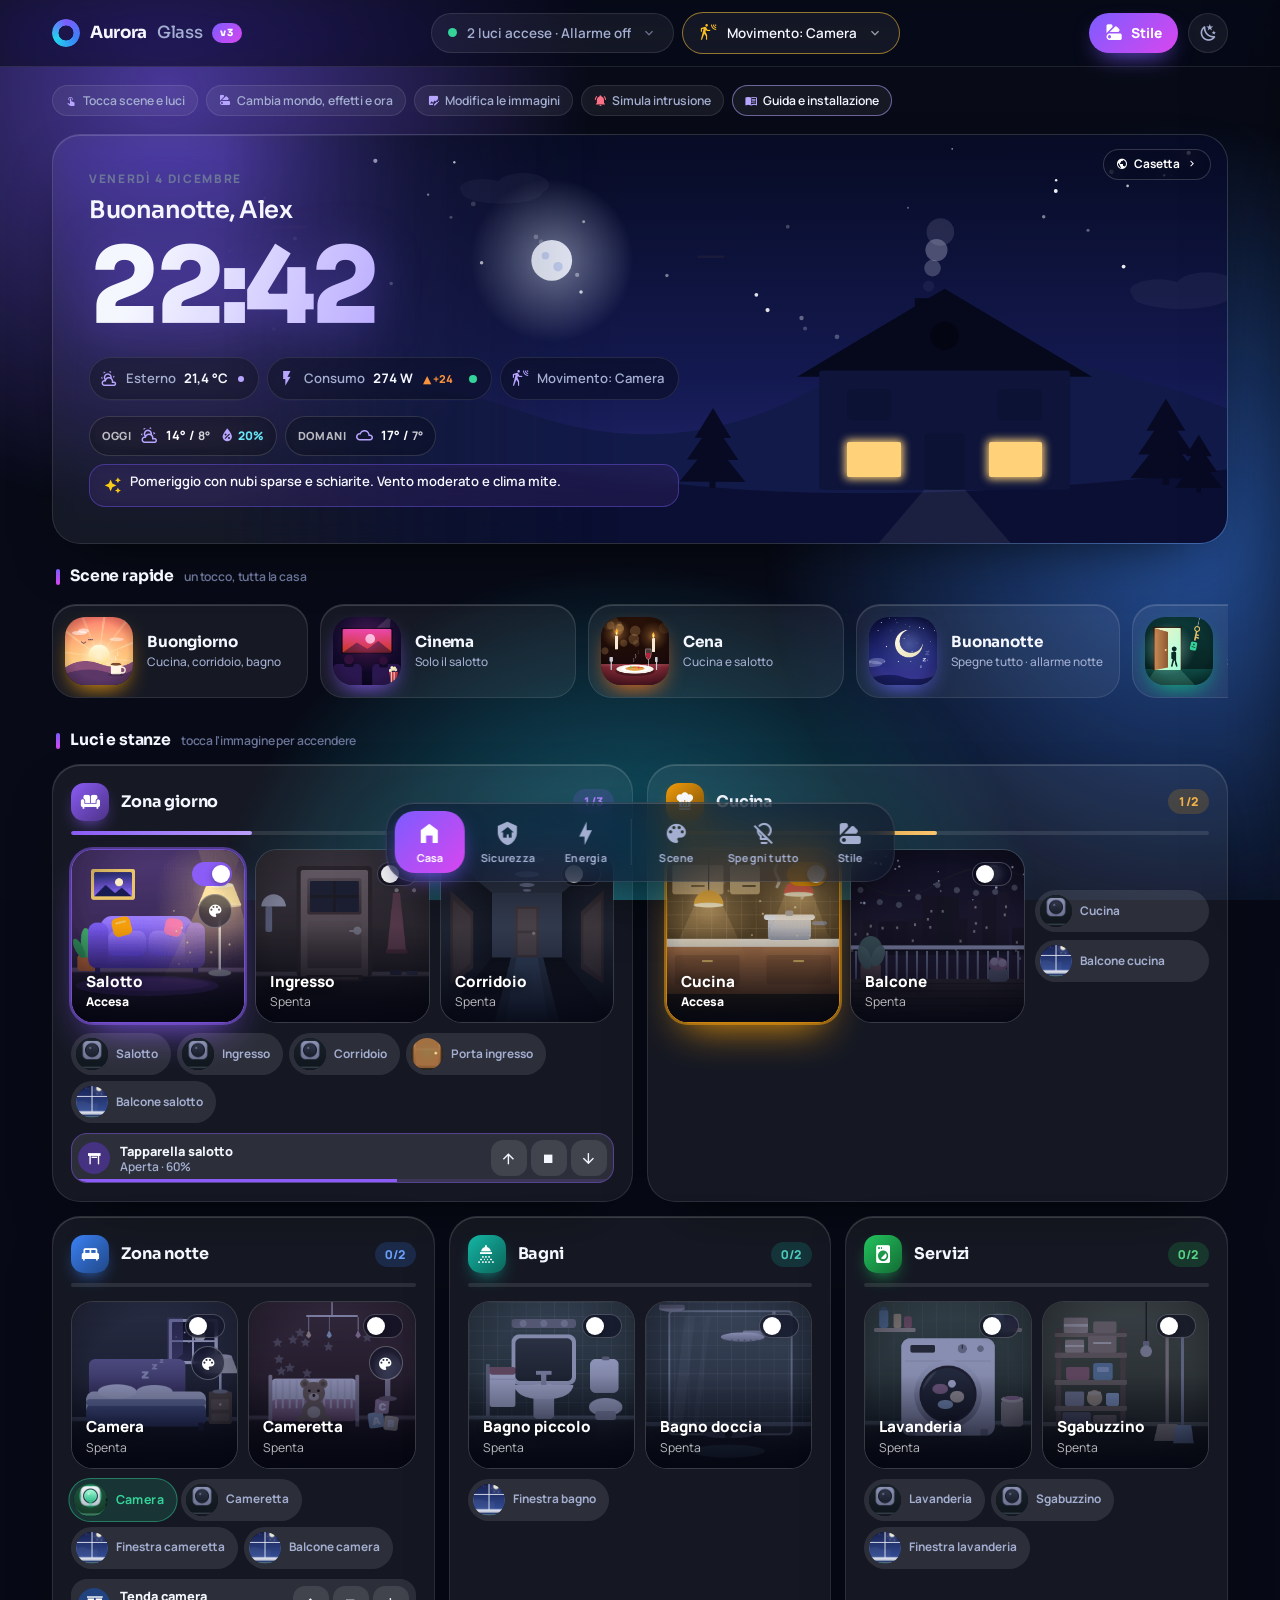
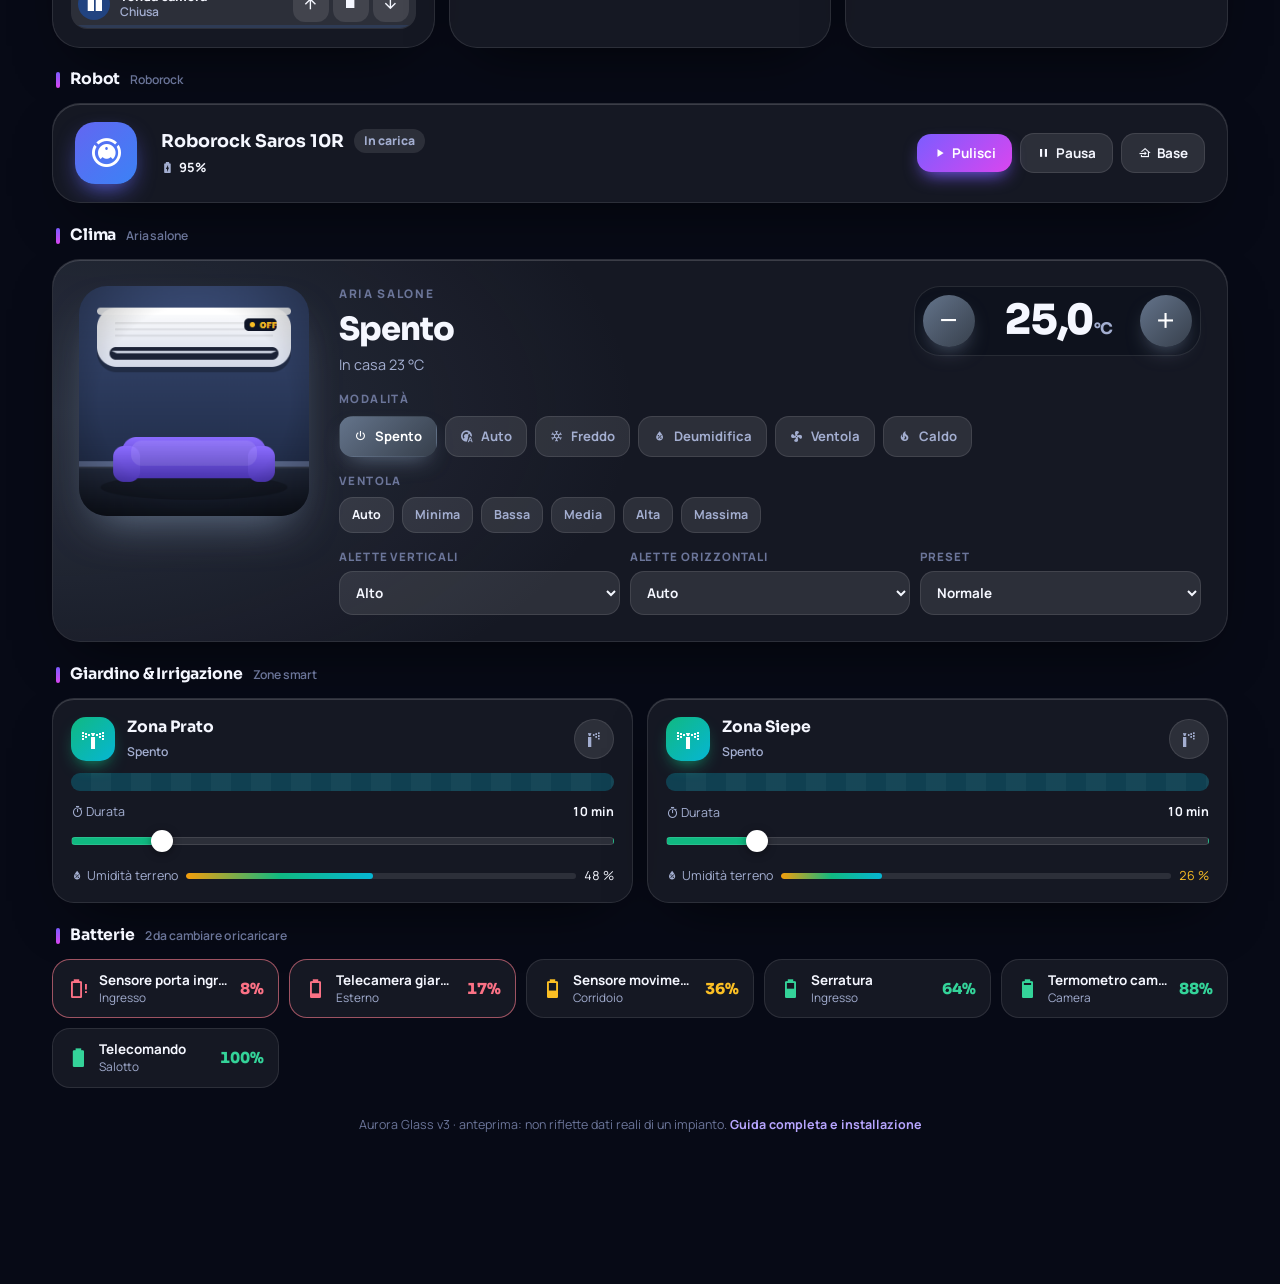
<file: src/index.html>
<!doctype html>
<html lang="it" data-theme="dark" data-alarm="off" data-btn="img">
<head>
<meta charset="utf-8">
<meta name="viewport" content="width=device-width, initial-scale=1, viewport-fit=cover">
<title>Aurora Glass v3</title>
<meta name="description" content="Aurora Glass v3: 10 mondi animati, effetti meteo, pulsanti fatti di immagini e GIF che puoi cambiare.">
<link rel="stylesheet" href="assets/fonts/fonts.css">
<link rel="stylesheet" href="assets/fonts/mdi.css">
<style>
/* ==========================================================================
   AURORA GLASS v3 — "Cielo vivo"
   I colori di tutta l'interfaccia vengono dalla palette dell'ora del giorno
   (js/mondi-base.js). I token sono registrati con @property per scivolare.
   ========================================================================== */
@property --b1 { syntax: '<color>'; inherits: true; initial-value: #7C5CFF; }
@property --b2 { syntax: '<color>'; inherits: true; initial-value: #3B82F6; }
@property --b3 { syntax: '<color>'; inherits: true; initial-value: #22D3EE; }
@property --a1 { syntax: '<color>'; inherits: true; initial-value: #7C5CFF; }
@property --a2 { syntax: '<color>'; inherits: true; initial-value: #D946EF; }
@property --win { syntax: '<color>'; inherits: true; initial-value: #FFD27A; }

:root {
  --ease: cubic-bezier(.16, 1, .3, 1);
  --spring: cubic-bezier(.34, 1.56, .64, 1);
  --font-display: 'Sora', 'Manrope', system-ui, sans-serif;
  --font-ui: 'Manrope', system-ui, -apple-system, 'Segoe UI', sans-serif;
  --ok: #34D399; --warn: #FBBF24; --danger: #FB7185;
  --b1: #7C5CFF; --b2: #3B82F6; --b3: #22D3EE; --a1: #7C5CFF; --a2: #D946EF; --win: #FFD27A;
  transition: --b1 1.6s ease, --b2 1.6s ease, --b3 1.6s ease, --a1 1.6s ease, --a2 1.6s ease, --win 1.6s ease;
  color-scheme: dark;
  --bg: #070A16;
  --surface: rgba(255,255,255,.06);
  --surface-2: rgba(255,255,255,.10);
  --surface-solid: #12172D;
  --border: rgba(255,255,255,.10);
  --hi: rgba(255,255,255,.16);
  --text: #F5F7FF; --dim: #A3AED0; --faint: #6B7599;
  --acc-text: color-mix(in srgb, var(--b1) 55%, #fff);
  --blob-o: .55;
  --shadow: 0 24px 60px -26px rgba(0,0,0,.75);
}
:root[data-theme="light"] {
  color-scheme: light;
  --bg: #EDF0FA;
  --surface: rgba(255,255,255,.68); --surface-2: rgba(20,25,60,.07); --surface-solid: #FFFFFF;
  --border: rgba(20,25,60,.10); --hi: rgba(255,255,255,.95);
  --text: #141838; --dim: #55608A; --faint: #8E97B8;
  --acc-text: color-mix(in srgb, var(--a1) 85%, #000);
  --blob-o: .38;
  --shadow: 0 24px 50px -28px rgba(30,40,90,.38);
  --ok: #059669; --warn: #B45309; --danger: #E11D48;
}
:root[data-alarm="alarm"] { --b1: #F43F5E !important; --b2: #EF4444 !important; --b3: #FB923C !important; --a1: #E11D48 !important; --a2: #F97316 !important; }

* { box-sizing: border-box; }
html { scroll-behavior: smooth; }
body { margin: 0; min-height: 100vh; background: var(--bg); color: var(--text); font-family: var(--font-ui); font-size: 16px; line-height: 1.4; -webkit-font-smoothing: antialiased; overflow-x: hidden; }
button { font: inherit; color: inherit; }
.shell { position: relative; isolation: isolate; min-height: var(--shell-min, 100vh); color: var(--text); font-family: var(--font-ui); font-size: 16px; line-height: 1.4; -webkit-font-smoothing: antialiased; }
.scroll { position: var(--sp, static); inset: 0; overflow: var(--so, visible); scroll-behavior: smooth; }
i.mdi { font-style: normal; }
img { -webkit-user-drag: none; user-select: none; }
[hidden] { display: none !important; }
:focus-visible { outline: 2px solid var(--acc-text); outline-offset: 3px; border-radius: 12px; }

/* ---------- sfondo vivo ---------- */
.bg { position: var(--lp, fixed); inset: 0; z-index: -3; overflow: hidden; background: var(--bg); }
.bg i { position: absolute; width: 74vmax; height: 74vmax; border-radius: 50%; opacity: var(--blob-o); will-change: transform; }
.bg .o1 { left: -24vmax; top: -30vmax; background: radial-gradient(circle, var(--b1), transparent 64%); animation: drift1 30s ease-in-out infinite alternate; }
.bg .o2 { right: -30vmax; top: 8vh; background: radial-gradient(circle, var(--b2), transparent 64%); animation: drift2 38s ease-in-out infinite alternate; }
.bg .o3 { left: 12vw; bottom: -44vmax; background: radial-gradient(circle, var(--b3), transparent 64%); animation: drift3 44s ease-in-out infinite alternate; }
@keyframes drift1 { to { transform: translate(14vw, 12vh) scale(1.15); } }
@keyframes drift2 { to { transform: translate(-16vw, 14vh) scale(.9); } }
@keyframes drift3 { to { transform: translate(18vw, -10vh) scale(1.2); } }
.grain { position: var(--lp, fixed); inset: 0; z-index: -1; pointer-events: none; opacity: .08; mix-blend-mode: overlay; background-image: url("data:image/svg+xml;utf8,<svg xmlns='http://www.w3.org/2000/svg' width='160' height='160'><filter id='n'><feTurbulence type='fractalNoise' baseFrequency='.9' numOctaves='2' stitchTiles='stitch'/></filter><rect width='100%' height='100%' filter='url(%23n)'/></svg>"); }
.fx-page { position: var(--lp, fixed); inset: 0; width: 100%; height: 100%; z-index: -2; pointer-events: none; }
:root[data-theme="light"] .fx-page { filter: drop-shadow(0 0 1.5px rgba(30,50,110,.55)); }
.vignette { position: var(--lp, fixed); inset: 0; z-index: 40; pointer-events: none; background: rgba(214,228,255, calc(var(--flash, 0) * .28)); box-shadow: inset 0 0 0 0 transparent; }
:root[data-alarm="alarm"] .vignette { animation: vig 1.1s ease-in-out infinite; }
@keyframes vig { 0%, 100% { box-shadow: inset 0 0 120px 10px rgba(244,63,94,.0); } 50% { box-shadow: inset 0 0 160px 24px rgba(244,63,94,.38); } }

/* ---------- barra superiore ---------- */
.wrap { width: min(1240px, 100%); margin: 0 auto; padding: 0 clamp(14px, 3vw, 32px); }
.topbar { position: sticky; top: 0; z-index: 30; background: color-mix(in srgb, var(--bg) 58%, transparent); backdrop-filter: blur(16px) saturate(1.5); -webkit-backdrop-filter: blur(16px) saturate(1.5); border-bottom: 1px solid var(--border); }
.topbar .wrap { display: flex; align-items: center; gap: 12px; height: 66px; }
.brand { display: flex; align-items: center; gap: 10px; font-family: var(--font-display); font-weight: 700; letter-spacing: -.02em; font-size: 1.05rem; white-space: nowrap; }
.brand em { font-style: normal; font-weight: 500; color: var(--dim); }
.logo { width: 28px; height: 28px; border-radius: 50%; background: conic-gradient(from 0deg, var(--b1), var(--b2), var(--b3), var(--b1)); -webkit-mask: radial-gradient(farthest-side, transparent 52%, #000 55%); mask: radial-gradient(farthest-side, transparent 52%, #000 55%); animation: spin 7s linear infinite; }
@keyframes spin { to { transform: rotate(360deg); } }
.ver { font-size: .62rem; font-weight: 800; letter-spacing: .08em; color: #fff; padding: 3px 8px; border-radius: 99px; background: linear-gradient(135deg, var(--a1), var(--a2)); }
.status { margin: 0 auto; display: flex; align-items: center; gap: 10px; padding: 8px 16px; border-radius: 99px; background: var(--surface); border: 1px solid var(--border); font-size: .84rem; font-weight: 600; color: var(--dim); min-width: 0; }
.status span#status-text { overflow: hidden; text-overflow: ellipsis; white-space: nowrap; }
/* luci accese e movimento: due pulsanti che aprono una finestra con l'elenco */
.status-row { margin: 0 auto; display: flex; align-items: center; gap: 8px; min-width: 0; }
.status-row .status { margin: 0; cursor: pointer; font: inherit; font-size: .84rem; font-weight: 600; color: var(--dim); transition: color .2s, border-color .2s, background .2s, transform .35s var(--spring); }
.status-row .status:hover { color: var(--text); border-color: var(--acc-text); transform: translateY(-1px); }
.status-row .status[aria-expanded="true"] { color: var(--text); border-color: var(--acc-text); background: var(--surface-2); }
.status-row .status span { overflow: hidden; text-overflow: ellipsis; white-space: nowrap; }
.status .st-ico { display: none; font-size: 1.1rem; color: var(--acc-text); }
.status .st-chev { flex: none; font-size: 1rem; opacity: .6; transition: transform .3s var(--ease); }
.status[aria-expanded="true"] .st-chev { transform: rotate(180deg); }
.status .st-count { display: none; min-width: 20px; height: 20px; padding: 0 6px; border-radius: 99px; place-items: center; font-size: .75rem; font-weight: 800; color: #fff; background: linear-gradient(135deg, var(--a1), var(--a2)); }
.st-motion .st-ico { display: inline-flex; }
.st-motion.st-on { border-color: color-mix(in srgb, var(--warn) 50%, var(--border)); color: var(--text); }
.st-motion.st-on .st-ico { color: var(--warn); animation: wiggle 2.4s ease-in-out infinite; }
.st-motion.st-on .st-count { background: var(--warn); color: #1b1300; }
.st-pop { position: absolute; top: calc(100% + 8px); left: 12px; z-index: 45; width: min(380px, calc(100% - 24px)); max-height: min(70vh, 540px); overflow: auto; padding: 14px; border-radius: 24px; background: color-mix(in srgb, var(--surface-solid) 94%, transparent); border: 1px solid var(--border); box-shadow: var(--shadow), inset 0 1px 0 var(--hi); backdrop-filter: blur(18px) saturate(1.4); -webkit-backdrop-filter: blur(18px) saturate(1.4); animation: rise .35s var(--ease) both; }
.st-pop-head { display: flex; align-items: flex-start; justify-content: space-between; gap: 10px; margin: 2px 2px 12px 4px; }
.st-pop-head h3 { margin: 0; font-family: var(--font-display); font-size: 1rem; letter-spacing: -.01em; }
.st-pop-head small { display: block; margin-top: 2px; color: var(--dim); font-size: .78rem; font-weight: 600; }
.st-pop-head .icon-btn { width: 34px; height: 34px; font-size: 1rem; flex: none; }
.st-list { display: grid; gap: 8px; }
.st-item { display: flex; align-items: center; gap: 12px; width: 100%; padding: 8px 8px 8px 8px; border-radius: 18px; border: 1px solid var(--border); background: var(--surface); color: var(--text); font: inherit; text-align: left; cursor: pointer; transition: transform .35s var(--spring), border-color .2s, background .2s, opacity .3s ease; animation: rise .4s var(--ease) both; animation-delay: calc(var(--i, 0) * 45ms); }
.st-item:hover { transform: translateX(3px); border-color: var(--acc-text); }
.st-still .st-item { animation: none; }
.st-item.going { opacity: 0; transform: translateX(28px) scale(.96); pointer-events: none; }
.st-thumb { flex: none; width: 46px; height: 46px; border-radius: 14px; object-fit: cover; box-shadow: 0 8px 18px -10px rgba(0,0,0,.7); }
.st-txt { min-width: 0; flex: 1; }
.st-txt b { display: block; font-size: .9rem; font-weight: 700; overflow: hidden; text-overflow: ellipsis; white-space: nowrap; }
.st-txt small { display: block; margin-top: 1px; color: var(--dim); font-size: .76rem; font-weight: 600; }
.st-act { flex: none; width: 38px; height: 38px; border-radius: 50%; display: grid; place-items: center; font-size: 1.2rem; color: #fff; background: linear-gradient(135deg, var(--a1), var(--a2)); box-shadow: 0 8px 18px -8px var(--a1); transition: transform .3s var(--spring); }
.st-item:hover .st-act { transform: scale(1.1) rotate(-12deg); }
.st-mdot { flex: none; width: 12px; height: 12px; margin: 0 8px 0 6px; border-radius: 50%; background: var(--faint); }
.st-item.on { border-color: color-mix(in srgb, var(--warn) 55%, var(--border)); background: color-mix(in srgb, var(--warn) 12%, var(--surface)); }
.st-item.on .st-mdot { background: var(--warn); animation: st-ping 1.4s ease-out infinite; }
@keyframes st-ping { 0% { box-shadow: 0 0 0 0 color-mix(in srgb, var(--warn) 65%, transparent); } 100% { box-shadow: 0 0 0 10px transparent; } }
.st-item.na { opacity: .6; }
.st-item .st-go { flex: none; color: var(--faint); font-size: 1.1rem; }
.st-empty { display: grid; place-items: center; gap: 6px; padding: 18px 10px; text-align: center; color: var(--dim); font-size: .86rem; font-weight: 600; }
.st-empty i { font-size: 1.8rem; color: var(--acc-text); }
.st-foot { display: flex; flex-wrap: wrap; gap: 8px; margin-top: 12px; }
.st-foot:empty { display: none; }
.st-foot .btn { flex: 1 1 auto; }
.status .dot { width: 9px; height: 9px; border-radius: 50%; background: var(--ok); flex: none; animation: ping2 2.4s ease-in-out infinite; }
:root[data-alarm="armed"] .status .dot { background: var(--warn); }
:root[data-alarm="alarm"] .status .dot { background: var(--danger); animation-duration: 1s; }
@keyframes ping2 { 0% { transform: scale(1); opacity: 1; } 50% { transform: scale(1.35); opacity: .65; } 100% { transform: scale(1); opacity: 1; } }
.top-actions { display: flex; align-items: center; gap: 10px; }

.style-btn { position: relative; display: inline-flex; align-items: center; gap: 8px; padding: 0 16px; height: 40px; border: 0; border-radius: 99px; cursor: pointer; font-weight: 800; font-size: .86rem; color: #fff; background: linear-gradient(135deg, var(--a1), var(--a2)); box-shadow: 0 10px 24px -10px var(--a1); transition: transform .4s var(--spring); overflow: hidden; }
.style-btn i { font-size: 1.15rem; animation: wiggle 3.2s ease-in-out infinite; }
@keyframes wiggle { 0%, 80%, 100% { transform: rotate(0); } 86% { transform: rotate(-16deg) scale(1.15); } 93% { transform: rotate(14deg) scale(1.15); } }
.style-btn::after { content: ""; position: absolute; inset: 0; background: linear-gradient(105deg, transparent 38%, rgba(255,255,255,.35) 50%, transparent 62%); transform: translateX(-130%); animation: shine 4.5s ease-in-out infinite; }
@keyframes shine { 0%, 55% { transform: translateX(-130%); } 80%, 100% { transform: translateX(130%); } }
.style-btn:hover { transform: translateY(-2px) scale(1.04); }
.style-btn:active { transform: scale(.95); }

.phase { display: flex; align-items: center; gap: 10px; padding: 6px 12px 6px 10px; border-radius: 99px; background: var(--surface); border: 1px solid var(--border); font-size: .78rem; font-weight: 700; color: var(--dim); }
.phase i { font-size: 1.15rem; color: var(--acc-text); }
.phase output { min-width: 3.4em; text-align: right; font-variant-numeric: tabular-nums; color: var(--text); }
input.ph[type=range] { -webkit-appearance: none; appearance: none; width: 100%; height: 6px; border-radius: 99px; outline-offset: 6px; background: linear-gradient(90deg, #1b1f4d, #e0678c 28%, #74bffb 45%, #74bffb 62%, #ea580c 78%, #1b1f4d); }
input.ph[type=range]::-webkit-slider-thumb { -webkit-appearance: none; width: 18px; height: 18px; border-radius: 50%; background: #fff; border: 3px solid var(--a1); box-shadow: 0 2px 8px rgba(0,0,0,.4); cursor: grab; transition: transform .2s var(--spring); }
input.ph[type=range]::-webkit-slider-thumb:hover { transform: scale(1.2); }
input.ph[type=range]::-moz-range-thumb { width: 14px; height: 14px; border-radius: 50%; background: #fff; border: 3px solid var(--a1); cursor: grab; }
.icon-btn { width: 40px; height: 40px; border-radius: 50%; display: grid; place-items: center; cursor: pointer; font-size: 1.2rem; background: var(--surface); border: 1px solid var(--border); color: var(--dim); transition: transform .4s var(--spring), color .2s, border-color .2s; }
.icon-btn:hover { color: var(--text); border-color: var(--acc-text); transform: rotate(18deg) scale(1.08); }
.icon-btn:active { transform: scale(.9); }

/* ---------- hints ---------- */
.hints { display: flex; flex-wrap: wrap; align-items: center; gap: 8px; padding-top: 18px; }
.hint { font-size: .76rem; font-weight: 600; color: var(--dim); padding: 6px 12px; border-radius: 99px; background: var(--surface); border: 1px solid var(--border); display: inline-flex; align-items: center; gap: 6px; }
.hint i { color: var(--acc-text); }
.hint.guide { color: var(--text); text-decoration: none; border-color: color-mix(in srgb, var(--acc-text) 55%, transparent); }
.hint.guide:hover { background: color-mix(in srgb, var(--acc-text) 16%, var(--surface)); }
footer.note a { color: var(--acc-text); font-weight: 700; text-decoration: none; }
button.hint { cursor: pointer; transition: transform .3s var(--spring), border-color .2s, color .2s; }
button.hint:hover { color: var(--text); border-color: var(--acc-text); transform: translateY(-2px); }
button.hint.danger:hover { border-color: var(--danger); }
button.hint.danger i { color: var(--danger); }

/* ---------- card ---------- */
main { display: flex; flex-direction: column; gap: 22px; padding: 18px 0 150px; }
.card { position: relative; border-radius: 28px; background: var(--surface); border: 1px solid var(--border); box-shadow: var(--shadow), inset 0 1px 0 var(--hi); backdrop-filter: blur(14px) saturate(1.3); -webkit-backdrop-filter: blur(14px) saturate(1.3); }
@keyframes rise { from { opacity: 0; transform: translateY(18px) scale(.985); } to { opacity: 1; transform: none; } }
.enter > * { animation: rise .7s var(--ease) both; animation-delay: calc(var(--i, 0) * 70ms); }
.sec-title { display: flex; align-items: center; gap: 10px; margin: 0 0 12px 4px; font-family: var(--font-display); font-weight: 700; font-size: .98rem; letter-spacing: -.01em; }
.sec-title small { font-family: var(--font-ui); font-weight: 600; color: var(--faint); font-size: .76rem; }
.sec-title::before { content: ""; width: 4px; height: 16px; border-radius: 4px; background: linear-gradient(var(--a1), var(--a2)); }

/* ---------- hero con il mondo animato ---------- */
.hero { overflow: hidden; min-height: 290px; display: flex; }
.hero-art { position: absolute; right: 0; bottom: 0; height: 100%; aspect-ratio: 640 / 260; z-index: 0;
  -webkit-mask-image: linear-gradient(90deg, transparent 0%, rgba(0,0,0,.7) 20%, #000 40%); mask-image: linear-gradient(90deg, transparent 0%, rgba(0,0,0,.7) 20%, #000 40%); }
.hero-art img { position: absolute; inset: 0; width: 100%; height: 100%; display: block; opacity: 0; transition: opacity 1.1s ease; }
.hero-art img.show { opacity: 1; }
.wglow { position: absolute; border-radius: 2px; background: var(--win); box-shadow: 0 0 9px 2px var(--win); opacity: 0; transition: opacity .6s ease; pointer-events: none; }
.wglow.on { opacity: 1; }
.fx-hero { position: absolute; inset: 0; width: 100%; height: 100%; z-index: 1; pointer-events: none; }
.hero-body { position: relative; z-index: 2; padding: clamp(22px, 3vw, 36px); display: flex; flex-direction: column; justify-content: center; gap: 4px; }
.hero-tag { position: absolute; z-index: 3; right: 16px; top: 14px; display: inline-flex; align-items: center; gap: 6px; padding: 6px 12px; border-radius: 99px; font-size: .74rem; font-weight: 700; color: #fff; background: rgba(8,10,30,.45); backdrop-filter: blur(8px); border: 1px solid rgba(255,255,255,.18); cursor: pointer; transition: transform .35s var(--spring), background .2s; }
.hero-tag:hover { transform: translateY(-2px); background: rgba(8,10,30,.62); }
.eyebrow { margin: 0; font-size: .74rem; font-weight: 800; letter-spacing: .14em; text-transform: uppercase; color: var(--faint); }
.greet { margin: 2px 0 0; font-family: var(--font-display); font-weight: 600; font-size: clamp(1.1rem, 2.2vw, 1.5rem); letter-spacing: -.02em; }
.clock { font-family: var(--font-display); font-weight: 800; line-height: 1; letter-spacing: -.05em; font-variant-numeric: tabular-nums; font-size: clamp(3.6rem, 9vw, 6.6rem); margin: 4px 0 8px; background: linear-gradient(110deg, var(--text) 10%, var(--acc-text) 55%, var(--a2) 100%); -webkit-background-clip: text; background-clip: text; color: transparent; -webkit-text-fill-color: transparent; filter: drop-shadow(0 6px 24px color-mix(in srgb, var(--a1) 35%, transparent)); }
/* 3.9.1 · i due punti restano fermi: il lampeggio non si vedeva in Chrome (il testo con la sfumatura ignora l'opacità dei figli)
   e teneva un'animazione sempre accesa dentro l'orologio con l'ombra. Le cifre cambiano una volta al minuto (aurora-app.js) */
.clock .colon { display: inline; }
.hero-chips { display: flex; flex-wrap: wrap; gap: 8px; margin-top: 4px; }
.chip { display: inline-flex; align-items: center; gap: 8px; padding: 8px 14px 8px 10px; border-radius: 99px; font-size: .82rem; font-weight: 600; color: var(--dim); background: color-mix(in srgb, var(--bg) 45%, transparent); border: 1px solid var(--border); backdrop-filter: blur(8px); }
.chip i { font-size: 1.1rem; color: var(--acc-text); }
.chip b { color: var(--text); font-weight: 700; }
.chip i.bolt { animation: zap 2.6s ease-in-out infinite; }
@keyframes zap { 0%, 100% { transform: scale(1); } 8% { transform: scale(1.3) rotate(-8deg); } 16% { transform: scale(1); } }

/* ---------- scene rapide (immagini o icone) ---------- */
.scenes { display: flex; overflow-x: auto; scroll-snap-type: x mandatory; gap: 12px; padding: 4px 2px 10px; scrollbar-width: thin; -webkit-overflow-scrolling: touch; }
.scenes::-webkit-scrollbar { height: 6px; }
.scenes::-webkit-scrollbar-track { background: transparent; }
.scenes::-webkit-scrollbar-thumb { background: var(--surface-2); border-radius: 99px; }
.scene { --s1: #fff; --s2: #fff; position: relative; overflow: hidden; display: flex; align-items: center; gap: 14px; min-height: 92px; min-width: clamp(210px, 20vw, 260px); flex: 0 0 auto; scroll-snap-align: start; padding: 12px 16px 12px 12px; border-radius: 24px; background: var(--surface); border: 1px solid var(--border); color: var(--text); text-align: left; cursor: pointer; box-shadow: inset 0 1px 0 var(--hi); transition: transform .45s var(--spring), border-color .25s, box-shadow .4s, background .4s; -webkit-tap-highlight-color: transparent; }
.scene::after { content: ""; position: absolute; inset: 0; pointer-events: none; background: linear-gradient(105deg, transparent 38%, rgba(255,255,255,.2) 50%, transparent 62%); transform: translateX(-130%); transition: transform .9s var(--ease); }
.scene:hover { transform: translateY(-4px); border-color: color-mix(in srgb, var(--s1) 60%, transparent); box-shadow: 0 20px 44px -20px var(--s1), inset 0 1px 0 var(--hi); }
.scene:hover::after { transform: translateX(130%); }
.scene:active { transform: scale(.95); transition-duration: .12s; }
.scene .s-img { flex: none; width: 68px; height: 68px; border-radius: 20px; object-fit: cover; box-shadow: 0 10px 22px -8px var(--s1); transition: transform .6s var(--spring); }
.scene .s-ico { display: none; flex: none; width: 48px; height: 48px; border-radius: 16px; place-items: center; font-size: 1.55rem; color: #fff; background: linear-gradient(135deg, var(--s1), var(--s2)); box-shadow: 0 10px 22px -8px var(--s1); }
.scene:hover .s-img { transform: scale(1.08) rotate(-3deg); }
.scene b { display: block; font-family: var(--font-display); font-size: .95rem; font-weight: 700; letter-spacing: -.01em; }
.scene small { display: block; color: var(--dim); font-size: .74rem; font-weight: 500; margin-top: 2px; }
.scene.active { background: linear-gradient(135deg, color-mix(in srgb, var(--s1) 34%, transparent), color-mix(in srgb, var(--s2) 24%, transparent)); border-color: color-mix(in srgb, var(--s1) 70%, transparent); box-shadow: 0 18px 40px -22px var(--s1), inset 0 1px 0 var(--hi); }
.spark { position: var(--lp, fixed); width: 7px; height: 7px; border-radius: 50%; pointer-events: none; z-index: 70; }

/* ---------- stanze e luci (immagini) ---------- */
.rooms { display: grid; grid-template-columns: repeat(6, minmax(0, 1fr)); gap: 14px; }
.room { --room: #8B5CF6; padding: 18px; display: flex; flex-direction: column; gap: 14px; overflow: hidden; }
.room.w3 { grid-column: span 3; } .room.w2 { grid-column: span 2; }
.room-head { display: flex; align-items: center; gap: 12px; position: relative; }
.r-ico { width: 38px; height: 38px; border-radius: 13px; display: grid; place-items: center; font-size: 1.3rem; color: #fff; background: linear-gradient(135deg, var(--room), color-mix(in srgb, var(--room) 55%, #000)); box-shadow: 0 8px 18px -8px var(--room); }
.room-head h3 { margin: 0; font-family: var(--font-display); font-size: 1rem; font-weight: 700; letter-spacing: -.01em; }
.room-head .count { margin-left: auto; font-size: .76rem; font-weight: 800; padding: 4px 10px; border-radius: 99px; background: color-mix(in srgb, var(--room) 18%, transparent); color: color-mix(in srgb, var(--room) 75%, var(--text)); font-variant-numeric: tabular-nums; }
.bar { height: 4px; border-radius: 4px; background: var(--surface-2); overflow: hidden; margin-top: -4px; }
.bar i { display: block; height: 100%; width: 0; border-radius: 4px; background: linear-gradient(90deg, var(--room), color-mix(in srgb, var(--room) 60%, #fff)); transition: width .7s var(--ease); }
.room-body { display: grid; gap: 10px; align-content: start; }
.w3 .room-body { grid-template-columns: repeat(3, minmax(0, 1fr)); }
.w2 .room-body { grid-template-columns: repeat(2, minmax(0, 1fr)); }

.orb { position: relative; overflow: hidden; aspect-ratio: 1 / 1; padding: 0; border-radius: 22px; text-align: left; cursor: pointer; background: var(--surface); border: 1px solid var(--border); color: #fff; transition: transform .45s var(--spring), border-color .45s, box-shadow .45s; -webkit-tap-highlight-color: transparent; }
.orb .o-img { position: absolute; inset: 0; width: 100%; height: 100%; object-fit: cover; transition: transform .7s var(--ease); }
.orb:hover { transform: translateY(-3px); border-color: color-mix(in srgb, var(--room) 60%, var(--border)); }
.orb:hover .o-img { transform: scale(1.06); }
.orb:active { transform: scale(.94); transition-duration: .1s; }
.orb.pop { animation: pop .55s var(--spring); }
@keyframes pop { 0% { transform: scale(1); } 35% { transform: scale(.92); } 70% { transform: scale(1.05); } 100% { transform: scale(1); } }
.o-shade { position: absolute; inset: auto 0 0 0; height: 56%; background: linear-gradient(to top, rgba(4,6,18,.86), transparent); pointer-events: none; }
/* livello di luminosità: barretta in fondo al pulsante, solo per le luci regolabili accese */
.orb .o-lvl { position: absolute; left: 0; bottom: 0; height: 4px; width: var(--lvl, 0%); background: linear-gradient(90deg, var(--room), color-mix(in srgb, var(--room) 55%, #fff)); box-shadow: 0 0 10px var(--room); opacity: 0; transition: width .5s var(--ease), opacity .3s; z-index: 3; pointer-events: none; }
.orb.lvl .o-lvl { opacity: 1; }
.o-ico { display: none; position: relative; width: 46px; height: 46px; border-radius: 15px; place-items: center; font-size: 1.6rem; background: var(--surface-2); color: var(--dim); transition: background .4s, color .4s; }
.o-txt { position: absolute; left: 14px; right: 14px; bottom: 12px; display: flex; flex-direction: column; z-index: 2; }
.o-name { font-weight: 800; font-size: .95rem; text-shadow: 0 1px 6px rgba(0,0,0,.5); }
.o-state { font-size: .76rem; color: rgba(255,255,255,.72); margin-top: 1px; }
.orb .sw { position: absolute; top: 12px; right: 12px; width: 40px; height: 24px; border-radius: 99px; background: rgba(8,10,30,.55); border: 1px solid rgba(255,255,255,.22); backdrop-filter: blur(6px); transition: background .35s; z-index: 2; }
.orb .sw::after { content: ""; position: absolute; top: 2px; left: 3px; width: 18px; height: 18px; border-radius: 50%; background: #fff; box-shadow: 0 2px 6px rgba(0,0,0,.35); transition: transform .5s var(--spring); }
.orb[aria-pressed="true"] { border-color: color-mix(in srgb, var(--room) 80%, transparent); box-shadow: 0 0 0 2px color-mix(in srgb, var(--room) 50%, transparent), 0 20px 40px -18px var(--room); }
.orb[aria-pressed="true"] .o-state { color: #fff; font-weight: 800; }
.orb[aria-pressed="true"] .sw { background: var(--room); border-color: transparent; }
.orb[aria-pressed="true"] .sw::after { transform: translateX(16px); }

.sensors { display: flex; flex-wrap: wrap; gap: 6px; }
.tsens .t-ph { width: 32px; height: 32px; border-radius: 50%; display: grid; place-items: center; flex: none; color: #fff; font-size: 1rem; background: color-mix(in srgb, #22C55E 40%, #0b1020); }
.tsens[data-lvl="cold"] .t-ph { background: color-mix(in srgb, #38BDF8 50%, #0b1020); }
.tsens[data-lvl="warm"] .t-ph { background: color-mix(in srgb, #F97316 55%, #0b1020); }
.tsens .t-ph i { display: inline-block; margin: 0; font-size: 1rem; }
.tsens b { color: var(--text); font-weight: 800; font-variant-numeric: tabular-nums; }
.room.nolights .count, .room.nolights .bar { display: none; }
/* 3.9.0 · tapparelle e tende: una riga per tapparella con nome, stato, tasti su / stop / giù e la posizione in basso */
.covers { grid-column: 1 / -1; display: grid; gap: 6px; }
.cv-row { position: relative; display: flex; align-items: center; gap: 8px; padding: 6px; border-radius: 16px; background: var(--surface-2); border: 1px solid transparent; overflow: hidden; transition: border-color .3s; }
.cv-row.is-open { border-color: color-mix(in srgb, var(--room) 45%, transparent); }
.cv-main { flex: 1 1 auto; min-width: 0; display: flex; align-items: center; gap: 10px; padding: 0; border: 0; background: none; color: inherit; font: inherit; text-align: left; cursor: pointer; }
.cv-ic { width: 32px; height: 32px; border-radius: 50%; display: grid; place-items: center; flex: none; color: #fff; font-size: 1.05rem; background: color-mix(in srgb, var(--room) 45%, #0b1020); }
.cv-ic i { margin: 0; }
.cv-txt { display: grid; min-width: 0; line-height: 1.25; }
.cv-txt b { font-size: .8rem; font-weight: 800; color: var(--text); white-space: nowrap; overflow: hidden; text-overflow: ellipsis; }
.cv-txt small { font-size: .75rem; font-weight: 600; color: var(--dim); font-variant-numeric: tabular-nums; }
.cv-row.na .cv-txt small { color: var(--warn); }
.cv-btns { display: flex; gap: 4px; flex: none; }
.cv-b { width: 36px; height: 36px; border-radius: 12px; display: grid; place-items: center; padding: 0; border: 1px solid transparent; background: var(--surface-2); color: var(--text); font-size: 1.05rem; cursor: pointer; transition: background .2s, color .2s; }
.cv-b:hover:not(:disabled) { background: color-mix(in srgb, var(--room) 35%, transparent); }
.cv-b.on { background: var(--room); color: #fff; }
.cv-b:disabled { opacity: .4; cursor: default; }
.cv-b i { margin: 0; }
.cv-b[hidden], .cv-bar[hidden] { display: none; }
.cv-bar { position: absolute; left: 0; right: 0; bottom: 0; height: 3px; background: color-mix(in srgb, var(--room) 15%, transparent); }
.cv-bar i { display: block; height: 100%; width: 0; background: var(--room); transition: width .3s; }
@media (prefers-reduced-motion: no-preference) {
  .cv-row[data-moving="up"] .cv-ic, .cv-row[data-moving="down"] .cv-ic { animation: cvMove 1.2s ease-in-out infinite; }
}
@keyframes cvMove { 50% { opacity: .55; } }
.rooms.auto { display: flex; flex-wrap: wrap; }
.rooms.auto .room { flex: var(--n, 2) 1 calc(var(--n, 2) * 170px); min-width: min(100%, 290px); }
.rooms.auto .room-body { grid-template-columns: repeat(var(--n, 2), minmax(0, 1fr)); }
.rooms.auto .sensors.strip { grid-column: 1 / -1; }
.rooms { grid-auto-flow: row dense; }
.w3 .sensors.strip, .w2 .sensors.strip { grid-column: 1 / -1; }
.sens { display: inline-flex; align-items: center; gap: 8px; padding: 4px 12px 4px 4px; border-radius: 99px; font-size: .74rem; font-weight: 700; color: var(--dim); background: var(--surface-2); border: 1px solid transparent; transition: background .3s, color .3s, border-color .3s, transform .35s var(--spring); position: relative; }
.sens .s-ph { position: relative; width: 32px; height: 32px; border-radius: 50%; overflow: hidden; flex: none; background: #0b1020; }
.sens .s-ph img { position: absolute; inset: 0; width: 100%; height: 100%; object-fit: cover; transform: scale(1.75); }
.sens > i { display: none; font-size: .95rem; margin-left: 6px; }
.sens.active { color: var(--ok); background: color-mix(in srgb, var(--ok) 15%, transparent); border-color: color-mix(in srgb, var(--ok) 45%, transparent); transform: scale(1.05); }
.sens-cell { display: flex; flex-direction: column; gap: 8px; justify-content: center; }

/* ---------- sicurezza ---------- */
.alert { display: flex; align-items: center; gap: 14px; padding: 14px 18px; border-radius: 22px; color: #fff; font-weight: 700; background: linear-gradient(100deg, #E11D48, #F97316); box-shadow: 0 16px 40px -14px #E11D48; animation: rise .5s var(--spring) both; }
.alert i { font-size: 1.6rem; animation: shake .7s ease-in-out infinite; }
@keyframes shake { 0%, 100% { transform: rotate(0); } 25% { transform: rotate(-12deg); } 75% { transform: rotate(12deg); } }
.alert span { flex: 1; }
.alert button { border: 0; border-radius: 14px; padding: 10px 16px; font-weight: 800; cursor: pointer; background: #fff; color: #BE123C; transition: transform .3s var(--spring); }
.alert button:hover { transform: scale(1.06); }
.alarm { --al: var(--ok); display: grid; grid-template-columns: auto 1fr auto; align-items: center; gap: clamp(18px, 3vw, 34px); padding: clamp(20px, 3vw, 30px); overflow: hidden; transition: border-color .6s; }
.alarm[data-state="armed"] { --al: var(--warn); }
.alarm[data-state="alarm"] { --al: var(--danger); border-color: color-mix(in srgb, var(--danger) 70%, transparent); }
.alarm::before { content: ""; position: absolute; inset: 0; pointer-events: none; background: radial-gradient(90% 140% at 0% 50%, color-mix(in srgb, var(--al) 26%, transparent), transparent 62%); transition: background .6s; }
.shield { position: relative; width: 132px; height: 132px; border-radius: 30px; overflow: hidden; box-shadow: 0 18px 40px -14px var(--al); cursor: default; }
.shield img { width: 100%; height: 100%; object-fit: cover; display: block; }
.alarm-txt { position: relative; min-width: 0; }
.alarm-txt .eyebrow { color: var(--dim); }
.alarm-txt h2 { margin: 4px 0 6px; font-family: var(--font-display); font-weight: 800; font-size: clamp(1.5rem, 3.4vw, 2.3rem); letter-spacing: -.03em; }
.alarm-txt p.d { margin: 0; color: var(--dim); font-size: .92rem; max-width: 46ch; }
.seg { position: relative; display: flex; padding: 5px; border-radius: 20px; background: color-mix(in srgb, var(--bg) 40%, transparent); border: 1px solid var(--border); }
.seg-pill { position: absolute; top: 5px; bottom: 5px; left: 5px; width: 90px; border-radius: 15px; background: linear-gradient(135deg, var(--al), color-mix(in srgb, var(--al) 55%, #000)); box-shadow: 0 8px 20px -8px var(--al); transition: transform .55s var(--spring), width .55s var(--spring), opacity .3s, background .5s; }
.seg button { position: relative; z-index: 1; border: 0; background: transparent; padding: 14px 20px; border-radius: 15px; font-weight: 700; font-size: .88rem; color: var(--dim); cursor: pointer; transition: color .25s; white-space: nowrap; }
.seg button[aria-pressed="true"] { color: #fff; }
.seg button:not([aria-pressed="true"]):hover { color: var(--text); }
.grid2 { display: grid; grid-template-columns: 1fr 1fr; gap: 14px; }
.grid2:has(> .panel[hidden]) { grid-template-columns: 1fr; }
.panel { padding: 20px; }
.panel h3 { margin: 0 0 4px; font-family: var(--font-display); font-size: 1rem; font-weight: 700; display: flex; align-items: center; gap: 8px; }
.panel .sub { margin: 0 0 14px; color: var(--dim); font-size: .82rem; }
.tiles { display: grid; grid-template-columns: repeat(auto-fill, minmax(104px, 1fr)); gap: 10px; }
.stile { position: relative; overflow: hidden; display: flex; flex-direction: column; border: 1px solid var(--border); border-radius: 20px; padding: 0; background: var(--surface-2); color: var(--text); cursor: pointer; text-align: left; transition: transform .4s var(--spring), border-color .3s, box-shadow .3s; }
.stile .st-img { width: 100%; aspect-ratio: 1 / 1; object-fit: cover; display: block; }
.stile .st-ico { display: none; margin: 10px 0 0 10px; font-size: 1.5rem; color: var(--dim); }
.stile .st-txt { padding: 8px 10px 10px; display: flex; flex-direction: column; }
.stile .st-name { font-weight: 800; font-size: .8rem; }
.stile .st-state { font-size: .7rem; color: var(--dim); font-weight: 600; }
.stile:hover { transform: translateY(-3px); }
.stile.active, .stile.open { border-color: color-mix(in srgb, var(--ok) 60%, transparent); box-shadow: 0 14px 30px -16px var(--ok); }
.stile.active .st-state { color: var(--ok); }
.stile.open { border-color: color-mix(in srgb, var(--warn) 65%, transparent); box-shadow: 0 14px 30px -16px var(--warn); }
.stile.open .st-state { color: var(--warn); }
.cams { display: grid; grid-template-columns: repeat(2, minmax(0, 1fr)); gap: 14px; }
.cam { min-width: 0; }
.cam { padding: 14px; display: flex; flex-direction: column; gap: 10px; }
.cam h4 { margin: 2px 4px 0; font-family: var(--font-display); font-size: .92rem; font-weight: 700; }
.feed { position: relative; overflow: hidden; border-radius: 20px; aspect-ratio: 16 / 8.5; background: repeating-linear-gradient(0deg, rgba(255,255,255,.04) 0 1px, transparent 1px 4px), radial-gradient(120% 90% at 30% 20%, color-mix(in srgb, var(--b1) 60%, #10142e), transparent 70%), linear-gradient(135deg, #141a3a, color-mix(in srgb, var(--b3) 40%, #0b0f24)); }
.feed::before { content: ""; position: absolute; inset: -20% -60%; background: linear-gradient(115deg, transparent 42%, rgba(255,255,255,.14) 50%, transparent 58%); animation: sweep 6s ease-in-out infinite; }
@keyframes sweep { 0%, 100% { transform: translateX(-40%); } 50% { transform: translateX(40%); } }
.live { position: absolute; top: 12px; left: 12px; display: flex; align-items: center; gap: 7px; padding: 4px 10px; border-radius: 99px; background: rgba(0,0,0,.4); color: #fff; font-size: .66rem; font-weight: 800; letter-spacing: .08em; }
.live::before { content: ""; width: 7px; height: 7px; border-radius: 50%; background: #FF4D6A; animation: ping2 1.4s ease-in-out infinite; }
.stamp { position: absolute; right: 12px; bottom: 10px; color: rgba(255,255,255,.8); font-size: .7rem; font-weight: 700; font-variant-numeric: tabular-nums; text-shadow: 0 1px 4px rgba(0,0,0,.6); }

/* ---------- telecamere: faretto e sirena ---------- */
.cam-actions { display: flex; align-items: center; gap: 8px; margin-top: 6px; }
.cam-act-btn { flex: 1; min-width: 0; display: inline-flex; align-items: center; justify-content: center; gap: 6px; padding: 8px 12px; border-radius: 14px; font-size: .78rem; font-weight: 700; border: 1px solid var(--border); background: var(--surface-2); color: var(--dim); cursor: pointer; transition: all .25s var(--spring); }
.cam-act-btn:hover { color: var(--text); border-color: var(--acc-text); transform: translateY(-1px); }
.cam-act-btn.active { background: color-mix(in srgb, var(--warn) 22%, var(--surface-2)); border-color: var(--warn); color: var(--warn); }
.cam-act-btn.siren-btn.active { background: color-mix(in srgb, var(--danger) 25%, var(--surface-2)); border-color: var(--danger); color: #fff; animation: shake .7s ease-in-out infinite; }

/* ---------- modalità icone MDI (senza foto) ---------- */
:root[data-btn="icon"] .scene .s-img, :root[data-btn="icon"] .orb .o-img, :root[data-btn="icon"] .o-shade,
.orb.icon-only .o-img, .orb.icon-only .o-shade { display: none !important; }
:root[data-btn="icon"] .scene .s-ico, :root[data-btn="icon"] .orb .o-ico,
.orb.icon-only .o-ico { display: grid !important; }
:root[data-btn="icon"] .orb, .orb.icon-only {
  display: flex !important; flex-direction: column !important; justify-content: space-between !important;
  padding: 16px !important; aspect-ratio: 1 / 1 !important;
  background: radial-gradient(120% 120% at 50% 20%, color-mix(in srgb, var(--room) 14%, var(--surface)), var(--surface)) !important;
}
:root[data-btn="icon"] .orb .o-ico, .orb.icon-only .o-ico {
  width: 52px; height: 52px; border-radius: 18px; font-size: 2rem;
  background: var(--surface-2); color: var(--dim);
  transition: all .4s var(--spring);
}
:root[data-btn="icon"] .orb[aria-pressed="true"] .o-ico, .orb.icon-only[aria-pressed="true"] .o-ico {
  background: linear-gradient(135deg, var(--room), color-mix(in srgb, var(--room) 60%, #000));
  color: #fff;
  box-shadow: 0 0 24px -2px var(--room), 0 10px 20px -6px var(--room);
  transform: scale(1.06);
}
:root[data-btn="icon"] .orb .o-txt, .orb.icon-only .o-txt { position: static !important; }
:root[data-btn="icon"] .orb .o-name, .orb.icon-only .o-name { text-shadow: none !important; }
:root[data-btn="icon"] .orb .o-state, .orb.icon-only .o-state { color: var(--dim) !important; }
:root[data-btn="icon"] .orb[aria-pressed="true"] .o-state, .orb.icon-only[aria-pressed="true"] .o-state { color: color-mix(in srgb, var(--room) 70%, var(--text)) !important; }

/* ---------- modalità compatta (solo icone) ---------- */
:root[data-btn="compact"] .scene .s-img, :root[data-btn="compact"] .orb .o-img, :root[data-btn="compact"] .o-shade, :root[data-btn="compact"] .sens .s-ph, :root[data-btn="compact"] .stile .st-img { display: none; }
:root[data-btn="compact"] .scene .s-ico, :root[data-btn="compact"] .o-ico, :root[data-btn="compact"] .stile .st-ico { display: grid; }
:root[data-btn="compact"] .sens > i { display: inline-block; }
:root[data-btn="compact"] .sens { padding: 6px 12px; }
:root[data-btn="compact"] .orb { aspect-ratio: auto; min-height: 112px; padding: 14px; display: flex; flex-direction: column; justify-content: space-between; color: var(--text); }
:root[data-btn="compact"] .o-txt { position: static; }
:root[data-btn="compact"] .o-name { text-shadow: none; }
:root[data-btn="compact"] .o-state { color: var(--dim); }
:root[data-btn="compact"] .orb[aria-pressed="true"] { background: linear-gradient(160deg, color-mix(in srgb, var(--room) 26%, transparent), color-mix(in srgb, var(--room) 6%, transparent)); }
:root[data-btn="compact"] .orb[aria-pressed="true"] .o-ico { background: var(--room); color: #fff; }
:root[data-btn="compact"] .orb[aria-pressed="true"] .o-state { color: color-mix(in srgb, var(--room) 70%, var(--text)); }

/* ---------- dock ---------- */
.dock { position: var(--lp, fixed); left: 50%; bottom: max(18px, env(safe-area-inset-bottom)); transform: translateX(-50%); z-index: 35; display: flex; align-items: flex-end; gap: 6px; padding: 8px; border-radius: 28px; background: color-mix(in srgb, var(--surface-solid) 62%, transparent); border: 1px solid var(--border); backdrop-filter: blur(22px) saturate(1.6); -webkit-backdrop-filter: blur(22px) saturate(1.6); box-shadow: 0 24px 60px -16px rgba(0,0,0,.6), inset 0 1px 0 var(--hi); }
.dock button { position: relative; display: flex; flex-direction: column; align-items: center; gap: 3px; min-width: 70px; padding: 10px 10px 8px; border: 0; border-radius: 20px; background: transparent; color: var(--dim); cursor: pointer; transform-origin: bottom center; transition: transform .4s var(--spring), color .2s, background .3s; -webkit-tap-highlight-color: transparent; }
.dock button i { font-size: 1.6rem; line-height: 1; }
.dock button span { font-size: .68rem; font-weight: 700; letter-spacing: .02em; white-space: nowrap; }
.dock button:hover { transform: translateY(-8px) scale(1.18); color: var(--text); }
.dock button:hover + button, .dock button:has(+ button:hover) { transform: translateY(-3px) scale(1.07); }
.dock button:active { transform: translateY(-2px) scale(.95); transition-duration: .1s; }
.dock button[aria-current="page"] { color: #fff; background: linear-gradient(135deg, var(--a1), var(--a2)); box-shadow: 0 10px 24px -8px var(--a1); }
.dock .sep { width: 1px; align-self: stretch; margin: 8px 4px; background: var(--border); }
.toast { position: var(--lp, fixed); left: 50%; bottom: 128px; z-index: 80; transform: translate(-50%, 24px) scale(.96); opacity: 0; pointer-events: none; display: flex; align-items: center; gap: 10px; padding: 12px 18px; border-radius: 99px; font-weight: 700; font-size: .88rem; background: var(--surface-solid); border: 1px solid var(--border); box-shadow: 0 18px 40px -12px rgba(0,0,0,.55); transition: transform .5s var(--spring), opacity .3s; max-width: calc(100vw - 28px); }
.toast.show { transform: translate(-50%, 0) scale(1); opacity: 1; }
.toast i { font-size: 1.25rem; color: var(--ok); }
footer.note { text-align: center; color: var(--faint); font-size: .78rem; padding: 6px 0 0; }

/* ---------- pannello Stile ---------- */
.scrim { position: var(--lp, fixed); inset: 0; z-index: 50; background: rgba(4,6,18,.5); backdrop-filter: blur(3px); opacity: 0; pointer-events: none; transition: opacity .4s ease; }
.scrim.open { opacity: 1; pointer-events: auto; }
.drawer { position: var(--lp, fixed); top: 0; right: 0; bottom: 0; z-index: 55; width: min(430px, 100vw); display: flex; flex-direction: column; background: color-mix(in srgb, var(--surface-solid) 86%, transparent); backdrop-filter: blur(26px) saturate(1.5); -webkit-backdrop-filter: blur(26px) saturate(1.5); border-left: 1px solid var(--border); box-shadow: -30px 0 80px -30px rgba(0,0,0,.6); transform: translateX(104%); transition: transform .6s var(--ease); }
.drawer.open { transform: none; }
.dr-head { display: flex; align-items: center; gap: 12px; padding: 18px 20px 12px; }
.dr-head h2 { margin: 0; font-family: var(--font-display); font-size: 1.15rem; font-weight: 800; letter-spacing: -.02em; flex: 1; }
.dr-body { flex: 1; overflow-y: auto; padding: 4px 20px 26px; display: flex; flex-direction: column; gap: 22px; }
.dr-sec h3 { margin: 0 0 10px; font-family: var(--font-display); font-size: .85rem; letter-spacing: .02em; display: flex; align-items: center; gap: 8px; }
.dr-sec h3 small { font-family: var(--font-ui); font-weight: 600; color: var(--faint); }
.worlds { display: grid; grid-template-columns: 1fr 1fr; gap: 10px; }
.wcard { position: relative; overflow: hidden; padding: 0; border: 2px solid transparent; border-radius: 18px; background: var(--surface-2); cursor: pointer; text-align: left; transition: transform .4s var(--spring), border-color .3s, box-shadow .3s; }
.wcard img { display: block; width: 100%; aspect-ratio: 640 / 260; object-fit: cover; }
.wcard span { position: absolute; left: 0; right: 0; bottom: 0; padding: 18px 10px 8px; font-weight: 800; font-size: .8rem; color: #fff; background: linear-gradient(to top, rgba(4,6,18,.8), transparent); display: flex; align-items: center; gap: 6px; }
.wcard:hover { transform: translateY(-3px) scale(1.02); }
.wcard.sel { border-color: var(--acc-text); box-shadow: 0 12px 30px -12px var(--a1); }
.wcard.sel::after { content: "\2713"; font-weight: 900; position: absolute; top: 8px; right: 8px; width: 24px; height: 24px; display: grid; place-items: center; border-radius: 50%; background: linear-gradient(135deg, var(--a1), var(--a2)); color: #fff; font-size: 1rem; }
.fxgrid { display: grid; grid-template-columns: repeat(3, 1fr); gap: 8px; }
.fxchip { display: flex; flex-direction: column; align-items: center; gap: 4px; padding: 12px 6px 10px; border: 1px solid var(--border); border-radius: 16px; background: var(--surface-2); color: var(--dim); font-size: .72rem; font-weight: 700; cursor: pointer; text-align: center; transition: transform .35s var(--spring), border-color .25s, background .25s, color .25s; }
.fxchip i { font-size: 1.5rem; }
.fxchip:hover { transform: translateY(-2px); color: var(--text); }
.fxchip.sel { color: #fff; background: linear-gradient(135deg, var(--a1), var(--a2)); border-color: transparent; box-shadow: 0 10px 22px -10px var(--a1); }
.row { display: flex; align-items: center; gap: 12px; padding: 10px 12px; border-radius: 16px; background: var(--surface-2); font-size: .84rem; font-weight: 700; }
.row small { display: block; font-weight: 500; color: var(--dim); font-size: .72rem; }
.row .grow { flex: 1; }
.toggle { position: relative; width: 44px; height: 26px; border-radius: 99px; border: 0; background: rgba(120,130,170,.35); cursor: pointer; flex: none; transition: background .3s; }
.toggle::after { content: ""; position: absolute; top: 3px; left: 3px; width: 20px; height: 20px; border-radius: 50%; background: #fff; box-shadow: 0 2px 6px rgba(0,0,0,.35); transition: transform .45s var(--spring); }
.toggle[aria-pressed="true"] { background: linear-gradient(135deg, var(--a1), var(--a2)); }
.toggle[aria-pressed="true"]::after { transform: translateX(18px); }
.segm { display: flex; padding: 4px; border-radius: 14px; background: var(--surface-2); gap: 2px; }
.segm button { flex: 1; border: 0; background: transparent; padding: 9px 10px; border-radius: 11px; font-weight: 700; font-size: .8rem; color: var(--dim); cursor: pointer; transition: background .3s, color .3s; }
.segm button[aria-pressed="true"] { color: #fff; background: linear-gradient(135deg, var(--a1), var(--a2)); }
.btn { display: inline-flex; align-items: center; justify-content: center; gap: 8px; border: 0; border-radius: 14px; padding: 12px 16px; font-weight: 800; font-size: .86rem; cursor: pointer; color: #fff; background: linear-gradient(135deg, var(--a1), var(--a2)); transition: transform .35s var(--spring); }
.btn:hover { transform: translateY(-2px); } .btn:active { transform: scale(.96); }
.btn.ghost { color: var(--text); background: var(--surface-2); border: 1px solid var(--border); }
.btn.wide { width: 100%; }

/* ---------- modalità modifica + editor immagini ---------- */
.edit-banner { position: sticky; top: 66px; z-index: 29; }
.edit-banner .wrap { padding-top: 10px; }
.edit-banner .in { display: flex; align-items: center; gap: 12px; padding: 10px 14px; border-radius: 18px; font-weight: 700; font-size: .86rem; color: #fff; background: linear-gradient(100deg, var(--a1), var(--a2)); box-shadow: 0 14px 30px -14px var(--a1); animation: rise .5s var(--spring) both; }
.edit-banner .in i { font-size: 1.3rem; }
.edit-banner .in span { flex: 1; }
.edit-banner .in button { border: 0; border-radius: 12px; padding: 8px 14px; font-weight: 800; cursor: pointer; background: #fff; color: #1b1740; }
.edit-badge { display: none; position: absolute; top: 8px; left: 8px; width: 28px; height: 28px; border-radius: 50%; place-items: center; font-size: .95rem; color: #fff; z-index: 6; background: linear-gradient(135deg, var(--a1), var(--a2)); box-shadow: 0 6px 14px -4px var(--a1); animation: pulse-b 1.6s ease-in-out infinite; pointer-events: none; }
@keyframes pulse-b { 50% { transform: scale(1.14); } }
:root[data-edit="1"] [data-img] { outline: 2px dashed color-mix(in srgb, var(--acc-text) 80%, transparent); outline-offset: 2px; cursor: copy !important; }
:root[data-edit="1"] .edit-badge { display: grid; }
:root[data-edit="1"] .sens .edit-badge { top: -6px; left: -6px; width: 20px; height: 20px; font-size: .7rem; }
:root[data-edit="1"] .shield { cursor: copy; }
.modal { position: var(--lp, fixed); inset: 0; z-index: 90; display: grid; place-items: center; padding: 16px; background: rgba(4,6,18,.6); backdrop-filter: blur(6px); opacity: 0; pointer-events: none; transition: opacity .35s; }
.modal.open { opacity: 1; pointer-events: auto; }
.mcard { width: min(820px, 100%); max-height: calc(100vh - 32px); overflow: auto; border-radius: 28px; background: color-mix(in srgb, var(--surface-solid) 94%, transparent); border: 1px solid var(--border); box-shadow: 0 40px 100px -30px rgba(0,0,0,.7); padding: 22px; display: flex; flex-direction: column; gap: 18px; transform: translateY(24px) scale(.97); transition: transform .5s var(--spring); }
.modal.open .mcard { transform: none; }
.mhead { display: flex; align-items: center; gap: 12px; }
.mhead h2 { margin: 0; font-family: var(--font-display); font-size: 1.1rem; font-weight: 800; flex: 1; letter-spacing: -.02em; }
.mhead small { display: block; font-family: var(--font-ui); font-weight: 600; color: var(--dim); font-size: .78rem; margin-top: 2px; }
.slots { display: grid; grid-template-columns: 1fr 1fr; gap: 14px; }
.slots.one { grid-template-columns: minmax(0, 260px); justify-content: center; }
.slot { display: flex; flex-direction: column; gap: 8px; }
.slot h4 { margin: 0; font-size: .78rem; letter-spacing: .1em; text-transform: uppercase; color: var(--faint); font-weight: 800; }
.drop { position: relative; aspect-ratio: 1 / 1; max-height: 230px; width: 100%; border-radius: 22px; overflow: hidden; border: 2px dashed var(--border); background: var(--surface-2); display: grid; place-items: center; cursor: pointer; transition: border-color .25s, transform .3s var(--spring); }
.drop:hover, .drop.over { border-color: var(--acc-text); transform: scale(1.02); }
.drop img { position: absolute; inset: 0; width: 100%; height: 100%; object-fit: cover; }
.drop .hintt { position: absolute; left: 0; right: 0; bottom: 0; padding: 22px 10px 10px; text-align: center; font-size: .74rem; font-weight: 700; color: #fff; background: linear-gradient(to top, rgba(4,6,18,.82), transparent); }
.drop input { display: none; }
.libtabs { display: flex; gap: 6px; flex-wrap: wrap; }
.libtabs button { border: 1px solid var(--border); background: var(--surface-2); color: var(--dim); border-radius: 99px; padding: 6px 14px; font-weight: 700; font-size: .78rem; cursor: pointer; }
.libtabs button[aria-pressed="true"] { color: #fff; background: linear-gradient(135deg, var(--a1), var(--a2)); border-color: transparent; }
.lib { display: grid; grid-template-columns: repeat(auto-fill, minmax(84px, 1fr)); gap: 8px; }
.lib button { padding: 0; border: 2px solid transparent; border-radius: 16px; overflow: hidden; background: var(--surface-2); cursor: pointer; transition: transform .3s var(--spring), border-color .25s; position: relative; }
.lib button:hover { transform: scale(1.06); border-color: var(--acc-text); }
.lib img { display: block; width: 100%; aspect-ratio: 1 / 1; object-fit: cover; }
.lib span { position: absolute; left: 0; right: 0; bottom: 0; padding: 12px 4px 4px; font-size: .62rem; font-weight: 800; color: #fff; text-align: center; background: linear-gradient(to top, rgba(4,6,18,.8), transparent); }
.mfoot { display: flex; gap: 10px; justify-content: space-between; flex-wrap: wrap; }
.note-sm { font-size: .76rem; color: var(--dim); margin: 0; }

/* ---------- dati reali (Home Assistant) ---------- */
:root[data-live] [data-demo] { display: none !important; }
.sens.na, .stile.na, .orb.na { opacity: .5; }
.sens.na .s-ph, .stile.na .st-img { filter: grayscale(1); }
.drow { display: flex; align-items: center; gap: 12px; padding: 10px 14px; border-radius: 16px; background: var(--surface-2); }
.drow i { font-size: 1.3rem; color: var(--acc-text); }
.drow output { min-width: 3.2em; text-align: right; font-weight: 800; font-variant-numeric: tabular-nums; font-size: .86rem; }
.code-in { width: 100%; padding: 14px 16px; border-radius: 16px; border: 1px solid var(--border); background: var(--surface-2); color: var(--text); font: inherit; font-size: 1.4rem; letter-spacing: .4em; text-align: center; }
.cam .feed-live { border-radius: 20px; overflow: hidden; background: #0b0f24; min-height: 120px; }
.cam .feed-live > * { display: block; }
.cam .feed-live ha-card { border-radius: 0; box-shadow: none; }
.cam-na { display: grid; place-items: center; align-content: center; gap: 8px; aspect-ratio: 16 / 8.5; color: var(--dim); font-weight: 700; font-size: .82rem; text-align: center; cursor: pointer; background: linear-gradient(135deg, color-mix(in srgb, var(--b1) 22%, #0b0f24), #0b0f24); }
.cam-na i { font-size: 2.2rem; color: var(--acc-text); }

/* ---------- indicatore "in tempo reale" ---------- */
.livedot { display: inline-block; width: 8px; height: 8px; border-radius: 50%; margin-left: 8px; vertical-align: middle; background: #34D399; box-shadow: 0 0 0 0 rgba(52,211,153,.7); animation: livep 1.8s ease-out infinite; flex: none; }
.eyebrow .livedot { margin: 0 8px 0 0; }
@keyframes livep { 0% { box-shadow: 0 0 0 0 rgba(52,211,153,.7); } 70%, 100% { box-shadow: 0 0 0 9px rgba(52,211,153,0); } }
.pdelta { font-size: .68rem; font-weight: 800; margin-left: 2px; opacity: 0; transition: opacity .5s; font-variant-numeric: tabular-nums; }
.pdelta.up { color: #FB923C; opacity: 1; } .pdelta.dn { color: #34D399; opacity: 1; }
#power-val, #en-num { font-variant-numeric: tabular-nums; }
#en-age { font-weight: 700; letter-spacing: 0; text-transform: none; color: var(--faint); }

/* ---------- energia ---------- */
.en-top { display: grid; grid-template-columns: minmax(0, 1fr) minmax(0, 1.25fr); gap: 14px; }
.en-hero { --lc: #34D399; display: flex; align-items: center; gap: 18px; padding: 22px; overflow: hidden; }
.en-hero[data-lvl="mid"] { --lc: #FBBF24; } .en-hero[data-lvl="high"] { --lc: #FB923C; } .en-hero[data-lvl="crit"] { --lc: #F43F5E; } .en-hero.na { opacity: .6; }
.en-hero::before { content: ""; position: absolute; inset: 0; pointer-events: none; background: radial-gradient(70% 120% at 0% 50%, color-mix(in srgb, var(--lc) 22%, transparent), transparent 62%); transition: background .8s; }
.en-gauge { position: relative; flex: none; width: 210px; height: 190px; }
.gsvg { width: 100%; height: 100%; display: block; overflow: visible; }
.g-track { fill: none; stroke: var(--surface-2); stroke-width: 15; stroke-linecap: round; }
.g-val { fill: none; stroke: url(#engrad); stroke-width: 15; stroke-linecap: round; transition: stroke-dasharray 1s var(--ease); }
.g-glow { opacity: .55; }
.g-center { position: absolute; inset: 0; display: flex; flex-direction: column; align-items: center; justify-content: center; padding-bottom: 6px; pointer-events: none; }
.g-num { font-family: var(--font-display); font-weight: 800; font-size: 2.9rem; letter-spacing: -.05em; line-height: 1; font-variant-numeric: tabular-nums; }
.g-unit { font-weight: 800; font-size: .95rem; color: var(--dim); margin-top: 2px; letter-spacing: .06em; }
.en-side { position: relative; min-width: 0; display: flex; flex-direction: column; gap: 4px; }
.en-side h3 { margin: 2px 0 2px; font-family: var(--font-display); font-weight: 800; font-size: clamp(1.25rem, 2.4vw, 1.7rem); letter-spacing: -.03em; color: var(--lc); }
.en-side p.d { margin: 0; color: var(--dim); font-size: .88rem; }
.en-chips { display: flex; flex-wrap: wrap; gap: 6px; margin-top: 10px; }
.echip { display: inline-flex; align-items: center; gap: 6px; padding: 6px 11px; border-radius: 99px; font-size: .74rem; font-weight: 700; color: var(--dim); background: var(--surface-2); }
.echip b { color: var(--text); font-weight: 800; font-variant-numeric: tabular-nums; }
.echip i { font-size: 1rem; color: var(--acc-text); }
.en-chart { padding: 18px 20px 16px; display: flex; flex-direction: column; gap: 8px; }
.en-chart-head { display: flex; align-items: center; justify-content: space-between; gap: 12px; flex-wrap: wrap; }
.en-chart-head h3 { margin: 0; font-family: var(--font-display); font-size: 1rem; font-weight: 700; }
.en-chart-head h3 small { font-family: var(--font-ui); font-weight: 600; color: var(--faint); font-size: .76rem; margin-left: 6px; }
.rchips { display: inline-flex; padding: 3px; border-radius: 12px; background: var(--surface-2); gap: 2px; }
.rchips button { border: 0; background: transparent; color: var(--dim); padding: 6px 12px; border-radius: 9px; font-weight: 700; font-size: .76rem; cursor: pointer; transition: background .25s, color .25s; }
.rchips button[aria-pressed="true"] { color: #fff; background: linear-gradient(135deg, var(--a1), var(--a2)); }
.en-plot { position: relative; height: 170px; }
.en-plot svg { width: 100%; height: 100%; display: block; overflow: visible; }
.en-plot .area { fill: url(#enarea); } .en-plot .line { fill: none; stroke: var(--acc-text); stroke-width: 2.4; vector-effect: non-scaling-stroke; stroke-linejoin: round; }
.en-plot .base { stroke: var(--faint); stroke-width: 1; stroke-dasharray: 4 5; vector-effect: non-scaling-stroke; opacity: .7; }
.en-plot .grid { stroke: var(--border); stroke-width: 1; vector-effect: non-scaling-stroke; }
.en-plot .cursor { stroke: var(--text); stroke-width: 1; opacity: .55; vector-effect: non-scaling-stroke; }
.en-tip { position: absolute; top: 4px; transform: translateX(-50%); padding: 5px 9px; border-radius: 10px; font-size: .72rem; font-weight: 800; white-space: nowrap; pointer-events: none; background: var(--surface-solid); border: 1px solid var(--border); box-shadow: 0 8px 20px -8px rgba(0,0,0,.5); }
.en-empty { position: absolute; inset: 0; display: grid; place-items: center; color: var(--faint); font-weight: 700; font-size: .84rem; }
.en-axis { display: flex; justify-content: space-between; font-size: .68rem; color: var(--faint); font-weight: 700; font-variant-numeric: tabular-nums; }
.en-stats { display: flex; flex-wrap: wrap; gap: 6px; }
.kpis { display: grid; grid-template-columns: repeat(5, minmax(0, 1fr)); gap: 12px; }
.kpi { padding: 16px 16px 14px; display: flex; flex-direction: column; gap: 4px; position: relative; overflow: hidden; }
.kpi .k-l { display: flex; align-items: center; gap: 7px; font-size: .72rem; font-weight: 800; letter-spacing: .1em; text-transform: uppercase; color: var(--faint); }
.kpi .k-l i { color: var(--acc-text); font-size: 1.05rem; }
.kpi .k-v { font-family: var(--font-display); font-weight: 800; font-size: 1.7rem; letter-spacing: -.04em; font-variant-numeric: tabular-nums; line-height: 1.1; }
.kpi .k-v small { font-family: var(--font-ui); font-size: .8rem; font-weight: 700; color: var(--dim); letter-spacing: 0; margin-left: 3px; }
.kpi .k-c { font-weight: 800; font-size: .9rem; color: var(--acc-text); font-variant-numeric: tabular-nums; }
.kpi .k-s { font-size: .72rem; color: var(--dim); font-weight: 600; }
.kpi.na { opacity: .55; }
.en-days { padding: 18px 20px 16px; }
.days { display: grid; grid-template-columns: repeat(14, minmax(0, 1fr)); gap: 6px; align-items: end; height: 150px; margin-top: 10px; }
.day { display: flex; flex-direction: column; align-items: center; justify-content: flex-end; gap: 6px; height: 100%; min-width: 0; }
.day .bar2 { width: 100%; max-width: 34px; min-height: 3px; border-radius: 8px 8px 4px 4px; background: linear-gradient(to top, var(--a1), var(--a2)); opacity: .8; transition: height .9s var(--ease); position: relative; }
.day.today .bar2 { opacity: 1; box-shadow: 0 0 18px -2px var(--a1); }
.day .d-v { font-size: .66rem; font-weight: 800; font-variant-numeric: tabular-nums; color: var(--dim); }
.day .d-l { font-size: .64rem; font-weight: 700; color: var(--faint); }
.share { display: flex; height: 14px; border-radius: 99px; overflow: hidden; background: var(--surface-2); margin: 0 2px 8px; }
.share i { display: block; height: 100%; transition: width .9s var(--ease); }
.share-legend { display: flex; flex-wrap: wrap; gap: 6px 14px; margin: 0 2px 12px; font-size: .74rem; font-weight: 700; color: var(--dim); }
.share-legend span::before { content: ""; display: inline-block; width: 9px; height: 9px; border-radius: 3px; background: var(--c); margin-right: 6px; }
.apps { display: grid; grid-template-columns: repeat(auto-fill, minmax(150px, 1fr)); gap: 10px; }
.app { --c: #8B5CF6; position: relative; display: flex; flex-direction: column; gap: 3px; padding: 14px; border-radius: 22px; background: var(--surface); border: 1px solid var(--border); box-shadow: inset 0 1px 0 var(--hi); transition: border-color .4s, box-shadow .4s, transform .4s var(--spring); cursor: pointer; text-align: left; color: var(--text); }
.app:hover { transform: translateY(-3px); }
.app .a-ico { position: relative; width: 48px; height: 48px; border-radius: 16px; display: grid; place-items: center; font-size: 1.6rem; color: var(--dim); background: var(--surface-2); margin-bottom: 6px; transition: background .4s, color .4s; }
.app .a-name { font-weight: 800; font-size: .88rem; }
.app .a-w { font-family: var(--font-display); font-weight: 800; font-size: 1.3rem; letter-spacing: -.03em; font-variant-numeric: tabular-nums; }
.app .a-e { font-size: .72rem; color: var(--dim); font-weight: 600; }

/* ---------- tariffa (€/kWh) ---------- */
.price-bar { display: flex; align-items: center; gap: 14px; padding: 14px 18px; width: 100%; text-align: left; color: var(--text); font: inherit; cursor: pointer; transition: transform .35s var(--spring), border-color .25s; }
.price-bar:hover { transform: translateY(-2px); border-color: var(--acc-text); }
.price-bar .pb-ico { width: 46px; height: 46px; border-radius: 15px; display: grid; place-items: center; font-size: 1.55rem; color: #fff; flex: none; background: linear-gradient(135deg, var(--a1), var(--a2)); }
.price-bar.unset .pb-ico { background: linear-gradient(135deg, #F59E0B, #F43F5E); }
.price-bar .pb-txt { flex: 1; min-width: 0; display: flex; flex-direction: column; gap: 2px; }
.price-bar .pb-txt b { font-family: var(--font-display); font-weight: 800; font-size: 1.04rem; letter-spacing: -.02em; font-variant-numeric: tabular-nums; }
.price-bar .pb-txt small { color: var(--dim); font-size: .76rem; font-weight: 600; line-height: 1.3; }
.price-bar .pb-cta { display: inline-flex; align-items: center; gap: 6px; padding: 9px 15px; border-radius: 99px; font-weight: 800; font-size: .8rem; flex: none; background: var(--surface-2); color: var(--acc-text); }
.kpis { cursor: pointer; }
.echip.cost { cursor: pointer; }
.pr-field { display: flex; align-items: center; gap: 8px; }
.pr-field .icon-btn { flex: none; }
.pr-box { flex: 1; min-width: 0; display: flex; align-items: baseline; justify-content: center; gap: 6px; padding: 10px 12px; border-radius: 18px; border: 1px solid var(--border); background: var(--surface-2); }
.pr-box:focus-within { border-color: var(--acc-text); }
.pr-box input { width: 4.6em; min-width: 0; border: 0; outline: 0; background: transparent; color: var(--text); font-family: var(--font-display); font-weight: 800; font-size: 1.9rem; letter-spacing: -.04em; text-align: right; font-variant-numeric: tabular-nums; -moz-appearance: textfield; }
.pr-box input::-webkit-outer-spin-button, .pr-box input::-webkit-inner-spin-button { -webkit-appearance: none; margin: 0; }
.pr-box span { font-weight: 800; color: var(--dim); font-size: .8rem; white-space: nowrap; }
.pr-pre { display: flex; flex-wrap: wrap; gap: 6px; justify-content: center; }
.pr-pre button, .linkb { border: 1px solid var(--border); background: var(--surface-2); color: var(--dim); border-radius: 99px; padding: 6px 13px; font: inherit; font-weight: 800; font-size: .78rem; cursor: pointer; font-variant-numeric: tabular-nums; transition: transform .3s var(--spring), color .2s, border-color .2s; }
.pr-pre button:hover, .linkb:hover { color: var(--text); border-color: var(--acc-text); transform: translateY(-2px); }
.pr-pre button[aria-pressed="true"] { color: #fff; border-color: transparent; background: linear-gradient(135deg, var(--a1), var(--a2)); }
.linkb { padding: 4px 11px; font-size: .74rem; margin-left: 6px; color: var(--acc-text); }
.pr-hint { margin: 0; padding: 10px 14px; border-radius: 14px; font-size: .8rem; font-weight: 600; color: var(--dim); background: var(--surface-2); }
.pr-hint b { color: var(--text); }
.pr-calc { border-radius: 16px; background: var(--surface-2); padding: 12px 14px; }
.pr-calc summary { cursor: pointer; font-weight: 800; font-size: .84rem; display: flex; align-items: center; gap: 8px; list-style: none; }
.pr-calc summary::-webkit-details-marker { display: none; }
.pr-calc summary i { color: var(--acc-text); font-size: 1.2rem; }
.pr-calc-in { display: grid; grid-template-columns: 1fr 1fr; gap: 10px; margin-top: 12px; }
.pr-calc-in label { display: flex; flex-direction: column; gap: 5px; font-size: .72rem; font-weight: 700; color: var(--dim); }
.pr-calc-in label span { display: flex; align-items: center; gap: 6px; padding: 8px 10px; border-radius: 12px; border: 1px solid var(--border); background: var(--surface); color: var(--dim); font-weight: 800; }
.pr-calc-in input { width: 100%; min-width: 0; border: 0; outline: 0; background: transparent; color: var(--text); font: inherit; font-weight: 800; font-size: 1rem; font-variant-numeric: tabular-nums; }
.pr-calc-out { margin: 10px 0 4px; font-size: .86rem; font-weight: 700; color: var(--dim); min-height: 1.2em; }
.pr-calc-out b { color: var(--text); font-size: 1rem; }
.app.run { border-color: color-mix(in srgb, var(--c) 60%, transparent); box-shadow: 0 16px 34px -18px var(--c); }
.app.run .a-ico { color: #fff; background: linear-gradient(135deg, var(--c), color-mix(in srgb, var(--c) 55%, #000)); animation: halo2 2.2s ease-out infinite; }
@keyframes halo2 { 0% { box-shadow: 0 0 0 0 color-mix(in srgb, var(--c) 60%, transparent); } 70%, 100% { box-shadow: 0 0 0 12px transparent; } }
.app.na { opacity: .5; }
.app .a-m { font-size: .72rem; color: var(--dim); font-weight: 600; margin-top: 1px; }
.app .a-maint-badge { margin-top: 6px; padding: 4px 8px; border-radius: 99px; font-size: .68rem; font-weight: 800; display: inline-flex; align-items: center; gap: 4px; background: var(--surface-2); color: var(--dim); border: 1px solid var(--border); transition: all .3s; }
.app .a-maint-badge.warn { background: color-mix(in srgb, var(--warn) 20%, transparent); border-color: var(--warn); color: var(--warn); }
.app.run .a-ico i { animation: spin 4s linear infinite; }

/* ---------- meteo dinamico e AI forecast ---------- */
.hero-weather-box { margin-top: 12px; display: flex; flex-direction: column; gap: 8px; width: 100%; }
.w-forecast-row { display: flex; align-items: center; gap: 8px; flex-wrap: wrap; }
.w-fc-chip { display: inline-flex; align-items: center; gap: 8px; padding: 6px 12px; border-radius: 99px; background: rgba(0,0,0,.32); border: 1px solid rgba(255,255,255,.14); backdrop-filter: blur(8px); font-size: .8rem; font-weight: 700; color: #fff; }
.w-fc-chip .w-tag { font-size: .7rem; font-weight: 800; text-transform: uppercase; letter-spacing: .06em; opacity: .7; }
.w-fc-chip i { font-size: 1.15rem; color: var(--acc-text); }
.w-fc-chip .w-pop { color: #67E8F9; font-size: .74rem; font-weight: 800; display: inline-flex; align-items: center; gap: 2px; }
.w-ai-summary { display: flex; align-items: flex-start; gap: 8px; padding: 8px 14px; border-radius: 16px; background: color-mix(in srgb, var(--b1) 18%, rgba(0,0,0,.4)); border: 1px solid color-mix(in srgb, var(--b1) 40%, transparent); backdrop-filter: blur(10px); font-size: .82rem; font-weight: 600; line-height: 1.35; color: var(--text); }
.w-ai-summary i { font-size: 1.1rem; color: #FACC15; flex: none; margin-top: 1px; }

.w-fc-chip { cursor: pointer; }
.w-fc-chip small { font-size: .74rem; opacity: .8; }

/* ---------- stazione meteo (Ecowitt / Netatmo / fulmini) ---------- */
.ws-grid { display: grid; grid-template-columns: repeat(auto-fill, minmax(138px, 1fr)); gap: 10px; }
.ws-card { display: flex; flex-direction: column; gap: 4px; padding: 12px 14px; border-radius: 16px; background: var(--surface-2); border: 1px solid var(--border); text-align: left; color: inherit; font: inherit; cursor: pointer; transition: border-color .25s, transform .3s var(--spring); }
.ws-card:hover { border-color: var(--acc-text); transform: translateY(-2px); }
.ws-card.na { opacity: .55; }
.ws-card .ws-lbl { display: flex; align-items: center; gap: 6px; font-size: .74rem; font-weight: 700; color: var(--dim); }
.ws-card .ws-lbl i { font-size: 1rem; color: var(--acc-text); }
.ws-card .ws-val { font-family: var(--font-display); font-size: 1.3rem; font-weight: 800; color: var(--text); font-variant-numeric: tabular-nums; }
.ws-card .ws-val small { font-size: .78rem; font-weight: 700; color: var(--dim); margin-left: 2px; }
.ws-card .ws-val small.ws-x { display: block; margin: 2px 0 0; font-family: inherit; }
.ws-card.lightning-alert { background: color-mix(in srgb, var(--danger) 16%, var(--surface-2)); border-color: var(--danger); }
.ws-card.lightning-alert .ws-val { color: var(--danger); }
.ws-sec { grid-column: 1 / -1; margin: 6px 2px -2px; font-size: .74rem; font-weight: 800; letter-spacing: .06em; text-transform: uppercase; color: var(--faint); }
#chip-temp[data-ws="1"]::after { content: ""; width: 6px; height: 6px; border-radius: 50%; background: var(--acc-text); margin-left: 2px; }

/* ---------- robot aspirapolvere e tagliaerba ---------- */
.vacuum-card { display: grid; grid-template-columns: auto minmax(0, 1fr) auto; grid-template-areas: "ico info act"; align-items: center; gap: 14px clamp(14px, 2.5vw, 24px); padding: 18px 22px; overflow: hidden; position: relative; }
.vac-icon-wrap { grid-area: ico; position: relative; width: 62px; height: 62px; flex: none; }
.vac-ico { width: 100%; height: 100%; border-radius: 20px; display: grid; place-items: center; font-size: 2.2rem; color: #fff; background: linear-gradient(135deg, #6366F1, #3B82F6); box-shadow: 0 10px 24px -8px #6366F1; }
.vac-pulse { display: none; }
#vacuum-wrap.is-cleaning .vac-ico i { animation: vac-wobble 2.4s ease-in-out infinite; display: inline-grid; }
#vacuum-wrap.is-cleaning .vac-pulse { display: block; position: absolute; inset: -4px; border-radius: 24px; border: 2px solid #6366F1; animation: st-ping 1.6s ease-out infinite; pointer-events: none; }
@keyframes vac-wobble { 0%, 100% { transform: translateX(-3px) rotate(-6deg); } 50% { transform: translateX(3px) rotate(6deg); } }
.vac-info { grid-area: info; min-width: 0; display: flex; flex-direction: column; gap: 4px; }
.vac-top { display: flex; align-items: center; gap: 6px 10px; flex-wrap: wrap; min-width: 0; }
.vac-top h3 { margin: 0; min-width: 0; max-width: 100%; overflow: hidden; text-overflow: ellipsis; white-space: nowrap; font-family: var(--font-display); font-size: 1.1rem; font-weight: 700; }
.vac-badge { font-size: .76rem; font-weight: 800; padding: 3px 10px; border-radius: 99px; background: var(--surface-2); color: var(--dim); white-space: nowrap; }
#vacuum-wrap.is-cleaning .vac-badge { background: color-mix(in srgb, var(--ok) 20%, transparent); color: var(--ok); }
.vac-stats { display: flex; align-items: center; gap: 8px; flex-wrap: wrap; margin-top: 2px; }
.vchip { display: inline-flex; align-items: center; gap: 5px; font-size: .8rem; font-weight: 700; color: var(--dim); }
.vchip b { color: var(--text); }
.vchip.low, .vchip.low b { color: var(--danger); }
.vac-actions { grid-area: act; display: flex; align-items: center; gap: 8px; flex-wrap: wrap; justify-content: flex-end; }
.vbtn { display: inline-flex; align-items: center; justify-content: center; gap: 6px; padding: 10px 16px; border-radius: 14px; border: 1px solid var(--border); background: var(--surface-2); color: var(--text); font-weight: 700; font-size: .84rem; cursor: pointer; transition: all .25s var(--spring); white-space: nowrap; }
.vbtn:hover { transform: translateY(-2px); border-color: var(--acc-text); }
.vbtn.play { background: linear-gradient(135deg, var(--a1), var(--a2)); color: #fff; border: 0; box-shadow: 0 8px 18px -6px var(--a1); }
/* schermi stretti: i comandi vanno sotto, su tutta la larghezza (prima il nome finiva sopra i pulsanti) */
@media (max-width: 860px) {
  .vacuum-card { grid-template-columns: auto minmax(0, 1fr); grid-template-areas: "ico info" "act act"; padding: 16px; }
  .vac-actions { justify-content: stretch; }
  .vac-actions .vbtn { flex: 1 1 0; min-width: 0; padding: 10px 8px; }
}

/* ---------- giardino & irrigazione ---------- */
.garden-grid { display: grid; grid-template-columns: repeat(auto-fit, minmax(260px, 1fr)); gap: 14px; }
.garden-card { position: relative; overflow: hidden; padding: 18px; border-radius: 22px; display: flex; flex-direction: column; gap: 12px; }
.g-header { display: flex; align-items: center; gap: 12px; }
.g-ico { width: 44px; height: 44px; border-radius: 15px; display: grid; place-items: center; font-size: 1.5rem; color: #fff; background: linear-gradient(135deg, #10B981, #06B6D4); box-shadow: 0 8px 18px -8px #10B981; flex: none; }
.g-title { flex: 1; min-width: 0; }
.g-title h4 { margin: 0; font-family: var(--font-display); font-size: .98rem; font-weight: 700; }
.g-state { font-size: .76rem; font-weight: 600; color: var(--dim); }
.g-toggle-btn { width: 40px; height: 40px; border-radius: 50%; border: 1px solid var(--border); background: var(--surface-2); color: var(--dim); display: grid; place-items: center; font-size: 1.25rem; cursor: pointer; transition: all .3s var(--spring); }
.g-toggle-btn:hover { transform: scale(1.08); border-color: var(--acc-text); }
.garden-card[data-active="true"] .g-toggle-btn { background: #06B6D4; color: #fff; border-color: transparent; box-shadow: 0 0 16px #06B6D4; }
.g-water-flow { position: relative; height: 18px; border-radius: 99px; overflow: hidden; background: rgba(6,182,212,.15); }
.flow-wave { position: absolute; inset: 0; background: repeating-linear-gradient(90deg, #06B6D4 0 20px, #22D3EE 20px 40px); opacity: .7; animation: flowWave 2s linear infinite; }
@keyframes flowWave { 0% { transform: translateX(0); } 100% { transform: translateX(-40px); } }
.g-footer { display: flex; flex-direction: column; gap: 4px; }
.g-moisture { display: flex; align-items: center; gap: 8px; font-size: .78rem; }
.gm-lbl { color: var(--dim); display: flex; align-items: center; gap: 4px; }
.gm-val { color: var(--text); font-variant-numeric: tabular-nums; }
.gm-bar { flex: 1; height: 6px; border-radius: 99px; background: var(--surface-2); overflow: hidden; }
.gm-bar i { display: block; height: 100%; border-radius: 99px; background: linear-gradient(90deg, #F59E0B, #10B981, #06B6D4); transition: width .6s var(--ease); }
.g-water-flow { opacity: .35; transition: opacity .4s; }
.garden-card[data-active="true"] .g-water-flow { opacity: 1; }
.garden-card:not([data-active="true"]) .flow-wave { animation-play-state: paused; }
.g-timer { display: flex; flex-direction: column; gap: 6px; }
.g-timer-top { display: flex; align-items: center; justify-content: space-between; gap: 8px; font-size: .78rem; color: var(--dim); }
.g-timer-top b { color: var(--text); font-variant-numeric: tabular-nums; }
.g-left { font-variant-numeric: tabular-nums; }
.g-range, .lc-range { -webkit-appearance: none; appearance: none; width: 100%; height: 28px; background: transparent; cursor: pointer; margin: 0; }
.g-range::-webkit-slider-runnable-track, .lc-range::-webkit-slider-runnable-track { height: 8px; border-radius: 99px; background: linear-gradient(90deg, #10B981 var(--p, 30%), var(--surface-2) var(--p, 30%)); border: 1px solid var(--border); }
.g-range::-moz-range-track, .lc-range::-moz-range-track { height: 8px; border-radius: 99px; background: linear-gradient(90deg, #10B981 var(--p, 30%), var(--surface-2) var(--p, 30%)); border: 1px solid var(--border); }
.g-range::-webkit-slider-thumb, .lc-range::-webkit-slider-thumb { -webkit-appearance: none; width: 22px; height: 22px; margin-top: -8px; border-radius: 50%; background: #fff; border: 0; box-shadow: 0 2px 8px rgba(0,0,0,.4); }
.g-range::-moz-range-thumb, .lc-range::-moz-range-thumb { width: 22px; height: 22px; border-radius: 50%; background: #fff; border: 0; box-shadow: 0 2px 8px rgba(0,0,0,.4); }
.g-range:disabled { opacity: .5; cursor: default; }
.lc-range::-webkit-slider-runnable-track { background: linear-gradient(90deg, var(--a1) var(--p, 60%), var(--surface-2) var(--p, 60%)); }
.lc-range::-moz-range-track { background: linear-gradient(90deg, var(--a1) var(--p, 60%), var(--surface-2) var(--p, 60%)); }

/* ---------- batterie dei dispositivi ---------- */
.bat-grid { display: grid; grid-template-columns: repeat(auto-fill, minmax(min(100%, 210px), 1fr)); gap: 10px; }
.bat { --bc: var(--ok); display: flex; align-items: center; gap: 10px; padding: 11px 14px; border-radius: 18px; border: 1px solid var(--border); background: var(--surface); backdrop-filter: blur(14px); -webkit-backdrop-filter: blur(14px); color: var(--text); font: inherit; text-align: left; cursor: pointer; min-width: 0; transition: transform .3s var(--spring), border-color .25s; }
.bat:hover { transform: translateY(-2px); border-color: color-mix(in srgb, var(--bc) 60%, var(--border)); }
.bat[data-lvl="mid"] { --bc: var(--warn); }
.bat[data-lvl="low"] { --bc: var(--danger); border-color: color-mix(in srgb, var(--danger) 55%, var(--border)); }
.bat[data-lvl="na"] { --bc: #64748B; opacity: .7; }
.bat > i { font-size: 1.4rem; color: var(--bc); flex: none; }
.bat-t { flex: 1; min-width: 0; display: flex; flex-direction: column; }
.bat-t b { font-size: .84rem; overflow: hidden; text-overflow: ellipsis; white-space: nowrap; }
.bat-t small { font-size: .74rem; color: var(--dim); overflow: hidden; text-overflow: ellipsis; white-space: nowrap; }
.bat-v { font-family: var(--font-display); font-weight: 800; font-size: .95rem; color: var(--bc); font-variant-numeric: tabular-nums; }
.bat-more { margin-top: 10px; width: 100%; }

/* ---------- colori ed effetti delle luci RGB ---------- */
.orb .o-col { position: absolute; right: 12px; top: 44px; z-index: 4; width: 34px; height: 34px; border-radius: 50%; display: grid; place-items: center; font-size: 1.05rem; color: #fff; background: rgba(8,10,30,.55); border: 1px solid rgba(255,255,255,.28); backdrop-filter: blur(6px); -webkit-backdrop-filter: blur(6px); box-shadow: inset 0 0 0 3px var(--lc, transparent); cursor: pointer; transition: transform .3s var(--spring); }
.orb .o-col:hover { transform: scale(1.1); }
.orb .o-col:focus-visible { outline: 2px solid #fff; outline-offset: 2px; }
.lc-sec { display: flex; flex-direction: column; gap: 10px; }
.lc-sec h5 { margin: 0; font-size: .78rem; font-weight: 800; letter-spacing: .05em; text-transform: uppercase; color: var(--dim); display: flex; justify-content: space-between; }
.lc-sec h5 b { color: var(--text); letter-spacing: 0; }
.lc-sw { display: grid; grid-template-columns: repeat(auto-fill, minmax(42px, 1fr)); gap: 10px; }
.lc-sw button { aspect-ratio: 1; border-radius: 50%; border: 2px solid rgba(255,255,255,.25); background: var(--c); cursor: pointer; box-shadow: 0 6px 16px -6px var(--c); transition: transform .3s var(--spring); }
.lc-sw button:hover { transform: scale(1.1); }
.lc-sw button[aria-pressed="true"] { border-color: #fff; box-shadow: 0 0 0 3px color-mix(in srgb, var(--c) 60%, transparent), 0 6px 16px -6px var(--c); }
.lc-white { grid-template-columns: repeat(auto-fill, minmax(70px, 1fr)); }
.lc-white button { aspect-ratio: auto; border-radius: 14px; padding: 10px 6px; font: inherit; font-size: .76rem; font-weight: 800; color: #1E293B; }
.lc-pick { display: inline-flex; align-items: center; gap: 10px; font-size: .82rem; font-weight: 700; color: var(--dim); cursor: pointer; }
.lc-pick input { width: 42px; height: 32px; border: 0; padding: 0; background: none; cursor: pointer; }
.lc-fx { display: flex; flex-wrap: wrap; gap: 8px; max-height: 190px; overflow: auto; }
.lc-fx button { border: 1px solid var(--border); background: var(--surface-2); color: var(--text); border-radius: 99px; padding: 8px 14px; font: inherit; font-size: .8rem; font-weight: 700; cursor: pointer; }
.lc-fx button[aria-pressed="true"] { color: #fff; border-color: transparent; background: linear-gradient(135deg, var(--a1), var(--a2)); }

/* ---------- altre centrali e modalità delle telecamere ---------- */
.ax-list { display: flex; flex-direction: column; gap: 10px; margin-top: 10px; }
.ax-row { --al: var(--ok); display: flex; align-items: center; gap: 12px; flex-wrap: wrap; padding: 10px 12px; border-radius: 18px; background: var(--surface-2); border: 1px solid var(--border); }
.ax-row[data-s="armed"] { --al: var(--warn); }
.ax-row[data-s="alarm"] { --al: var(--danger); border-color: var(--danger); }
.ax-row[data-s="na"] { --al: #64748B; }
.ax-ico { width: 38px; height: 38px; border-radius: 13px; display: grid; place-items: center; font-size: 1.25rem; color: #fff; background: var(--al); flex: none; }
.ax-t { flex: 1 1 140px; min-width: 0; display: flex; flex-direction: column; }
.ax-t b { font-size: .88rem; overflow: hidden; text-overflow: ellipsis; white-space: nowrap; }
.ax-t small { font-size: .76rem; color: var(--dim); }
.ax-modes { display: flex; gap: 6px; flex-wrap: wrap; }
.ax-modes button { border: 1px solid var(--border); background: var(--surface); color: var(--dim); border-radius: 12px; padding: 8px 12px; font: inherit; font-size: .78rem; font-weight: 800; cursor: pointer; white-space: nowrap; }
.ax-modes button[aria-pressed="true"] { color: #fff; border-color: transparent; background: linear-gradient(135deg, var(--al), color-mix(in srgb, var(--al) 55%, #000)); }

/* ---------- telecamere: batteria e foto ---------- */
.cam-bat { display: inline-flex; align-items: center; gap: 3px; font-size: .76rem; font-weight: 800; color: var(--dim); white-space: nowrap; }
.cam-bat.low { color: var(--danger); }
.cam-bat i { font-size: 1rem; }

/* ---------- server e gruppo di continuità (UPS NUT) ---------- */
.infra-grid { display: grid; grid-template-columns: repeat(auto-fit, minmax(280px, 1fr)); gap: 14px; margin-top: 10px; }
.infra-card { padding: 18px; display: flex; flex-direction: column; gap: 12px; }
.inf-head { display: flex; align-items: center; gap: 12px; }
.inf-ico { width: 42px; height: 42px; border-radius: 14px; display: grid; place-items: center; font-size: 1.4rem; color: #fff; background: linear-gradient(135deg, #3B82F6, #1D4ED8); box-shadow: 0 8px 18px -8px #3B82F6; flex: none; }
.inf-ico.ups-ico { background: linear-gradient(135deg, #10B981, #059669); box-shadow: 0 8px 18px -8px #10B981; }
.inf-head h4 { margin: 0; font-family: var(--font-display); font-size: .98rem; font-weight: 700; }
.inf-head small { color: var(--dim); font-size: .76rem; }
.ups-batt-badge { margin-left: auto; font-family: var(--font-display); font-size: 1.1rem; font-weight: 800; color: var(--ok); }
.inf-gauges { display: grid; grid-template-columns: repeat(3, 1fr); gap: 10px; }
.inf-g-item { display: flex; flex-direction: column; gap: 4px; }
.ig-label { font-size: .7rem; font-weight: 700; color: var(--faint); }
.ig-val { font-size: .92rem; font-weight: 800; }
.ig-bar { height: 5px; border-radius: 99px; background: var(--surface-2); overflow: hidden; }
.ig-bar i { display: block; height: 100%; border-radius: 99px; background: var(--acc-text); transition: width .6s ease; }
.inf-stats { display: grid; grid-template-columns: repeat(3, 1fr); gap: 8px; }
.ups-stat { display: flex; flex-direction: column; gap: 2px; }
.us-lbl { font-size: .7rem; font-weight: 700; color: var(--faint); }
.us-val { font-size: .95rem; font-weight: 800; color: var(--text); }
.ups-bar-wrap { height: 6px; border-radius: 99px; background: var(--surface-2); overflow: hidden; margin-top: 4px; }
.ups-bar { height: 100%; border-radius: 99px; background: linear-gradient(90deg, #10B981, #34D399); transition: width .6s ease; }

/* ---------- clima: cronotermostato ---------- */
.clima[data-style="thermostat"] .cl-art { display: grid; place-items: center; background: radial-gradient(circle at 50% 40%, rgba(255,255,255,.08), rgba(0,0,0,.6)); }
.thermo-dial { position: relative; width: 180px; height: 180px; border-radius: 50%; border: 4px solid var(--border); display: flex; flex-direction: column; align-items: center; justify-content: center; background: radial-gradient(circle, color-mix(in srgb, var(--cl) 22%, #12172D), #0A0D1A); box-shadow: 0 0 32px -6px var(--cl), inset 0 2px 8px rgba(255,255,255,.2); transition: all .5s var(--spring); }
.thermo-flame { font-size: 2.2rem; color: #FB923C; filter: drop-shadow(0 0 8px #FB923C); }
.thermo-temp { font-family: var(--font-display); font-size: 1.85rem; font-weight: 800; margin-top: 2px; }
.thermo-label { font-size: .7rem; font-weight: 700; text-transform: uppercase; letter-spacing: .08em; color: var(--dim); }


/* ---------- clima ---------- */
.clima { --cl: #64748B; display: grid; grid-template-columns: auto 1fr; gap: clamp(16px, 3vw, 30px); padding: clamp(18px, 2.4vw, 26px); overflow: hidden; transition: border-color .5s; }
.clima::before { content: ""; position: absolute; inset: 0; pointer-events: none; background: radial-gradient(80% 140% at 0% 40%, color-mix(in srgb, var(--cl) 26%, transparent), transparent 62%); transition: background .6s; }
.clima:not([data-mode="off"]) { border-color: color-mix(in srgb, var(--cl) 45%, var(--border)); }
.clima.na { opacity: .6; }
.cl-art { position: relative; width: 230px; aspect-ratio: 1 / 1; border-radius: 28px; overflow: hidden; box-shadow: 0 22px 44px -18px var(--cl); align-self: start; }
.cl-art img { width: 100%; height: 100%; object-fit: cover; display: block; }
.cl-main { position: relative; display: flex; flex-direction: column; gap: 16px; min-width: 0; }
.cl-top { display: flex; align-items: flex-start; justify-content: space-between; gap: 18px; flex-wrap: wrap; }
.cl-top h3 { margin: 4px 0 4px; font-family: var(--font-display); font-weight: 800; font-size: clamp(1.4rem, 3vw, 2rem); letter-spacing: -.03em; }
.cl-top p.d { margin: 0; color: var(--dim); font-size: .9rem; }
.tctl { display: flex; align-items: center; gap: 12px; padding: 8px; border-radius: 26px; background: color-mix(in srgb, var(--bg) 40%, transparent); border: 1px solid var(--border); }
.tbig { font-family: var(--font-display); font-weight: 800; font-size: 2.6rem; letter-spacing: -.04em; line-height: 1; min-width: 4.4ch; text-align: center; font-variant-numeric: tabular-nums; }
.tbig small { font-size: 1rem; font-weight: 700; color: var(--dim); margin-left: 2px; }
.rbtn { width: 52px; height: 52px; border: 0; border-radius: 50%; display: grid; place-items: center; cursor: pointer; font-size: 1.6rem; color: #fff; background: linear-gradient(135deg, var(--cl), color-mix(in srgb, var(--cl) 55%, #000)); box-shadow: 0 10px 22px -10px var(--cl); transition: transform .35s var(--spring), opacity .25s; }
.rbtn:hover { transform: scale(1.1); } .rbtn:active { transform: scale(.88); transition-duration: .08s; }
.rbtn:disabled { opacity: .4; cursor: default; }
.cl-sec h5 { margin: 0 0 8px; font-size: .72rem; letter-spacing: .12em; text-transform: uppercase; color: var(--faint); font-weight: 800; }
.cchips { display: flex; flex-wrap: wrap; gap: 8px; }
.cchip { --cl: #64748B; display: inline-flex; align-items: center; gap: 8px; padding: 10px 14px; border-radius: 14px; border: 1px solid var(--border); background: var(--surface-2); color: var(--dim); font-weight: 700; font-size: .82rem; cursor: pointer; transition: transform .35s var(--spring), background .3s, color .3s, box-shadow .3s; }
.cchip.sm { padding: 8px 12px; font-size: .78rem; }
.cchip:hover { transform: translateY(-2px); color: var(--text); }
.cchip[aria-pressed="true"] { color: #fff; border-color: transparent; background: linear-gradient(135deg, var(--cl), color-mix(in srgb, var(--cl) 55%, #000)); box-shadow: 0 10px 22px -10px var(--cl); }
.clima[data-mode="off"] .cchip.sm[aria-pressed="true"] { background: var(--surface-2); color: var(--text); box-shadow: none; border-color: var(--border); }
.cl-sel { display: grid; grid-template-columns: repeat(3, minmax(0, 1fr)); gap: 10px; }
.cl-sel label { display: flex; flex-direction: column; gap: 6px; font-size: .72rem; font-weight: 800; letter-spacing: .08em; text-transform: uppercase; color: var(--faint); }
.cl-sel select { width: 100%; padding: 11px 12px; border-radius: 14px; border: 1px solid var(--border); background: var(--surface-2); color: var(--text); font: inherit; font-size: .84rem; font-weight: 700; letter-spacing: 0; text-transform: none; cursor: pointer; }
.cl-sel select option { background: var(--surface-solid); color: var(--text); }
.cam-head { display: flex; align-items: center; flex-wrap: wrap; gap: 6px 8px; margin: 2px 2px 0; }
.cam-head h4 { margin: 0; flex: 1 1 auto; min-width: 0; font-family: var(--font-display); font-size: .92rem; font-weight: 700; }
.cl-hint { margin: 10px 0 0; padding: 9px 13px; border-radius: 14px; max-width: 48ch; font-size: .8rem; font-weight: 700; line-height: 1.35; color: var(--warn); background: color-mix(in srgb, var(--warn) 15%, transparent); border: 1px solid color-mix(in srgb, var(--warn) 35%, transparent); }
/* più climatizzatori: una riga per scegliere quale comandare */
.cl-pick { display: flex; gap: 8px; overflow-x: auto; padding: 2px 2px 12px; scrollbar-width: none; }
.cl-pick[hidden] { display: none; }
.cl-pk { --cl: #64748B; flex: none; display: flex; align-items: center; gap: 10px; padding: 9px 16px 9px 12px; border-radius: 18px; border: 1px solid var(--border); background: var(--surface); color: var(--text); cursor: pointer; text-align: left; transition: border-color .25s, background .25s, transform .35s var(--spring); }
.cl-pk:hover { transform: translateY(-1px); }
.cl-pk[aria-selected="true"] { border-color: color-mix(in srgb, var(--cl) 75%, transparent); background: color-mix(in srgb, var(--cl) 18%, var(--surface)); }
.cl-pk-dot { width: 10px; height: 10px; border-radius: 50%; flex: none; background: var(--cl); box-shadow: 0 0 0 4px color-mix(in srgb, var(--cl) 22%, transparent); }
.cl-pk-t b { display: block; font-size: .84rem; font-weight: 800; }
.cl-pk-t small { display: block; font-size: .75rem; font-weight: 600; color: var(--dim); }
/* «Modifica» accanto ai titoli: solo per gli amministratori dentro Home Assistant */
.home-edit { display: none !important; }
:root[data-homeedit="1"] .hint.home-edit, :root[data-homeedit="1"] .sec-edit { display: inline-flex !important; }
:root[data-homeedit="1"] .dr-sec.home-edit { display: block !important; }
.sec-edit { margin-left: auto; align-items: center; gap: 6px; padding: 6px 12px; border-radius: 99px; border: 1px solid var(--border); background: var(--surface); color: var(--dim); font-family: var(--font-ui); font-size: .76rem; font-weight: 700; letter-spacing: 0; cursor: pointer; transition: color .2s, border-color .2s; }
.sec-edit:hover { color: var(--text); border-color: var(--acc-text); }
.sec-edit i { color: var(--acc-text); }
.cam-off { font-size: .64rem; font-weight: 800; letter-spacing: .08em; text-transform: uppercase; color: #fff; background: #E11D48; padding: 3px 8px; border-radius: 99px; }
.cam-meta { font-size: .68rem; color: var(--faint); font-weight: 700; min-width: 0; white-space: nowrap; overflow: hidden; text-overflow: ellipsis; }
.cbtn { display: inline-flex; align-items: center; gap: 6px; border: 1px solid var(--border); background: var(--surface-2); color: var(--text); border-radius: 12px; padding: 7px 10px; font-weight: 800; font-size: .74rem; cursor: pointer; transition: transform .3s var(--spring), background .25s; }
.cbtn:hover { transform: translateY(-2px); }
.cbtn.go { color: #fff; border-color: transparent; background: linear-gradient(135deg, #F43F5E, #F97316); }
.cbtn.go.on { background: linear-gradient(135deg, #64748B, #334155); }
.feed-live { position: relative; }
.cam-img { width: 100%; aspect-ratio: 16 / 9; object-fit: cover; display: block; cursor: pointer; }
.live-box { background: #000; }

/* ---------- responsive ---------- */
@media (max-width: 1020px) {
  .en-top { grid-template-columns: 1fr; }
  .kpis { grid-template-columns: repeat(3, minmax(0, 1fr)); }
  .clima { grid-template-columns: 1fr; }
  .cl-art { width: min(260px, 100%); }
  .cl-sel { grid-template-columns: 1fr 1fr; }
  .scenes { grid-template-columns: repeat(3, minmax(0, 1fr)); }
  .rooms { grid-template-columns: repeat(2, minmax(0, 1fr)); }
  .room.w3, .room.w2 { grid-column: span 1; }
  .room.w3 { grid-column: span 2; }
  .alarm { grid-template-columns: auto 1fr; }
  .alarm .seg { grid-column: 1 / -1; }
}
@media (max-width: 720px) {
  .status-row { margin: 0 0 0 auto; gap: 6px; }
  .status-row .status { padding: 7px 9px; gap: 6px; }
  .status-row #status-text, .status-row #st-motion-text, .status .st-chev { display: none; }
  .status .st-ico, .status .st-count { display: inline-grid; }
  .st-pop { left: 12px !important; right: 12px; width: auto; }
  .top-actions { margin-left: 0; }
  .style-btn span, .ver { display: none; }
  .style-btn { padding: 0 12px; }
  .topbar .wrap { gap: 8px; }
  .scenes { grid-template-columns: repeat(2, minmax(0, 1fr)); }
  .scene { flex-direction: column; align-items: flex-start; gap: 10px; }
  .rooms { grid-template-columns: 1fr; }
  .room.w3 { grid-column: span 1; }
  .w3 .room-body, .rooms.auto .room-body { grid-template-columns: repeat(2, minmax(0, 1fr)); }
  .grid2 { grid-template-columns: 1fr; }
  .cams { grid-template-columns: minmax(0, 1fr); }
  .cam-meta { order: 10; flex-basis: 100%; }
  .hero { min-height: 410px; }
  .hero-art { height: auto; width: 100%; -webkit-mask-image: linear-gradient(180deg, transparent 0%, #000 42%); mask-image: linear-gradient(180deg, transparent 0%, #000 42%); }
  .hero-body { padding-bottom: 190px; }
  .hero-tag { top: auto; bottom: 12px; }
  .dock { width: max-content; max-width: calc(100% - 16px); gap: 2px; padding: 6px; }
  .dock button { min-width: 0; flex: 1 1 auto; padding: 9px 5px 7px; }
  .dock button span { font-size: .6rem; }
  .dock .sep { margin: 8px 1px; }
  .seg { width: 100%; } .seg button { flex: 1; padding: 14px 6px; }
  .brand em { display: none; }
  .kpis { grid-template-columns: repeat(2, minmax(0, 1fr)); }
  .en-hero { flex-direction: column; align-items: flex-start; }
  .days { gap: 3px; } .day .d-v { display: none; }
  .slots { grid-template-columns: 1fr 1fr; }
  .shield { width: 104px; height: 104px; }
}
/* 3.9.1 · telefoni: meno lavoro per la scheda video. Su schermi densi a 120 Hz le sfocature una dentro l'altra, la grana
   in sovrimpressione e le macchie di colore sempre in moto obbligavano a rifare tutte le sfocature a ogni fotogramma.
   Le schede restano di vetro; spariscono solo le sfocature doppie (elementi piccoli dentro una scheda già sfocata, con uno
   sfondo un po' più pieno al loro posto), la grana e il moto lentissimo delle macchie (i colori seguono sempre l'ora). */
@media (max-width: 720px) {
  .orb .sw, .orb .o-col, .chip, .w-fc-chip, .hero-tag, .w-ai-summary { -webkit-backdrop-filter: none; backdrop-filter: none; }
  .orb .sw, .orb .o-col { background: rgba(8,10,30,.7); }
  .chip { background: color-mix(in srgb, var(--bg) 62%, transparent); }
  .w-fc-chip { background: rgba(0,0,0,.45); }
  .hero-tag { background: rgba(8,10,30,.6); }
  .w-ai-summary { background: color-mix(in srgb, var(--b1) 18%, rgba(0,0,0,.55)); }
  .grain { display: none; }
  .bg .o1, .bg .o2, .bg .o3 { animation: none; }
  .bg i { will-change: auto; }
}
/* ---- Stanze e dispositivi (stanze-dispositivi.js) ---- */
.btn:disabled { opacity: .45; cursor: default; transform: none; }
.mcard.hb { position: relative; width: min(940px, 100%); height: min(900px, calc(100vh - 32px)); height: min(900px, calc(100dvh - 32px)); max-height: none; overflow: hidden; gap: 14px; }
.libtabs button i { margin-right: 6px; }
.hb-body { flex: 1; min-height: 0; overflow: auto; display: flex; flex-direction: column; gap: 12px; padding: 2px 6px 10px 2px; margin-right: -6px; scrollbar-width: thin; }
.hb-ib { width: 34px; height: 34px; border-radius: 50%; border: 1px solid var(--border); background: var(--surface); color: var(--dim); display: grid; place-items: center; cursor: pointer; font-size: 1rem; flex: none; transition: color .2s, border-color .2s, background .2s; }
.hb-ib:hover:not(:disabled) { color: var(--text); border-color: var(--acc-text); }
.hb-ib:disabled { opacity: .35; cursor: default; }
.hb-ib.del.sure { color: #fff; background: var(--danger); border-color: transparent; }
.hr { border-radius: 20px; background: var(--surface-2); border: 1px solid var(--border); transition: border-color .3s; }
.hr.open { border-color: color-mix(in srgb, var(--acc-text) 50%, var(--border)); }
.hr.haswarn:not(.open) { border-color: color-mix(in srgb, var(--warn) 45%, var(--border)); }
.hr-head { display: flex; align-items: center; gap: 12px; padding: 10px 12px; cursor: pointer; border-radius: 20px; }
.hr-head:focus-visible { outline: 2px solid var(--acc-text); outline-offset: 2px; }
.hr-img { width: 52px; height: 52px; border-radius: 14px; object-fit: cover; flex: none; }
.hr-t { flex: 1; min-width: 0; }
.hr-t b { display: block; font-family: var(--font-display); font-size: .95rem; overflow: hidden; text-overflow: ellipsis; white-space: nowrap; }
.hr-t small { display: block; color: var(--dim); font-size: .76rem; font-weight: 600; }
.hr-t .w { color: var(--warn); font-weight: 800; }
.hr-act { display: flex; gap: 4px; }
.hr-chev { color: var(--faint); font-size: 1.2rem; transition: transform .3s var(--ease); }
.hr.open .hr-chev { transform: rotate(180deg); }
.hr-body { padding: 4px 14px 16px; display: flex; flex-direction: column; gap: 16px; }
.hr-act2 { display: none; flex-wrap: wrap; gap: 6px; }
.hf-add:disabled { opacity: .4; cursor: default; }
.hf-add.sure { color: #fff; background: var(--danger); border-color: transparent; }
.hf-lab { display: flex; flex-direction: column; gap: 6px; font-size: .78rem; font-weight: 800; color: var(--dim); }
.hf-lab small { font-weight: 600; color: var(--faint); }
.hf-in { padding: 11px 14px; border-radius: 14px; border: 1px solid var(--border); background: var(--surface); color: var(--text); font: inherit; font-size: .95rem; font-weight: 700; }
.hf-in:focus { outline: 2px solid var(--acc-text); outline-offset: 1px; }
.hf-imgs { display: grid; grid-template-columns: repeat(auto-fill, minmax(72px, 1fr)); gap: 8px; }
.hf-imgs button { padding: 0; border: 2px solid transparent; border-radius: 14px; overflow: hidden; background: var(--surface); cursor: pointer; position: relative; transition: transform .3s var(--spring), border-color .2s; }
.hf-imgs button:hover { transform: scale(1.04); }
.hf-imgs button[aria-checked="true"] { border-color: var(--acc-text); box-shadow: 0 0 0 3px color-mix(in srgb, var(--acc-text) 25%, transparent); }
.hf-imgs img { display: block; width: 100%; aspect-ratio: 1 / 1; object-fit: cover; }
.hf-imgs span { position: absolute; left: 0; right: 0; bottom: 0; padding: 12px 4px 4px; font-size: .75rem; font-weight: 800; color: #fff; text-align: center; background: linear-gradient(to top, rgba(4,6,18,.85), transparent); }
.hf-group h4 { margin: 0 0 8px; display: flex; align-items: center; gap: 8px; flex-wrap: wrap; font-size: .84rem; font-weight: 800; }
.hf-group h4 i { color: var(--acc-text); }
.hf-group h4 small { font-weight: 600; color: var(--faint); font-size: .75rem; }
.hf-chips { display: flex; flex-wrap: wrap; gap: 6px; }
.hf-chip { display: inline-flex; align-items: center; gap: 8px; max-width: 100%; padding: 4px 4px 4px 12px; border-radius: 99px; background: var(--surface); border: 1px solid var(--border); font-size: .8rem; font-weight: 700; }
.hf-cn { overflow: hidden; text-overflow: ellipsis; white-space: nowrap; }
.hf-dot { width: 8px; height: 8px; border-radius: 50%; flex: none; background: var(--faint); }
.hf-chip.on .hf-dot { background: var(--ok); }
.hf-chip.na { opacity: .65; }
.hf-chip.na .hf-dot { background: var(--warn); }
.hf-chip.warn { border-color: color-mix(in srgb, var(--warn) 60%, transparent); background: color-mix(in srgb, var(--warn) 12%, var(--surface)); }
.hf-chip.warn > i { color: var(--warn); }
.hf-x { width: 28px; height: 28px; border-radius: 50%; border: 0; background: var(--surface-2); color: var(--dim); display: grid; place-items: center; cursor: pointer; flex: none; transition: background .2s, color .2s; }
.hf-x:hover { color: #fff; background: var(--danger); }
.hf-add { display: inline-flex; align-items: center; gap: 6px; padding: 7px 14px; border-radius: 99px; border: 1px dashed color-mix(in srgb, var(--acc-text) 60%, transparent); background: transparent; color: var(--acc-text); font-weight: 800; font-size: .8rem; cursor: pointer; }
.hf-add:hover { background: color-mix(in srgb, var(--acc-text) 12%, transparent); }
.hf-add.ghost { border-style: solid; border-color: var(--border); color: var(--dim); }
.hf-one { display: flex; align-items: center; gap: 8px; flex-wrap: wrap; }
.hf-ent { flex: 1 1 220px; min-width: 0; padding: 10px 14px; border-radius: 14px; background: var(--surface); border: 1px solid var(--border); }
.hf-ent b { display: block; font-size: .88rem; }
.hf-ent small, .hf-rt small, .hk-t small { display: block; font-size: .75rem; color: var(--dim); overflow-wrap: anywhere; }
.hf-ent.empty b { color: var(--dim); }
.hf-ent.na { opacity: .65; }
.hf-list { display: flex; flex-direction: column; gap: 8px; }
.hf-row { display: flex; align-items: center; gap: 12px; padding: 10px 12px; border-radius: 18px; background: var(--surface-2); border: 1px solid var(--border); }
.hf-ri { width: 40px; height: 40px; border-radius: 12px; display: grid; place-items: center; flex: none; background: var(--surface); color: var(--acc-text); font-size: 1.2rem; }
.hf-rt { flex: 1; min-width: 0; }
.hf-rt b { display: block; font-size: .9rem; }
.hf-ra { display: flex; gap: 4px; }
.tags { display: flex; flex-wrap: wrap; gap: 4px; margin-top: 5px; }
.tag { font-style: normal; font-size: .75rem; font-weight: 700; padding: 2px 8px; border-radius: 99px; background: var(--surface); color: var(--dim); border: 1px solid var(--border); white-space: nowrap; }
.tag.warn { color: var(--warn); }
.tag.acc { color: var(--acc-text); }
.hf-wide { width: 100%; }
.hf-warn { margin: 0; display: flex; gap: 8px; align-items: flex-start; padding: 10px 12px; border-radius: 14px; background: color-mix(in srgb, var(--warn) 12%, transparent); border: 1px solid color-mix(in srgb, var(--warn) 40%, transparent); font-size: .8rem; font-weight: 600; line-height: 1.45; }
.hf-warn i { color: var(--warn); font-size: 1.1rem; }
.hf-empty { margin: 0; padding: 14px; text-align: center; color: var(--dim); font-size: .8rem; }
/* scelta delle entità: si apre sopra alla finestra */
.hk { position: absolute; inset: 0; z-index: 3; display: flex; flex-direction: column; gap: 12px; padding: 22px; border-radius: inherit; background: var(--surface-solid); animation: rise .3s var(--ease) both; }
.hk[hidden] { display: none; }
.hk-search { display: flex; align-items: center; gap: 8px; padding: 0 14px; border-radius: 14px; border: 1px solid var(--border); background: var(--surface-2); }
.hk-search:focus-within { border-color: var(--acc-text); }
.hk-search i { color: var(--dim); }
.hk-search input { flex: 1; min-width: 0; border: 0; background: transparent; color: var(--text); font: inherit; font-size: .95rem; padding: 12px 0; outline: none; }
.hk-list { flex: 1; min-height: 0; overflow: auto; display: flex; flex-direction: column; gap: 4px; scrollbar-width: thin; }
.hk-row { display: flex; align-items: center; gap: 12px; width: 100%; padding: 10px 12px; border-radius: 14px; border: 1px solid transparent; background: transparent; color: var(--text); text-align: left; cursor: pointer; }
.hk-row:hover { background: var(--surface-2); }
.hk-row.on { background: color-mix(in srgb, var(--acc-text) 14%, transparent); border-color: color-mix(in srgb, var(--acc-text) 45%, transparent); }
.hk-row.na { opacity: .7; }
.hk-ck { width: 24px; height: 24px; border-radius: 50%; border: 2px solid var(--border); display: grid; place-items: center; flex: none; color: transparent; font-size: .9rem; }
.hk-row.on .hk-ck { background: linear-gradient(135deg, var(--a1), var(--a2)); border-color: transparent; color: #fff; }
.hk-t { flex: 1; min-width: 0; }
.hk-t b { display: block; font-size: .88rem; }
.hk-w { color: var(--warn); }
@media (max-width: 560px) {
  .mcard.hb, .hk { padding: 16px; }
  .hr-head { gap: 10px; padding: 8px; }
  .hr-img { width: 44px; height: 44px; }
  .hr-act { display: none; }
  .hr-act2 { display: flex; }
  .hr-body { padding: 4px 10px 14px; }
}
@media (prefers-reduced-motion: reduce) {
  *, *::before, *::after { animation-duration: .001ms !important; animation-iteration-count: 1 !important; transition-duration: .001ms !important; scroll-behavior: auto !important; }
}
</style>
</head>
<body>
<div class="shell" id="shell">

<div class="bg" aria-hidden="true"><i class="o1"></i><i class="o2"></i><i class="o3"></i></div>
<canvas class="fx-page" id="fx-page" aria-hidden="true"></canvas>
<div class="grain" aria-hidden="true"></div>
<div class="vignette" aria-hidden="true"></div>

<div class="scroll" id="scroll">
<header class="topbar">
  <div class="wrap">
    <div class="brand"><span class="logo" aria-hidden="true"></span>Aurora <em>Glass</em><span class="ver">v3</span></div>
    <div class="status-row">
      <button type="button" class="status" id="status" aria-haspopup="dialog" aria-expanded="false" aria-controls="st-pop"><span class="dot"></span><i class="mdi mdi-lightbulb-on-outline st-ico"></i><span id="status-text" aria-live="polite">…</span><b class="st-count" id="st-lcount">0</b><i class="mdi mdi-chevron-down st-chev"></i></button>
      <button type="button" class="status st-motion" id="st-motion" aria-haspopup="dialog" aria-expanded="false" aria-controls="st-pop"><i class="mdi mdi-motion-sensor st-ico"></i><span id="st-motion-text">Nessun movimento</span><b class="st-count" id="st-mcount">0</b><i class="mdi mdi-chevron-down st-chev"></i></button>
    </div>
    <div class="top-actions">
      <button class="style-btn" id="style-btn" type="button" aria-haspopup="dialog" aria-controls="drawer"><i class="mdi mdi-palette-swatch-variant"></i><span>Stile</span></button>
      <button class="icon-btn" id="theme-btn" type="button" aria-label="Cambia tema chiaro/scuro"><i class="mdi mdi-weather-night" id="theme-ico"></i></button>
    </div>
  </div>
  <div class="st-pop" id="st-pop" role="dialog" aria-labelledby="st-pop-title" hidden>
    <div class="st-pop-head"><div><h3 id="st-pop-title"></h3><small id="st-pop-sub"></small></div><button class="icon-btn" id="st-pop-close" type="button" aria-label="Chiudi"><i class="mdi mdi-close"></i></button></div>
    <div class="st-list" id="st-list"></div>
    <div class="st-foot" id="st-foot"></div>
  </div>
</header>

<div class="edit-banner" id="edit-banner" hidden>
  <div class="wrap"><div class="in"><i class="mdi mdi-image-edit"></i><span>Modalità modifica: tocca un pulsante per cambiargli immagine o GIF</span><button type="button" id="edit-done">Fine</button></div></div>
</div>

<div class="wrap">
  <div class="hints">
    <span class="hint"><i class="mdi mdi-gesture-tap"></i>Tocca scene e luci</span>
    <button class="hint" id="hint-style" type="button"><i class="mdi mdi-palette-swatch-variant"></i>Cambia mondo, effetti e ora</button>
    <button class="hint" id="hint-edit" type="button"><i class="mdi mdi-image-edit"></i>Modifica le immagini</button>
    <button class="hint home-edit" type="button" data-home="rooms"><i class="mdi mdi-home-edit-outline"></i>Stanze e dispositivi</button>
    <button class="hint danger" id="sim-alarm" type="button" data-demo><i class="mdi mdi-bell-ring"></i>Simula intrusione</button>
    <a class="hint guide" href="/progetti/aurora-glass-v3?utm_source=demo&amp;utm_medium=referral&amp;utm_campaign=aurora-glass&amp;utm_content=hint" data-demo><i class="mdi mdi-book-open-variant"></i>Guida e installazione</a>
  </div>

  <main id="main">
    <!-- ===================== VISTA CASA ===================== -->
    <section id="view-home" class="enter" aria-label="Casa" style="display:flex;flex-direction:column;gap:22px">
      <article class="card hero" id="hero" style="--i:0">
        <div class="hero-art" id="hero-art" aria-hidden="true">
          <img id="art-a" alt="" draggable="false"><img id="art-b" alt="" draggable="false">
          <div id="win-layer"></div>
        </div>
        <canvas class="fx-hero" id="fx-hero" aria-hidden="true"></canvas>
        <button class="hero-tag" id="hero-tag" type="button"><i class="mdi mdi-earth"></i><span id="hero-tag-text">Casetta</span><i class="mdi mdi-chevron-right"></i></button>
        <div class="hero-body">
          <p class="eyebrow" id="date-text">Lunedì 12 ottobre</p>
          <h1 class="greet" id="greet">Buonasera, Alex</h1>
          <div class="clock" id="clock" aria-live="off"><span id="clock-h">21</span><span class="colon">:</span><span id="clock-m">00</span></div>
          <div class="hero-chips">
            <span class="chip" id="chip-temp" role="button" tabindex="0" title="Apri dettagli stazione meteo" style="cursor:pointer"><i class="mdi mdi-weather-partly-cloudy" id="temp-ico"></i>Esterno <b id="temp-val">21,4 °C</b></span>
            <span class="chip" id="chip-power" role="button" tabindex="0" title="Apri i consumi" style="cursor:pointer"><i class="mdi mdi-flash bolt"></i>Consumo <b id="power-val">612 W</b><span class="pdelta" id="power-delta"></span><span class="livedot" title="Aggiornamento in tempo reale"></span></span>
            <span class="chip"><i class="mdi mdi-motion-sensor"></i><span id="hero-motion">Casa tranquilla</span></span>
          </div>
          <!-- Previsioni dinamiche e frase AI -->
          <div class="hero-weather-box" id="hero-weather-box" hidden>
            <div class="w-forecast-row" id="w-forecast-row">
              <div class="w-fc-chip" id="w-fc-today">
                <span class="w-tag">Oggi</span>
                <i class="mdi mdi-weather-partly-cloudy" id="w-fc-today-ico"></i>
                <span class="w-temp"><b id="w-fc-today-max">--</b> / <small id="w-fc-today-min">--</small></span>
                <span class="w-pop" id="w-fc-today-pop" hidden><i class="mdi mdi-water-percent"></i><span id="w-fc-today-pop-val">--%</span></span>
              </div>
              <div class="w-fc-chip" id="w-fc-tomorrow">
                <span class="w-tag">Domani</span>
                <i class="mdi mdi-weather-partly-cloudy" id="w-fc-tomorrow-ico"></i>
                <span class="w-temp"><b id="w-fc-tomorrow-max">--</b> / <small id="w-fc-tomorrow-min">--</small></span>
                <span class="w-pop" id="w-fc-tomorrow-pop" hidden><i class="mdi mdi-water-percent"></i><span id="w-fc-tomorrow-pop-val">--%</span></span>
              </div>
            </div>
            <div class="w-ai-summary" id="w-ai-summary" hidden>
              <i class="mdi mdi-creation"></i>
              <span id="w-ai-text">Previsione meteo del giorno…</span>
            </div>
          </div>
        </div>
      </article>

      <div style="--i:1">
        <h2 class="sec-title">Scene rapide <small>un tocco, tutta la casa</small><button class="sec-edit home-edit" type="button" data-home="scenes"><i class="mdi mdi-pencil"></i>Modifica</button></h2>
        <div class="scenes" id="scenes"></div>
      </div>

      <div style="--i:2">
        <h2 class="sec-title">Luci e stanze <small id="rooms-hint">tocca l'immagine per accendere</small><button class="sec-edit home-edit" type="button" data-home="rooms"><i class="mdi mdi-pencil"></i>Modifica</button></h2>
        <div class="rooms" id="rooms"></div>
      </div>

      <!-- Robot Aspirapolvere (Roborock Saros) -->
      <div style="--i:2.5" id="vacuum-wrap" hidden>
        <h2 class="sec-title">Robot <small id="vac-model">Roborock</small></h2>
        <div class="cl-pick" id="vac-pick" role="tablist" aria-label="Robot" hidden></div>
        <article class="card vacuum-card" id="vacuum-card">
          <div class="vac-icon-wrap" id="vac-icon-wrap">
            <span class="vac-ico"><i class="mdi mdi-robot-vacuum"></i></span>
            <span class="vac-pulse"></span>
          </div>
          <div class="vac-info">
            <div class="vac-top">
              <h3 id="vac-name">Roborock Saros</h3>
              <span class="vac-badge" id="vac-status">In carica</span>
            </div>
            <div class="vac-stats">
              <span class="vchip" id="vac-batt-chip"><i class="mdi mdi-battery-charging-100" id="vac-batt-ico"></i><b id="vac-batt-val">100%</b></span>
              <span class="vchip" id="vac-time-chip" hidden><i class="mdi mdi-timer-outline"></i><span id="vac-time-val">--</span></span>
            </div>
          </div>
          <div class="vac-actions" role="group" aria-label="Comandi robot">
            <button class="vbtn play" id="vac-act-play" type="button" title="Avvia o riprendi pulizia"><i class="mdi mdi-play"></i><span>Pulisci</span></button>
            <button class="vbtn" id="vac-act-pause" type="button" title="Metti in pausa"><i class="mdi mdi-pause"></i><span>Pausa</span></button>
            <button class="vbtn" id="vac-act-dock" type="button" title="Torna alla base di ricarica"><i class="mdi mdi-home-import-outline"></i><span>Base</span></button>
          </div>
        </article>
      </div>

      <div style="--i:3" id="clima-wrap">
        <h2 class="sec-title">Clima <small id="cl-sub">Aria salone</small><button class="sec-edit home-edit" type="button" data-home="climate"><i class="mdi mdi-pencil"></i>Modifica</button></h2>
        <div class="cl-pick" id="cl-pick" role="tablist" aria-label="Climatizzatori" hidden></div>
        <article class="card clima" id="clima" data-mode="off">
          <div class="cl-art" id="cl-art" data-img="clima_off" data-label="Immagine del climatizzatore">
            <img alt="" draggable="false">
            <div class="thermo-dial" id="thermo-dial" hidden>
              <i class="mdi mdi-fire thermo-flame" id="thermo-flame"></i>
              <span class="thermo-temp" id="thermo-temp">21,0°</span>
              <span class="thermo-label" id="thermo-lbl">Termostato</span>
            </div>
            <span class="edit-badge"><i class="mdi mdi-pencil"></i></span>
          </div>
          <div class="cl-main">
            <div class="cl-top">
              <div>
                <p class="eyebrow" id="cl-name">Aria salone</p>
                <h3 id="cl-status">Spento</h3>
                <p class="d" id="cl-cur">In casa 23 °C</p>
                <p class="cl-hint" id="cl-hint" hidden></p>
              </div>
              <div class="tctl" role="group" aria-label="Temperatura desiderata">
                <button class="rbtn" id="cl-minus" type="button" aria-label="Abbassa"><i class="mdi mdi-minus"></i></button>
                <div class="tbig"><span id="cl-tgt">25,0</span><small>°C</small></div>
                <button class="rbtn" id="cl-plus" type="button" aria-label="Alza"><i class="mdi mdi-plus"></i></button>
              </div>
            </div>
            <div class="cl-sec"><h5>Modalità</h5><div class="cchips" id="cl-modes"></div></div>
            <div class="cl-sec" id="cl-fan-sec"><h5>Ventola</h5><div class="cchips" id="cl-fans"></div></div>
            <div class="cl-sel">
              <label>Alette verticali<select id="cl-swing"></select></label>
              <label>Alette orizzontali<select id="cl-hswing"></select></label>
              <label>Preset<select id="cl-preset"></select></label>
            </div>
          </div>
        </article>
      </div>

      <!-- Giardino & Irrigazione a Zone -->
      <div style="--i:3.5" id="garden-wrap" hidden>
        <h2 class="sec-title">Giardino & Irrigazione <small id="garden-sub">Zone smart</small></h2>
        <div class="garden-grid" id="garden-zones"></div>
      </div>

      <!-- Batterie dei dispositivi (trovate da sole: sensori con classe «battery») -->
      <div style="--i:4" id="bat-wrap" hidden>
        <h2 class="sec-title">Batterie <small id="bat-sub">dalla più scarica</small></h2>
        <div class="bat-grid" id="bat-grid"></div>
        <button class="btn ghost bat-more" id="bat-more" type="button" hidden><i class="mdi mdi-chevron-down"></i><span>Mostra tutte</span></button>
      </div>
    </section>

    <!-- ===================== VISTA SICUREZZA ===================== -->
    <section id="view-sic" class="enter" aria-label="Sicurezza" hidden style="display:flex;flex-direction:column;gap:14px">
      <div class="alert" id="alert" role="alert" hidden>
        <i class="mdi mdi-alarm-light"></i><span>ALLARME — movimento rilevato in Ingresso</span><button type="button" id="alert-off">Disattiva</button>
      </div>

      <article class="card alarm" id="alarm" data-state="off" style="--i:1">
        <div class="shield" id="shield" data-img="allarme_off" data-label="Immagine dello stato allarme"><img id="alarm-img" alt="" draggable="false"><span class="edit-badge"><i class="mdi mdi-pencil"></i></span></div>
        <div class="alarm-txt">
          <p class="eyebrow">Centrale allarme</p>
          <h2 id="alarm-title">Disattivato</h2>
          <p class="d" id="alarm-desc">Casa libera.</p>
        </div>
        <div class="seg" id="seg" role="group" aria-label="Modalità allarme">
          <span class="seg-pill" id="seg-pill"></span>
          <button type="button" data-mode="disarmed" aria-pressed="true">Disattiva</button>
          <button type="button" data-mode="armed_night" aria-pressed="false">Notte</button>
          <button type="button" data-mode="armed_away" aria-pressed="false">Fuori casa</button>
        </div>
      </article>

      <div class="grid2" style="--i:2">
        <article class="card panel">
          <h3><i class="mdi mdi-motion-sensor" style="color:var(--acc-text)"></i>Movimento<button class="sec-edit home-edit" type="button" data-home="rooms"><i class="mdi mdi-pencil"></i>Modifica</button></h3>
          <p class="sub" id="last-motion">Nessun movimento recente</p>
          <div class="tiles" id="motion-tiles"></div>
        </article>
        <article class="card panel">
          <h3><i class="mdi mdi-door-closed-lock" style="color:var(--acc-text)"></i>Porte, finestre e cancello<button class="sec-edit home-edit" type="button" data-home="rooms"><i class="mdi mdi-pencil"></i>Modifica</button></h3>
          <p class="sub" id="open-sub">Tutto chiuso</p>
          <div class="tiles" id="open-tiles"></div>
        </article>
      </div>

      <!-- altre centrali: modalità delle telecamere (Arlo, Blink, Ring…) o una seconda centrale -->
      <article class="card panel alarms-x" id="alarms-x" style="--i:2.5" hidden>
        <h3><i class="mdi mdi-cctv" style="color:var(--acc-text)"></i>Modalità telecamere e altre centrali<button class="sec-edit home-edit" type="button" data-home="security"><i class="mdi mdi-pencil"></i>Modifica</button></h3>
        <div class="ax-list" id="ax-list"></div>
      </article>

      <div class="cams" id="cams" style="--i:3">
        <article class="card cam"><h4>Ingresso</h4><div class="feed"><span class="live">LIVE</span><span class="stamp" data-stamp>--:--:--</span></div></article>
        <article class="card cam"><h4>Giardino</h4><div class="feed"><span class="live">LIVE</span><span class="stamp" data-stamp>--:--:--</span></div></article>
      </div>
    </section>

    <!-- ===================== VISTA ENERGIA ===================== -->
    <section id="view-en" class="enter" aria-label="Energia" hidden style="display:flex;flex-direction:column;gap:14px">
      <div class="en-top" style="--i:0">
        <article class="card en-hero" id="en-hero" data-lvl="low">
          <div class="en-gauge">
            <svg viewBox="0 0 220 200" class="gsvg" aria-hidden="true">
              <defs>
                <linearGradient id="engrad" x1="0" y1="1" x2="1" y2="0"><stop offset="0" stop-color="#34D399"/><stop offset=".55" stop-color="#FBBF24"/><stop offset="1" stop-color="#F43F5E"/></linearGradient>
                <filter id="engl" x="-30%" y="-30%" width="160%" height="160%"><feGaussianBlur stdDeviation="6"/></filter>
              </defs>
              <path class="g-track" d="M 46.4 153.6 A 80 80 0 1 1 173.6 153.6" pathLength="100"/>
              <path class="g-val g-glow" id="en-glow" d="M 46.4 153.6 A 80 80 0 1 1 173.6 153.6" pathLength="100" stroke-dasharray="0 100" filter="url(#engl)"/>
              <path class="g-val" id="en-arc" d="M 46.4 153.6 A 80 80 0 1 1 173.6 153.6" pathLength="100" stroke-dasharray="0 100"/>
            </svg>
            <div class="g-center"><span class="g-num" id="en-num">0</span><span class="g-unit" id="en-unit">W</span></div>
          </div>
          <div class="en-side">
            <p class="eyebrow" id="en-eyebrow"><span class="livedot"></span>Potenza adesso <span id="en-age"></span></p>
            <h3 id="en-title">Consumo basso</h3>
            <p class="d" id="en-sub">Misura generale della casa</p>
            <div class="en-chips" id="en-chips"></div>
          </div>
        </article>
        <article class="card en-chart">
          <div class="en-chart-head">
            <h3>Andamento</h3>
            <div class="rchips" id="en-range" role="group" aria-label="Periodo">
              <button type="button" data-r="3h" aria-pressed="false">3 ore</button><button type="button" data-r="24h" aria-pressed="true">24 ore</button><button type="button" data-r="7g" aria-pressed="false">7 giorni</button>
            </div>
          </div>
          <div class="en-plot" id="en-plot"><svg viewBox="0 0 600 170" preserveAspectRatio="none" id="en-svg" aria-hidden="true"></svg><div class="en-tip" id="en-tip" hidden></div><div class="en-empty" id="en-empty" hidden>Storico non disponibile</div></div>
          <div class="en-axis" id="en-axis"></div>
          <div class="en-stats" id="en-stats"></div>
        </article>
      </div>
      <button type="button" class="card price-bar" id="en-price" style="--i:1" aria-label="Imposta la tariffa dell'energia">
        <span class="pb-ico"><i class="mdi mdi-currency-eur"></i></span>
        <span class="pb-txt"><b id="pb-main">Tariffa</b><small id="pb-sub"></small></span>
        <span class="pb-cta"><i class="mdi mdi-pencil"></i><span id="pb-cta">Imposta</span></span>
      </button>
      <div class="kpis" id="en-kpis" style="--i:1" title="Tocca per cambiare la tariffa"></div>
      <article class="card en-days" style="--i:2">
        <div class="en-chart-head"><h3><span id="en-days-t">Consumo giornaliero</span> <small>ultimi 14 giorni</small></h3>
          <div class="rchips" id="en-dunit" role="group" aria-label="Unità"><button type="button" data-u="kwh" aria-pressed="true">kWh</button><button type="button" data-u="eur" aria-pressed="false">€</button></div></div>
        <div class="days" id="en-days"></div>
        <div class="en-stats" id="en-days-sum" style="margin-top:12px"></div>
      </article>
      <div style="--i:3">
        <h2 class="sec-title">Elettrodomestici <small>consumo adesso e oggi</small><button class="sec-edit home-edit" type="button" data-home="energy"><i class="mdi mdi-pencil"></i>Modifica</button></h2>
        <div class="share" id="en-share"></div>
        <div class="apps" id="en-apps"></div>
      </div>
      <!-- Infrastruttura & Gruppo di Continuità (Server HA OS / UPS NUT) -->
      <div style="--i:3.5" id="infra-wrap" hidden>
        <h2 class="sec-title">Infrastruttura & Gruppo di Continuità <small id="infra-sub">Server · UPS</small></h2>
        <div class="infra-grid">
          <article class="card infra-card" id="infra-server">
            <div class="inf-head">
              <span class="inf-ico"><i class="mdi mdi-server"></i></span>
              <div>
                <h4 id="srv-name">Home Assistant OS</h4>
                <small id="srv-uptime">Uptime: --</small>
              </div>
            </div>
            <div class="inf-gauges">
              <div class="inf-g-item">
                <span class="ig-label">CPU</span>
                <b class="ig-val" id="srv-cpu">-- %</b>
                <div class="ig-bar"><i id="srv-cpu-bar" style="width:0%"></i></div>
              </div>
              <div class="inf-g-item">
                <span class="ig-label">RAM</span>
                <b class="ig-val" id="srv-ram">-- %</b>
                <div class="ig-bar"><i id="srv-ram-bar" style="width:0%"></i></div>
              </div>
              <div class="inf-g-item">
                <span class="ig-label">Temp</span>
                <b class="ig-val" id="srv-temp">-- °C</b>
                <div class="ig-bar"><i id="srv-temp-bar" style="width:0%"></i></div>
              </div>
            </div>
          </article>
          <article class="card infra-card" id="infra-ups">
            <div class="inf-head">
              <span class="inf-ico ups-ico"><i class="mdi mdi-battery-charging" id="ups-status-ico"></i></span>
              <div>
                <h4 id="ups-name">UPS NUT</h4>
                <small id="ups-status-txt">Alimentazione da rete</small>
              </div>
              <span class="ups-batt-badge" id="ups-batt-val">100%</span>
            </div>
            <div class="inf-stats">
              <div class="ups-stat"><span class="us-lbl">Autonomia</span><b class="us-val" id="ups-runtime">-- min</b></div>
              <div class="ups-stat"><span class="us-lbl">Carico W</span><b class="us-val" id="ups-load">-- W</b></div>
              <div class="ups-stat"><span class="us-lbl">Tensione</span><b class="us-val" id="ups-volt">-- V</b></div>
            </div>
            <div class="ups-bar-wrap"><div class="ups-bar" id="ups-bar" style="width:100%"></div></div>
          </article>
        </div>
      </div>
    </section>

    <footer class="note">Aurora Glass v3 · anteprima: non riflette dati reali di un impianto. <a href="/progetti/aurora-glass-v3?utm_source=demo&amp;utm_medium=referral&amp;utm_campaign=aurora-glass&amp;utm_content=footer" data-demo>Guida completa e installazione</a></footer>
  </main>
</div>

</div><!-- /scroll -->

<nav class="dock" aria-label="Navigazione">
  <button type="button" data-view="home" aria-current="page"><i class="mdi mdi-home-variant"></i><span>Casa</span></button>
  <button type="button" data-view="sic"><i class="mdi mdi-shield-home"></i><span>Sicurezza</span></button>
  <button type="button" data-view="en"><i class="mdi mdi-lightning-bolt"></i><span>Energia</span></button>
  <span class="sep" aria-hidden="true"></span>
  <button type="button" id="dock-scenes"><i class="mdi mdi-palette"></i><span>Scene</span></button>
  <button type="button" id="dock-off"><i class="mdi mdi-lightbulb-off-outline"></i><span>Spegni tutto</span></button>
  <button type="button" id="dock-style"><i class="mdi mdi-palette-swatch-variant"></i><span>Stile</span></button>
</nav>
<div class="toast" id="toast" role="status" aria-live="polite"><i class="mdi mdi-check-circle"></i><span id="toast-text"></span></div>

<!-- ===================== PANNELLO STILE ===================== -->
<div class="scrim" id="scrim"></div>
<aside class="drawer" id="drawer" role="dialog" aria-modal="true" aria-labelledby="dr-title" aria-hidden="true">
  <div class="dr-head"><h2 id="dr-title">Personalizza lo stile</h2><button class="icon-btn" id="dr-close" type="button" aria-label="Chiudi"><i class="mdi mdi-close"></i></button></div>
  <div class="dr-body">
    <section class="dr-sec"><h3><i class="mdi mdi-earth"></i>Mondo <small>10 paesaggi animati, tutti con alba, giorno, tramonto e notte</small></h3><div class="worlds" id="worlds"></div></section>
    <section class="dr-sec"><h3><i class="mdi mdi-clock-outline"></i>Ora del giorno <small>simula cielo e colori</small></h3>
      <div class="drow"><i class="mdi mdi-weather-sunset" id="phase-icon"></i><input class="ph" type="range" id="phase-range" min="0" max="24" step="0.25" value="21" aria-label="Simula l'ora del giorno"><output id="phase-out">21:00</output></div>
      <button class="btn ghost wide" id="phase-real" type="button" style="margin-top:8px"><i class="mdi mdi-clock-check-outline"></i>Usa l'ora reale</button>
    </section>
    <section class="dr-sec"><h3><i class="mdi mdi-weather-partly-rainy"></i>Meteo ed effetti <small>si sovrappongono a qualsiasi mondo</small></h3>
      <div class="fxgrid" id="fxgrid"></div>
      <div class="row" style="margin-top:10px"><span class="grow">Anche sullo sfondo della pagina<small>Particelle dietro a tutte le card</small></span><button class="toggle" id="fx-page-toggle" type="button" aria-pressed="false" aria-label="Effetto su tutta la pagina"></button></div>
    </section>
    <section class="dr-sec"><h3><i class="mdi mdi-shuffle-variant"></i>Sorpresa</h3>
      <div class="row"><span class="grow">Cambia mondo ogni 30 secondi<small>Una playlist di paesaggi</small></span><button class="toggle" id="cycle-toggle" type="button" aria-pressed="false" aria-label="Cambia mondo automaticamente"></button></div>
    </section>
    <section class="dr-sec"><h3><i class="mdi mdi-gesture-tap-button"></i>Pulsanti</h3>
      <div class="segm" id="btn-style"><button type="button" data-v="img" aria-pressed="true">Immagini e GIF</button><button type="button" data-v="icon" aria-pressed="false">Icone MDI</button><button type="button" data-v="compact" aria-pressed="false">Compatti</button></div>
      <button class="btn wide" id="edit-start" type="button" style="margin-top:10px"><i class="mdi mdi-image-edit"></i>Modifica le immagini dei pulsanti</button>
    </section>
    <section class="dr-sec"><h3><i class="mdi mdi-thermostat"></i>Stile Clima & Riscaldamento</h3>
      <div class="segm" id="clima-style"><button type="button" data-v="split" aria-pressed="true">Split AC</button><button type="button" data-v="thermostat" aria-pressed="false">Cronotermostato</button></div>
    </section>
    <section class="dr-sec"><h3><i class="mdi mdi-robot-vacuum"></i>Modello Robot</h3>
      <div class="segm" id="robot-style"><button type="button" data-v="roborock" aria-pressed="true">Roborock</button><button type="button" data-v="dreame" aria-pressed="false">Dreame</button><button type="button" data-v="roomba" aria-pressed="false">Roomba</button><button type="button" data-v="mower" aria-pressed="false">Tagliaerba</button></div>
    </section>
    <section class="dr-sec home-edit"><h3><i class="mdi mdi-home-edit-outline"></i>Casa <small>stanze, luci, sensori, clima ed energia</small></h3>
      <button class="btn wide" type="button" data-home="rooms"><i class="mdi mdi-home-edit-outline"></i>Stanze e dispositivi</button>
    </section>
    <section class="dr-sec"><button class="btn ghost wide" id="reset-all" type="button"><i class="mdi mdi-restore"></i>Ripristina tutto</button></section>
  </div>
</aside>

<!-- ===================== EDITOR IMMAGINI ===================== -->
<div class="modal" id="editor" role="dialog" aria-modal="true" aria-labelledby="ed-title" aria-hidden="true">
  <div class="mcard">
    <div class="mhead"><h2><span id="ed-title">Modifica immagine</span><small id="ed-sub"></small></h2><button class="icon-btn" id="ed-close" type="button" aria-label="Chiudi"><i class="mdi mdi-close"></i></button></div>
    <div class="slots" id="ed-slots"></div>
    <div>
      <div class="libtabs" id="lib-tabs" role="group" aria-label="Libreria"></div>
      <div class="lib" id="lib" style="margin-top:10px"></div>
    </div>
    <p class="note-sm">Puoi anche trascinare un file (PNG, JPG, GIF animata, WebP) sopra un riquadro. Le immagini scelte restano salvate in questo browser.</p>
    <div class="mfoot"><button class="btn ghost" id="ed-reset" type="button"><i class="mdi mdi-restore"></i>Ripristina originale</button><button class="btn" id="ed-done" type="button"><i class="mdi mdi-check"></i>Fatto</button></div>
  </div>
</div>

<div class="modal" id="codebox" role="dialog" aria-modal="true" aria-labelledby="code-title" aria-hidden="true">
  <div class="mcard" style="width:min(360px,100%)">
    <div class="mhead"><h2><span id="code-title">Inserisci il codice</span><small id="code-sub"></small></h2></div>
    <input class="code-in" id="code-in" type="password" inputmode="numeric" autocomplete="off" aria-label="Codice allarme">
    <div class="mfoot"><button class="btn ghost" id="code-cancel" type="button">Annulla</button><button class="btn" id="code-ok" type="button">Conferma</button></div>
  </div>
</div>
<!-- Stazione meteo (Ecowitt, Netatmo…): temperatura e umidità fuori e dentro, vento, pioggia, UV, pressione, fulmini -->
<div class="modal" id="wsbox" role="dialog" aria-modal="true" aria-labelledby="ws-title" aria-hidden="true">
  <div class="mcard" style="width:min(560px,100%)">
    <div class="mhead"><h2><span id="ws-title">Stazione Meteo</span><small id="ws-sub">tocca un valore per lo storico</small></h2><button class="icon-btn" id="ws-close" type="button" aria-label="Chiudi"><i class="mdi mdi-close"></i></button></div>
    <div class="ws-grid" id="ws-grid"></div>
  </div>
</div>
<!-- Colori ed effetti di una luce RGB -->
<div class="modal" id="colorbox" role="dialog" aria-modal="true" aria-labelledby="lc-title" aria-hidden="true">
  <div class="mcard" style="width:min(460px,100%)">
    <div class="mhead"><h2><span id="lc-title">Colori ed effetti</span><small id="lc-sub"></small></h2><button class="icon-btn" id="lc-close" type="button" aria-label="Chiudi"><i class="mdi mdi-close"></i></button></div>
    <div class="lc-sec" id="lc-colors-sec"><h5>Colore</h5><div class="lc-sw" id="lc-colors"></div><label class="lc-pick"><input type="color" id="lc-custom" value="#ff8a3d"><span>Scegli un altro colore</span></label></div>
    <div class="lc-sec" id="lc-temps-sec"><h5>Bianco</h5><div class="lc-sw lc-white" id="lc-temps"></div></div>
    <div class="lc-sec" id="lc-bri-sec"><h5>Luminosità <b id="lc-bri-val">--</b></h5><input class="lc-range" type="range" id="lc-bri" min="1" max="100" step="1" value="60" aria-label="Luminosità"></div>
    <div class="lc-sec" id="lc-fx-sec"><h5>Effetti</h5><div class="lc-fx" id="lc-fx"></div></div>
    <div class="mfoot"><button class="btn ghost" id="lc-more" type="button"><i class="mdi mdi-tune-variant"></i>Altre impostazioni</button><button class="btn" id="lc-done" type="button"><i class="mdi mdi-check"></i>Fatto</button></div>
  </div>
</div>
<div class="modal" id="pricebox" role="dialog" aria-modal="true" aria-labelledby="pr-title" aria-hidden="true">
  <div class="mcard" style="width:min(440px,100%)">
    <div class="mhead"><h2><span id="pr-title">Costo dell'energia</span><small>Quanto paghi un kWh in bolletta</small></h2><button class="icon-btn" id="pr-close" type="button" aria-label="Chiudi"><i class="mdi mdi-close"></i></button></div>
    <div class="pr-field">
      <button class="icon-btn" id="pr-minus" type="button" aria-label="Diminuisci"><i class="mdi mdi-minus"></i></button>
      <label class="pr-box"><input id="pr-in" type="number" inputmode="decimal" step="0.001" min="0" max="5" aria-label="Prezzo in euro per kWh"><span>€ / kWh</span></label>
      <button class="icon-btn" id="pr-plus" type="button" aria-label="Aumenta"><i class="mdi mdi-plus"></i></button>
    </div>
    <div class="pr-pre" id="pr-pre"></div>
    <p class="pr-hint" id="pr-hint" hidden></p>
    <details class="pr-calc" id="pr-calc">
      <summary><i class="mdi mdi-calculator-variant"></i>Non lo so: calcolalo dalla bolletta</summary>
      <div class="pr-calc-in">
        <label>Totale da pagare<span><input id="pr-bill" type="number" inputmode="decimal" step="0.01" min="0" placeholder="es. 84,50"> €</span></label>
        <label>kWh consumati<span><input id="pr-kwh" type="number" inputmode="decimal" step="1" min="0" placeholder="es. 210"> kWh</span></label>
      </div>
      <p class="pr-calc-out" id="pr-calc-out"></p>
      <p class="note-sm">Dividere il totale per i kWh include anche quota fissa, trasporto e imposte: è il costo reale di ogni kWh che consumi.</p>
    </details>
    <p class="note-sm" id="pr-where"></p>
    <div class="mfoot"><button class="btn ghost" id="pr-cancel" type="button">Annulla</button><button class="btn" id="pr-ok" type="button"><i class="mdi mdi-check"></i>Salva tariffa</button></div>
  </div>
</div>
<!-- ===================== STANZE E DISPOSITIVI (solo amministratori, dentro Home Assistant) ===================== -->
<div class="modal" id="homebox" role="dialog" aria-modal="true" aria-labelledby="hb-title" aria-hidden="true">
  <div class="mcard hb">
    <div class="mhead"><h2><span id="hb-title">Stanze e dispositivi</span><small>Cosa mostra la plancia: vale su tutti i tablet e i telefoni</small></h2><button class="icon-btn" id="hb-close" type="button" aria-label="Chiudi"><i class="mdi mdi-close"></i></button></div>
    <div class="libtabs" id="hb-tabs" role="tablist" aria-label="Sezioni"></div>
    <div class="hb-body" id="hb-body"></div>
    <div class="mfoot"><button class="btn ghost" id="hb-cancel" type="button">Annulla</button><button class="btn" id="hb-save" type="button" disabled><i class="mdi mdi-content-save-outline"></i>Salva</button></div>
    <div class="hk" id="hb-pick" hidden>
      <div class="mhead"><h2><span id="hk-title">Scegli</span><small id="hk-sub"></small></h2><button class="icon-btn" id="hk-close" type="button" aria-label="Chiudi"><i class="mdi mdi-close"></i></button></div>
      <label class="hk-search"><i class="mdi mdi-magnify"></i><input id="hk-q" type="search" autocomplete="off" placeholder="Cerca per nome, stanza o entità" aria-label="Cerca per nome, stanza o entità"></label>
      <div class="hk-list" id="hk-list" role="listbox" aria-labelledby="hk-title"></div>
      <div class="mfoot"><span class="note-sm" id="hk-count"></span><button class="btn" id="hk-done" type="button"><i class="mdi mdi-check"></i>Fatto</button></div>
    </div>
  </div>
</div>
</div><!-- /shell -->

<script src="js/disegno.js"></script>
<script src="js/mondi-base.js"></script>
<script src="js/mondi-a.js"></script>
<script src="js/mondi-b.js"></script>
<script src="js/effetti.js"></script>
<script src="js/lingua.js"></script>
<script src="js/pacchetti.js"></script>
<script src="js/stanze-dispositivi.js"></script>
<script src="js/aurora-app.js"></script>
<script>
  window.AURORA = new AuroraApp({ root: document, host: document.documentElement, layer: document.getElementById("shell"), scroll: window, assets: "assets/btn/", live: false, lang: new URLSearchParams(location.search).get("lang") || "it" });
</script>
</body>
</html>
</file>
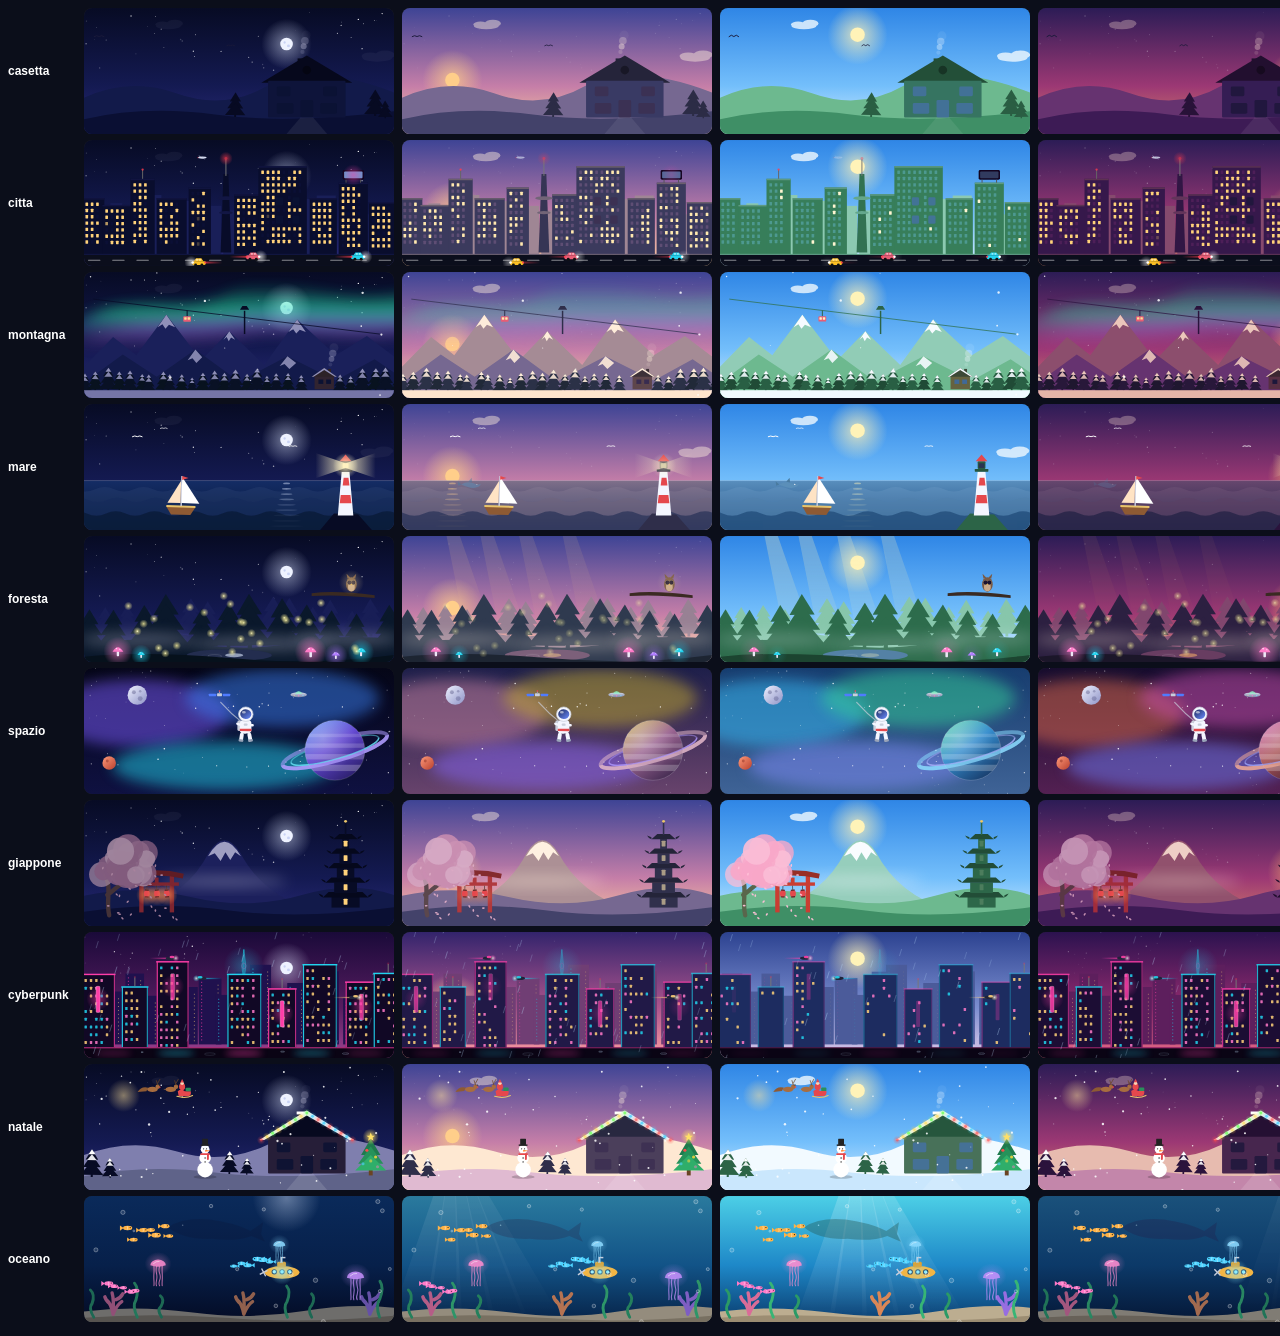
<file: src/tools/galleria-mondi.html>
<!doctype html><html><head><meta charset="utf-8"><title>mondi</title>
<style>body{margin:0;background:#0b0e1a;color:#9aa;font:12px sans-serif;padding:8px;width:1340px}
.row{display:flex;gap:8px;margin-bottom:6px;align-items:center}.row b{width:110px;color:#fff}
.row img{width:310px;height:126px;border-radius:8px;background:#222}
.err{color:#f66}</style></head><body>
<script src="../js/disegno.js"></script><script src="../js/mondi-base.js"></script>
<script src="../js/mondi-a.js"></script><script src="../js/mondi-b.js" onerror="void 0"></script>
<script>
var q=new URLSearchParams(location.search), hours=(q.get('h')||'3,7,12,19').split(',').map(Number), only=q.get('w');
Object.keys(AMB.W).forEach(function(id){
  if(only&&only.split(',').indexOf(id)<0) return;
  var row=document.createElement('div'); row.className='row'; row.innerHTML='<b>'+id+'</b>';
  hours.forEach(function(h){
    var s; try{ s=AMB.svg(id,h);}catch(e){ row.innerHTML+='<span class="err">'+id+' '+h+' JS '+e.message+'</span>'; console.error(id,e); return; }
    var doc=new DOMParser().parseFromString(s,'image/svg+xml'), pe=doc.querySelector('parsererror');
    if(pe){ row.innerHTML+='<span class="err">XML ERR '+h+': '+pe.textContent.slice(0,200)+'</span>'; console.error(id,h,pe.textContent.slice(0,300)); }
    var img=new Image(); img.src=AMB.dataURL(id,h); row.appendChild(img);
  });
  document.body.appendChild(row);
});
</script></body></html>
</file>
<file: src/assets/fonts/fonts.css>
/* Manrope e Sora (Google Fonts, licenza OFL) ospitati in locale */
@font-face {
  font-family: 'Manrope';
  font-style: normal;
  font-weight: 400;
  font-display: swap;
  src: url(manrope-latin-ext-400.woff2) format('woff2');
  unicode-range: U+0100-02BA, U+02BD-02C5, U+02C7-02CC, U+02CE-02D7, U+02DD-02FF, U+0304, U+0308, U+0329, U+1D00-1DBF, U+1E00-1E9F, U+1EF2-1EFF, U+2020, U+20A0-20AB, U+20AD-20C4, U+2113, U+2C60-2C7F, U+A720-A7FF;
}
@font-face {
  font-family: 'Manrope';
  font-style: normal;
  font-weight: 400;
  font-display: swap;
  src: url(manrope-latin-400.woff2) format('woff2');
  unicode-range: U+0000-00FF, U+0131, U+0152-0153, U+02BB-02BC, U+02C6, U+02DA, U+02DC, U+0304, U+0308, U+0329, U+2000-206F, U+20AC, U+2122, U+2191, U+2193, U+2212, U+2215, U+FEFF, U+FFFD;
}
@font-face {
  font-family: 'Manrope';
  font-style: normal;
  font-weight: 500;
  font-display: swap;
  src: url(manrope-latin-ext-400.woff2) format('woff2');
  unicode-range: U+0100-02BA, U+02BD-02C5, U+02C7-02CC, U+02CE-02D7, U+02DD-02FF, U+0304, U+0308, U+0329, U+1D00-1DBF, U+1E00-1E9F, U+1EF2-1EFF, U+2020, U+20A0-20AB, U+20AD-20C4, U+2113, U+2C60-2C7F, U+A720-A7FF;
}
@font-face {
  font-family: 'Manrope';
  font-style: normal;
  font-weight: 500;
  font-display: swap;
  src: url(manrope-latin-400.woff2) format('woff2');
  unicode-range: U+0000-00FF, U+0131, U+0152-0153, U+02BB-02BC, U+02C6, U+02DA, U+02DC, U+0304, U+0308, U+0329, U+2000-206F, U+20AC, U+2122, U+2191, U+2193, U+2212, U+2215, U+FEFF, U+FFFD;
}
@font-face {
  font-family: 'Manrope';
  font-style: normal;
  font-weight: 600;
  font-display: swap;
  src: url(manrope-latin-ext-400.woff2) format('woff2');
  unicode-range: U+0100-02BA, U+02BD-02C5, U+02C7-02CC, U+02CE-02D7, U+02DD-02FF, U+0304, U+0308, U+0329, U+1D00-1DBF, U+1E00-1E9F, U+1EF2-1EFF, U+2020, U+20A0-20AB, U+20AD-20C4, U+2113, U+2C60-2C7F, U+A720-A7FF;
}
@font-face {
  font-family: 'Manrope';
  font-style: normal;
  font-weight: 600;
  font-display: swap;
  src: url(manrope-latin-400.woff2) format('woff2');
  unicode-range: U+0000-00FF, U+0131, U+0152-0153, U+02BB-02BC, U+02C6, U+02DA, U+02DC, U+0304, U+0308, U+0329, U+2000-206F, U+20AC, U+2122, U+2191, U+2193, U+2212, U+2215, U+FEFF, U+FFFD;
}
@font-face {
  font-family: 'Manrope';
  font-style: normal;
  font-weight: 700;
  font-display: swap;
  src: url(manrope-latin-ext-400.woff2) format('woff2');
  unicode-range: U+0100-02BA, U+02BD-02C5, U+02C7-02CC, U+02CE-02D7, U+02DD-02FF, U+0304, U+0308, U+0329, U+1D00-1DBF, U+1E00-1E9F, U+1EF2-1EFF, U+2020, U+20A0-20AB, U+20AD-20C4, U+2113, U+2C60-2C7F, U+A720-A7FF;
}
@font-face {
  font-family: 'Manrope';
  font-style: normal;
  font-weight: 700;
  font-display: swap;
  src: url(manrope-latin-400.woff2) format('woff2');
  unicode-range: U+0000-00FF, U+0131, U+0152-0153, U+02BB-02BC, U+02C6, U+02DA, U+02DC, U+0304, U+0308, U+0329, U+2000-206F, U+20AC, U+2122, U+2191, U+2193, U+2212, U+2215, U+FEFF, U+FFFD;
}
@font-face {
  font-family: 'Manrope';
  font-style: normal;
  font-weight: 800;
  font-display: swap;
  src: url(manrope-latin-ext-400.woff2) format('woff2');
  unicode-range: U+0100-02BA, U+02BD-02C5, U+02C7-02CC, U+02CE-02D7, U+02DD-02FF, U+0304, U+0308, U+0329, U+1D00-1DBF, U+1E00-1E9F, U+1EF2-1EFF, U+2020, U+20A0-20AB, U+20AD-20C4, U+2113, U+2C60-2C7F, U+A720-A7FF;
}
@font-face {
  font-family: 'Manrope';
  font-style: normal;
  font-weight: 800;
  font-display: swap;
  src: url(manrope-latin-400.woff2) format('woff2');
  unicode-range: U+0000-00FF, U+0131, U+0152-0153, U+02BB-02BC, U+02C6, U+02DA, U+02DC, U+0304, U+0308, U+0329, U+2000-206F, U+20AC, U+2122, U+2191, U+2193, U+2212, U+2215, U+FEFF, U+FFFD;
}
@font-face {
  font-family: 'Sora';
  font-style: normal;
  font-weight: 500;
  font-display: swap;
  src: url(sora-latin-ext-500.woff2) format('woff2');
  unicode-range: U+0100-02BA, U+02BD-02C5, U+02C7-02CC, U+02CE-02D7, U+02DD-02FF, U+0304, U+0308, U+0329, U+1D00-1DBF, U+1E00-1E9F, U+1EF2-1EFF, U+2020, U+20A0-20AB, U+20AD-20C4, U+2113, U+2C60-2C7F, U+A720-A7FF;
}
@font-face {
  font-family: 'Sora';
  font-style: normal;
  font-weight: 500;
  font-display: swap;
  src: url(sora-latin-500.woff2) format('woff2');
  unicode-range: U+0000-00FF, U+0131, U+0152-0153, U+02BB-02BC, U+02C6, U+02DA, U+02DC, U+0304, U+0308, U+0329, U+2000-206F, U+20AC, U+2122, U+2191, U+2193, U+2212, U+2215, U+FEFF, U+FFFD;
}
@font-face {
  font-family: 'Sora';
  font-style: normal;
  font-weight: 600;
  font-display: swap;
  src: url(sora-latin-ext-500.woff2) format('woff2');
  unicode-range: U+0100-02BA, U+02BD-02C5, U+02C7-02CC, U+02CE-02D7, U+02DD-02FF, U+0304, U+0308, U+0329, U+1D00-1DBF, U+1E00-1E9F, U+1EF2-1EFF, U+2020, U+20A0-20AB, U+20AD-20C4, U+2113, U+2C60-2C7F, U+A720-A7FF;
}
@font-face {
  font-family: 'Sora';
  font-style: normal;
  font-weight: 600;
  font-display: swap;
  src: url(sora-latin-500.woff2) format('woff2');
  unicode-range: U+0000-00FF, U+0131, U+0152-0153, U+02BB-02BC, U+02C6, U+02DA, U+02DC, U+0304, U+0308, U+0329, U+2000-206F, U+20AC, U+2122, U+2191, U+2193, U+2212, U+2215, U+FEFF, U+FFFD;
}
@font-face {
  font-family: 'Sora';
  font-style: normal;
  font-weight: 700;
  font-display: swap;
  src: url(sora-latin-ext-500.woff2) format('woff2');
  unicode-range: U+0100-02BA, U+02BD-02C5, U+02C7-02CC, U+02CE-02D7, U+02DD-02FF, U+0304, U+0308, U+0329, U+1D00-1DBF, U+1E00-1E9F, U+1EF2-1EFF, U+2020, U+20A0-20AB, U+20AD-20C4, U+2113, U+2C60-2C7F, U+A720-A7FF;
}
@font-face {
  font-family: 'Sora';
  font-style: normal;
  font-weight: 700;
  font-display: swap;
  src: url(sora-latin-500.woff2) format('woff2');
  unicode-range: U+0000-00FF, U+0131, U+0152-0153, U+02BB-02BC, U+02C6, U+02DA, U+02DC, U+0304, U+0308, U+0329, U+2000-206F, U+20AC, U+2122, U+2191, U+2193, U+2212, U+2215, U+FEFF, U+FFFD;
}
@font-face {
  font-family: 'Sora';
  font-style: normal;
  font-weight: 800;
  font-display: swap;
  src: url(sora-latin-ext-500.woff2) format('woff2');
  unicode-range: U+0100-02BA, U+02BD-02C5, U+02C7-02CC, U+02CE-02D7, U+02DD-02FF, U+0304, U+0308, U+0329, U+1D00-1DBF, U+1E00-1E9F, U+1EF2-1EFF, U+2020, U+20A0-20AB, U+20AD-20C4, U+2113, U+2C60-2C7F, U+A720-A7FF;
}
@font-face {
  font-family: 'Sora';
  font-style: normal;
  font-weight: 800;
  font-display: swap;
  src: url(sora-latin-500.woff2) format('woff2');
  unicode-range: U+0000-00FF, U+0131, U+0152-0153, U+02BB-02BC, U+02C6, U+02DA, U+02DC, U+0304, U+0308, U+0329, U+2000-206F, U+20AC, U+2122, U+2191, U+2193, U+2212, U+2215, U+FEFF, U+FFFD;
}
</file>
<file: src/assets/fonts/mdi.css>
/* Material Design Icons 7.4.47 (Apache 2.0) ospitato in locale */
@font-face{font-family:"Material Design Icons";src:url(materialdesignicons-webfont.woff2) format("woff2");font-weight:400;font-style:normal;font-display:swap}.mdi:before,.mdi-set{display:inline-block;font:normal normal normal 24px/1 "Material Design Icons";font-size:inherit;text-rendering:auto;line-height:inherit;-webkit-font-smoothing:antialiased;-moz-osx-font-smoothing:grayscale}.mdi-ab-testing::before{content:"\F01C9"}.mdi-abacus::before{content:"\F16E0"}.mdi-abjad-arabic::before{content:"\F1328"}.mdi-abjad-hebrew::before{content:"\F1329"}.mdi-abugida-devanagari::before{content:"\F132A"}.mdi-abugida-thai::before{content:"\F132B"}.mdi-access-point::before{content:"\F0003"}.mdi-access-point-check::before{content:"\F1538"}.mdi-access-point-minus::before{content:"\F1539"}.mdi-access-point-network::before{content:"\F0002"}.mdi-access-point-network-off::before{content:"\F0BE1"}.mdi-access-point-off::before{content:"\F1511"}.mdi-access-point-plus::before{content:"\F153A"}.mdi-access-point-remove::before{content:"\F153B"}.mdi-account::before{content:"\F0004"}.mdi-account-alert::before{content:"\F0005"}.mdi-account-alert-outline::before{content:"\F0B50"}.mdi-account-arrow-down::before{content:"\F1868"}.mdi-account-arrow-down-outline::before{content:"\F1869"}.mdi-account-arrow-left::before{content:"\F0B51"}.mdi-account-arrow-left-outline::before{content:"\F0B52"}.mdi-account-arrow-right::before{content:"\F0B53"}.mdi-account-arrow-right-outline::before{content:"\F0B54"}.mdi-account-arrow-up::before{content:"\F1867"}.mdi-account-arrow-up-outline::before{content:"\F186A"}.mdi-account-badge::before{content:"\F1B0A"}.mdi-account-badge-outline::before{content:"\F1B0B"}.mdi-account-box::before{content:"\F0006"}.mdi-account-box-edit-outline::before{content:"\F1CC8"}.mdi-account-box-minus-outline::before{content:"\F1CC9"}.mdi-account-box-multiple::before{content:"\F0934"}.mdi-account-box-multiple-outline::before{content:"\F100A"}.mdi-account-box-outline::before{content:"\F0007"}.mdi-account-box-plus-outline::before{content:"\F1CCA"}.mdi-account-cancel::before{content:"\F12DF"}.mdi-account-cancel-outline::before{content:"\F12E0"}.mdi-account-card::before{content:"\F1BA4"}.mdi-account-card-outline::before{content:"\F1BA5"}.mdi-account-cash::before{content:"\F1097"}.mdi-account-cash-outline::before{content:"\F1098"}.mdi-account-check::before{content:"\F0008"}.mdi-account-check-outline::before{content:"\F0BE2"}.mdi-account-child::before{content:"\F0A89"}.mdi-account-child-circle::before{content:"\F0A8A"}.mdi-account-child-outline::before{content:"\F10C8"}.mdi-account-circle::before{content:"\F0009"}.mdi-account-circle-outline::before{content:"\F0B55"}.mdi-account-clock::before{content:"\F0B56"}.mdi-account-clock-outline::before{content:"\F0B57"}.mdi-account-cog::before{content:"\F1370"}.mdi-account-cog-outline::before{content:"\F1371"}.mdi-account-convert::before{content:"\F000A"}.mdi-account-convert-outline::before{content:"\F1301"}.mdi-account-cowboy-hat::before{content:"\F0E9B"}.mdi-account-cowboy-hat-outline::before{content:"\F17F3"}.mdi-account-credit-card::before{content:"\F1BA6"}.mdi-account-credit-card-outline::before{content:"\F1BA7"}.mdi-account-details::before{content:"\F0631"}.mdi-account-details-outline::before{content:"\F1372"}.mdi-account-edit::before{content:"\F06BC"}.mdi-account-edit-outline::before{content:"\F0FFB"}.mdi-account-eye::before{content:"\F0420"}.mdi-account-eye-outline::before{content:"\F127B"}.mdi-account-file::before{content:"\F1CA7"}.mdi-account-file-outline::before{content:"\F1CA8"}.mdi-account-file-text::before{content:"\F1CA9"}.mdi-account-file-text-outline::before{content:"\F1CAA"}.mdi-account-filter::before{content:"\F0936"}.mdi-account-filter-outline::before{content:"\F0F9D"}.mdi-account-group::before{content:"\F0849"}.mdi-account-group-outline::before{content:"\F0B58"}.mdi-account-hard-hat::before{content:"\F05B5"}.mdi-account-hard-hat-outline::before{content:"\F1A1F"}.mdi-account-heart::before{content:"\F0899"}.mdi-account-heart-outline::before{content:"\F0BE3"}.mdi-account-injury::before{content:"\F1815"}.mdi-account-injury-outline::before{content:"\F1816"}.mdi-account-key::before{content:"\F000B"}.mdi-account-key-outline::before{content:"\F0BE4"}.mdi-account-lock::before{content:"\F115E"}.mdi-account-lock-open::before{content:"\F1960"}.mdi-account-lock-open-outline::before{content:"\F1961"}.mdi-account-lock-outline::before{content:"\F115F"}.mdi-account-minus::before{content:"\F000D"}.mdi-account-minus-outline::before{content:"\F0AEC"}.mdi-account-multiple::before{content:"\F000E"}.mdi-account-multiple-check::before{content:"\F08C5"}.mdi-account-multiple-check-outline::before{content:"\F11FE"}.mdi-account-multiple-minus::before{content:"\F05D3"}.mdi-account-multiple-minus-outline::before{content:"\F0BE5"}.mdi-account-multiple-outline::before{content:"\F000F"}.mdi-account-multiple-plus::before{content:"\F0010"}.mdi-account-multiple-plus-outline::before{content:"\F0800"}.mdi-account-multiple-remove::before{content:"\F120A"}.mdi-account-multiple-remove-outline::before{content:"\F120B"}.mdi-account-music::before{content:"\F0803"}.mdi-account-music-outline::before{content:"\F0CE9"}.mdi-account-network::before{content:"\F0011"}.mdi-account-network-off::before{content:"\F1AF1"}.mdi-account-network-off-outline::before{content:"\F1AF2"}.mdi-account-network-outline::before{content:"\F0BE6"}.mdi-account-off::before{content:"\F0012"}.mdi-account-off-outline::before{content:"\F0BE7"}.mdi-account-outline::before{content:"\F0013"}.mdi-account-plus::before{content:"\F0014"}.mdi-account-plus-outline::before{content:"\F0801"}.mdi-account-question::before{content:"\F0B59"}.mdi-account-question-outline::before{content:"\F0B5A"}.mdi-account-reactivate::before{content:"\F152B"}.mdi-account-reactivate-outline::before{content:"\F152C"}.mdi-account-remove::before{content:"\F0015"}.mdi-account-remove-outline::before{content:"\F0AED"}.mdi-account-school::before{content:"\F1A20"}.mdi-account-school-outline::before{content:"\F1A21"}.mdi-account-search::before{content:"\F0016"}.mdi-account-search-outline::before{content:"\F0935"}.mdi-account-settings::before{content:"\F0630"}.mdi-account-settings-outline::before{content:"\F10C9"}.mdi-account-star::before{content:"\F0017"}.mdi-account-star-outline::before{content:"\F0BE8"}.mdi-account-supervisor::before{content:"\F0A8B"}.mdi-account-supervisor-circle::before{content:"\F0A8C"}.mdi-account-supervisor-circle-outline::before{content:"\F14EC"}.mdi-account-supervisor-outline::before{content:"\F112D"}.mdi-account-switch::before{content:"\F0019"}.mdi-account-switch-outline::before{content:"\F04CB"}.mdi-account-sync::before{content:"\F191B"}.mdi-account-sync-outline::before{content:"\F191C"}.mdi-account-tag::before{content:"\F1C1B"}.mdi-account-tag-outline::before{content:"\F1C1C"}.mdi-account-tie::before{content:"\F0CE3"}.mdi-account-tie-hat::before{content:"\F1898"}.mdi-account-tie-hat-outline::before{content:"\F1899"}.mdi-account-tie-outline::before{content:"\F10CA"}.mdi-account-tie-voice::before{content:"\F1308"}.mdi-account-tie-voice-off::before{content:"\F130A"}.mdi-account-tie-voice-off-outline::before{content:"\F130B"}.mdi-account-tie-voice-outline::before{content:"\F1309"}.mdi-account-tie-woman::before{content:"\F1A8C"}.mdi-account-voice::before{content:"\F05CB"}.mdi-account-voice-off::before{content:"\F0ED4"}.mdi-account-wrench::before{content:"\F189A"}.mdi-account-wrench-outline::before{content:"\F189B"}.mdi-adjust::before{content:"\F001A"}.mdi-advertisements::before{content:"\F192A"}.mdi-advertisements-off::before{content:"\F192B"}.mdi-air-conditioner::before{content:"\F001B"}.mdi-air-filter::before{content:"\F0D43"}.mdi-air-horn::before{content:"\F0DAC"}.mdi-air-humidifier::before{content:"\F1099"}.mdi-air-humidifier-off::before{content:"\F1466"}.mdi-air-purifier::before{content:"\F0D44"}.mdi-air-purifier-off::before{content:"\F1B57"}.mdi-airbag::before{content:"\F0BE9"}.mdi-airballoon::before{content:"\F001C"}.mdi-airballoon-outline::before{content:"\F100B"}.mdi-airplane::before{content:"\F001D"}.mdi-airplane-alert::before{content:"\F187A"}.mdi-airplane-check::before{content:"\F187B"}.mdi-airplane-clock::before{content:"\F187C"}.mdi-airplane-cog::before{content:"\F187D"}.mdi-airplane-edit::before{content:"\F187E"}.mdi-airplane-landing::before{content:"\F05D4"}.mdi-airplane-marker::before{content:"\F187F"}.mdi-airplane-minus::before{content:"\F1880"}.mdi-airplane-off::before{content:"\F001E"}.mdi-airplane-plus::before{content:"\F1881"}.mdi-airplane-remove::before{content:"\F1882"}.mdi-airplane-search::before{content:"\F1883"}.mdi-airplane-settings::before{content:"\F1884"}.mdi-airplane-takeoff::before{content:"\F05D5"}.mdi-airport::before{content:"\F084B"}.mdi-alarm::before{content:"\F0020"}.mdi-alarm-bell::before{content:"\F078E"}.mdi-alarm-check::before{content:"\F0021"}.mdi-alarm-light::before{content:"\F078F"}.mdi-alarm-light-off::before{content:"\F171E"}.mdi-alarm-light-off-outline::before{content:"\F171F"}.mdi-alarm-light-outline::before{content:"\F0BEA"}.mdi-alarm-multiple::before{content:"\F0022"}.mdi-alarm-note::before{content:"\F0E71"}.mdi-alarm-note-off::before{content:"\F0E72"}.mdi-alarm-off::before{content:"\F0023"}.mdi-alarm-panel::before{content:"\F15C4"}.mdi-alarm-panel-outline::before{content:"\F15C5"}.mdi-alarm-plus::before{content:"\F0024"}.mdi-alarm-snooze::before{content:"\F068E"}.mdi-album::before{content:"\F0025"}.mdi-alert::before{content:"\F0026"}.mdi-alert-box::before{content:"\F0027"}.mdi-alert-box-outline::before{content:"\F0CE4"}.mdi-alert-circle::before{content:"\F0028"}.mdi-alert-circle-check::before{content:"\F11ED"}.mdi-alert-circle-check-outline::before{content:"\F11EE"}.mdi-alert-circle-outline::before{content:"\F05D6"}.mdi-alert-decagram::before{content:"\F06BD"}.mdi-alert-decagram-outline::before{content:"\F0CE5"}.mdi-alert-minus::before{content:"\F14BB"}.mdi-alert-minus-outline::before{content:"\F14BE"}.mdi-alert-octagon::before{content:"\F0029"}.mdi-alert-octagon-outline::before{content:"\F0CE6"}.mdi-alert-octagram::before{content:"\F0767"}.mdi-alert-octagram-outline::before{content:"\F0CE7"}.mdi-alert-outline::before{content:"\F002A"}.mdi-alert-plus::before{content:"\F14BA"}.mdi-alert-plus-outline::before{content:"\F14BD"}.mdi-alert-remove::before{content:"\F14BC"}.mdi-alert-remove-outline::before{content:"\F14BF"}.mdi-alert-rhombus::before{content:"\F11CE"}.mdi-alert-rhombus-outline::before{content:"\F11CF"}.mdi-alien::before{content:"\F089A"}.mdi-alien-outline::before{content:"\F10CB"}.mdi-align-horizontal-center::before{content:"\F11C3"}.mdi-align-horizontal-distribute::before{content:"\F1962"}.mdi-align-horizontal-left::before{content:"\F11C2"}.mdi-align-horizontal-right::before{content:"\F11C4"}.mdi-align-vertical-bottom::before{content:"\F11C5"}.mdi-align-vertical-center::before{content:"\F11C6"}.mdi-align-vertical-distribute::before{content:"\F1963"}.mdi-align-vertical-top::before{content:"\F11C7"}.mdi-all-inclusive::before{content:"\F06BE"}.mdi-all-inclusive-box::before{content:"\F188D"}.mdi-all-inclusive-box-outline::before{content:"\F188E"}.mdi-allergy::before{content:"\F1258"}.mdi-alpha::before{content:"\F002B"}.mdi-alpha-a::before{content:"\F0AEE"}.mdi-alpha-a-box::before{content:"\F0B08"}.mdi-alpha-a-box-outline::before{content:"\F0BEB"}.mdi-alpha-a-circle::before{content:"\F0BEC"}.mdi-alpha-a-circle-outline::before{content:"\F0BED"}.mdi-alpha-b::before{content:"\F0AEF"}.mdi-alpha-b-box::before{content:"\F0B09"}.mdi-alpha-b-box-outline::before{content:"\F0BEE"}.mdi-alpha-b-circle::before{content:"\F0BEF"}.mdi-alpha-b-circle-outline::before{content:"\F0BF0"}.mdi-alpha-c::before{content:"\F0AF0"}.mdi-alpha-c-box::before{content:"\F0B0A"}.mdi-alpha-c-box-outline::before{content:"\F0BF1"}.mdi-alpha-c-circle::before{content:"\F0BF2"}.mdi-alpha-c-circle-outline::before{content:"\F0BF3"}.mdi-alpha-d::before{content:"\F0AF1"}.mdi-alpha-d-box::before{content:"\F0B0B"}.mdi-alpha-d-box-outline::before{content:"\F0BF4"}.mdi-alpha-d-circle::before{content:"\F0BF5"}.mdi-alpha-d-circle-outline::before{content:"\F0BF6"}.mdi-alpha-e::before{content:"\F0AF2"}.mdi-alpha-e-box::before{content:"\F0B0C"}.mdi-alpha-e-box-outline::before{content:"\F0BF7"}.mdi-alpha-e-circle::before{content:"\F0BF8"}.mdi-alpha-e-circle-outline::before{content:"\F0BF9"}.mdi-alpha-f::before{content:"\F0AF3"}.mdi-alpha-f-box::before{content:"\F0B0D"}.mdi-alpha-f-box-outline::before{content:"\F0BFA"}.mdi-alpha-f-circle::before{content:"\F0BFB"}.mdi-alpha-f-circle-outline::before{content:"\F0BFC"}.mdi-alpha-g::before{content:"\F0AF4"}.mdi-alpha-g-box::before{content:"\F0B0E"}.mdi-alpha-g-box-outline::before{content:"\F0BFD"}.mdi-alpha-g-circle::before{content:"\F0BFE"}.mdi-alpha-g-circle-outline::before{content:"\F0BFF"}.mdi-alpha-h::before{content:"\F0AF5"}.mdi-alpha-h-box::before{content:"\F0B0F"}.mdi-alpha-h-box-outline::before{content:"\F0C00"}.mdi-alpha-h-circle::before{content:"\F0C01"}.mdi-alpha-h-circle-outline::before{content:"\F0C02"}.mdi-alpha-i::before{content:"\F0AF6"}.mdi-alpha-i-box::before{content:"\F0B10"}.mdi-alpha-i-box-outline::before{content:"\F0C03"}.mdi-alpha-i-circle::before{content:"\F0C04"}.mdi-alpha-i-circle-outline::before{content:"\F0C05"}.mdi-alpha-j::before{content:"\F0AF7"}.mdi-alpha-j-box::before{content:"\F0B11"}.mdi-alpha-j-box-outline::before{content:"\F0C06"}.mdi-alpha-j-circle::before{content:"\F0C07"}.mdi-alpha-j-circle-outline::before{content:"\F0C08"}.mdi-alpha-k::before{content:"\F0AF8"}.mdi-alpha-k-box::before{content:"\F0B12"}.mdi-alpha-k-box-outline::before{content:"\F0C09"}.mdi-alpha-k-circle::before{content:"\F0C0A"}.mdi-alpha-k-circle-outline::before{content:"\F0C0B"}.mdi-alpha-l::before{content:"\F0AF9"}.mdi-alpha-l-box::before{content:"\F0B13"}.mdi-alpha-l-box-outline::before{content:"\F0C0C"}.mdi-alpha-l-circle::before{content:"\F0C0D"}.mdi-alpha-l-circle-outline::before{content:"\F0C0E"}.mdi-alpha-m::before{content:"\F0AFA"}.mdi-alpha-m-box::before{content:"\F0B14"}.mdi-alpha-m-box-outline::before{content:"\F0C0F"}.mdi-alpha-m-circle::before{content:"\F0C10"}.mdi-alpha-m-circle-outline::before{content:"\F0C11"}.mdi-alpha-n::before{content:"\F0AFB"}.mdi-alpha-n-box::before{content:"\F0B15"}.mdi-alpha-n-box-outline::before{content:"\F0C12"}.mdi-alpha-n-circle::before{content:"\F0C13"}.mdi-alpha-n-circle-outline::before{content:"\F0C14"}.mdi-alpha-o::before{content:"\F0AFC"}.mdi-alpha-o-box::before{content:"\F0B16"}.mdi-alpha-o-box-outline::before{content:"\F0C15"}.mdi-alpha-o-circle::before{content:"\F0C16"}.mdi-alpha-o-circle-outline::before{content:"\F0C17"}.mdi-alpha-p::before{content:"\F0AFD"}.mdi-alpha-p-box::before{content:"\F0B17"}.mdi-alpha-p-box-outline::before{content:"\F0C18"}.mdi-alpha-p-circle::before{content:"\F0C19"}.mdi-alpha-p-circle-outline::before{content:"\F0C1A"}.mdi-alpha-q::before{content:"\F0AFE"}.mdi-alpha-q-box::before{content:"\F0B18"}.mdi-alpha-q-box-outline::before{content:"\F0C1B"}.mdi-alpha-q-circle::before{content:"\F0C1C"}.mdi-alpha-q-circle-outline::before{content:"\F0C1D"}.mdi-alpha-r::before{content:"\F0AFF"}.mdi-alpha-r-box::before{content:"\F0B19"}.mdi-alpha-r-box-outline::before{content:"\F0C1E"}.mdi-alpha-r-circle::before{content:"\F0C1F"}.mdi-alpha-r-circle-outline::before{content:"\F0C20"}.mdi-alpha-s::before{content:"\F0B00"}.mdi-alpha-s-box::before{content:"\F0B1A"}.mdi-alpha-s-box-outline::before{content:"\F0C21"}.mdi-alpha-s-circle::before{content:"\F0C22"}.mdi-alpha-s-circle-outline::before{content:"\F0C23"}.mdi-alpha-t::before{content:"\F0B01"}.mdi-alpha-t-box::before{content:"\F0B1B"}.mdi-alpha-t-box-outline::before{content:"\F0C24"}.mdi-alpha-t-circle::before{content:"\F0C25"}.mdi-alpha-t-circle-outline::before{content:"\F0C26"}.mdi-alpha-u::before{content:"\F0B02"}.mdi-alpha-u-box::before{content:"\F0B1C"}.mdi-alpha-u-box-outline::before{content:"\F0C27"}.mdi-alpha-u-circle::before{content:"\F0C28"}.mdi-alpha-u-circle-outline::before{content:"\F0C29"}.mdi-alpha-v::before{content:"\F0B03"}.mdi-alpha-v-box::before{content:"\F0B1D"}.mdi-alpha-v-box-outline::before{content:"\F0C2A"}.mdi-alpha-v-circle::before{content:"\F0C2B"}.mdi-alpha-v-circle-outline::before{content:"\F0C2C"}.mdi-alpha-w::before{content:"\F0B04"}.mdi-alpha-w-box::before{content:"\F0B1E"}.mdi-alpha-w-box-outline::before{content:"\F0C2D"}.mdi-alpha-w-circle::before{content:"\F0C2E"}.mdi-alpha-w-circle-outline::before{content:"\F0C2F"}.mdi-alpha-x::before{content:"\F0B05"}.mdi-alpha-x-box::before{content:"\F0B1F"}.mdi-alpha-x-box-outline::before{content:"\F0C30"}.mdi-alpha-x-circle::before{content:"\F0C31"}.mdi-alpha-x-circle-outline::before{content:"\F0C32"}.mdi-alpha-y::before{content:"\F0B06"}.mdi-alpha-y-box::before{content:"\F0B20"}.mdi-alpha-y-box-outline::before{content:"\F0C33"}.mdi-alpha-y-circle::before{content:"\F0C34"}.mdi-alpha-y-circle-outline::before{content:"\F0C35"}.mdi-alpha-z::before{content:"\F0B07"}.mdi-alpha-z-box::before{content:"\F0B21"}.mdi-alpha-z-box-outline::before{content:"\F0C36"}.mdi-alpha-z-circle::before{content:"\F0C37"}.mdi-alpha-z-circle-outline::before{content:"\F0C38"}.mdi-alphabet-aurebesh::before{content:"\F132C"}.mdi-alphabet-cyrillic::before{content:"\F132D"}.mdi-alphabet-greek::before{content:"\F132E"}.mdi-alphabet-latin::before{content:"\F132F"}.mdi-alphabet-piqad::before{content:"\F1330"}.mdi-alphabet-tengwar::before{content:"\F1337"}.mdi-alphabetical::before{content:"\F002C"}.mdi-alphabetical-off::before{content:"\F100C"}.mdi-alphabetical-variant::before{content:"\F100D"}.mdi-alphabetical-variant-off::before{content:"\F100E"}.mdi-altimeter::before{content:"\F05D7"}.mdi-ambulance::before{content:"\F002F"}.mdi-ammunition::before{content:"\F0CE8"}.mdi-ampersand::before{content:"\F0A8D"}.mdi-amplifier::before{content:"\F0030"}.mdi-amplifier-off::before{content:"\F11B5"}.mdi-anchor::before{content:"\F0031"}.mdi-android::before{content:"\F0032"}.mdi-android-studio::before{content:"\F0034"}.mdi-angle-acute::before{content:"\F0937"}.mdi-angle-obtuse::before{content:"\F0938"}.mdi-angle-right::before{content:"\F0939"}.mdi-angular::before{content:"\F06B2"}.mdi-angularjs::before{content:"\F06BF"}.mdi-animation::before{content:"\F05D8"}.mdi-animation-outline::before{content:"\F0A8F"}.mdi-animation-play::before{content:"\F093A"}.mdi-animation-play-outline::before{content:"\F0A90"}.mdi-ansible::before{content:"\F109A"}.mdi-antenna::before{content:"\F1119"}.mdi-anvil::before{content:"\F089B"}.mdi-apache-kafka::before{content:"\F100F"}.mdi-api::before{content:"\F109B"}.mdi-api-off::before{content:"\F1257"}.mdi-apple::before{content:"\F0035"}.mdi-apple-finder::before{content:"\F0036"}.mdi-apple-icloud::before{content:"\F0038"}.mdi-apple-ios::before{content:"\F0037"}.mdi-apple-keyboard-caps::before{content:"\F0632"}.mdi-apple-keyboard-command::before{content:"\F0633"}.mdi-apple-keyboard-control::before{content:"\F0634"}.mdi-apple-keyboard-option::before{content:"\F0635"}.mdi-apple-keyboard-shift::before{content:"\F0636"}.mdi-apple-safari::before{content:"\F0039"}.mdi-application::before{content:"\F08C6"}.mdi-application-array::before{content:"\F10F5"}.mdi-application-array-outline::before{content:"\F10F6"}.mdi-application-braces::before{content:"\F10F7"}.mdi-application-braces-outline::before{content:"\F10F8"}.mdi-application-brackets::before{content:"\F0C8B"}.mdi-application-brackets-outline::before{content:"\F0C8C"}.mdi-application-cog::before{content:"\F0675"}.mdi-application-cog-outline::before{content:"\F1577"}.mdi-application-edit::before{content:"\F00AE"}.mdi-application-edit-outline::before{content:"\F0619"}.mdi-application-export::before{content:"\F0DAD"}.mdi-application-import::before{content:"\F0DAE"}.mdi-application-outline::before{content:"\F0614"}.mdi-application-parentheses::before{content:"\F10F9"}.mdi-application-parentheses-outline::before{content:"\F10FA"}.mdi-application-settings::before{content:"\F0B60"}.mdi-application-settings-outline::before{content:"\F1555"}.mdi-application-variable::before{content:"\F10FB"}.mdi-application-variable-outline::before{content:"\F10FC"}.mdi-approximately-equal::before{content:"\F0F9E"}.mdi-approximately-equal-box::before{content:"\F0F9F"}.mdi-apps::before{content:"\F003B"}.mdi-apps-box::before{content:"\F0D46"}.mdi-arch::before{content:"\F08C7"}.mdi-archive::before{content:"\F003C"}.mdi-archive-alert::before{content:"\F14FD"}.mdi-archive-alert-outline::before{content:"\F14FE"}.mdi-archive-arrow-down::before{content:"\F1259"}.mdi-archive-arrow-down-outline::before{content:"\F125A"}.mdi-archive-arrow-up::before{content:"\F125B"}.mdi-archive-arrow-up-outline::before{content:"\F125C"}.mdi-archive-cancel::before{content:"\F174B"}.mdi-archive-cancel-outline::before{content:"\F174C"}.mdi-archive-check::before{content:"\F174D"}.mdi-archive-check-outline::before{content:"\F174E"}.mdi-archive-clock::before{content:"\F174F"}.mdi-archive-clock-outline::before{content:"\F1750"}.mdi-archive-cog::before{content:"\F1751"}.mdi-archive-cog-outline::before{content:"\F1752"}.mdi-archive-edit::before{content:"\F1753"}.mdi-archive-edit-outline::before{content:"\F1754"}.mdi-archive-eye::before{content:"\F1755"}.mdi-archive-eye-outline::before{content:"\F1756"}.mdi-archive-lock::before{content:"\F1757"}.mdi-archive-lock-open::before{content:"\F1758"}.mdi-archive-lock-open-outline::before{content:"\F1759"}.mdi-archive-lock-outline::before{content:"\F175A"}.mdi-archive-marker::before{content:"\F175B"}.mdi-archive-marker-outline::before{content:"\F175C"}.mdi-archive-minus::before{content:"\F175D"}.mdi-archive-minus-outline::before{content:"\F175E"}.mdi-archive-music::before{content:"\F175F"}.mdi-archive-music-outline::before{content:"\F1760"}.mdi-archive-off::before{content:"\F1761"}.mdi-archive-off-outline::before{content:"\F1762"}.mdi-archive-outline::before{content:"\F120E"}.mdi-archive-plus::before{content:"\F1763"}.mdi-archive-plus-outline::before{content:"\F1764"}.mdi-archive-refresh::before{content:"\F1765"}.mdi-archive-refresh-outline::before{content:"\F1766"}.mdi-archive-remove::before{content:"\F1767"}.mdi-archive-remove-outline::before{content:"\F1768"}.mdi-archive-search::before{content:"\F1769"}.mdi-archive-search-outline::before{content:"\F176A"}.mdi-archive-settings::before{content:"\F176B"}.mdi-archive-settings-outline::before{content:"\F176C"}.mdi-archive-star::before{content:"\F176D"}.mdi-archive-star-outline::before{content:"\F176E"}.mdi-archive-sync::before{content:"\F176F"}.mdi-archive-sync-outline::before{content:"\F1770"}.mdi-arm-flex::before{content:"\F0FD7"}.mdi-arm-flex-outline::before{content:"\F0FD6"}.mdi-arrange-bring-forward::before{content:"\F003D"}.mdi-arrange-bring-to-front::before{content:"\F003E"}.mdi-arrange-send-backward::before{content:"\F003F"}.mdi-arrange-send-to-back::before{content:"\F0040"}.mdi-arrow-all::before{content:"\F0041"}.mdi-arrow-bottom-left::before{content:"\F0042"}.mdi-arrow-bottom-left-bold-box::before{content:"\F1964"}.mdi-arrow-bottom-left-bold-box-outline::before{content:"\F1965"}.mdi-arrow-bottom-left-bold-outline::before{content:"\F09B7"}.mdi-arrow-bottom-left-thick::before{content:"\F09B8"}.mdi-arrow-bottom-left-thin::before{content:"\F19B6"}.mdi-arrow-bottom-left-thin-circle-outline::before{content:"\F1596"}.mdi-arrow-bottom-right::before{content:"\F0043"}.mdi-arrow-bottom-right-bold-box::before{content:"\F1966"}.mdi-arrow-bottom-right-bold-box-outline::before{content:"\F1967"}.mdi-arrow-bottom-right-bold-outline::before{content:"\F09B9"}.mdi-arrow-bottom-right-thick::before{content:"\F09BA"}.mdi-arrow-bottom-right-thin::before{content:"\F19B7"}.mdi-arrow-bottom-right-thin-circle-outline::before{content:"\F1595"}.mdi-arrow-collapse::before{content:"\F0615"}.mdi-arrow-collapse-all::before{content:"\F0044"}.mdi-arrow-collapse-down::before{content:"\F0792"}.mdi-arrow-collapse-horizontal::before{content:"\F084C"}.mdi-arrow-collapse-left::before{content:"\F0793"}.mdi-arrow-collapse-right::before{content:"\F0794"}.mdi-arrow-collapse-up::before{content:"\F0795"}.mdi-arrow-collapse-vertical::before{content:"\F084D"}.mdi-arrow-decision::before{content:"\F09BB"}.mdi-arrow-decision-auto::before{content:"\F09BC"}.mdi-arrow-decision-auto-outline::before{content:"\F09BD"}.mdi-arrow-decision-outline::before{content:"\F09BE"}.mdi-arrow-down::before{content:"\F0045"}.mdi-arrow-down-bold::before{content:"\F072E"}.mdi-arrow-down-bold-box::before{content:"\F072F"}.mdi-arrow-down-bold-box-outline::before{content:"\F0730"}.mdi-arrow-down-bold-circle::before{content:"\F0047"}.mdi-arrow-down-bold-circle-outline::before{content:"\F0048"}.mdi-arrow-down-bold-hexagon-outline::before{content:"\F0049"}.mdi-arrow-down-bold-outline::before{content:"\F09BF"}.mdi-arrow-down-box::before{content:"\F06C0"}.mdi-arrow-down-circle::before{content:"\F0CDB"}.mdi-arrow-down-circle-outline::before{content:"\F0CDC"}.mdi-arrow-down-drop-circle::before{content:"\F004A"}.mdi-arrow-down-drop-circle-outline::before{content:"\F004B"}.mdi-arrow-down-left::before{content:"\F17A1"}.mdi-arrow-down-left-bold::before{content:"\F17A2"}.mdi-arrow-down-right::before{content:"\F17A3"}.mdi-arrow-down-right-bold::before{content:"\F17A4"}.mdi-arrow-down-thick::before{content:"\F0046"}.mdi-arrow-down-thin::before{content:"\F19B3"}.mdi-arrow-down-thin-circle-outline::before{content:"\F1599"}.mdi-arrow-expand::before{content:"\F0616"}.mdi-arrow-expand-all::before{content:"\F004C"}.mdi-arrow-expand-down::before{content:"\F0796"}.mdi-arrow-expand-horizontal::before{content:"\F084E"}.mdi-arrow-expand-left::before{content:"\F0797"}.mdi-arrow-expand-right::before{content:"\F0798"}.mdi-arrow-expand-up::before{content:"\F0799"}.mdi-arrow-expand-vertical::before{content:"\F084F"}.mdi-arrow-horizontal-lock::before{content:"\F115B"}.mdi-arrow-left::before{content:"\F004D"}.mdi-arrow-left-bold::before{content:"\F0731"}.mdi-arrow-left-bold-box::before{content:"\F0732"}.mdi-arrow-left-bold-box-outline::before{content:"\F0733"}.mdi-arrow-left-bold-circle::before{content:"\F004F"}.mdi-arrow-left-bold-circle-outline::before{content:"\F0050"}.mdi-arrow-left-bold-hexagon-outline::before{content:"\F0051"}.mdi-arrow-left-bold-outline::before{content:"\F09C0"}.mdi-arrow-left-bottom::before{content:"\F17A5"}.mdi-arrow-left-bottom-bold::before{content:"\F17A6"}.mdi-arrow-left-box::before{content:"\F06C1"}.mdi-arrow-left-circle::before{content:"\F0CDD"}.mdi-arrow-left-circle-outline::before{content:"\F0CDE"}.mdi-arrow-left-drop-circle::before{content:"\F0052"}.mdi-arrow-left-drop-circle-outline::before{content:"\F0053"}.mdi-arrow-left-right::before{content:"\F0E73"}.mdi-arrow-left-right-bold::before{content:"\F0E74"}.mdi-arrow-left-right-bold-outline::before{content:"\F09C1"}.mdi-arrow-left-thick::before{content:"\F004E"}.mdi-arrow-left-thin::before{content:"\F19B1"}.mdi-arrow-left-thin-circle-outline::before{content:"\F159A"}.mdi-arrow-left-top::before{content:"\F17A7"}.mdi-arrow-left-top-bold::before{content:"\F17A8"}.mdi-arrow-oscillating::before{content:"\F1C91"}.mdi-arrow-oscillating-off::before{content:"\F1C92"}.mdi-arrow-projectile::before{content:"\F1840"}.mdi-arrow-projectile-multiple::before{content:"\F183F"}.mdi-arrow-right::before{content:"\F0054"}.mdi-arrow-right-bold::before{content:"\F0734"}.mdi-arrow-right-bold-box::before{content:"\F0735"}.mdi-arrow-right-bold-box-outline::before{content:"\F0736"}.mdi-arrow-right-bold-circle::before{content:"\F0056"}.mdi-arrow-right-bold-circle-outline::before{content:"\F0057"}.mdi-arrow-right-bold-hexagon-outline::before{content:"\F0058"}.mdi-arrow-right-bold-outline::before{content:"\F09C2"}.mdi-arrow-right-bottom::before{content:"\F17A9"}.mdi-arrow-right-bottom-bold::before{content:"\F17AA"}.mdi-arrow-right-box::before{content:"\F06C2"}.mdi-arrow-right-circle::before{content:"\F0CDF"}.mdi-arrow-right-circle-outline::before{content:"\F0CE0"}.mdi-arrow-right-drop-circle::before{content:"\F0059"}.mdi-arrow-right-drop-circle-outline::before{content:"\F005A"}.mdi-arrow-right-thick::before{content:"\F0055"}.mdi-arrow-right-thin::before{content:"\F19B0"}.mdi-arrow-right-thin-circle-outline::before{content:"\F1598"}.mdi-arrow-right-top::before{content:"\F17AB"}.mdi-arrow-right-top-bold::before{content:"\F17AC"}.mdi-arrow-split-horizontal::before{content:"\F093B"}.mdi-arrow-split-vertical::before{content:"\F093C"}.mdi-arrow-top-left::before{content:"\F005B"}.mdi-arrow-top-left-bold-box::before{content:"\F1968"}.mdi-arrow-top-left-bold-box-outline::before{content:"\F1969"}.mdi-arrow-top-left-bold-outline::before{content:"\F09C3"}.mdi-arrow-top-left-bottom-right::before{content:"\F0E75"}.mdi-arrow-top-left-bottom-right-bold::before{content:"\F0E76"}.mdi-arrow-top-left-thick::before{content:"\F09C4"}.mdi-arrow-top-left-thin::before{content:"\F19B5"}.mdi-arrow-top-left-thin-circle-outline::before{content:"\F1593"}.mdi-arrow-top-right::before{content:"\F005C"}.mdi-arrow-top-right-bold-box::before{content:"\F196A"}.mdi-arrow-top-right-bold-box-outline::before{content:"\F196B"}.mdi-arrow-top-right-bold-outline::before{content:"\F09C5"}.mdi-arrow-top-right-bottom-left::before{content:"\F0E77"}.mdi-arrow-top-right-bottom-left-bold::before{content:"\F0E78"}.mdi-arrow-top-right-thick::before{content:"\F09C6"}.mdi-arrow-top-right-thin::before{content:"\F19B4"}.mdi-arrow-top-right-thin-circle-outline::before{content:"\F1594"}.mdi-arrow-u-down-left::before{content:"\F17AD"}.mdi-arrow-u-down-left-bold::before{content:"\F17AE"}.mdi-arrow-u-down-right::before{content:"\F17AF"}.mdi-arrow-u-down-right-bold::before{content:"\F17B0"}.mdi-arrow-u-left-bottom::before{content:"\F17B1"}.mdi-arrow-u-left-bottom-bold::before{content:"\F17B2"}.mdi-arrow-u-left-top::before{content:"\F17B3"}.mdi-arrow-u-left-top-bold::before{content:"\F17B4"}.mdi-arrow-u-right-bottom::before{content:"\F17B5"}.mdi-arrow-u-right-bottom-bold::before{content:"\F17B6"}.mdi-arrow-u-right-top::before{content:"\F17B7"}.mdi-arrow-u-right-top-bold::before{content:"\F17B8"}.mdi-arrow-u-up-left::before{content:"\F17B9"}.mdi-arrow-u-up-left-bold::before{content:"\F17BA"}.mdi-arrow-u-up-right::before{content:"\F17BB"}.mdi-arrow-u-up-right-bold::before{content:"\F17BC"}.mdi-arrow-up::before{content:"\F005D"}.mdi-arrow-up-bold::before{content:"\F0737"}.mdi-arrow-up-bold-box::before{content:"\F0738"}.mdi-arrow-up-bold-box-outline::before{content:"\F0739"}.mdi-arrow-up-bold-circle::before{content:"\F005F"}.mdi-arrow-up-bold-circle-outline::before{content:"\F0060"}.mdi-arrow-up-bold-hexagon-outline::before{content:"\F0061"}.mdi-arrow-up-bold-outline::before{content:"\F09C7"}.mdi-arrow-up-box::before{content:"\F06C3"}.mdi-arrow-up-circle::before{content:"\F0CE1"}.mdi-arrow-up-circle-outline::before{content:"\F0CE2"}.mdi-arrow-up-down::before{content:"\F0E79"}.mdi-arrow-up-down-bold::before{content:"\F0E7A"}.mdi-arrow-up-down-bold-outline::before{content:"\F09C8"}.mdi-arrow-up-drop-circle::before{content:"\F0062"}.mdi-arrow-up-drop-circle-outline::before{content:"\F0063"}.mdi-arrow-up-left::before{content:"\F17BD"}.mdi-arrow-up-left-bold::before{content:"\F17BE"}.mdi-arrow-up-right::before{content:"\F17BF"}.mdi-arrow-up-right-bold::before{content:"\F17C0"}.mdi-arrow-up-thick::before{content:"\F005E"}.mdi-arrow-up-thin::before{content:"\F19B2"}.mdi-arrow-up-thin-circle-outline::before{content:"\F1597"}.mdi-arrow-vertical-lock::before{content:"\F115C"}.mdi-artboard::before{content:"\F1B9A"}.mdi-artstation::before{content:"\F0B5B"}.mdi-aspect-ratio::before{content:"\F0A24"}.mdi-assistant::before{content:"\F0064"}.mdi-asterisk::before{content:"\F06C4"}.mdi-asterisk-circle-outline::before{content:"\F1A27"}.mdi-at::before{content:"\F0065"}.mdi-atlassian::before{content:"\F0804"}.mdi-atm::before{content:"\F0D47"}.mdi-atom::before{content:"\F0768"}.mdi-atom-variant::before{content:"\F0E7B"}.mdi-attachment::before{content:"\F0066"}.mdi-attachment-check::before{content:"\F1AC1"}.mdi-attachment-lock::before{content:"\F19C4"}.mdi-attachment-minus::before{content:"\F1AC2"}.mdi-attachment-off::before{content:"\F1AC3"}.mdi-attachment-plus::before{content:"\F1AC4"}.mdi-attachment-remove::before{content:"\F1AC5"}.mdi-atv::before{content:"\F1B70"}.mdi-audio-input-rca::before{content:"\F186B"}.mdi-audio-input-stereo-minijack::before{content:"\F186C"}.mdi-audio-input-xlr::before{content:"\F186D"}.mdi-audio-video::before{content:"\F093D"}.mdi-audio-video-off::before{content:"\F11B6"}.mdi-augmented-reality::before{content:"\F0850"}.mdi-aurora::before{content:"\F1BB9"}.mdi-auto-download::before{content:"\F137E"}.mdi-auto-fix::before{content:"\F0068"}.mdi-auto-mode::before{content:"\F1C20"}.mdi-auto-upload::before{content:"\F0069"}.mdi-autorenew::before{content:"\F006A"}.mdi-autorenew-off::before{content:"\F19E7"}.mdi-av-timer::before{content:"\F006B"}.mdi-awning::before{content:"\F1B87"}.mdi-awning-outline::before{content:"\F1B88"}.mdi-aws::before{content:"\F0E0F"}.mdi-axe::before{content:"\F08C8"}.mdi-axe-battle::before{content:"\F1842"}.mdi-axis::before{content:"\F0D48"}.mdi-axis-arrow::before{content:"\F0D49"}.mdi-axis-arrow-info::before{content:"\F140E"}.mdi-axis-arrow-lock::before{content:"\F0D4A"}.mdi-axis-lock::before{content:"\F0D4B"}.mdi-axis-x-arrow::before{content:"\F0D4C"}.mdi-axis-x-arrow-lock::before{content:"\F0D4D"}.mdi-axis-x-rotate-clockwise::before{content:"\F0D4E"}.mdi-axis-x-rotate-counterclockwise::before{content:"\F0D4F"}.mdi-axis-x-y-arrow-lock::before{content:"\F0D50"}.mdi-axis-y-arrow::before{content:"\F0D51"}.mdi-axis-y-arrow-lock::before{content:"\F0D52"}.mdi-axis-y-rotate-clockwise::before{content:"\F0D53"}.mdi-axis-y-rotate-counterclockwise::before{content:"\F0D54"}.mdi-axis-z-arrow::before{content:"\F0D55"}.mdi-axis-z-arrow-lock::before{content:"\F0D56"}.mdi-axis-z-rotate-clockwise::before{content:"\F0D57"}.mdi-axis-z-rotate-counterclockwise::before{content:"\F0D58"}.mdi-babel::before{content:"\F0A25"}.mdi-baby::before{content:"\F006C"}.mdi-baby-bottle::before{content:"\F0F39"}.mdi-baby-bottle-outline::before{content:"\F0F3A"}.mdi-baby-buggy::before{content:"\F13E0"}.mdi-baby-buggy-off::before{content:"\F1AF3"}.mdi-baby-carriage::before{content:"\F068F"}.mdi-baby-carriage-off::before{content:"\F0FA0"}.mdi-baby-face::before{content:"\F0E7C"}.mdi-baby-face-outline::before{content:"\F0E7D"}.mdi-backburger::before{content:"\F006D"}.mdi-backspace::before{content:"\F006E"}.mdi-backspace-outline::before{content:"\F0B5C"}.mdi-backspace-reverse::before{content:"\F0E7E"}.mdi-backspace-reverse-outline::before{content:"\F0E7F"}.mdi-backup-restore::before{content:"\F006F"}.mdi-bacteria::before{content:"\F0ED5"}.mdi-bacteria-outline::before{content:"\F0ED6"}.mdi-badge-account::before{content:"\F0DA7"}.mdi-badge-account-alert::before{content:"\F0DA8"}.mdi-badge-account-alert-outline::before{content:"\F0DA9"}.mdi-badge-account-horizontal::before{content:"\F0E0D"}.mdi-badge-account-horizontal-outline::before{content:"\F0E0E"}.mdi-badge-account-outline::before{content:"\F0DAA"}.mdi-badminton::before{content:"\F0851"}.mdi-bag-carry-on::before{content:"\F0F3B"}.mdi-bag-carry-on-check::before{content:"\F0D65"}.mdi-bag-carry-on-off::before{content:"\F0F3C"}.mdi-bag-checked::before{content:"\F0F3D"}.mdi-bag-personal::before{content:"\F0E10"}.mdi-bag-personal-off::before{content:"\F0E11"}.mdi-bag-personal-off-outline::before{content:"\F0E12"}.mdi-bag-personal-outline::before{content:"\F0E13"}.mdi-bag-personal-plus::before{content:"\F1CA4"}.mdi-bag-personal-plus-outline::before{content:"\F1CA5"}.mdi-bag-personal-tag::before{content:"\F1B0C"}.mdi-bag-personal-tag-outline::before{content:"\F1B0D"}.mdi-bag-suitcase::before{content:"\F158B"}.mdi-bag-suitcase-off::before{content:"\F158D"}.mdi-bag-suitcase-off-outline::before{content:"\F158E"}.mdi-bag-suitcase-outline::before{content:"\F158C"}.mdi-baguette::before{content:"\F0F3E"}.mdi-balcony::before{content:"\F1817"}.mdi-balloon::before{content:"\F0A26"}.mdi-ballot::before{content:"\F09C9"}.mdi-ballot-outline::before{content:"\F09CA"}.mdi-ballot-recount::before{content:"\F0C39"}.mdi-ballot-recount-outline::before{content:"\F0C3A"}.mdi-bandage::before{content:"\F0DAF"}.mdi-bank::before{content:"\F0070"}.mdi-bank-check::before{content:"\F1655"}.mdi-bank-circle::before{content:"\F1C03"}.mdi-bank-circle-outline::before{content:"\F1C04"}.mdi-bank-minus::before{content:"\F0DB0"}.mdi-bank-off::before{content:"\F1656"}.mdi-bank-off-outline::before{content:"\F1657"}.mdi-bank-outline::before{content:"\F0E80"}.mdi-bank-plus::before{content:"\F0DB1"}.mdi-bank-remove::before{content:"\F0DB2"}.mdi-bank-transfer::before{content:"\F0A27"}.mdi-bank-transfer-in::before{content:"\F0A28"}.mdi-bank-transfer-out::before{content:"\F0A29"}.mdi-barcode::before{content:"\F0071"}.mdi-barcode-off::before{content:"\F1236"}.mdi-barcode-scan::before{content:"\F0072"}.mdi-barley::before{content:"\F0073"}.mdi-barley-off::before{content:"\F0B5D"}.mdi-barn::before{content:"\F0B5E"}.mdi-barrel::before{content:"\F0074"}.mdi-barrel-outline::before{content:"\F1A28"}.mdi-baseball::before{content:"\F0852"}.mdi-baseball-bat::before{content:"\F0853"}.mdi-baseball-diamond::before{content:"\F15EC"}.mdi-baseball-diamond-outline::before{content:"\F15ED"}.mdi-baseball-outline::before{content:"\F1C5A"}.mdi-bash::before{content:"\F1183"}.mdi-basket::before{content:"\F0076"}.mdi-basket-check::before{content:"\F18E5"}.mdi-basket-check-outline::before{content:"\F18E6"}.mdi-basket-fill::before{content:"\F0077"}.mdi-basket-minus::before{content:"\F1523"}.mdi-basket-minus-outline::before{content:"\F1524"}.mdi-basket-off::before{content:"\F1525"}.mdi-basket-off-outline::before{content:"\F1526"}.mdi-basket-outline::before{content:"\F1181"}.mdi-basket-plus::before{content:"\F1527"}.mdi-basket-plus-outline::before{content:"\F1528"}.mdi-basket-remove::before{content:"\F1529"}.mdi-basket-remove-outline::before{content:"\F152A"}.mdi-basket-unfill::before{content:"\F0078"}.mdi-basketball::before{content:"\F0806"}.mdi-basketball-hoop::before{content:"\F0C3B"}.mdi-basketball-hoop-outline::before{content:"\F0C3C"}.mdi-bat::before{content:"\F0B5F"}.mdi-bathtub::before{content:"\F1818"}.mdi-bathtub-outline::before{content:"\F1819"}.mdi-battery::before{content:"\F0079"}.mdi-battery-10::before{content:"\F007A"}.mdi-battery-10-bluetooth::before{content:"\F093E"}.mdi-battery-20::before{content:"\F007B"}.mdi-battery-20-bluetooth::before{content:"\F093F"}.mdi-battery-30::before{content:"\F007C"}.mdi-battery-30-bluetooth::before{content:"\F0940"}.mdi-battery-40::before{content:"\F007D"}.mdi-battery-40-bluetooth::before{content:"\F0941"}.mdi-battery-50::before{content:"\F007E"}.mdi-battery-50-bluetooth::before{content:"\F0942"}.mdi-battery-60::before{content:"\F007F"}.mdi-battery-60-bluetooth::before{content:"\F0943"}.mdi-battery-70::before{content:"\F0080"}.mdi-battery-70-bluetooth::before{content:"\F0944"}.mdi-battery-80::before{content:"\F0081"}.mdi-battery-80-bluetooth::before{content:"\F0945"}.mdi-battery-90::before{content:"\F0082"}.mdi-battery-90-bluetooth::before{content:"\F0946"}.mdi-battery-alert::before{content:"\F0083"}.mdi-battery-alert-bluetooth::before{content:"\F0947"}.mdi-battery-alert-variant::before{content:"\F10CC"}.mdi-battery-alert-variant-outline::before{content:"\F10CD"}.mdi-battery-arrow-down::before{content:"\F17DE"}.mdi-battery-arrow-down-outline::before{content:"\F17DF"}.mdi-battery-arrow-up::before{content:"\F17E0"}.mdi-battery-arrow-up-outline::before{content:"\F17E1"}.mdi-battery-bluetooth::before{content:"\F0948"}.mdi-battery-bluetooth-variant::before{content:"\F0949"}.mdi-battery-charging::before{content:"\F0084"}.mdi-battery-charging-10::before{content:"\F089C"}.mdi-battery-charging-100::before{content:"\F0085"}.mdi-battery-charging-20::before{content:"\F0086"}.mdi-battery-charging-30::before{content:"\F0087"}.mdi-battery-charging-40::before{content:"\F0088"}.mdi-battery-charging-50::before{content:"\F089D"}.mdi-battery-charging-60::before{content:"\F0089"}.mdi-battery-charging-70::before{content:"\F089E"}.mdi-battery-charging-80::before{content:"\F008A"}.mdi-battery-charging-90::before{content:"\F008B"}.mdi-battery-charging-high::before{content:"\F12A6"}.mdi-battery-charging-low::before{content:"\F12A4"}.mdi-battery-charging-medium::before{content:"\F12A5"}.mdi-battery-charging-outline::before{content:"\F089F"}.mdi-battery-charging-wireless::before{content:"\F0807"}.mdi-battery-charging-wireless-10::before{content:"\F0808"}.mdi-battery-charging-wireless-20::before{content:"\F0809"}.mdi-battery-charging-wireless-30::before{content:"\F080A"}.mdi-battery-charging-wireless-40::before{content:"\F080B"}.mdi-battery-charging-wireless-50::before{content:"\F080C"}.mdi-battery-charging-wireless-60::before{content:"\F080D"}.mdi-battery-charging-wireless-70::before{content:"\F080E"}.mdi-battery-charging-wireless-80::before{content:"\F080F"}.mdi-battery-charging-wireless-90::before{content:"\F0810"}.mdi-battery-charging-wireless-alert::before{content:"\F0811"}.mdi-battery-charging-wireless-outline::before{content:"\F0812"}.mdi-battery-check::before{content:"\F17E2"}.mdi-battery-check-outline::before{content:"\F17E3"}.mdi-battery-clock::before{content:"\F19E5"}.mdi-battery-clock-outline::before{content:"\F19E6"}.mdi-battery-heart::before{content:"\F120F"}.mdi-battery-heart-outline::before{content:"\F1210"}.mdi-battery-heart-variant::before{content:"\F1211"}.mdi-battery-high::before{content:"\F12A3"}.mdi-battery-lock::before{content:"\F179C"}.mdi-battery-lock-open::before{content:"\F179D"}.mdi-battery-low::before{content:"\F12A1"}.mdi-battery-medium::before{content:"\F12A2"}.mdi-battery-minus::before{content:"\F17E4"}.mdi-battery-minus-outline::before{content:"\F17E5"}.mdi-battery-minus-variant::before{content:"\F008C"}.mdi-battery-negative::before{content:"\F008D"}.mdi-battery-off::before{content:"\F125D"}.mdi-battery-off-outline::before{content:"\F125E"}.mdi-battery-outline::before{content:"\F008E"}.mdi-battery-plus::before{content:"\F17E6"}.mdi-battery-plus-outline::before{content:"\F17E7"}.mdi-battery-plus-variant::before{content:"\F008F"}.mdi-battery-positive::before{content:"\F0090"}.mdi-battery-remove::before{content:"\F17E8"}.mdi-battery-remove-outline::before{content:"\F17E9"}.mdi-battery-sync::before{content:"\F1834"}.mdi-battery-sync-outline::before{content:"\F1835"}.mdi-battery-unknown::before{content:"\F0091"}.mdi-battery-unknown-bluetooth::before{content:"\F094A"}.mdi-beach::before{content:"\F0092"}.mdi-beaker::before{content:"\F0CEA"}.mdi-beaker-alert::before{content:"\F1229"}.mdi-beaker-alert-outline::before{content:"\F122A"}.mdi-beaker-check::before{content:"\F122B"}.mdi-beaker-check-outline::before{content:"\F122C"}.mdi-beaker-minus::before{content:"\F122D"}.mdi-beaker-minus-outline::before{content:"\F122E"}.mdi-beaker-outline::before{content:"\F0690"}.mdi-beaker-plus::before{content:"\F122F"}.mdi-beaker-plus-outline::before{content:"\F1230"}.mdi-beaker-question::before{content:"\F1231"}.mdi-beaker-question-outline::before{content:"\F1232"}.mdi-beaker-remove::before{content:"\F1233"}.mdi-beaker-remove-outline::before{content:"\F1234"}.mdi-bed::before{content:"\F02E3"}.mdi-bed-clock::before{content:"\F1B94"}.mdi-bed-double::before{content:"\F0FD4"}.mdi-bed-double-outline::before{content:"\F0FD3"}.mdi-bed-empty::before{content:"\F08A0"}.mdi-bed-king::before{content:"\F0FD2"}.mdi-bed-king-outline::before{content:"\F0FD1"}.mdi-bed-outline::before{content:"\F0099"}.mdi-bed-queen::before{content:"\F0FD0"}.mdi-bed-queen-outline::before{content:"\F0FDB"}.mdi-bed-single::before{content:"\F106D"}.mdi-bed-single-outline::before{content:"\F106E"}.mdi-bee::before{content:"\F0FA1"}.mdi-bee-flower::before{content:"\F0FA2"}.mdi-beehive-off-outline::before{content:"\F13ED"}.mdi-beehive-outline::before{content:"\F10CE"}.mdi-beekeeper::before{content:"\F14E2"}.mdi-beer::before{content:"\F0098"}.mdi-beer-outline::before{content:"\F130C"}.mdi-bell::before{content:"\F009A"}.mdi-bell-alert::before{content:"\F0D59"}.mdi-bell-alert-outline::before{content:"\F0E81"}.mdi-bell-badge::before{content:"\F116B"}.mdi-bell-badge-outline::before{content:"\F0178"}.mdi-bell-cancel::before{content:"\F13E7"}.mdi-bell-cancel-outline::before{content:"\F13E8"}.mdi-bell-check::before{content:"\F11E5"}.mdi-bell-check-outline::before{content:"\F11E6"}.mdi-bell-circle::before{content:"\F0D5A"}.mdi-bell-circle-outline::before{content:"\F0D5B"}.mdi-bell-cog::before{content:"\F1A29"}.mdi-bell-cog-outline::before{content:"\F1A2A"}.mdi-bell-minus::before{content:"\F13E9"}.mdi-bell-minus-outline::before{content:"\F13EA"}.mdi-bell-off::before{content:"\F009B"}.mdi-bell-off-outline::before{content:"\F0A91"}.mdi-bell-outline::before{content:"\F009C"}.mdi-bell-plus::before{content:"\F009D"}.mdi-bell-plus-outline::before{content:"\F0A92"}.mdi-bell-remove::before{content:"\F13EB"}.mdi-bell-remove-outline::before{content:"\F13EC"}.mdi-bell-ring::before{content:"\F009E"}.mdi-bell-ring-outline::before{content:"\F009F"}.mdi-bell-sleep::before{content:"\F00A0"}.mdi-bell-sleep-outline::before{content:"\F0A93"}.mdi-bench::before{content:"\F1C21"}.mdi-bench-back::before{content:"\F1C22"}.mdi-beta::before{content:"\F00A1"}.mdi-betamax::before{content:"\F09CB"}.mdi-biathlon::before{content:"\F0E14"}.mdi-bicycle::before{content:"\F109C"}.mdi-bicycle-basket::before{content:"\F1235"}.mdi-bicycle-cargo::before{content:"\F189C"}.mdi-bicycle-electric::before{content:"\F15B4"}.mdi-bicycle-penny-farthing::before{content:"\F15E9"}.mdi-bike::before{content:"\F00A3"}.mdi-bike-fast::before{content:"\F111F"}.mdi-bike-pedal::before{content:"\F1C23"}.mdi-bike-pedal-clipless::before{content:"\F1C24"}.mdi-bike-pedal-mountain::before{content:"\F1C25"}.mdi-billboard::before{content:"\F1010"}.mdi-billiards::before{content:"\F0B61"}.mdi-billiards-rack::before{content:"\F0B62"}.mdi-binoculars::before{content:"\F00A5"}.mdi-bio::before{content:"\F00A6"}.mdi-biohazard::before{content:"\F00A7"}.mdi-bird::before{content:"\F15C6"}.mdi-bitbucket::before{content:"\F00A8"}.mdi-bitcoin::before{content:"\F0813"}.mdi-black-mesa::before{content:"\F00A9"}.mdi-blender::before{content:"\F0CEB"}.mdi-blender-outline::before{content:"\F181A"}.mdi-blender-software::before{content:"\F00AB"}.mdi-blinds::before{content:"\F00AC"}.mdi-blinds-horizontal::before{content:"\F1A2B"}.mdi-blinds-horizontal-closed::before{content:"\F1A2C"}.mdi-blinds-open::before{content:"\F1011"}.mdi-blinds-vertical::before{content:"\F1A2D"}.mdi-blinds-vertical-closed::before{content:"\F1A2E"}.mdi-block-helper::before{content:"\F00AD"}.mdi-blood-bag::before{content:"\F0CEC"}.mdi-bluetooth::before{content:"\F00AF"}.mdi-bluetooth-audio::before{content:"\F00B0"}.mdi-bluetooth-connect::before{content:"\F00B1"}.mdi-bluetooth-off::before{content:"\F00B2"}.mdi-bluetooth-settings::before{content:"\F00B3"}.mdi-bluetooth-transfer::before{content:"\F00B4"}.mdi-blur::before{content:"\F00B5"}.mdi-blur-linear::before{content:"\F00B6"}.mdi-blur-off::before{content:"\F00B7"}.mdi-blur-radial::before{content:"\F00B8"}.mdi-bolt::before{content:"\F0DB3"}.mdi-bomb::before{content:"\F0691"}.mdi-bomb-off::before{content:"\F06C5"}.mdi-bone::before{content:"\F00B9"}.mdi-bone-off::before{content:"\F19E0"}.mdi-book::before{content:"\F00BA"}.mdi-book-account::before{content:"\F13AD"}.mdi-book-account-outline::before{content:"\F13AE"}.mdi-book-alert::before{content:"\F167C"}.mdi-book-alert-outline::before{content:"\F167D"}.mdi-book-alphabet::before{content:"\F061D"}.mdi-book-arrow-down::before{content:"\F167E"}.mdi-book-arrow-down-outline::before{content:"\F167F"}.mdi-book-arrow-left::before{content:"\F1680"}.mdi-book-arrow-left-outline::before{content:"\F1681"}.mdi-book-arrow-right::before{content:"\F1682"}.mdi-book-arrow-right-outline::before{content:"\F1683"}.mdi-book-arrow-up::before{content:"\F1684"}.mdi-book-arrow-up-outline::before{content:"\F1685"}.mdi-book-cancel::before{content:"\F1686"}.mdi-book-cancel-outline::before{content:"\F1687"}.mdi-book-check::before{content:"\F14F3"}.mdi-book-check-outline::before{content:"\F14F4"}.mdi-book-clock::before{content:"\F1688"}.mdi-book-clock-outline::before{content:"\F1689"}.mdi-book-cog::before{content:"\F168A"}.mdi-book-cog-outline::before{content:"\F168B"}.mdi-book-cross::before{content:"\F00A2"}.mdi-book-edit::before{content:"\F168C"}.mdi-book-edit-outline::before{content:"\F168D"}.mdi-book-education::before{content:"\F16C9"}.mdi-book-education-outline::before{content:"\F16CA"}.mdi-book-heart::before{content:"\F1A1D"}.mdi-book-heart-outline::before{content:"\F1A1E"}.mdi-book-information-variant::before{content:"\F106F"}.mdi-book-lock::before{content:"\F079A"}.mdi-book-lock-open::before{content:"\F079B"}.mdi-book-lock-open-outline::before{content:"\F168E"}.mdi-book-lock-outline::before{content:"\F168F"}.mdi-book-marker::before{content:"\F1690"}.mdi-book-marker-outline::before{content:"\F1691"}.mdi-book-minus::before{content:"\F05D9"}.mdi-book-minus-multiple::before{content:"\F0A94"}.mdi-book-minus-multiple-outline::before{content:"\F090B"}.mdi-book-minus-outline::before{content:"\F1692"}.mdi-book-multiple::before{content:"\F00BB"}.mdi-book-multiple-outline::before{content:"\F0436"}.mdi-book-music::before{content:"\F0067"}.mdi-book-music-outline::before{content:"\F1693"}.mdi-book-off::before{content:"\F1694"}.mdi-book-off-outline::before{content:"\F1695"}.mdi-book-open::before{content:"\F00BD"}.mdi-book-open-blank-variant::before{content:"\F00BE"}.mdi-book-open-blank-variant-outline::before{content:"\F1CCB"}.mdi-book-open-outline::before{content:"\F0B63"}.mdi-book-open-page-variant::before{content:"\F05DA"}.mdi-book-open-page-variant-outline::before{content:"\F15D6"}.mdi-book-open-variant::before{content:"\F14F7"}.mdi-book-open-variant-outline::before{content:"\F1CCC"}.mdi-book-outline::before{content:"\F0B64"}.mdi-book-play::before{content:"\F0E82"}.mdi-book-play-outline::before{content:"\F0E83"}.mdi-book-plus::before{content:"\F05DB"}.mdi-book-plus-multiple::before{content:"\F0A95"}.mdi-book-plus-multiple-outline::before{content:"\F0ADE"}.mdi-book-plus-outline::before{content:"\F1696"}.mdi-book-refresh::before{content:"\F1697"}.mdi-book-refresh-outline::before{content:"\F1698"}.mdi-book-remove::before{content:"\F0A97"}.mdi-book-remove-multiple::before{content:"\F0A96"}.mdi-book-remove-multiple-outline::before{content:"\F04CA"}.mdi-book-remove-outline::before{content:"\F1699"}.mdi-book-search::before{content:"\F0E84"}.mdi-book-search-outline::before{content:"\F0E85"}.mdi-book-settings::before{content:"\F169A"}.mdi-book-settings-outline::before{content:"\F169B"}.mdi-book-sync::before{content:"\F169C"}.mdi-book-sync-outline::before{content:"\F16C8"}.mdi-book-variant::before{content:"\F00BF"}.mdi-bookmark::before{content:"\F00C0"}.mdi-bookmark-box::before{content:"\F1B75"}.mdi-bookmark-box-multiple::before{content:"\F196C"}.mdi-bookmark-box-multiple-outline::before{content:"\F196D"}.mdi-bookmark-box-outline::before{content:"\F1B76"}.mdi-bookmark-check::before{content:"\F00C1"}.mdi-bookmark-check-outline::before{content:"\F137B"}.mdi-bookmark-minus::before{content:"\F09CC"}.mdi-bookmark-minus-outline::before{content:"\F09CD"}.mdi-bookmark-multiple::before{content:"\F0E15"}.mdi-bookmark-multiple-outline::before{content:"\F0E16"}.mdi-bookmark-music::before{content:"\F00C2"}.mdi-bookmark-music-outline::before{content:"\F1379"}.mdi-bookmark-off::before{content:"\F09CE"}.mdi-bookmark-off-outline::before{content:"\F09CF"}.mdi-bookmark-outline::before{content:"\F00C3"}.mdi-bookmark-plus::before{content:"\F00C5"}.mdi-bookmark-plus-outline::before{content:"\F00C4"}.mdi-bookmark-remove::before{content:"\F00C6"}.mdi-bookmark-remove-outline::before{content:"\F137A"}.mdi-bookshelf::before{content:"\F125F"}.mdi-boom-gate::before{content:"\F0E86"}.mdi-boom-gate-alert::before{content:"\F0E87"}.mdi-boom-gate-alert-outline::before{content:"\F0E88"}.mdi-boom-gate-arrow-down::before{content:"\F0E89"}.mdi-boom-gate-arrow-down-outline::before{content:"\F0E8A"}.mdi-boom-gate-arrow-up::before{content:"\F0E8C"}.mdi-boom-gate-arrow-up-outline::before{content:"\F0E8D"}.mdi-boom-gate-outline::before{content:"\F0E8B"}.mdi-boom-gate-up::before{content:"\F17F9"}.mdi-boom-gate-up-outline::before{content:"\F17FA"}.mdi-boombox::before{content:"\F05DC"}.mdi-boomerang::before{content:"\F10CF"}.mdi-bootstrap::before{content:"\F06C6"}.mdi-border-all::before{content:"\F00C7"}.mdi-border-all-variant::before{content:"\F08A1"}.mdi-border-bottom::before{content:"\F00C8"}.mdi-border-bottom-variant::before{content:"\F08A2"}.mdi-border-color::before{content:"\F00C9"}.mdi-border-horizontal::before{content:"\F00CA"}.mdi-border-inside::before{content:"\F00CB"}.mdi-border-left::before{content:"\F00CC"}.mdi-border-left-variant::before{content:"\F08A3"}.mdi-border-none::before{content:"\F00CD"}.mdi-border-none-variant::before{content:"\F08A4"}.mdi-border-outside::before{content:"\F00CE"}.mdi-border-radius::before{content:"\F1AF4"}.mdi-border-right::before{content:"\F00CF"}.mdi-border-right-variant::before{content:"\F08A5"}.mdi-border-style::before{content:"\F00D0"}.mdi-border-top::before{content:"\F00D1"}.mdi-border-top-variant::before{content:"\F08A6"}.mdi-border-vertical::before{content:"\F00D2"}.mdi-bottle-soda::before{content:"\F1070"}.mdi-bottle-soda-classic::before{content:"\F1071"}.mdi-bottle-soda-classic-outline::before{content:"\F1363"}.mdi-bottle-soda-outline::before{content:"\F1072"}.mdi-bottle-tonic::before{content:"\F112E"}.mdi-bottle-tonic-outline::before{content:"\F112F"}.mdi-bottle-tonic-plus::before{content:"\F1130"}.mdi-bottle-tonic-plus-outline::before{content:"\F1131"}.mdi-bottle-tonic-skull::before{content:"\F1132"}.mdi-bottle-tonic-skull-outline::before{content:"\F1133"}.mdi-bottle-wine::before{content:"\F0854"}.mdi-bottle-wine-outline::before{content:"\F1310"}.mdi-bow-arrow::before{content:"\F1841"}.mdi-bow-tie::before{content:"\F0678"}.mdi-bowl::before{content:"\F028E"}.mdi-bowl-mix::before{content:"\F0617"}.mdi-bowl-mix-outline::before{content:"\F02E4"}.mdi-bowl-outline::before{content:"\F02A9"}.mdi-bowling::before{content:"\F00D3"}.mdi-box::before{content:"\F00D4"}.mdi-box-cutter::before{content:"\F00D5"}.mdi-box-cutter-off::before{content:"\F0B4A"}.mdi-box-shadow::before{content:"\F0637"}.mdi-boxing-glove::before{content:"\F0B65"}.mdi-braille::before{content:"\F09D0"}.mdi-brain::before{content:"\F09D1"}.mdi-bread-slice::before{content:"\F0CEE"}.mdi-bread-slice-outline::before{content:"\F0CEF"}.mdi-bridge::before{content:"\F0618"}.mdi-briefcase::before{content:"\F00D6"}.mdi-briefcase-account::before{content:"\F0CF0"}.mdi-briefcase-account-outline::before{content:"\F0CF1"}.mdi-briefcase-arrow-left-right::before{content:"\F1A8D"}.mdi-briefcase-arrow-left-right-outline::before{content:"\F1A8E"}.mdi-briefcase-arrow-up-down::before{content:"\F1A8F"}.mdi-briefcase-arrow-up-down-outline::before{content:"\F1A90"}.mdi-briefcase-check::before{content:"\F00D7"}.mdi-briefcase-check-outline::before{content:"\F131E"}.mdi-briefcase-clock::before{content:"\F10D0"}.mdi-briefcase-clock-outline::before{content:"\F10D1"}.mdi-briefcase-download::before{content:"\F00D8"}.mdi-briefcase-download-outline::before{content:"\F0C3D"}.mdi-briefcase-edit::before{content:"\F0A98"}.mdi-briefcase-edit-outline::before{content:"\F0C3E"}.mdi-briefcase-eye::before{content:"\F17D9"}.mdi-briefcase-eye-outline::before{content:"\F17DA"}.mdi-briefcase-minus::before{content:"\F0A2A"}.mdi-briefcase-minus-outline::before{content:"\F0C3F"}.mdi-briefcase-off::before{content:"\F1658"}.mdi-briefcase-off-outline::before{content:"\F1659"}.mdi-briefcase-outline::before{content:"\F0814"}.mdi-briefcase-plus::before{content:"\F0A2B"}.mdi-briefcase-plus-outline::before{content:"\F0C40"}.mdi-briefcase-remove::before{content:"\F0A2C"}.mdi-briefcase-remove-outline::before{content:"\F0C41"}.mdi-briefcase-search::before{content:"\F0A2D"}.mdi-briefcase-search-outline::before{content:"\F0C42"}.mdi-briefcase-upload::before{content:"\F00D9"}.mdi-briefcase-upload-outline::before{content:"\F0C43"}.mdi-briefcase-variant::before{content:"\F1494"}.mdi-briefcase-variant-off::before{content:"\F165A"}.mdi-briefcase-variant-off-outline::before{content:"\F165B"}.mdi-briefcase-variant-outline::before{content:"\F1495"}.mdi-brightness-1::before{content:"\F00DA"}.mdi-brightness-2::before{content:"\F00DB"}.mdi-brightness-3::before{content:"\F00DC"}.mdi-brightness-4::before{content:"\F00DD"}.mdi-brightness-5::before{content:"\F00DE"}.mdi-brightness-6::before{content:"\F00DF"}.mdi-brightness-7::before{content:"\F00E0"}.mdi-brightness-auto::before{content:"\F00E1"}.mdi-brightness-percent::before{content:"\F0CF2"}.mdi-broadcast::before{content:"\F1720"}.mdi-broadcast-off::before{content:"\F1721"}.mdi-broom::before{content:"\F00E2"}.mdi-brush::before{content:"\F00E3"}.mdi-brush-off::before{content:"\F1771"}.mdi-brush-outline::before{content:"\F1A0D"}.mdi-brush-variant::before{content:"\F1813"}.mdi-bucket::before{content:"\F1415"}.mdi-bucket-outline::before{content:"\F1416"}.mdi-buffet::before{content:"\F0578"}.mdi-bug::before{content:"\F00E4"}.mdi-bug-check::before{content:"\F0A2E"}.mdi-bug-check-outline::before{content:"\F0A2F"}.mdi-bug-outline::before{content:"\F0A30"}.mdi-bug-pause::before{content:"\F1AF5"}.mdi-bug-pause-outline::before{content:"\F1AF6"}.mdi-bug-play::before{content:"\F1AF7"}.mdi-bug-play-outline::before{content:"\F1AF8"}.mdi-bug-stop::before{content:"\F1AF9"}.mdi-bug-stop-outline::before{content:"\F1AFA"}.mdi-bugle::before{content:"\F0DB4"}.mdi-bulkhead-light::before{content:"\F1A2F"}.mdi-bulldozer::before{content:"\F0B22"}.mdi-bullet::before{content:"\F0CF3"}.mdi-bulletin-board::before{content:"\F00E5"}.mdi-bullhorn::before{content:"\F00E6"}.mdi-bullhorn-outline::before{content:"\F0B23"}.mdi-bullhorn-variant::before{content:"\F196E"}.mdi-bullhorn-variant-outline::before{content:"\F196F"}.mdi-bullseye::before{content:"\F05DD"}.mdi-bullseye-arrow::before{content:"\F08C9"}.mdi-bulma::before{content:"\F12E7"}.mdi-bunk-bed::before{content:"\F1302"}.mdi-bunk-bed-outline::before{content:"\F0097"}.mdi-bus::before{content:"\F00E7"}.mdi-bus-alert::before{content:"\F0A99"}.mdi-bus-articulated-end::before{content:"\F079C"}.mdi-bus-articulated-front::before{content:"\F079D"}.mdi-bus-clock::before{content:"\F08CA"}.mdi-bus-double-decker::before{content:"\F079E"}.mdi-bus-electric::before{content:"\F191D"}.mdi-bus-marker::before{content:"\F1212"}.mdi-bus-multiple::before{content:"\F0F3F"}.mdi-bus-school::before{content:"\F079F"}.mdi-bus-side::before{content:"\F07A0"}.mdi-bus-sign::before{content:"\F1CC1"}.mdi-bus-stop::before{content:"\F1012"}.mdi-bus-stop-covered::before{content:"\F1013"}.mdi-bus-stop-uncovered::before{content:"\F1014"}.mdi-bus-wrench::before{content:"\F1CC2"}.mdi-butterfly::before{content:"\F1589"}.mdi-butterfly-outline::before{content:"\F158A"}.mdi-button-cursor::before{content:"\F1B4F"}.mdi-button-pointer::before{content:"\F1B50"}.mdi-cabin-a-frame::before{content:"\F188C"}.mdi-cable-data::before{content:"\F1394"}.mdi-cached::before{content:"\F00E8"}.mdi-cactus::before{content:"\F0DB5"}.mdi-cake::before{content:"\F00E9"}.mdi-cake-layered::before{content:"\F00EA"}.mdi-cake-variant::before{content:"\F00EB"}.mdi-cake-variant-outline::before{content:"\F17F0"}.mdi-calculator::before{content:"\F00EC"}.mdi-calculator-variant::before{content:"\F0A9A"}.mdi-calculator-variant-outline::before{content:"\F15A6"}.mdi-calendar::before{content:"\F00ED"}.mdi-calendar-account::before{content:"\F0ED7"}.mdi-calendar-account-outline::before{content:"\F0ED8"}.mdi-calendar-alert::before{content:"\F0A31"}.mdi-calendar-alert-outline::before{content:"\F1B62"}.mdi-calendar-arrow-left::before{content:"\F1134"}.mdi-calendar-arrow-right::before{content:"\F1135"}.mdi-calendar-badge::before{content:"\F1B9D"}.mdi-calendar-badge-outline::before{content:"\F1B9E"}.mdi-calendar-blank::before{content:"\F00EE"}.mdi-calendar-blank-multiple::before{content:"\F1073"}.mdi-calendar-blank-outline::before{content:"\F0B66"}.mdi-calendar-check::before{content:"\F00EF"}.mdi-calendar-check-outline::before{content:"\F0C44"}.mdi-calendar-clock::before{content:"\F00F0"}.mdi-calendar-clock-outline::before{content:"\F16E1"}.mdi-calendar-collapse-horizontal::before{content:"\F189D"}.mdi-calendar-collapse-horizontal-outline::before{content:"\F1B63"}.mdi-calendar-cursor::before{content:"\F157B"}.mdi-calendar-cursor-outline::before{content:"\F1B64"}.mdi-calendar-edit::before{content:"\F08A7"}.mdi-calendar-edit-outline::before{content:"\F1B65"}.mdi-calendar-end::before{content:"\F166C"}.mdi-calendar-end-outline::before{content:"\F1B66"}.mdi-calendar-expand-horizontal::before{content:"\F189E"}.mdi-calendar-expand-horizontal-outline::before{content:"\F1B67"}.mdi-calendar-export::before{content:"\F0B24"}.mdi-calendar-export-outline::before{content:"\F1B68"}.mdi-calendar-filter::before{content:"\F1A32"}.mdi-calendar-filter-outline::before{content:"\F1A33"}.mdi-calendar-heart::before{content:"\F09D2"}.mdi-calendar-heart-outline::before{content:"\F1B69"}.mdi-calendar-import::before{content:"\F0B25"}.mdi-calendar-import-outline::before{content:"\F1B6A"}.mdi-calendar-lock::before{content:"\F1641"}.mdi-calendar-lock-open::before{content:"\F1B5B"}.mdi-calendar-lock-open-outline::before{content:"\F1B5C"}.mdi-calendar-lock-outline::before{content:"\F1642"}.mdi-calendar-minus::before{content:"\F0D5C"}.mdi-calendar-minus-outline::before{content:"\F1B6B"}.mdi-calendar-month::before{content:"\F0E17"}.mdi-calendar-month-outline::before{content:"\F0E18"}.mdi-calendar-multiple::before{content:"\F00F1"}.mdi-calendar-multiple-check::before{content:"\F00F2"}.mdi-calendar-multiselect::before{content:"\F0A32"}.mdi-calendar-multiselect-outline::before{content:"\F1B55"}.mdi-calendar-outline::before{content:"\F0B67"}.mdi-calendar-plus::before{content:"\F00F3"}.mdi-calendar-plus-outline::before{content:"\F1B6C"}.mdi-calendar-question::before{content:"\F0692"}.mdi-calendar-question-outline::before{content:"\F1B6D"}.mdi-calendar-range::before{content:"\F0679"}.mdi-calendar-range-outline::before{content:"\F0B68"}.mdi-calendar-refresh::before{content:"\F01E1"}.mdi-calendar-refresh-outline::before{content:"\F0203"}.mdi-calendar-remove::before{content:"\F00F4"}.mdi-calendar-remove-outline::before{content:"\F0C45"}.mdi-calendar-search::before{content:"\F094C"}.mdi-calendar-search-outline::before{content:"\F1B6E"}.mdi-calendar-star::before{content:"\F09D3"}.mdi-calendar-star-four-points::before{content:"\F1C1F"}.mdi-calendar-star-outline::before{content:"\F1B53"}.mdi-calendar-start::before{content:"\F166D"}.mdi-calendar-start-outline::before{content:"\F1B6F"}.mdi-calendar-sync::before{content:"\F0E8E"}.mdi-calendar-sync-outline::before{content:"\F0E8F"}.mdi-calendar-text::before{content:"\F00F5"}.mdi-calendar-text-outline::before{content:"\F0C46"}.mdi-calendar-today::before{content:"\F00F6"}.mdi-calendar-today-outline::before{content:"\F1A30"}.mdi-calendar-week::before{content:"\F0A33"}.mdi-calendar-week-begin::before{content:"\F0A34"}.mdi-calendar-week-begin-outline::before{content:"\F1A31"}.mdi-calendar-week-outline::before{content:"\F1A34"}.mdi-calendar-weekend::before{content:"\F0ED9"}.mdi-calendar-weekend-outline::before{content:"\F0EDA"}.mdi-call-made::before{content:"\F00F7"}.mdi-call-merge::before{content:"\F00F8"}.mdi-call-missed::before{content:"\F00F9"}.mdi-call-received::before{content:"\F00FA"}.mdi-call-split::before{content:"\F00FB"}.mdi-camcorder::before{content:"\F00FC"}.mdi-camcorder-off::before{content:"\F00FF"}.mdi-camera::before{content:"\F0100"}.mdi-camera-account::before{content:"\F08CB"}.mdi-camera-burst::before{content:"\F0693"}.mdi-camera-control::before{content:"\F0B69"}.mdi-camera-document::before{content:"\F1871"}.mdi-camera-document-off::before{content:"\F1872"}.mdi-camera-enhance::before{content:"\F0101"}.mdi-camera-enhance-outline::before{content:"\F0B6A"}.mdi-camera-flip::before{content:"\F15D9"}.mdi-camera-flip-outline::before{content:"\F15DA"}.mdi-camera-front::before{content:"\F0102"}.mdi-camera-front-variant::before{content:"\F0103"}.mdi-camera-gopro::before{content:"\F07A1"}.mdi-camera-image::before{content:"\F08CC"}.mdi-camera-iris::before{content:"\F0104"}.mdi-camera-lock::before{content:"\F1A14"}.mdi-camera-lock-open::before{content:"\F1C0D"}.mdi-camera-lock-open-outline::before{content:"\F1C0E"}.mdi-camera-lock-outline::before{content:"\F1A15"}.mdi-camera-marker::before{content:"\F19A7"}.mdi-camera-marker-outline::before{content:"\F19A8"}.mdi-camera-metering-center::before{content:"\F07A2"}.mdi-camera-metering-matrix::before{content:"\F07A3"}.mdi-camera-metering-partial::before{content:"\F07A4"}.mdi-camera-metering-spot::before{content:"\F07A5"}.mdi-camera-off::before{content:"\F05DF"}.mdi-camera-off-outline::before{content:"\F19BF"}.mdi-camera-outline::before{content:"\F0D5D"}.mdi-camera-party-mode::before{content:"\F0105"}.mdi-camera-plus::before{content:"\F0EDB"}.mdi-camera-plus-outline::before{content:"\F0EDC"}.mdi-camera-rear::before{content:"\F0106"}.mdi-camera-rear-variant::before{content:"\F0107"}.mdi-camera-retake::before{content:"\F0E19"}.mdi-camera-retake-outline::before{content:"\F0E1A"}.mdi-camera-switch::before{content:"\F0108"}.mdi-camera-switch-outline::before{content:"\F084A"}.mdi-camera-timer::before{content:"\F0109"}.mdi-camera-wireless::before{content:"\F0DB6"}.mdi-camera-wireless-outline::before{content:"\F0DB7"}.mdi-campfire::before{content:"\F0EDD"}.mdi-cancel::before{content:"\F073A"}.mdi-candelabra::before{content:"\F17D2"}.mdi-candelabra-fire::before{content:"\F17D3"}.mdi-candle::before{content:"\F05E2"}.mdi-candy::before{content:"\F1970"}.mdi-candy-off::before{content:"\F1971"}.mdi-candy-off-outline::before{content:"\F1972"}.mdi-candy-outline::before{content:"\F1973"}.mdi-candycane::before{content:"\F010A"}.mdi-cannabis::before{content:"\F07A6"}.mdi-cannabis-off::before{content:"\F166E"}.mdi-caps-lock::before{content:"\F0A9B"}.mdi-car::before{content:"\F010B"}.mdi-car-2-plus::before{content:"\F1015"}.mdi-car-3-plus::before{content:"\F1016"}.mdi-car-arrow-left::before{content:"\F13B2"}.mdi-car-arrow-right::before{content:"\F13B3"}.mdi-car-back::before{content:"\F0E1B"}.mdi-car-battery::before{content:"\F010C"}.mdi-car-brake-abs::before{content:"\F0C47"}.mdi-car-brake-alert::before{content:"\F0C48"}.mdi-car-brake-fluid-level::before{content:"\F1909"}.mdi-car-brake-hold::before{content:"\F0D5E"}.mdi-car-brake-low-pressure::before{content:"\F190A"}.mdi-car-brake-parking::before{content:"\F0D5F"}.mdi-car-brake-retarder::before{content:"\F1017"}.mdi-car-brake-temperature::before{content:"\F190B"}.mdi-car-brake-worn-linings::before{content:"\F190C"}.mdi-car-child-seat::before{content:"\F0FA3"}.mdi-car-clock::before{content:"\F1974"}.mdi-car-clutch::before{content:"\F1018"}.mdi-car-cog::before{content:"\F13CC"}.mdi-car-connected::before{content:"\F010D"}.mdi-car-convertible::before{content:"\F07A7"}.mdi-car-coolant-level::before{content:"\F1019"}.mdi-car-cruise-control::before{content:"\F0D60"}.mdi-car-defrost-front::before{content:"\F0D61"}.mdi-car-defrost-rear::before{content:"\F0D62"}.mdi-car-door::before{content:"\F0B6B"}.mdi-car-door-lock::before{content:"\F109D"}.mdi-car-door-lock-open::before{content:"\F1C81"}.mdi-car-electric::before{content:"\F0B6C"}.mdi-car-electric-outline::before{content:"\F15B5"}.mdi-car-emergency::before{content:"\F160F"}.mdi-car-esp::before{content:"\F0C49"}.mdi-car-estate::before{content:"\F07A8"}.mdi-car-hatchback::before{content:"\F07A9"}.mdi-car-info::before{content:"\F11BE"}.mdi-car-key::before{content:"\F0B6D"}.mdi-car-lifted-pickup::before{content:"\F152D"}.mdi-car-light-alert::before{content:"\F190D"}.mdi-car-light-dimmed::before{content:"\F0C4A"}.mdi-car-light-fog::before{content:"\F0C4B"}.mdi-car-light-high::before{content:"\F0C4C"}.mdi-car-limousine::before{content:"\F08CD"}.mdi-car-multiple::before{content:"\F0B6E"}.mdi-car-off::before{content:"\F0E1C"}.mdi-car-outline::before{content:"\F14ED"}.mdi-car-parking-lights::before{content:"\F0D63"}.mdi-car-pickup::before{content:"\F07AA"}.mdi-car-search::before{content:"\F1B8D"}.mdi-car-search-outline::before{content:"\F1B8E"}.mdi-car-seat::before{content:"\F0FA4"}.mdi-car-seat-cooler::before{content:"\F0FA5"}.mdi-car-seat-heater::before{content:"\F0FA6"}.mdi-car-select::before{content:"\F1879"}.mdi-car-settings::before{content:"\F13CD"}.mdi-car-shift-pattern::before{content:"\F0F40"}.mdi-car-side::before{content:"\F07AB"}.mdi-car-speed-limiter::before{content:"\F190E"}.mdi-car-sports::before{content:"\F07AC"}.mdi-car-tire-alert::before{content:"\F0C4D"}.mdi-car-traction-control::before{content:"\F0D64"}.mdi-car-turbocharger::before{content:"\F101A"}.mdi-car-wash::before{content:"\F010E"}.mdi-car-windshield::before{content:"\F101B"}.mdi-car-windshield-outline::before{content:"\F101C"}.mdi-car-wireless::before{content:"\F1878"}.mdi-car-wrench::before{content:"\F1814"}.mdi-carabiner::before{content:"\F14C0"}.mdi-caravan::before{content:"\F07AD"}.mdi-card::before{content:"\F0B6F"}.mdi-card-account-details::before{content:"\F05D2"}.mdi-card-account-details-outline::before{content:"\F0DAB"}.mdi-card-account-details-star::before{content:"\F02A3"}.mdi-card-account-details-star-outline::before{content:"\F06DB"}.mdi-card-account-mail::before{content:"\F018E"}.mdi-card-account-mail-outline::before{content:"\F0E98"}.mdi-card-account-phone::before{content:"\F0E99"}.mdi-card-account-phone-outline::before{content:"\F0E9A"}.mdi-card-bulleted::before{content:"\F0B70"}.mdi-card-bulleted-off::before{content:"\F0B71"}.mdi-card-bulleted-off-outline::before{content:"\F0B72"}.mdi-card-bulleted-outline::before{content:"\F0B73"}.mdi-card-bulleted-settings::before{content:"\F0B74"}.mdi-card-bulleted-settings-outline::before{content:"\F0B75"}.mdi-card-minus::before{content:"\F1600"}.mdi-card-minus-outline::before{content:"\F1601"}.mdi-card-multiple::before{content:"\F17F1"}.mdi-card-multiple-outline::before{content:"\F17F2"}.mdi-card-off::before{content:"\F1602"}.mdi-card-off-outline::before{content:"\F1603"}.mdi-card-outline::before{content:"\F0B76"}.mdi-card-plus::before{content:"\F11FF"}.mdi-card-plus-outline::before{content:"\F1200"}.mdi-card-remove::before{content:"\F1604"}.mdi-card-remove-outline::before{content:"\F1605"}.mdi-card-search::before{content:"\F1074"}.mdi-card-search-outline::before{content:"\F1075"}.mdi-card-text::before{content:"\F0B77"}.mdi-card-text-outline::before{content:"\F0B78"}.mdi-cards::before{content:"\F0638"}.mdi-cards-club::before{content:"\F08CE"}.mdi-cards-club-outline::before{content:"\F189F"}.mdi-cards-diamond::before{content:"\F08CF"}.mdi-cards-diamond-outline::before{content:"\F101D"}.mdi-cards-heart::before{content:"\F08D0"}.mdi-cards-heart-outline::before{content:"\F18A0"}.mdi-cards-outline::before{content:"\F0639"}.mdi-cards-playing::before{content:"\F18A1"}.mdi-cards-playing-club::before{content:"\F18A2"}.mdi-cards-playing-club-multiple::before{content:"\F18A3"}.mdi-cards-playing-club-multiple-outline::before{content:"\F18A4"}.mdi-cards-playing-club-outline::before{content:"\F18A5"}.mdi-cards-playing-diamond::before{content:"\F18A6"}.mdi-cards-playing-diamond-multiple::before{content:"\F18A7"}.mdi-cards-playing-diamond-multiple-outline::before{content:"\F18A8"}.mdi-cards-playing-diamond-outline::before{content:"\F18A9"}.mdi-cards-playing-heart::before{content:"\F18AA"}.mdi-cards-playing-heart-multiple::before{content:"\F18AB"}.mdi-cards-playing-heart-multiple-outline::before{content:"\F18AC"}.mdi-cards-playing-heart-outline::before{content:"\F18AD"}.mdi-cards-playing-outline::before{content:"\F063A"}.mdi-cards-playing-spade::before{content:"\F18AE"}.mdi-cards-playing-spade-multiple::before{content:"\F18AF"}.mdi-cards-playing-spade-multiple-outline::before{content:"\F18B0"}.mdi-cards-playing-spade-outline::before{content:"\F18B1"}.mdi-cards-spade::before{content:"\F08D1"}.mdi-cards-spade-outline::before{content:"\F18B2"}.mdi-cards-variant::before{content:"\F06C7"}.mdi-carrot::before{content:"\F010F"}.mdi-cart::before{content:"\F0110"}.mdi-cart-arrow-down::before{content:"\F0D66"}.mdi-cart-arrow-right::before{content:"\F0C4E"}.mdi-cart-arrow-up::before{content:"\F0D67"}.mdi-cart-check::before{content:"\F15EA"}.mdi-cart-heart::before{content:"\F18E0"}.mdi-cart-minus::before{content:"\F0D68"}.mdi-cart-off::before{content:"\F066B"}.mdi-cart-outline::before{content:"\F0111"}.mdi-cart-percent::before{content:"\F1BAE"}.mdi-cart-plus::before{content:"\F0112"}.mdi-cart-remove::before{content:"\F0D69"}.mdi-cart-variant::before{content:"\F15EB"}.mdi-case-sensitive-alt::before{content:"\F0113"}.mdi-cash::before{content:"\F0114"}.mdi-cash-100::before{content:"\F0115"}.mdi-cash-check::before{content:"\F14EE"}.mdi-cash-clock::before{content:"\F1A91"}.mdi-cash-edit::before{content:"\F1CAB"}.mdi-cash-fast::before{content:"\F185C"}.mdi-cash-lock::before{content:"\F14EA"}.mdi-cash-lock-open::before{content:"\F14EB"}.mdi-cash-marker::before{content:"\F0DB8"}.mdi-cash-minus::before{content:"\F1260"}.mdi-cash-multiple::before{content:"\F0116"}.mdi-cash-off::before{content:"\F1C79"}.mdi-cash-plus::before{content:"\F1261"}.mdi-cash-refund::before{content:"\F0A9C"}.mdi-cash-register::before{content:"\F0CF4"}.mdi-cash-remove::before{content:"\F1262"}.mdi-cash-sync::before{content:"\F1A92"}.mdi-cassette::before{content:"\F09D4"}.mdi-cast::before{content:"\F0118"}.mdi-cast-audio::before{content:"\F101E"}.mdi-cast-audio-variant::before{content:"\F1749"}.mdi-cast-connected::before{content:"\F0119"}.mdi-cast-education::before{content:"\F0E1D"}.mdi-cast-off::before{content:"\F078A"}.mdi-cast-variant::before{content:"\F001F"}.mdi-castle::before{content:"\F011A"}.mdi-cat::before{content:"\F011B"}.mdi-cctv::before{content:"\F07AE"}.mdi-cctv-off::before{content:"\F185F"}.mdi-ceiling-fan::before{content:"\F1797"}.mdi-ceiling-fan-light::before{content:"\F1798"}.mdi-ceiling-light::before{content:"\F0769"}.mdi-ceiling-light-multiple::before{content:"\F18DD"}.mdi-ceiling-light-multiple-outline::before{content:"\F18DE"}.mdi-ceiling-light-outline::before{content:"\F17C7"}.mdi-cellphone::before{content:"\F011C"}.mdi-cellphone-arrow-down::before{content:"\F09D5"}.mdi-cellphone-arrow-down-variant::before{content:"\F19C5"}.mdi-cellphone-basic::before{content:"\F011E"}.mdi-cellphone-charging::before{content:"\F1397"}.mdi-cellphone-check::before{content:"\F17FD"}.mdi-cellphone-cog::before{content:"\F0951"}.mdi-cellphone-dock::before{content:"\F011F"}.mdi-cellphone-information::before{content:"\F0F41"}.mdi-cellphone-key::before{content:"\F094E"}.mdi-cellphone-link::before{content:"\F0121"}.mdi-cellphone-link-off::before{content:"\F0122"}.mdi-cellphone-lock::before{content:"\F094F"}.mdi-cellphone-marker::before{content:"\F183A"}.mdi-cellphone-message::before{content:"\F08D3"}.mdi-cellphone-message-off::before{content:"\F10D2"}.mdi-cellphone-nfc::before{content:"\F0E90"}.mdi-cellphone-nfc-off::before{content:"\F12D8"}.mdi-cellphone-off::before{content:"\F0950"}.mdi-cellphone-play::before{content:"\F101F"}.mdi-cellphone-remove::before{content:"\F094D"}.mdi-cellphone-screenshot::before{content:"\F0A35"}.mdi-cellphone-settings::before{content:"\F0123"}.mdi-cellphone-sound::before{content:"\F0952"}.mdi-cellphone-text::before{content:"\F08D2"}.mdi-cellphone-wireless::before{content:"\F0815"}.mdi-centos::before{content:"\F111A"}.mdi-certificate::before{content:"\F0124"}.mdi-certificate-outline::before{content:"\F1188"}.mdi-chair-rolling::before{content:"\F0F48"}.mdi-chair-school::before{content:"\F0125"}.mdi-chandelier::before{content:"\F1793"}.mdi-charity::before{content:"\F0C4F"}.mdi-charity-search::before{content:"\F1C82"}.mdi-chart-arc::before{content:"\F0126"}.mdi-chart-areaspline::before{content:"\F0127"}.mdi-chart-areaspline-variant::before{content:"\F0E91"}.mdi-chart-bar::before{content:"\F0128"}.mdi-chart-bar-stacked::before{content:"\F076A"}.mdi-chart-bell-curve::before{content:"\F0C50"}.mdi-chart-bell-curve-cumulative::before{content:"\F0FA7"}.mdi-chart-box::before{content:"\F154D"}.mdi-chart-box-multiple::before{content:"\F1CCD"}.mdi-chart-box-multiple-outline::before{content:"\F1CCE"}.mdi-chart-box-outline::before{content:"\F154E"}.mdi-chart-box-plus-outline::before{content:"\F154F"}.mdi-chart-bubble::before{content:"\F05E3"}.mdi-chart-donut::before{content:"\F07AF"}.mdi-chart-donut-variant::before{content:"\F07B0"}.mdi-chart-gantt::before{content:"\F066C"}.mdi-chart-histogram::before{content:"\F0129"}.mdi-chart-line::before{content:"\F012A"}.mdi-chart-line-stacked::before{content:"\F076B"}.mdi-chart-line-variant::before{content:"\F07B1"}.mdi-chart-multiline::before{content:"\F08D4"}.mdi-chart-multiple::before{content:"\F1213"}.mdi-chart-pie::before{content:"\F012B"}.mdi-chart-pie-outline::before{content:"\F1BDF"}.mdi-chart-ppf::before{content:"\F1380"}.mdi-chart-sankey::before{content:"\F11DF"}.mdi-chart-sankey-variant::before{content:"\F11E0"}.mdi-chart-scatter-plot::before{content:"\F0E92"}.mdi-chart-scatter-plot-hexbin::before{content:"\F066D"}.mdi-chart-timeline::before{content:"\F066E"}.mdi-chart-timeline-variant::before{content:"\F0E93"}.mdi-chart-timeline-variant-shimmer::before{content:"\F15B6"}.mdi-chart-tree::before{content:"\F0E94"}.mdi-chart-waterfall::before{content:"\F1918"}.mdi-chat::before{content:"\F0B79"}.mdi-chat-alert::before{content:"\F0B7A"}.mdi-chat-alert-outline::before{content:"\F12C9"}.mdi-chat-minus::before{content:"\F1410"}.mdi-chat-minus-outline::before{content:"\F1413"}.mdi-chat-outline::before{content:"\F0EDE"}.mdi-chat-plus::before{content:"\F140F"}.mdi-chat-plus-outline::before{content:"\F1412"}.mdi-chat-processing::before{content:"\F0B7B"}.mdi-chat-processing-outline::before{content:"\F12CA"}.mdi-chat-question::before{content:"\F1738"}.mdi-chat-question-outline::before{content:"\F1739"}.mdi-chat-remove::before{content:"\F1411"}.mdi-chat-remove-outline::before{content:"\F1414"}.mdi-chat-sleep::before{content:"\F12D1"}.mdi-chat-sleep-outline::before{content:"\F12D2"}.mdi-check::before{content:"\F012C"}.mdi-check-all::before{content:"\F012D"}.mdi-check-bold::before{content:"\F0E1E"}.mdi-check-circle::before{content:"\F05E0"}.mdi-check-circle-outline::before{content:"\F05E1"}.mdi-check-decagram::before{content:"\F0791"}.mdi-check-decagram-outline::before{content:"\F1740"}.mdi-check-network::before{content:"\F0C53"}.mdi-check-network-outline::before{content:"\F0C54"}.mdi-check-outline::before{content:"\F0855"}.mdi-check-underline::before{content:"\F0E1F"}.mdi-check-underline-circle::before{content:"\F0E20"}.mdi-check-underline-circle-outline::before{content:"\F0E21"}.mdi-checkbook::before{content:"\F0A9D"}.mdi-checkbook-arrow-left::before{content:"\F1C1D"}.mdi-checkbook-arrow-right::before{content:"\F1C1E"}.mdi-checkbox-blank::before{content:"\F012E"}.mdi-checkbox-blank-badge::before{content:"\F1176"}.mdi-checkbox-blank-badge-outline::before{content:"\F0117"}.mdi-checkbox-blank-circle::before{content:"\F012F"}.mdi-checkbox-blank-circle-outline::before{content:"\F0130"}.mdi-checkbox-blank-off::before{content:"\F12EC"}.mdi-checkbox-blank-off-outline::before{content:"\F12ED"}.mdi-checkbox-blank-outline::before{content:"\F0131"}.mdi-checkbox-intermediate::before{content:"\F0856"}.mdi-checkbox-intermediate-variant::before{content:"\F1B54"}.mdi-checkbox-marked::before{content:"\F0132"}.mdi-checkbox-marked-circle::before{content:"\F0133"}.mdi-checkbox-marked-circle-auto-outline::before{content:"\F1C26"}.mdi-checkbox-marked-circle-minus-outline::before{content:"\F1C27"}.mdi-checkbox-marked-circle-outline::before{content:"\F0134"}.mdi-checkbox-marked-circle-plus-outline::before{content:"\F1927"}.mdi-checkbox-marked-outline::before{content:"\F0135"}.mdi-checkbox-multiple-blank::before{content:"\F0136"}.mdi-checkbox-multiple-blank-circle::before{content:"\F063B"}.mdi-checkbox-multiple-blank-circle-outline::before{content:"\F063C"}.mdi-checkbox-multiple-blank-outline::before{content:"\F0137"}.mdi-checkbox-multiple-marked::before{content:"\F0138"}.mdi-checkbox-multiple-marked-circle::before{content:"\F063D"}.mdi-checkbox-multiple-marked-circle-outline::before{content:"\F063E"}.mdi-checkbox-multiple-marked-outline::before{content:"\F0139"}.mdi-checkbox-multiple-outline::before{content:"\F0C51"}.mdi-checkbox-outline::before{content:"\F0C52"}.mdi-checkerboard::before{content:"\F013A"}.mdi-checkerboard-minus::before{content:"\F1202"}.mdi-checkerboard-plus::before{content:"\F1201"}.mdi-checkerboard-remove::before{content:"\F1203"}.mdi-cheese::before{content:"\F12B9"}.mdi-cheese-off::before{content:"\F13EE"}.mdi-chef-hat::before{content:"\F0B7C"}.mdi-chemical-weapon::before{content:"\F013B"}.mdi-chess-bishop::before{content:"\F085C"}.mdi-chess-king::before{content:"\F0857"}.mdi-chess-knight::before{content:"\F0858"}.mdi-chess-pawn::before{content:"\F0859"}.mdi-chess-queen::before{content:"\F085A"}.mdi-chess-rook::before{content:"\F085B"}.mdi-chevron-double-down::before{content:"\F013C"}.mdi-chevron-double-left::before{content:"\F013D"}.mdi-chevron-double-right::before{content:"\F013E"}.mdi-chevron-double-up::before{content:"\F013F"}.mdi-chevron-down::before{content:"\F0140"}.mdi-chevron-down-box::before{content:"\F09D6"}.mdi-chevron-down-box-outline::before{content:"\F09D7"}.mdi-chevron-down-circle::before{content:"\F0B26"}.mdi-chevron-down-circle-outline::before{content:"\F0B27"}.mdi-chevron-left::before{content:"\F0141"}.mdi-chevron-left-box::before{content:"\F09D8"}.mdi-chevron-left-box-outline::before{content:"\F09D9"}.mdi-chevron-left-circle::before{content:"\F0B28"}.mdi-chevron-left-circle-outline::before{content:"\F0B29"}.mdi-chevron-right::before{content:"\F0142"}.mdi-chevron-right-box::before{content:"\F09DA"}.mdi-chevron-right-box-outline::before{content:"\F09DB"}.mdi-chevron-right-circle::before{content:"\F0B2A"}.mdi-chevron-right-circle-outline::before{content:"\F0B2B"}.mdi-chevron-triple-down::before{content:"\F0DB9"}.mdi-chevron-triple-left::before{content:"\F0DBA"}.mdi-chevron-triple-right::before{content:"\F0DBB"}.mdi-chevron-triple-up::before{content:"\F0DBC"}.mdi-chevron-up::before{content:"\F0143"}.mdi-chevron-up-box::before{content:"\F09DC"}.mdi-chevron-up-box-outline::before{content:"\F09DD"}.mdi-chevron-up-circle::before{content:"\F0B2C"}.mdi-chevron-up-circle-outline::before{content:"\F0B2D"}.mdi-chili-alert::before{content:"\F17EA"}.mdi-chili-alert-outline::before{content:"\F17EB"}.mdi-chili-hot::before{content:"\F07B2"}.mdi-chili-hot-outline::before{content:"\F17EC"}.mdi-chili-medium::before{content:"\F07B3"}.mdi-chili-medium-outline::before{content:"\F17ED"}.mdi-chili-mild::before{content:"\F07B4"}.mdi-chili-mild-outline::before{content:"\F17EE"}.mdi-chili-off::before{content:"\F1467"}.mdi-chili-off-outline::before{content:"\F17EF"}.mdi-chip::before{content:"\F061A"}.mdi-church::before{content:"\F0144"}.mdi-church-outline::before{content:"\F1B02"}.mdi-cigar::before{content:"\F1189"}.mdi-cigar-off::before{content:"\F141B"}.mdi-circle::before{content:"\F0765"}.mdi-circle-box::before{content:"\F15DC"}.mdi-circle-box-outline::before{content:"\F15DD"}.mdi-circle-double::before{content:"\F0E95"}.mdi-circle-edit-outline::before{content:"\F08D5"}.mdi-circle-expand::before{content:"\F0E96"}.mdi-circle-half::before{content:"\F1395"}.mdi-circle-half-full::before{content:"\F1396"}.mdi-circle-medium::before{content:"\F09DE"}.mdi-circle-multiple::before{content:"\F0B38"}.mdi-circle-multiple-outline::before{content:"\F0695"}.mdi-circle-off-outline::before{content:"\F10D3"}.mdi-circle-opacity::before{content:"\F1853"}.mdi-circle-outline::before{content:"\F0766"}.mdi-circle-slice-1::before{content:"\F0A9E"}.mdi-circle-slice-2::before{content:"\F0A9F"}.mdi-circle-slice-3::before{content:"\F0AA0"}.mdi-circle-slice-4::before{content:"\F0AA1"}.mdi-circle-slice-5::before{content:"\F0AA2"}.mdi-circle-slice-6::before{content:"\F0AA3"}.mdi-circle-slice-7::before{content:"\F0AA4"}.mdi-circle-slice-8::before{content:"\F0AA5"}.mdi-circle-small::before{content:"\F09DF"}.mdi-circular-saw::before{content:"\F0E22"}.mdi-city::before{content:"\F0146"}.mdi-city-switch::before{content:"\F1C28"}.mdi-city-variant::before{content:"\F0A36"}.mdi-city-variant-outline::before{content:"\F0A37"}.mdi-clipboard::before{content:"\F0147"}.mdi-clipboard-account::before{content:"\F0148"}.mdi-clipboard-account-outline::before{content:"\F0C55"}.mdi-clipboard-alert::before{content:"\F0149"}.mdi-clipboard-alert-outline::before{content:"\F0CF7"}.mdi-clipboard-arrow-down::before{content:"\F014A"}.mdi-clipboard-arrow-down-outline::before{content:"\F0C56"}.mdi-clipboard-arrow-left::before{content:"\F014B"}.mdi-clipboard-arrow-left-outline::before{content:"\F0CF8"}.mdi-clipboard-arrow-right::before{content:"\F0CF9"}.mdi-clipboard-arrow-right-outline::before{content:"\F0CFA"}.mdi-clipboard-arrow-up::before{content:"\F0C57"}.mdi-clipboard-arrow-up-outline::before{content:"\F0C58"}.mdi-clipboard-check::before{content:"\F014E"}.mdi-clipboard-check-multiple::before{content:"\F1263"}.mdi-clipboard-check-multiple-outline::before{content:"\F1264"}.mdi-clipboard-check-outline::before{content:"\F08A8"}.mdi-clipboard-clock::before{content:"\F16E2"}.mdi-clipboard-clock-outline::before{content:"\F16E3"}.mdi-clipboard-edit::before{content:"\F14E5"}.mdi-clipboard-edit-outline::before{content:"\F14E6"}.mdi-clipboard-file::before{content:"\F1265"}.mdi-clipboard-file-outline::before{content:"\F1266"}.mdi-clipboard-flow::before{content:"\F06C8"}.mdi-clipboard-flow-outline::before{content:"\F1117"}.mdi-clipboard-list::before{content:"\F10D4"}.mdi-clipboard-list-outline::before{content:"\F10D5"}.mdi-clipboard-minus::before{content:"\F1618"}.mdi-clipboard-minus-outline::before{content:"\F1619"}.mdi-clipboard-multiple::before{content:"\F1267"}.mdi-clipboard-multiple-outline::before{content:"\F1268"}.mdi-clipboard-off::before{content:"\F161A"}.mdi-clipboard-off-outline::before{content:"\F161B"}.mdi-clipboard-outline::before{content:"\F014C"}.mdi-clipboard-play::before{content:"\F0C59"}.mdi-clipboard-play-multiple::before{content:"\F1269"}.mdi-clipboard-play-multiple-outline::before{content:"\F126A"}.mdi-clipboard-play-outline::before{content:"\F0C5A"}.mdi-clipboard-plus::before{content:"\F0751"}.mdi-clipboard-plus-outline::before{content:"\F131F"}.mdi-clipboard-pulse::before{content:"\F085D"}.mdi-clipboard-pulse-outline::before{content:"\F085E"}.mdi-clipboard-remove::before{content:"\F161C"}.mdi-clipboard-remove-outline::before{content:"\F161D"}.mdi-clipboard-search::before{content:"\F161E"}.mdi-clipboard-search-outline::before{content:"\F161F"}.mdi-clipboard-text::before{content:"\F014D"}.mdi-clipboard-text-clock::before{content:"\F18F9"}.mdi-clipboard-text-clock-outline::before{content:"\F18FA"}.mdi-clipboard-text-multiple::before{content:"\F126B"}.mdi-clipboard-text-multiple-outline::before{content:"\F126C"}.mdi-clipboard-text-off::before{content:"\F1620"}.mdi-clipboard-text-off-outline::before{content:"\F1621"}.mdi-clipboard-text-outline::before{content:"\F0A38"}.mdi-clipboard-text-play::before{content:"\F0C5B"}.mdi-clipboard-text-play-outline::before{content:"\F0C5C"}.mdi-clipboard-text-search::before{content:"\F1622"}.mdi-clipboard-text-search-outline::before{content:"\F1623"}.mdi-clippy::before{content:"\F014F"}.mdi-clock::before{content:"\F0954"}.mdi-clock-alert::before{content:"\F0955"}.mdi-clock-alert-outline::before{content:"\F05CE"}.mdi-clock-check::before{content:"\F0FA8"}.mdi-clock-check-outline::before{content:"\F0FA9"}.mdi-clock-digital::before{content:"\F0E97"}.mdi-clock-edit::before{content:"\F19BA"}.mdi-clock-edit-outline::before{content:"\F19BB"}.mdi-clock-end::before{content:"\F0151"}.mdi-clock-fast::before{content:"\F0152"}.mdi-clock-in::before{content:"\F0153"}.mdi-clock-minus::before{content:"\F1863"}.mdi-clock-minus-outline::before{content:"\F1864"}.mdi-clock-out::before{content:"\F0154"}.mdi-clock-outline::before{content:"\F0150"}.mdi-clock-plus::before{content:"\F1861"}.mdi-clock-plus-outline::before{content:"\F1862"}.mdi-clock-remove::before{content:"\F1865"}.mdi-clock-remove-outline::before{content:"\F1866"}.mdi-clock-star-four-points::before{content:"\F1C29"}.mdi-clock-star-four-points-outline::before{content:"\F1C2A"}.mdi-clock-start::before{content:"\F0155"}.mdi-clock-time-eight::before{content:"\F1446"}.mdi-clock-time-eight-outline::before{content:"\F1452"}.mdi-clock-time-eleven::before{content:"\F1449"}.mdi-clock-time-eleven-outline::before{content:"\F1455"}.mdi-clock-time-five::before{content:"\F1443"}.mdi-clock-time-five-outline::before{content:"\F144F"}.mdi-clock-time-four::before{content:"\F1442"}.mdi-clock-time-four-outline::before{content:"\F144E"}.mdi-clock-time-nine::before{content:"\F1447"}.mdi-clock-time-nine-outline::before{content:"\F1453"}.mdi-clock-time-one::before{content:"\F143F"}.mdi-clock-time-one-outline::before{content:"\F144B"}.mdi-clock-time-seven::before{content:"\F1445"}.mdi-clock-time-seven-outline::before{content:"\F1451"}.mdi-clock-time-six::before{content:"\F1444"}.mdi-clock-time-six-outline::before{content:"\F1450"}.mdi-clock-time-ten::before{content:"\F1448"}.mdi-clock-time-ten-outline::before{content:"\F1454"}.mdi-clock-time-three::before{content:"\F1441"}.mdi-clock-time-three-outline::before{content:"\F144D"}.mdi-clock-time-twelve::before{content:"\F144A"}.mdi-clock-time-twelve-outline::before{content:"\F1456"}.mdi-clock-time-two::before{content:"\F1440"}.mdi-clock-time-two-outline::before{content:"\F144C"}.mdi-close::before{content:"\F0156"}.mdi-close-box::before{content:"\F0157"}.mdi-close-box-multiple::before{content:"\F0C5D"}.mdi-close-box-multiple-outline::before{content:"\F0C5E"}.mdi-close-box-outline::before{content:"\F0158"}.mdi-close-circle::before{content:"\F0159"}.mdi-close-circle-multiple::before{content:"\F062A"}.mdi-close-circle-multiple-outline::before{content:"\F0883"}.mdi-close-circle-outline::before{content:"\F015A"}.mdi-close-network::before{content:"\F015B"}.mdi-close-network-outline::before{content:"\F0C5F"}.mdi-close-octagon::before{content:"\F015C"}.mdi-close-octagon-outline::before{content:"\F015D"}.mdi-close-outline::before{content:"\F06C9"}.mdi-close-thick::before{content:"\F1398"}.mdi-closed-caption::before{content:"\F015E"}.mdi-closed-caption-outline::before{content:"\F0DBD"}.mdi-cloud::before{content:"\F015F"}.mdi-cloud-alert::before{content:"\F09E0"}.mdi-cloud-alert-outline::before{content:"\F1BE0"}.mdi-cloud-arrow-down::before{content:"\F1BE1"}.mdi-cloud-arrow-down-outline::before{content:"\F1BE2"}.mdi-cloud-arrow-left::before{content:"\F1BE3"}.mdi-cloud-arrow-left-outline::before{content:"\F1BE4"}.mdi-cloud-arrow-right::before{content:"\F1BE5"}.mdi-cloud-arrow-right-outline::before{content:"\F1BE6"}.mdi-cloud-arrow-up::before{content:"\F1BE7"}.mdi-cloud-arrow-up-outline::before{content:"\F1BE8"}.mdi-cloud-braces::before{content:"\F07B5"}.mdi-cloud-cancel::before{content:"\F1BE9"}.mdi-cloud-cancel-outline::before{content:"\F1BEA"}.mdi-cloud-check::before{content:"\F1BEB"}.mdi-cloud-check-outline::before{content:"\F1BEC"}.mdi-cloud-check-variant::before{content:"\F0160"}.mdi-cloud-check-variant-outline::before{content:"\F12CC"}.mdi-cloud-circle::before{content:"\F0161"}.mdi-cloud-circle-outline::before{content:"\F1BED"}.mdi-cloud-clock::before{content:"\F1BEE"}.mdi-cloud-clock-outline::before{content:"\F1BEF"}.mdi-cloud-cog::before{content:"\F1BF0"}.mdi-cloud-cog-outline::before{content:"\F1BF1"}.mdi-cloud-download::before{content:"\F0162"}.mdi-cloud-download-outline::before{content:"\F0B7D"}.mdi-cloud-key::before{content:"\F1CA1"}.mdi-cloud-key-outline::before{content:"\F1CA2"}.mdi-cloud-lock::before{content:"\F11F1"}.mdi-cloud-lock-open::before{content:"\F1BF2"}.mdi-cloud-lock-open-outline::before{content:"\F1BF3"}.mdi-cloud-lock-outline::before{content:"\F11F2"}.mdi-cloud-minus::before{content:"\F1BF4"}.mdi-cloud-minus-outline::before{content:"\F1BF5"}.mdi-cloud-off::before{content:"\F1BF6"}.mdi-cloud-off-outline::before{content:"\F0164"}.mdi-cloud-outline::before{content:"\F0163"}.mdi-cloud-percent::before{content:"\F1A35"}.mdi-cloud-percent-outline::before{content:"\F1A36"}.mdi-cloud-plus::before{content:"\F1BF7"}.mdi-cloud-plus-outline::before{content:"\F1BF8"}.mdi-cloud-print::before{content:"\F0165"}.mdi-cloud-print-outline::before{content:"\F0166"}.mdi-cloud-question::before{content:"\F0A39"}.mdi-cloud-question-outline::before{content:"\F1BF9"}.mdi-cloud-refresh::before{content:"\F1BFA"}.mdi-cloud-refresh-outline::before{content:"\F1BFB"}.mdi-cloud-refresh-variant::before{content:"\F052A"}.mdi-cloud-refresh-variant-outline::before{content:"\F1BFC"}.mdi-cloud-remove::before{content:"\F1BFD"}.mdi-cloud-remove-outline::before{content:"\F1BFE"}.mdi-cloud-search::before{content:"\F0956"}.mdi-cloud-search-outline::before{content:"\F0957"}.mdi-cloud-sync::before{content:"\F063F"}.mdi-cloud-sync-outline::before{content:"\F12D6"}.mdi-cloud-tags::before{content:"\F07B6"}.mdi-cloud-upload::before{content:"\F0167"}.mdi-cloud-upload-outline::before{content:"\F0B7E"}.mdi-clouds::before{content:"\F1B95"}.mdi-clover::before{content:"\F0816"}.mdi-clover-outline::before{content:"\F1C62"}.mdi-coach-lamp::before{content:"\F1020"}.mdi-coach-lamp-variant::before{content:"\F1A37"}.mdi-coat-rack::before{content:"\F109E"}.mdi-code-array::before{content:"\F0168"}.mdi-code-block-braces::before{content:"\F1C83"}.mdi-code-block-brackets::before{content:"\F1C84"}.mdi-code-block-parentheses::before{content:"\F1C85"}.mdi-code-block-tags::before{content:"\F1C86"}.mdi-code-braces::before{content:"\F0169"}.mdi-code-braces-box::before{content:"\F10D6"}.mdi-code-brackets::before{content:"\F016A"}.mdi-code-equal::before{content:"\F016B"}.mdi-code-greater-than::before{content:"\F016C"}.mdi-code-greater-than-or-equal::before{content:"\F016D"}.mdi-code-json::before{content:"\F0626"}.mdi-code-less-than::before{content:"\F016E"}.mdi-code-less-than-or-equal::before{content:"\F016F"}.mdi-code-not-equal::before{content:"\F0170"}.mdi-code-not-equal-variant::before{content:"\F0171"}.mdi-code-parentheses::before{content:"\F0172"}.mdi-code-parentheses-box::before{content:"\F10D7"}.mdi-code-string::before{content:"\F0173"}.mdi-code-tags::before{content:"\F0174"}.mdi-code-tags-check::before{content:"\F0694"}.mdi-codepen::before{content:"\F0175"}.mdi-coffee::before{content:"\F0176"}.mdi-coffee-maker::before{content:"\F109F"}.mdi-coffee-maker-check::before{content:"\F1931"}.mdi-coffee-maker-check-outline::before{content:"\F1932"}.mdi-coffee-maker-outline::before{content:"\F181B"}.mdi-coffee-off::before{content:"\F0FAA"}.mdi-coffee-off-outline::before{content:"\F0FAB"}.mdi-coffee-outline::before{content:"\F06CA"}.mdi-coffee-to-go::before{content:"\F0177"}.mdi-coffee-to-go-outline::before{content:"\F130E"}.mdi-coffin::before{content:"\F0B7F"}.mdi-cog::before{content:"\F0493"}.mdi-cog-box::before{content:"\F0494"}.mdi-cog-clockwise::before{content:"\F11DD"}.mdi-cog-counterclockwise::before{content:"\F11DE"}.mdi-cog-off::before{content:"\F13CE"}.mdi-cog-off-outline::before{content:"\F13CF"}.mdi-cog-outline::before{content:"\F08BB"}.mdi-cog-pause::before{content:"\F1933"}.mdi-cog-pause-outline::before{content:"\F1934"}.mdi-cog-play::before{content:"\F1935"}.mdi-cog-play-outline::before{content:"\F1936"}.mdi-cog-refresh::before{content:"\F145E"}.mdi-cog-refresh-outline::before{content:"\F145F"}.mdi-cog-stop::before{content:"\F1937"}.mdi-cog-stop-outline::before{content:"\F1938"}.mdi-cog-sync::before{content:"\F1460"}.mdi-cog-sync-outline::before{content:"\F1461"}.mdi-cog-transfer::before{content:"\F105B"}.mdi-cog-transfer-outline::before{content:"\F105C"}.mdi-cogs::before{content:"\F08D6"}.mdi-collage::before{content:"\F0640"}.mdi-collapse-all::before{content:"\F0AA6"}.mdi-collapse-all-outline::before{content:"\F0AA7"}.mdi-color-helper::before{content:"\F0179"}.mdi-comma::before{content:"\F0E23"}.mdi-comma-box::before{content:"\F0E2B"}.mdi-comma-box-outline::before{content:"\F0E24"}.mdi-comma-circle::before{content:"\F0E25"}.mdi-comma-circle-outline::before{content:"\F0E26"}.mdi-comment::before{content:"\F017A"}.mdi-comment-account::before{content:"\F017B"}.mdi-comment-account-outline::before{content:"\F017C"}.mdi-comment-alert::before{content:"\F017D"}.mdi-comment-alert-outline::before{content:"\F017E"}.mdi-comment-arrow-left::before{content:"\F09E1"}.mdi-comment-arrow-left-outline::before{content:"\F09E2"}.mdi-comment-arrow-right::before{content:"\F09E3"}.mdi-comment-arrow-right-outline::before{content:"\F09E4"}.mdi-comment-bookmark::before{content:"\F15AE"}.mdi-comment-bookmark-outline::before{content:"\F15AF"}.mdi-comment-check::before{content:"\F017F"}.mdi-comment-check-outline::before{content:"\F0180"}.mdi-comment-edit::before{content:"\F11BF"}.mdi-comment-edit-outline::before{content:"\F12C4"}.mdi-comment-eye::before{content:"\F0A3A"}.mdi-comment-eye-outline::before{content:"\F0A3B"}.mdi-comment-flash::before{content:"\F15B0"}.mdi-comment-flash-outline::before{content:"\F15B1"}.mdi-comment-minus::before{content:"\F15DF"}.mdi-comment-minus-outline::before{content:"\F15E0"}.mdi-comment-multiple::before{content:"\F085F"}.mdi-comment-multiple-outline::before{content:"\F0181"}.mdi-comment-off::before{content:"\F15E1"}.mdi-comment-off-outline::before{content:"\F15E2"}.mdi-comment-outline::before{content:"\F0182"}.mdi-comment-plus::before{content:"\F09E5"}.mdi-comment-plus-outline::before{content:"\F0183"}.mdi-comment-processing::before{content:"\F0184"}.mdi-comment-processing-outline::before{content:"\F0185"}.mdi-comment-question::before{content:"\F0817"}.mdi-comment-question-outline::before{content:"\F0186"}.mdi-comment-quote::before{content:"\F1021"}.mdi-comment-quote-outline::before{content:"\F1022"}.mdi-comment-remove::before{content:"\F05DE"}.mdi-comment-remove-outline::before{content:"\F0187"}.mdi-comment-search::before{content:"\F0A3C"}.mdi-comment-search-outline::before{content:"\F0A3D"}.mdi-comment-text::before{content:"\F0188"}.mdi-comment-text-multiple::before{content:"\F0860"}.mdi-comment-text-multiple-outline::before{content:"\F0861"}.mdi-comment-text-outline::before{content:"\F0189"}.mdi-compare::before{content:"\F018A"}.mdi-compare-horizontal::before{content:"\F1492"}.mdi-compare-remove::before{content:"\F18B3"}.mdi-compare-vertical::before{content:"\F1493"}.mdi-compass::before{content:"\F018B"}.mdi-compass-off::before{content:"\F0B80"}.mdi-compass-off-outline::before{content:"\F0B81"}.mdi-compass-outline::before{content:"\F018C"}.mdi-compass-rose::before{content:"\F1382"}.mdi-compost::before{content:"\F1A38"}.mdi-cone::before{content:"\F194C"}.mdi-cone-off::before{content:"\F194D"}.mdi-connection::before{content:"\F1616"}.mdi-console::before{content:"\F018D"}.mdi-console-line::before{content:"\F07B7"}.mdi-console-network::before{content:"\F08A9"}.mdi-console-network-outline::before{content:"\F0C60"}.mdi-consolidate::before{content:"\F10D8"}.mdi-contactless-payment::before{content:"\F0D6A"}.mdi-contactless-payment-circle::before{content:"\F0321"}.mdi-contactless-payment-circle-outline::before{content:"\F0408"}.mdi-contacts::before{content:"\F06CB"}.mdi-contacts-outline::before{content:"\F05B8"}.mdi-contain::before{content:"\F0A3E"}.mdi-contain-end::before{content:"\F0A3F"}.mdi-contain-start::before{content:"\F0A40"}.mdi-content-copy::before{content:"\F018F"}.mdi-content-cut::before{content:"\F0190"}.mdi-content-duplicate::before{content:"\F0191"}.mdi-content-paste::before{content:"\F0192"}.mdi-content-save::before{content:"\F0193"}.mdi-content-save-alert::before{content:"\F0F42"}.mdi-content-save-alert-outline::before{content:"\F0F43"}.mdi-content-save-all::before{content:"\F0194"}.mdi-content-save-all-outline::before{content:"\F0F44"}.mdi-content-save-check::before{content:"\F18EA"}.mdi-content-save-check-outline::before{content:"\F18EB"}.mdi-content-save-cog::before{content:"\F145B"}.mdi-content-save-cog-outline::before{content:"\F145C"}.mdi-content-save-edit::before{content:"\F0CFB"}.mdi-content-save-edit-outline::before{content:"\F0CFC"}.mdi-content-save-minus::before{content:"\F1B43"}.mdi-content-save-minus-outline::before{content:"\F1B44"}.mdi-content-save-move::before{content:"\F0E27"}.mdi-content-save-move-outline::before{content:"\F0E28"}.mdi-content-save-off::before{content:"\F1643"}.mdi-content-save-off-outline::before{content:"\F1644"}.mdi-content-save-outline::before{content:"\F0818"}.mdi-content-save-plus::before{content:"\F1B41"}.mdi-content-save-plus-outline::before{content:"\F1B42"}.mdi-content-save-settings::before{content:"\F061B"}.mdi-content-save-settings-outline::before{content:"\F0B2E"}.mdi-contrast::before{content:"\F0195"}.mdi-contrast-box::before{content:"\F0196"}.mdi-contrast-circle::before{content:"\F0197"}.mdi-controller::before{content:"\F02B4"}.mdi-controller-classic::before{content:"\F0B82"}.mdi-controller-classic-outline::before{content:"\F0B83"}.mdi-controller-off::before{content:"\F02B5"}.mdi-cookie::before{content:"\F0198"}.mdi-cookie-alert::before{content:"\F16D0"}.mdi-cookie-alert-outline::before{content:"\F16D1"}.mdi-cookie-check::before{content:"\F16D2"}.mdi-cookie-check-outline::before{content:"\F16D3"}.mdi-cookie-clock::before{content:"\F16E4"}.mdi-cookie-clock-outline::before{content:"\F16E5"}.mdi-cookie-cog::before{content:"\F16D4"}.mdi-cookie-cog-outline::before{content:"\F16D5"}.mdi-cookie-edit::before{content:"\F16E6"}.mdi-cookie-edit-outline::before{content:"\F16E7"}.mdi-cookie-lock::before{content:"\F16E8"}.mdi-cookie-lock-outline::before{content:"\F16E9"}.mdi-cookie-minus::before{content:"\F16DA"}.mdi-cookie-minus-outline::before{content:"\F16DB"}.mdi-cookie-off::before{content:"\F16EA"}.mdi-cookie-off-outline::before{content:"\F16EB"}.mdi-cookie-outline::before{content:"\F16DE"}.mdi-cookie-plus::before{content:"\F16D6"}.mdi-cookie-plus-outline::before{content:"\F16D7"}.mdi-cookie-refresh::before{content:"\F16EC"}.mdi-cookie-refresh-outline::before{content:"\F16ED"}.mdi-cookie-remove::before{content:"\F16D8"}.mdi-cookie-remove-outline::before{content:"\F16D9"}.mdi-cookie-settings::before{content:"\F16DC"}.mdi-cookie-settings-outline::before{content:"\F16DD"}.mdi-coolant-temperature::before{content:"\F03C8"}.mdi-copyleft::before{content:"\F1939"}.mdi-copyright::before{content:"\F05E6"}.mdi-cordova::before{content:"\F0958"}.mdi-corn::before{content:"\F07B8"}.mdi-corn-off::before{content:"\F13EF"}.mdi-cosine-wave::before{content:"\F1479"}.mdi-counter::before{content:"\F0199"}.mdi-countertop::before{content:"\F181C"}.mdi-countertop-outline::before{content:"\F181D"}.mdi-cow::before{content:"\F019A"}.mdi-cow-off::before{content:"\F18FC"}.mdi-cpu-32-bit::before{content:"\F0EDF"}.mdi-cpu-64-bit::before{content:"\F0EE0"}.mdi-cradle::before{content:"\F198B"}.mdi-cradle-outline::before{content:"\F1991"}.mdi-crane::before{content:"\F0862"}.mdi-creation::before{content:"\F0674"}.mdi-creation-outline::before{content:"\F1C2B"}.mdi-creative-commons::before{content:"\F0D6B"}.mdi-credit-card::before{content:"\F0FEF"}.mdi-credit-card-check::before{content:"\F13D0"}.mdi-credit-card-check-outline::before{content:"\F13D1"}.mdi-credit-card-chip::before{content:"\F190F"}.mdi-credit-card-chip-outline::before{content:"\F1910"}.mdi-credit-card-clock::before{content:"\F0EE1"}.mdi-credit-card-clock-outline::before{content:"\F0EE2"}.mdi-credit-card-edit::before{content:"\F17D7"}.mdi-credit-card-edit-outline::before{content:"\F17D8"}.mdi-credit-card-fast::before{content:"\F1911"}.mdi-credit-card-fast-outline::before{content:"\F1912"}.mdi-credit-card-lock::before{content:"\F18E7"}.mdi-credit-card-lock-outline::before{content:"\F18E8"}.mdi-credit-card-marker::before{content:"\F06A8"}.mdi-credit-card-marker-outline::before{content:"\F0DBE"}.mdi-credit-card-minus::before{content:"\F0FAC"}.mdi-credit-card-minus-outline::before{content:"\F0FAD"}.mdi-credit-card-multiple::before{content:"\F0FF0"}.mdi-credit-card-multiple-outline::before{content:"\F019C"}.mdi-credit-card-off::before{content:"\F0FF1"}.mdi-credit-card-off-outline::before{content:"\F05E4"}.mdi-credit-card-outline::before{content:"\F019B"}.mdi-credit-card-plus::before{content:"\F0FF2"}.mdi-credit-card-plus-outline::before{content:"\F0676"}.mdi-credit-card-refresh::before{content:"\F1645"}.mdi-credit-card-refresh-outline::before{content:"\F1646"}.mdi-credit-card-refund::before{content:"\F0FF3"}.mdi-credit-card-refund-outline::before{content:"\F0AA8"}.mdi-credit-card-remove::before{content:"\F0FAE"}.mdi-credit-card-remove-outline::before{content:"\F0FAF"}.mdi-credit-card-scan::before{content:"\F0FF4"}.mdi-credit-card-scan-outline::before{content:"\F019D"}.mdi-credit-card-search::before{content:"\F1647"}.mdi-credit-card-search-outline::before{content:"\F1648"}.mdi-credit-card-settings::before{content:"\F0FF5"}.mdi-credit-card-settings-outline::before{content:"\F08D7"}.mdi-credit-card-sync::before{content:"\F1649"}.mdi-credit-card-sync-outline::before{content:"\F164A"}.mdi-credit-card-wireless::before{content:"\F0802"}.mdi-credit-card-wireless-off::before{content:"\F057A"}.mdi-credit-card-wireless-off-outline::before{content:"\F057B"}.mdi-credit-card-wireless-outline::before{content:"\F0D6C"}.mdi-cricket::before{content:"\F0D6D"}.mdi-crop::before{content:"\F019E"}.mdi-crop-free::before{content:"\F019F"}.mdi-crop-landscape::before{content:"\F01A0"}.mdi-crop-portrait::before{content:"\F01A1"}.mdi-crop-rotate::before{content:"\F0696"}.mdi-crop-square::before{content:"\F01A2"}.mdi-cross::before{content:"\F0953"}.mdi-cross-bolnisi::before{content:"\F0CED"}.mdi-cross-celtic::before{content:"\F0CF5"}.mdi-cross-outline::before{content:"\F0CF6"}.mdi-crosshairs::before{content:"\F01A3"}.mdi-crosshairs-gps::before{content:"\F01A4"}.mdi-crosshairs-off::before{content:"\F0F45"}.mdi-crosshairs-question::before{content:"\F1136"}.mdi-crowd::before{content:"\F1975"}.mdi-crown::before{content:"\F01A5"}.mdi-crown-circle::before{content:"\F17DC"}.mdi-crown-circle-outline::before{content:"\F17DD"}.mdi-crown-outline::before{content:"\F11D0"}.mdi-cryengine::before{content:"\F0959"}.mdi-crystal-ball::before{content:"\F0B2F"}.mdi-cube::before{content:"\F01A6"}.mdi-cube-off::before{content:"\F141C"}.mdi-cube-off-outline::before{content:"\F141D"}.mdi-cube-outline::before{content:"\F01A7"}.mdi-cube-scan::before{content:"\F0B84"}.mdi-cube-send::before{content:"\F01A8"}.mdi-cube-unfolded::before{content:"\F01A9"}.mdi-cup::before{content:"\F01AA"}.mdi-cup-off::before{content:"\F05E5"}.mdi-cup-off-outline::before{content:"\F137D"}.mdi-cup-outline::before{content:"\F130F"}.mdi-cup-water::before{content:"\F01AB"}.mdi-cupboard::before{content:"\F0F46"}.mdi-cupboard-outline::before{content:"\F0F47"}.mdi-cupcake::before{content:"\F095A"}.mdi-curling::before{content:"\F0863"}.mdi-currency-bdt::before{content:"\F0864"}.mdi-currency-brl::before{content:"\F0B85"}.mdi-currency-btc::before{content:"\F01AC"}.mdi-currency-cny::before{content:"\F07BA"}.mdi-currency-eth::before{content:"\F07BB"}.mdi-currency-eur::before{content:"\F01AD"}.mdi-currency-eur-off::before{content:"\F1315"}.mdi-currency-fra::before{content:"\F1A39"}.mdi-currency-gbp::before{content:"\F01AE"}.mdi-currency-ils::before{content:"\F0C61"}.mdi-currency-inr::before{content:"\F01AF"}.mdi-currency-jpy::before{content:"\F07BC"}.mdi-currency-krw::before{content:"\F07BD"}.mdi-currency-kzt::before{content:"\F0865"}.mdi-currency-mnt::before{content:"\F1512"}.mdi-currency-ngn::before{content:"\F01B0"}.mdi-currency-php::before{content:"\F09E6"}.mdi-currency-rial::before{content:"\F0E9C"}.mdi-currency-rub::before{content:"\F01B1"}.mdi-currency-rupee::before{content:"\F1976"}.mdi-currency-sign::before{content:"\F07BE"}.mdi-currency-thb::before{content:"\F1C05"}.mdi-currency-try::before{content:"\F01B2"}.mdi-currency-twd::before{content:"\F07BF"}.mdi-currency-uah::before{content:"\F1B9B"}.mdi-currency-usd::before{content:"\F01C1"}.mdi-currency-usd-off::before{content:"\F067A"}.mdi-current-ac::before{content:"\F1480"}.mdi-current-dc::before{content:"\F095C"}.mdi-cursor-default::before{content:"\F01C0"}.mdi-cursor-default-click::before{content:"\F0CFD"}.mdi-cursor-default-click-outline::before{content:"\F0CFE"}.mdi-cursor-default-gesture::before{content:"\F1127"}.mdi-cursor-default-gesture-outline::before{content:"\F1128"}.mdi-cursor-default-outline::before{content:"\F01BF"}.mdi-cursor-move::before{content:"\F01BE"}.mdi-cursor-pointer::before{content:"\F01BD"}.mdi-cursor-text::before{content:"\F05E7"}.mdi-curtains::before{content:"\F1846"}.mdi-curtains-closed::before{content:"\F1847"}.mdi-cylinder::before{content:"\F194E"}.mdi-cylinder-off::before{content:"\F194F"}.mdi-dance-ballroom::before{content:"\F15FB"}.mdi-dance-pole::before{content:"\F1578"}.mdi-data-matrix::before{content:"\F153C"}.mdi-data-matrix-edit::before{content:"\F153D"}.mdi-data-matrix-minus::before{content:"\F153E"}.mdi-data-matrix-plus::before{content:"\F153F"}.mdi-data-matrix-remove::before{content:"\F1540"}.mdi-data-matrix-scan::before{content:"\F1541"}.mdi-database::before{content:"\F01BC"}.mdi-database-alert::before{content:"\F163A"}.mdi-database-alert-outline::before{content:"\F1624"}.mdi-database-arrow-down::before{content:"\F163B"}.mdi-database-arrow-down-outline::before{content:"\F1625"}.mdi-database-arrow-left::before{content:"\F163C"}.mdi-database-arrow-left-outline::before{content:"\F1626"}.mdi-database-arrow-right::before{content:"\F163D"}.mdi-database-arrow-right-outline::before{content:"\F1627"}.mdi-database-arrow-up::before{content:"\F163E"}.mdi-database-arrow-up-outline::before{content:"\F1628"}.mdi-database-check::before{content:"\F0AA9"}.mdi-database-check-outline::before{content:"\F1629"}.mdi-database-clock::before{content:"\F163F"}.mdi-database-clock-outline::before{content:"\F162A"}.mdi-database-cog::before{content:"\F164B"}.mdi-database-cog-outline::before{content:"\F164C"}.mdi-database-edit::before{content:"\F0B86"}.mdi-database-edit-outline::before{content:"\F162B"}.mdi-database-export::before{content:"\F095E"}.mdi-database-export-outline::before{content:"\F162C"}.mdi-database-eye::before{content:"\F191F"}.mdi-database-eye-off::before{content:"\F1920"}.mdi-database-eye-off-outline::before{content:"\F1921"}.mdi-database-eye-outline::before{content:"\F1922"}.mdi-database-import::before{content:"\F095D"}.mdi-database-import-outline::before{content:"\F162D"}.mdi-database-lock::before{content:"\F0AAA"}.mdi-database-lock-outline::before{content:"\F162E"}.mdi-database-marker::before{content:"\F12F6"}.mdi-database-marker-outline::before{content:"\F162F"}.mdi-database-minus::before{content:"\F01BB"}.mdi-database-minus-outline::before{content:"\F1630"}.mdi-database-off::before{content:"\F1640"}.mdi-database-off-outline::before{content:"\F1631"}.mdi-database-outline::before{content:"\F1632"}.mdi-database-plus::before{content:"\F01BA"}.mdi-database-plus-outline::before{content:"\F1633"}.mdi-database-refresh::before{content:"\F05C2"}.mdi-database-refresh-outline::before{content:"\F1634"}.mdi-database-remove::before{content:"\F0D00"}.mdi-database-remove-outline::before{content:"\F1635"}.mdi-database-search::before{content:"\F0866"}.mdi-database-search-outline::before{content:"\F1636"}.mdi-database-settings::before{content:"\F0D01"}.mdi-database-settings-outline::before{content:"\F1637"}.mdi-database-sync::before{content:"\F0CFF"}.mdi-database-sync-outline::before{content:"\F1638"}.mdi-death-star::before{content:"\F08D8"}.mdi-death-star-variant::before{content:"\F08D9"}.mdi-deathly-hallows::before{content:"\F0B87"}.mdi-debian::before{content:"\F08DA"}.mdi-debug-step-into::before{content:"\F01B9"}.mdi-debug-step-out::before{content:"\F01B8"}.mdi-debug-step-over::before{content:"\F01B7"}.mdi-decagram::before{content:"\F076C"}.mdi-decagram-outline::before{content:"\F076D"}.mdi-decimal::before{content:"\F10A1"}.mdi-decimal-comma::before{content:"\F10A2"}.mdi-decimal-comma-decrease::before{content:"\F10A3"}.mdi-decimal-comma-increase::before{content:"\F10A4"}.mdi-decimal-decrease::before{content:"\F01B6"}.mdi-decimal-increase::before{content:"\F01B5"}.mdi-delete::before{content:"\F01B4"}.mdi-delete-alert::before{content:"\F10A5"}.mdi-delete-alert-outline::before{content:"\F10A6"}.mdi-delete-circle::before{content:"\F0683"}.mdi-delete-circle-outline::before{content:"\F0B88"}.mdi-delete-clock::before{content:"\F1556"}.mdi-delete-clock-outline::before{content:"\F1557"}.mdi-delete-empty::before{content:"\F06CC"}.mdi-delete-empty-outline::before{content:"\F0E9D"}.mdi-delete-forever::before{content:"\F05E8"}.mdi-delete-forever-outline::before{content:"\F0B89"}.mdi-delete-off::before{content:"\F10A7"}.mdi-delete-off-outline::before{content:"\F10A8"}.mdi-delete-outline::before{content:"\F09E7"}.mdi-delete-restore::before{content:"\F0819"}.mdi-delete-sweep::before{content:"\F05E9"}.mdi-delete-sweep-outline::before{content:"\F0C62"}.mdi-delete-variant::before{content:"\F01B3"}.mdi-delta::before{content:"\F01C2"}.mdi-desk::before{content:"\F1239"}.mdi-desk-lamp::before{content:"\F095F"}.mdi-desk-lamp-off::before{content:"\F1B1F"}.mdi-desk-lamp-on::before{content:"\F1B20"}.mdi-deskphone::before{content:"\F01C3"}.mdi-desktop-classic::before{content:"\F07C0"}.mdi-desktop-tower::before{content:"\F01C5"}.mdi-desktop-tower-monitor::before{content:"\F0AAB"}.mdi-details::before{content:"\F01C6"}.mdi-dev-to::before{content:"\F0D6E"}.mdi-developer-board::before{content:"\F0697"}.mdi-deviantart::before{content:"\F01C7"}.mdi-devices::before{content:"\F0FB0"}.mdi-dharmachakra::before{content:"\F094B"}.mdi-diabetes::before{content:"\F1126"}.mdi-dialpad::before{content:"\F061C"}.mdi-diameter::before{content:"\F0C63"}.mdi-diameter-outline::before{content:"\F0C64"}.mdi-diameter-variant::before{content:"\F0C65"}.mdi-diamond::before{content:"\F0B8A"}.mdi-diamond-outline::before{content:"\F0B8B"}.mdi-diamond-stone::before{content:"\F01C8"}.mdi-diaper-outline::before{content:"\F1CCF"}.mdi-dice-1::before{content:"\F01CA"}.mdi-dice-1-outline::before{content:"\F114A"}.mdi-dice-2::before{content:"\F01CB"}.mdi-dice-2-outline::before{content:"\F114B"}.mdi-dice-3::before{content:"\F01CC"}.mdi-dice-3-outline::before{content:"\F114C"}.mdi-dice-4::before{content:"\F01CD"}.mdi-dice-4-outline::before{content:"\F114D"}.mdi-dice-5::before{content:"\F01CE"}.mdi-dice-5-outline::before{content:"\F114E"}.mdi-dice-6::before{content:"\F01CF"}.mdi-dice-6-outline::before{content:"\F114F"}.mdi-dice-d10::before{content:"\F1153"}.mdi-dice-d10-outline::before{content:"\F076F"}.mdi-dice-d12::before{content:"\F1154"}.mdi-dice-d12-outline::before{content:"\F0867"}.mdi-dice-d20::before{content:"\F1155"}.mdi-dice-d20-outline::before{content:"\F05EA"}.mdi-dice-d4::before{content:"\F1150"}.mdi-dice-d4-outline::before{content:"\F05EB"}.mdi-dice-d6::before{content:"\F1151"}.mdi-dice-d6-outline::before{content:"\F05ED"}.mdi-dice-d8::before{content:"\F1152"}.mdi-dice-d8-outline::before{content:"\F05EC"}.mdi-dice-multiple::before{content:"\F076E"}.mdi-dice-multiple-outline::before{content:"\F1156"}.mdi-digital-ocean::before{content:"\F1237"}.mdi-dip-switch::before{content:"\F07C1"}.mdi-directions::before{content:"\F01D0"}.mdi-directions-fork::before{content:"\F0641"}.mdi-disc::before{content:"\F05EE"}.mdi-disc-alert::before{content:"\F01D1"}.mdi-disc-player::before{content:"\F0960"}.mdi-dishwasher::before{content:"\F0AAC"}.mdi-dishwasher-alert::before{content:"\F11B8"}.mdi-dishwasher-off::before{content:"\F11B9"}.mdi-disqus::before{content:"\F01D2"}.mdi-distribute-horizontal-center::before{content:"\F11C9"}.mdi-distribute-horizontal-left::before{content:"\F11C8"}.mdi-distribute-horizontal-right::before{content:"\F11CA"}.mdi-distribute-vertical-bottom::before{content:"\F11CB"}.mdi-distribute-vertical-center::before{content:"\F11CC"}.mdi-distribute-vertical-top::before{content:"\F11CD"}.mdi-diversify::before{content:"\F1877"}.mdi-diving::before{content:"\F1977"}.mdi-diving-flippers::before{content:"\F0DBF"}.mdi-diving-helmet::before{content:"\F0DC0"}.mdi-diving-scuba::before{content:"\F1B77"}.mdi-diving-scuba-flag::before{content:"\F0DC2"}.mdi-diving-scuba-mask::before{content:"\F0DC1"}.mdi-diving-scuba-tank::before{content:"\F0DC3"}.mdi-diving-scuba-tank-multiple::before{content:"\F0DC4"}.mdi-diving-snorkel::before{content:"\F0DC5"}.mdi-division::before{content:"\F01D4"}.mdi-division-box::before{content:"\F01D5"}.mdi-dlna::before{content:"\F0A41"}.mdi-dna::before{content:"\F0684"}.mdi-dns::before{content:"\F01D6"}.mdi-dns-outline::before{content:"\F0B8C"}.mdi-dock-bottom::before{content:"\F10A9"}.mdi-dock-left::before{content:"\F10AA"}.mdi-dock-right::before{content:"\F10AB"}.mdi-dock-top::before{content:"\F1513"}.mdi-dock-window::before{content:"\F10AC"}.mdi-docker::before{content:"\F0868"}.mdi-doctor::before{content:"\F0A42"}.mdi-dog::before{content:"\F0A43"}.mdi-dog-service::before{content:"\F0AAD"}.mdi-dog-side::before{content:"\F0A44"}.mdi-dog-side-off::before{content:"\F16EE"}.mdi-dolby::before{content:"\F06B3"}.mdi-dolly::before{content:"\F0E9E"}.mdi-dolphin::before{content:"\F18B4"}.mdi-domain::before{content:"\F01D7"}.mdi-domain-off::before{content:"\F0D6F"}.mdi-domain-plus::before{content:"\F10AD"}.mdi-domain-remove::before{content:"\F10AE"}.mdi-domain-switch::before{content:"\F1C2C"}.mdi-dome-light::before{content:"\F141E"}.mdi-domino-mask::before{content:"\F1023"}.mdi-donkey::before{content:"\F07C2"}.mdi-door::before{content:"\F081A"}.mdi-door-closed::before{content:"\F081B"}.mdi-door-closed-cancel::before{content:"\F1C93"}.mdi-door-closed-lock::before{content:"\F10AF"}.mdi-door-open::before{content:"\F081C"}.mdi-door-sliding::before{content:"\F181E"}.mdi-door-sliding-lock::before{content:"\F181F"}.mdi-door-sliding-open::before{content:"\F1820"}.mdi-doorbell::before{content:"\F12E6"}.mdi-doorbell-video::before{content:"\F0869"}.mdi-dot-net::before{content:"\F0AAE"}.mdi-dots-circle::before{content:"\F1978"}.mdi-dots-grid::before{content:"\F15FC"}.mdi-dots-hexagon::before{content:"\F15FF"}.mdi-dots-horizontal::before{content:"\F01D8"}.mdi-dots-horizontal-circle::before{content:"\F07C3"}.mdi-dots-horizontal-circle-outline::before{content:"\F0B8D"}.mdi-dots-square::before{content:"\F15FD"}.mdi-dots-triangle::before{content:"\F15FE"}.mdi-dots-vertical::before{content:"\F01D9"}.mdi-dots-vertical-circle::before{content:"\F07C4"}.mdi-dots-vertical-circle-outline::before{content:"\F0B8E"}.mdi-download::before{content:"\F01DA"}.mdi-download-box::before{content:"\F1462"}.mdi-download-box-outline::before{content:"\F1463"}.mdi-download-circle::before{content:"\F1464"}.mdi-download-circle-outline::before{content:"\F1465"}.mdi-download-lock::before{content:"\F1320"}.mdi-download-lock-outline::before{content:"\F1321"}.mdi-download-multiple::before{content:"\F09E9"}.mdi-download-multiple-outline::before{content:"\F1CD0"}.mdi-download-network::before{content:"\F06F4"}.mdi-download-network-outline::before{content:"\F0C66"}.mdi-download-off::before{content:"\F10B0"}.mdi-download-off-outline::before{content:"\F10B1"}.mdi-download-outline::before{content:"\F0B8F"}.mdi-drag::before{content:"\F01DB"}.mdi-drag-horizontal::before{content:"\F01DC"}.mdi-drag-horizontal-variant::before{content:"\F12F0"}.mdi-drag-variant::before{content:"\F0B90"}.mdi-drag-vertical::before{content:"\F01DD"}.mdi-drag-vertical-variant::before{content:"\F12F1"}.mdi-drama-masks::before{content:"\F0D02"}.mdi-draw::before{content:"\F0F49"}.mdi-draw-pen::before{content:"\F19B9"}.mdi-drawing::before{content:"\F01DE"}.mdi-drawing-box::before{content:"\F01DF"}.mdi-dresser::before{content:"\F0F4A"}.mdi-dresser-outline::before{content:"\F0F4B"}.mdi-drone::before{content:"\F01E2"}.mdi-dropbox::before{content:"\F01E3"}.mdi-drupal::before{content:"\F01E4"}.mdi-duck::before{content:"\F01E5"}.mdi-dumbbell::before{content:"\F01E6"}.mdi-dump-truck::before{content:"\F0C67"}.mdi-ear-hearing::before{content:"\F07C5"}.mdi-ear-hearing-loop::before{content:"\F1AEE"}.mdi-ear-hearing-off::before{content:"\F0A45"}.mdi-earbuds::before{content:"\F184F"}.mdi-earbuds-off::before{content:"\F1850"}.mdi-earbuds-off-outline::before{content:"\F1851"}.mdi-earbuds-outline::before{content:"\F1852"}.mdi-earth::before{content:"\F01E7"}.mdi-earth-arrow-down::before{content:"\F1C87"}.mdi-earth-arrow-left::before{content:"\F1C88"}.mdi-earth-arrow-right::before{content:"\F1311"}.mdi-earth-arrow-up::before{content:"\F1C89"}.mdi-earth-box::before{content:"\F06CD"}.mdi-earth-box-minus::before{content:"\F1407"}.mdi-earth-box-off::before{content:"\F06CE"}.mdi-earth-box-plus::before{content:"\F1406"}.mdi-earth-box-remove::before{content:"\F1408"}.mdi-earth-minus::before{content:"\F1404"}.mdi-earth-off::before{content:"\F01E8"}.mdi-earth-plus::before{content:"\F1403"}.mdi-earth-remove::before{content:"\F1405"}.mdi-egg::before{content:"\F0AAF"}.mdi-egg-easter::before{content:"\F0AB0"}.mdi-egg-fried::before{content:"\F184A"}.mdi-egg-off::before{content:"\F13F0"}.mdi-egg-off-outline::before{content:"\F13F1"}.mdi-egg-outline::before{content:"\F13F2"}.mdi-eiffel-tower::before{content:"\F156B"}.mdi-eight-track::before{content:"\F09EA"}.mdi-eject::before{content:"\F01EA"}.mdi-eject-circle::before{content:"\F1B23"}.mdi-eject-circle-outline::before{content:"\F1B24"}.mdi-eject-outline::before{content:"\F0B91"}.mdi-electric-switch::before{content:"\F0E9F"}.mdi-electric-switch-closed::before{content:"\F10D9"}.mdi-electron-framework::before{content:"\F1024"}.mdi-elephant::before{content:"\F07C6"}.mdi-elevation-decline::before{content:"\F01EB"}.mdi-elevation-rise::before{content:"\F01EC"}.mdi-elevator::before{content:"\F01ED"}.mdi-elevator-down::before{content:"\F12C2"}.mdi-elevator-passenger::before{content:"\F1381"}.mdi-elevator-passenger-off::before{content:"\F1979"}.mdi-elevator-passenger-off-outline::before{content:"\F197A"}.mdi-elevator-passenger-outline::before{content:"\F197B"}.mdi-elevator-up::before{content:"\F12C1"}.mdi-ellipse::before{content:"\F0EA0"}.mdi-ellipse-outline::before{content:"\F0EA1"}.mdi-email::before{content:"\F01EE"}.mdi-email-alert::before{content:"\F06CF"}.mdi-email-alert-outline::before{content:"\F0D42"}.mdi-email-arrow-left::before{content:"\F10DA"}.mdi-email-arrow-left-outline::before{content:"\F10DB"}.mdi-email-arrow-right::before{content:"\F10DC"}.mdi-email-arrow-right-outline::before{content:"\F10DD"}.mdi-email-box::before{content:"\F0D03"}.mdi-email-check::before{content:"\F0AB1"}.mdi-email-check-outline::before{content:"\F0AB2"}.mdi-email-edit::before{content:"\F0EE3"}.mdi-email-edit-outline::before{content:"\F0EE4"}.mdi-email-fast::before{content:"\F186F"}.mdi-email-fast-outline::before{content:"\F1870"}.mdi-email-heart-outline::before{content:"\F1C5B"}.mdi-email-lock::before{content:"\F01F1"}.mdi-email-lock-outline::before{content:"\F1B61"}.mdi-email-mark-as-unread::before{content:"\F0B92"}.mdi-email-minus::before{content:"\F0EE5"}.mdi-email-minus-outline::before{content:"\F0EE6"}.mdi-email-multiple::before{content:"\F0EE7"}.mdi-email-multiple-outline::before{content:"\F0EE8"}.mdi-email-newsletter::before{content:"\F0FB1"}.mdi-email-off::before{content:"\F13E3"}.mdi-email-off-outline::before{content:"\F13E4"}.mdi-email-open::before{content:"\F01EF"}.mdi-email-open-heart-outline::before{content:"\F1C5C"}.mdi-email-open-multiple::before{content:"\F0EE9"}.mdi-email-open-multiple-outline::before{content:"\F0EEA"}.mdi-email-open-outline::before{content:"\F05EF"}.mdi-email-outline::before{content:"\F01F0"}.mdi-email-plus::before{content:"\F09EB"}.mdi-email-plus-outline::before{content:"\F09EC"}.mdi-email-remove::before{content:"\F1661"}.mdi-email-remove-outline::before{content:"\F1662"}.mdi-email-seal::before{content:"\F195B"}.mdi-email-seal-outline::before{content:"\F195C"}.mdi-email-search::before{content:"\F0961"}.mdi-email-search-outline::before{content:"\F0962"}.mdi-email-sync::before{content:"\F12C7"}.mdi-email-sync-outline::before{content:"\F12C8"}.mdi-email-variant::before{content:"\F05F0"}.mdi-ember::before{content:"\F0B30"}.mdi-emby::before{content:"\F06B4"}.mdi-emoticon::before{content:"\F0C68"}.mdi-emoticon-angry::before{content:"\F0C69"}.mdi-emoticon-angry-outline::before{content:"\F0C6A"}.mdi-emoticon-confused::before{content:"\F10DE"}.mdi-emoticon-confused-outline::before{content:"\F10DF"}.mdi-emoticon-cool::before{content:"\F0C6B"}.mdi-emoticon-cool-outline::before{content:"\F01F3"}.mdi-emoticon-cry::before{content:"\F0C6C"}.mdi-emoticon-cry-outline::before{content:"\F0C6D"}.mdi-emoticon-dead::before{content:"\F0C6E"}.mdi-emoticon-dead-outline::before{content:"\F069B"}.mdi-emoticon-devil::before{content:"\F0C6F"}.mdi-emoticon-devil-outline::before{content:"\F01F4"}.mdi-emoticon-excited::before{content:"\F0C70"}.mdi-emoticon-excited-outline::before{content:"\F069C"}.mdi-emoticon-frown::before{content:"\F0F4C"}.mdi-emoticon-frown-outline::before{content:"\F0F4D"}.mdi-emoticon-happy::before{content:"\F0C71"}.mdi-emoticon-happy-outline::before{content:"\F01F5"}.mdi-emoticon-kiss::before{content:"\F0C72"}.mdi-emoticon-kiss-outline::before{content:"\F0C73"}.mdi-emoticon-lol::before{content:"\F1214"}.mdi-emoticon-lol-outline::before{content:"\F1215"}.mdi-emoticon-minus::before{content:"\F1CB2"}.mdi-emoticon-minus-outline::before{content:"\F1CB3"}.mdi-emoticon-neutral::before{content:"\F0C74"}.mdi-emoticon-neutral-outline::before{content:"\F01F6"}.mdi-emoticon-outline::before{content:"\F01F2"}.mdi-emoticon-plus::before{content:"\F1CB4"}.mdi-emoticon-plus-outline::before{content:"\F1CB5"}.mdi-emoticon-poop::before{content:"\F01F7"}.mdi-emoticon-poop-outline::before{content:"\F0C75"}.mdi-emoticon-remove::before{content:"\F1CB6"}.mdi-emoticon-remove-outline::before{content:"\F1CB7"}.mdi-emoticon-sad::before{content:"\F0C76"}.mdi-emoticon-sad-outline::before{content:"\F01F8"}.mdi-emoticon-sick::before{content:"\F157C"}.mdi-emoticon-sick-outline::before{content:"\F157D"}.mdi-emoticon-tongue::before{content:"\F01F9"}.mdi-emoticon-tongue-outline::before{content:"\F0C77"}.mdi-emoticon-wink::before{content:"\F0C78"}.mdi-emoticon-wink-outline::before{content:"\F0C79"}.mdi-engine::before{content:"\F01FA"}.mdi-engine-off::before{content:"\F0A46"}.mdi-engine-off-outline::before{content:"\F0A47"}.mdi-engine-outline::before{content:"\F01FB"}.mdi-epsilon::before{content:"\F10E0"}.mdi-equal::before{content:"\F01FC"}.mdi-equal-box::before{content:"\F01FD"}.mdi-equalizer::before{content:"\F0EA2"}.mdi-equalizer-outline::before{content:"\F0EA3"}.mdi-eraser::before{content:"\F01FE"}.mdi-eraser-variant::before{content:"\F0642"}.mdi-escalator::before{content:"\F01FF"}.mdi-escalator-box::before{content:"\F1399"}.mdi-escalator-down::before{content:"\F12C0"}.mdi-escalator-up::before{content:"\F12BF"}.mdi-eslint::before{content:"\F0C7A"}.mdi-et::before{content:"\F0AB3"}.mdi-ethereum::before{content:"\F086A"}.mdi-ethernet::before{content:"\F0200"}.mdi-ethernet-cable::before{content:"\F0201"}.mdi-ethernet-cable-off::before{content:"\F0202"}.mdi-ethernet-off::before{content:"\F1CD1"}.mdi-ev-plug-ccs1::before{content:"\F1519"}.mdi-ev-plug-ccs2::before{content:"\F151A"}.mdi-ev-plug-chademo::before{content:"\F151B"}.mdi-ev-plug-tesla::before{content:"\F151C"}.mdi-ev-plug-type1::before{content:"\F151D"}.mdi-ev-plug-type2::before{content:"\F151E"}.mdi-ev-station::before{content:"\F05F1"}.mdi-evernote::before{content:"\F0204"}.mdi-excavator::before{content:"\F1025"}.mdi-exclamation::before{content:"\F0205"}.mdi-exclamation-thick::before{content:"\F1238"}.mdi-exit-run::before{content:"\F0A48"}.mdi-exit-to-app::before{content:"\F0206"}.mdi-expand-all::before{content:"\F0AB4"}.mdi-expand-all-outline::before{content:"\F0AB5"}.mdi-expansion-card::before{content:"\F08AE"}.mdi-expansion-card-variant::before{content:"\F0FB2"}.mdi-exponent::before{content:"\F0963"}.mdi-exponent-box::before{content:"\F0964"}.mdi-export::before{content:"\F0207"}.mdi-export-variant::before{content:"\F0B93"}.mdi-eye::before{content:"\F0208"}.mdi-eye-arrow-left::before{content:"\F18FD"}.mdi-eye-arrow-left-outline::before{content:"\F18FE"}.mdi-eye-arrow-right::before{content:"\F18FF"}.mdi-eye-arrow-right-outline::before{content:"\F1900"}.mdi-eye-check::before{content:"\F0D04"}.mdi-eye-check-outline::before{content:"\F0D05"}.mdi-eye-circle::before{content:"\F0B94"}.mdi-eye-circle-outline::before{content:"\F0B95"}.mdi-eye-closed::before{content:"\F1CA3"}.mdi-eye-lock::before{content:"\F1C06"}.mdi-eye-lock-open::before{content:"\F1C07"}.mdi-eye-lock-open-outline::before{content:"\F1C08"}.mdi-eye-lock-outline::before{content:"\F1C09"}.mdi-eye-minus::before{content:"\F1026"}.mdi-eye-minus-outline::before{content:"\F1027"}.mdi-eye-off::before{content:"\F0209"}.mdi-eye-off-outline::before{content:"\F06D1"}.mdi-eye-outline::before{content:"\F06D0"}.mdi-eye-plus::before{content:"\F086B"}.mdi-eye-plus-outline::before{content:"\F086C"}.mdi-eye-refresh::before{content:"\F197C"}.mdi-eye-refresh-outline::before{content:"\F197D"}.mdi-eye-remove::before{content:"\F15E3"}.mdi-eye-remove-outline::before{content:"\F15E4"}.mdi-eye-settings::before{content:"\F086D"}.mdi-eye-settings-outline::before{content:"\F086E"}.mdi-eyedropper::before{content:"\F020A"}.mdi-eyedropper-minus::before{content:"\F13DD"}.mdi-eyedropper-off::before{content:"\F13DF"}.mdi-eyedropper-plus::before{content:"\F13DC"}.mdi-eyedropper-remove::before{content:"\F13DE"}.mdi-eyedropper-variant::before{content:"\F020B"}.mdi-face-agent::before{content:"\F0D70"}.mdi-face-man::before{content:"\F0643"}.mdi-face-man-outline::before{content:"\F0B96"}.mdi-face-man-profile::before{content:"\F0644"}.mdi-face-man-shimmer::before{content:"\F15CC"}.mdi-face-man-shimmer-outline::before{content:"\F15CD"}.mdi-face-mask::before{content:"\F1586"}.mdi-face-mask-outline::before{content:"\F1587"}.mdi-face-recognition::before{content:"\F0C7B"}.mdi-face-woman::before{content:"\F1077"}.mdi-face-woman-outline::before{content:"\F1078"}.mdi-face-woman-profile::before{content:"\F1076"}.mdi-face-woman-shimmer::before{content:"\F15CE"}.mdi-face-woman-shimmer-outline::before{content:"\F15CF"}.mdi-facebook::before{content:"\F020C"}.mdi-facebook-gaming::before{content:"\F07DD"}.mdi-facebook-messenger::before{content:"\F020E"}.mdi-facebook-workplace::before{content:"\F0B31"}.mdi-factory::before{content:"\F020F"}.mdi-family-tree::before{content:"\F160E"}.mdi-fan::before{content:"\F0210"}.mdi-fan-alert::before{content:"\F146C"}.mdi-fan-auto::before{content:"\F171D"}.mdi-fan-chevron-down::before{content:"\F146D"}.mdi-fan-chevron-up::before{content:"\F146E"}.mdi-fan-clock::before{content:"\F1A3A"}.mdi-fan-minus::before{content:"\F1470"}.mdi-fan-off::before{content:"\F081D"}.mdi-fan-plus::before{content:"\F146F"}.mdi-fan-remove::before{content:"\F1471"}.mdi-fan-speed-1::before{content:"\F1472"}.mdi-fan-speed-2::before{content:"\F1473"}.mdi-fan-speed-3::before{content:"\F1474"}.mdi-fast-forward::before{content:"\F0211"}.mdi-fast-forward-10::before{content:"\F0D71"}.mdi-fast-forward-15::before{content:"\F193A"}.mdi-fast-forward-30::before{content:"\F0D06"}.mdi-fast-forward-45::before{content:"\F1B12"}.mdi-fast-forward-5::before{content:"\F11F8"}.mdi-fast-forward-60::before{content:"\F160B"}.mdi-fast-forward-outline::before{content:"\F06D2"}.mdi-faucet::before{content:"\F1B29"}.mdi-faucet-variant::before{content:"\F1B2A"}.mdi-fax::before{content:"\F0212"}.mdi-feather::before{content:"\F06D3"}.mdi-feature-search::before{content:"\F0A49"}.mdi-feature-search-outline::before{content:"\F0A4A"}.mdi-fedora::before{content:"\F08DB"}.mdi-fence::before{content:"\F179A"}.mdi-fence-electric::before{content:"\F17F6"}.mdi-fencing::before{content:"\F14C1"}.mdi-ferris-wheel::before{content:"\F0EA4"}.mdi-ferry::before{content:"\F0213"}.mdi-file::before{content:"\F0214"}.mdi-file-account::before{content:"\F073B"}.mdi-file-account-outline::before{content:"\F1028"}.mdi-file-alert::before{content:"\F0A4B"}.mdi-file-alert-outline::before{content:"\F0A4C"}.mdi-file-arrow-left-right::before{content:"\F1A93"}.mdi-file-arrow-left-right-outline::before{content:"\F1A94"}.mdi-file-arrow-up-down::before{content:"\F1A95"}.mdi-file-arrow-up-down-outline::before{content:"\F1A96"}.mdi-file-cabinet::before{content:"\F0AB6"}.mdi-file-cad::before{content:"\F0EEB"}.mdi-file-cad-box::before{content:"\F0EEC"}.mdi-file-cancel::before{content:"\F0DC6"}.mdi-file-cancel-outline::before{content:"\F0DC7"}.mdi-file-certificate::before{content:"\F1186"}.mdi-file-certificate-outline::before{content:"\F1187"}.mdi-file-chart::before{content:"\F0215"}.mdi-file-chart-check::before{content:"\F19C6"}.mdi-file-chart-check-outline::before{content:"\F19C7"}.mdi-file-chart-outline::before{content:"\F1029"}.mdi-file-check::before{content:"\F0216"}.mdi-file-check-outline::before{content:"\F0E29"}.mdi-file-clock::before{content:"\F12E1"}.mdi-file-clock-outline::before{content:"\F12E2"}.mdi-file-cloud::before{content:"\F0217"}.mdi-file-cloud-outline::before{content:"\F102A"}.mdi-file-code::before{content:"\F022E"}.mdi-file-code-outline::before{content:"\F102B"}.mdi-file-cog::before{content:"\F107B"}.mdi-file-cog-outline::before{content:"\F107C"}.mdi-file-compare::before{content:"\F08AA"}.mdi-file-delimited::before{content:"\F0218"}.mdi-file-delimited-outline::before{content:"\F0EA5"}.mdi-file-document::before{content:"\F0219"}.mdi-file-document-alert::before{content:"\F1A97"}.mdi-file-document-alert-outline::before{content:"\F1A98"}.mdi-file-document-arrow-right::before{content:"\F1C0F"}.mdi-file-document-arrow-right-outline::before{content:"\F1C10"}.mdi-file-document-check::before{content:"\F1A99"}.mdi-file-document-check-outline::before{content:"\F1A9A"}.mdi-file-document-edit::before{content:"\F0DC8"}.mdi-file-document-edit-outline::before{content:"\F0DC9"}.mdi-file-document-minus::before{content:"\F1A9B"}.mdi-file-document-minus-outline::before{content:"\F1A9C"}.mdi-file-document-multiple::before{content:"\F1517"}.mdi-file-document-multiple-outline::before{content:"\F1518"}.mdi-file-document-outline::before{content:"\F09EE"}.mdi-file-document-plus::before{content:"\F1A9D"}.mdi-file-document-plus-outline::before{content:"\F1A9E"}.mdi-file-document-refresh::before{content:"\F1C7A"}.mdi-file-document-refresh-outline::before{content:"\F1C7B"}.mdi-file-document-remove::before{content:"\F1A9F"}.mdi-file-document-remove-outline::before{content:"\F1AA0"}.mdi-file-download::before{content:"\F0965"}.mdi-file-download-outline::before{content:"\F0966"}.mdi-file-edit::before{content:"\F11E7"}.mdi-file-edit-outline::before{content:"\F11E8"}.mdi-file-excel::before{content:"\F021B"}.mdi-file-excel-box::before{content:"\F021C"}.mdi-file-excel-box-outline::before{content:"\F102C"}.mdi-file-excel-outline::before{content:"\F102D"}.mdi-file-export::before{content:"\F021D"}.mdi-file-export-outline::before{content:"\F102E"}.mdi-file-eye::before{content:"\F0DCA"}.mdi-file-eye-outline::before{content:"\F0DCB"}.mdi-file-find::before{content:"\F021E"}.mdi-file-find-outline::before{content:"\F0B97"}.mdi-file-gif-box::before{content:"\F0D78"}.mdi-file-hidden::before{content:"\F0613"}.mdi-file-image::before{content:"\F021F"}.mdi-file-image-marker::before{content:"\F1772"}.mdi-file-image-marker-outline::before{content:"\F1773"}.mdi-file-image-minus::before{content:"\F193B"}.mdi-file-image-minus-outline::before{content:"\F193C"}.mdi-file-image-outline::before{content:"\F0EB0"}.mdi-file-image-plus::before{content:"\F193D"}.mdi-file-image-plus-outline::before{content:"\F193E"}.mdi-file-image-remove::before{content:"\F193F"}.mdi-file-image-remove-outline::before{content:"\F1940"}.mdi-file-import::before{content:"\F0220"}.mdi-file-import-outline::before{content:"\F102F"}.mdi-file-jpg-box::before{content:"\F0225"}.mdi-file-key::before{content:"\F1184"}.mdi-file-key-outline::before{content:"\F1185"}.mdi-file-link::before{content:"\F1177"}.mdi-file-link-outline::before{content:"\F1178"}.mdi-file-lock::before{content:"\F0221"}.mdi-file-lock-open::before{content:"\F19C8"}.mdi-file-lock-open-outline::before{content:"\F19C9"}.mdi-file-lock-outline::before{content:"\F1030"}.mdi-file-marker::before{content:"\F1774"}.mdi-file-marker-outline::before{content:"\F1775"}.mdi-file-minus::before{content:"\F1AA1"}.mdi-file-minus-outline::before{content:"\F1AA2"}.mdi-file-move::before{content:"\F0AB9"}.mdi-file-move-outline::before{content:"\F1031"}.mdi-file-multiple::before{content:"\F0222"}.mdi-file-multiple-outline::before{content:"\F1032"}.mdi-file-music::before{content:"\F0223"}.mdi-file-music-outline::before{content:"\F0E2A"}.mdi-file-outline::before{content:"\F0224"}.mdi-file-pdf-box::before{content:"\F0226"}.mdi-file-percent::before{content:"\F081E"}.mdi-file-percent-outline::before{content:"\F1033"}.mdi-file-phone::before{content:"\F1179"}.mdi-file-phone-outline::before{content:"\F117A"}.mdi-file-plus::before{content:"\F0752"}.mdi-file-plus-outline::before{content:"\F0EED"}.mdi-file-png-box::before{content:"\F0E2D"}.mdi-file-powerpoint::before{content:"\F0227"}.mdi-file-powerpoint-box::before{content:"\F0228"}.mdi-file-powerpoint-box-outline::before{content:"\F1034"}.mdi-file-powerpoint-outline::before{content:"\F1035"}.mdi-file-presentation-box::before{content:"\F0229"}.mdi-file-question::before{content:"\F086F"}.mdi-file-question-outline::before{content:"\F1036"}.mdi-file-refresh::before{content:"\F0918"}.mdi-file-refresh-outline::before{content:"\F0541"}.mdi-file-remove::before{content:"\F0B98"}.mdi-file-remove-outline::before{content:"\F1037"}.mdi-file-replace::before{content:"\F0B32"}.mdi-file-replace-outline::before{content:"\F0B33"}.mdi-file-restore::before{content:"\F0670"}.mdi-file-restore-outline::before{content:"\F1038"}.mdi-file-rotate-left::before{content:"\F1A3B"}.mdi-file-rotate-left-outline::before{content:"\F1A3C"}.mdi-file-rotate-right::before{content:"\F1A3D"}.mdi-file-rotate-right-outline::before{content:"\F1A3E"}.mdi-file-search::before{content:"\F0C7C"}.mdi-file-search-outline::before{content:"\F0C7D"}.mdi-file-send::before{content:"\F022A"}.mdi-file-send-outline::before{content:"\F1039"}.mdi-file-settings::before{content:"\F1079"}.mdi-file-settings-outline::before{content:"\F107A"}.mdi-file-sign::before{content:"\F19C3"}.mdi-file-star::before{content:"\F103A"}.mdi-file-star-four-points::before{content:"\F1C2D"}.mdi-file-star-four-points-outline::before{content:"\F1C2E"}.mdi-file-star-outline::before{content:"\F103B"}.mdi-file-swap::before{content:"\F0FB4"}.mdi-file-swap-outline::before{content:"\F0FB5"}.mdi-file-sync::before{content:"\F1216"}.mdi-file-sync-outline::before{content:"\F1217"}.mdi-file-table::before{content:"\F0C7E"}.mdi-file-table-box::before{content:"\F10E1"}.mdi-file-table-box-multiple::before{content:"\F10E2"}.mdi-file-table-box-multiple-outline::before{content:"\F10E3"}.mdi-file-table-box-outline::before{content:"\F10E4"}.mdi-file-table-outline::before{content:"\F0C7F"}.mdi-file-tree::before{content:"\F0645"}.mdi-file-tree-outline::before{content:"\F13D2"}.mdi-file-undo::before{content:"\F08DC"}.mdi-file-undo-outline::before{content:"\F103C"}.mdi-file-upload::before{content:"\F0A4D"}.mdi-file-upload-outline::before{content:"\F0A4E"}.mdi-file-video::before{content:"\F022B"}.mdi-file-video-outline::before{content:"\F0E2C"}.mdi-file-word::before{content:"\F022C"}.mdi-file-word-box::before{content:"\F022D"}.mdi-file-word-box-outline::before{content:"\F103D"}.mdi-file-word-outline::before{content:"\F103E"}.mdi-file-xml-box::before{content:"\F1B4B"}.mdi-film::before{content:"\F022F"}.mdi-filmstrip::before{content:"\F0230"}.mdi-filmstrip-box::before{content:"\F0332"}.mdi-filmstrip-box-multiple::before{content:"\F0D18"}.mdi-filmstrip-off::before{content:"\F0231"}.mdi-filter::before{content:"\F0232"}.mdi-filter-check::before{content:"\F18EC"}.mdi-filter-check-outline::before{content:"\F18ED"}.mdi-filter-cog::before{content:"\F1AA3"}.mdi-filter-cog-outline::before{content:"\F1AA4"}.mdi-filter-menu::before{content:"\F10E5"}.mdi-filter-menu-outline::before{content:"\F10E6"}.mdi-filter-minus::before{content:"\F0EEE"}.mdi-filter-minus-outline::before{content:"\F0EEF"}.mdi-filter-multiple::before{content:"\F1A3F"}.mdi-filter-multiple-outline::before{content:"\F1A40"}.mdi-filter-off::before{content:"\F14EF"}.mdi-filter-off-outline::before{content:"\F14F0"}.mdi-filter-outline::before{content:"\F0233"}.mdi-filter-plus::before{content:"\F0EF0"}.mdi-filter-plus-outline::before{content:"\F0EF1"}.mdi-filter-remove::before{content:"\F0234"}.mdi-filter-remove-outline::before{content:"\F0235"}.mdi-filter-settings::before{content:"\F1AA5"}.mdi-filter-settings-outline::before{content:"\F1AA6"}.mdi-filter-variant::before{content:"\F0236"}.mdi-filter-variant-minus::before{content:"\F1112"}.mdi-filter-variant-plus::before{content:"\F1113"}.mdi-filter-variant-remove::before{content:"\F103F"}.mdi-finance::before{content:"\F081F"}.mdi-find-replace::before{content:"\F06D4"}.mdi-fingerprint::before{content:"\F0237"}.mdi-fingerprint-off::before{content:"\F0EB1"}.mdi-fire::before{content:"\F0238"}.mdi-fire-alert::before{content:"\F15D7"}.mdi-fire-circle::before{content:"\F1807"}.mdi-fire-extinguisher::before{content:"\F0EF2"}.mdi-fire-hydrant::before{content:"\F1137"}.mdi-fire-hydrant-alert::before{content:"\F1138"}.mdi-fire-hydrant-off::before{content:"\F1139"}.mdi-fire-off::before{content:"\F1722"}.mdi-fire-station::before{content:"\F1CC3"}.mdi-fire-truck::before{content:"\F08AB"}.mdi-firebase::before{content:"\F0967"}.mdi-firefox::before{content:"\F0239"}.mdi-fireplace::before{content:"\F0E2E"}.mdi-fireplace-off::before{content:"\F0E2F"}.mdi-firewire::before{content:"\F05BE"}.mdi-firework::before{content:"\F0E30"}.mdi-firework-off::before{content:"\F1723"}.mdi-fish::before{content:"\F023A"}.mdi-fish-off::before{content:"\F13F3"}.mdi-fishbowl::before{content:"\F0EF3"}.mdi-fishbowl-outline::before{content:"\F0EF4"}.mdi-fit-to-page::before{content:"\F0EF5"}.mdi-fit-to-page-outline::before{content:"\F0EF6"}.mdi-fit-to-screen::before{content:"\F18F4"}.mdi-fit-to-screen-outline::before{content:"\F18F5"}.mdi-flag::before{content:"\F023B"}.mdi-flag-checkered::before{content:"\F023C"}.mdi-flag-minus::before{content:"\F0B99"}.mdi-flag-minus-outline::before{content:"\F10B2"}.mdi-flag-off::before{content:"\F18EE"}.mdi-flag-off-outline::before{content:"\F18EF"}.mdi-flag-outline::before{content:"\F023D"}.mdi-flag-plus::before{content:"\F0B9A"}.mdi-flag-plus-outline::before{content:"\F10B3"}.mdi-flag-remove::before{content:"\F0B9B"}.mdi-flag-remove-outline::before{content:"\F10B4"}.mdi-flag-triangle::before{content:"\F023F"}.mdi-flag-variant::before{content:"\F0240"}.mdi-flag-variant-minus::before{content:"\F1BB4"}.mdi-flag-variant-minus-outline::before{content:"\F1BB5"}.mdi-flag-variant-off::before{content:"\F1BB0"}.mdi-flag-variant-off-outline::before{content:"\F1BB1"}.mdi-flag-variant-outline::before{content:"\F023E"}.mdi-flag-variant-plus::before{content:"\F1BB2"}.mdi-flag-variant-plus-outline::before{content:"\F1BB3"}.mdi-flag-variant-remove::before{content:"\F1BB6"}.mdi-flag-variant-remove-outline::before{content:"\F1BB7"}.mdi-flare::before{content:"\F0D72"}.mdi-flash::before{content:"\F0241"}.mdi-flash-alert::before{content:"\F0EF7"}.mdi-flash-alert-outline::before{content:"\F0EF8"}.mdi-flash-auto::before{content:"\F0242"}.mdi-flash-off::before{content:"\F0243"}.mdi-flash-off-outline::before{content:"\F1B45"}.mdi-flash-outline::before{content:"\F06D5"}.mdi-flash-red-eye::before{content:"\F067B"}.mdi-flash-triangle::before{content:"\F1B1D"}.mdi-flash-triangle-outline::before{content:"\F1B1E"}.mdi-flashlight::before{content:"\F0244"}.mdi-flashlight-off::before{content:"\F0245"}.mdi-flask::before{content:"\F0093"}.mdi-flask-empty::before{content:"\F0094"}.mdi-flask-empty-minus::before{content:"\F123A"}.mdi-flask-empty-minus-outline::before{content:"\F123B"}.mdi-flask-empty-off::before{content:"\F13F4"}.mdi-flask-empty-off-outline::before{content:"\F13F5"}.mdi-flask-empty-outline::before{content:"\F0095"}.mdi-flask-empty-plus::before{content:"\F123C"}.mdi-flask-empty-plus-outline::before{content:"\F123D"}.mdi-flask-empty-remove::before{content:"\F123E"}.mdi-flask-empty-remove-outline::before{content:"\F123F"}.mdi-flask-minus::before{content:"\F1240"}.mdi-flask-minus-outline::before{content:"\F1241"}.mdi-flask-off::before{content:"\F13F6"}.mdi-flask-off-outline::before{content:"\F13F7"}.mdi-flask-outline::before{content:"\F0096"}.mdi-flask-plus::before{content:"\F1242"}.mdi-flask-plus-outline::before{content:"\F1243"}.mdi-flask-remove::before{content:"\F1244"}.mdi-flask-remove-outline::before{content:"\F1245"}.mdi-flask-round-bottom::before{content:"\F124B"}.mdi-flask-round-bottom-empty::before{content:"\F124C"}.mdi-flask-round-bottom-empty-outline::before{content:"\F124D"}.mdi-flask-round-bottom-outline::before{content:"\F124E"}.mdi-fleur-de-lis::before{content:"\F1303"}.mdi-flip-horizontal::before{content:"\F10E7"}.mdi-flip-to-back::before{content:"\F0247"}.mdi-flip-to-front::before{content:"\F0248"}.mdi-flip-vertical::before{content:"\F10E8"}.mdi-floor-lamp::before{content:"\F08DD"}.mdi-floor-lamp-dual::before{content:"\F1040"}.mdi-floor-lamp-dual-outline::before{content:"\F17CE"}.mdi-floor-lamp-outline::before{content:"\F17C8"}.mdi-floor-lamp-torchiere::before{content:"\F1747"}.mdi-floor-lamp-torchiere-outline::before{content:"\F17D6"}.mdi-floor-lamp-torchiere-variant::before{content:"\F1041"}.mdi-floor-lamp-torchiere-variant-outline::before{content:"\F17CF"}.mdi-floor-plan::before{content:"\F0821"}.mdi-floppy::before{content:"\F0249"}.mdi-floppy-variant::before{content:"\F09EF"}.mdi-flower::before{content:"\F024A"}.mdi-flower-outline::before{content:"\F09F0"}.mdi-flower-pollen::before{content:"\F1885"}.mdi-flower-pollen-outline::before{content:"\F1886"}.mdi-flower-poppy::before{content:"\F0D08"}.mdi-flower-tulip::before{content:"\F09F1"}.mdi-flower-tulip-outline::before{content:"\F09F2"}.mdi-focus-auto::before{content:"\F0F4E"}.mdi-focus-field::before{content:"\F0F4F"}.mdi-focus-field-horizontal::before{content:"\F0F50"}.mdi-focus-field-vertical::before{content:"\F0F51"}.mdi-folder::before{content:"\F024B"}.mdi-folder-account::before{content:"\F024C"}.mdi-folder-account-outline::before{content:"\F0B9C"}.mdi-folder-alert::before{content:"\F0DCC"}.mdi-folder-alert-outline::before{content:"\F0DCD"}.mdi-folder-arrow-down::before{content:"\F19E8"}.mdi-folder-arrow-down-outline::before{content:"\F19E9"}.mdi-folder-arrow-left::before{content:"\F19EA"}.mdi-folder-arrow-left-outline::before{content:"\F19EB"}.mdi-folder-arrow-left-right::before{content:"\F19EC"}.mdi-folder-arrow-left-right-outline::before{content:"\F19ED"}.mdi-folder-arrow-right::before{content:"\F19EE"}.mdi-folder-arrow-right-outline::before{content:"\F19EF"}.mdi-folder-arrow-up::before{content:"\F19F0"}.mdi-folder-arrow-up-down::before{content:"\F19F1"}.mdi-folder-arrow-up-down-outline::before{content:"\F19F2"}.mdi-folder-arrow-up-outline::before{content:"\F19F3"}.mdi-folder-cancel::before{content:"\F19F4"}.mdi-folder-cancel-outline::before{content:"\F19F5"}.mdi-folder-check::before{content:"\F197E"}.mdi-folder-check-outline::before{content:"\F197F"}.mdi-folder-clock::before{content:"\F0ABA"}.mdi-folder-clock-outline::before{content:"\F0ABB"}.mdi-folder-cog::before{content:"\F107F"}.mdi-folder-cog-outline::before{content:"\F1080"}.mdi-folder-download::before{content:"\F024D"}.mdi-folder-download-outline::before{content:"\F10E9"}.mdi-folder-edit::before{content:"\F08DE"}.mdi-folder-edit-outline::before{content:"\F0DCE"}.mdi-folder-eye::before{content:"\F178A"}.mdi-folder-eye-outline::before{content:"\F178B"}.mdi-folder-file::before{content:"\F19F6"}.mdi-folder-file-outline::before{content:"\F19F7"}.mdi-folder-google-drive::before{content:"\F024E"}.mdi-folder-heart::before{content:"\F10EA"}.mdi-folder-heart-outline::before{content:"\F10EB"}.mdi-folder-hidden::before{content:"\F179E"}.mdi-folder-home::before{content:"\F10B5"}.mdi-folder-home-outline::before{content:"\F10B6"}.mdi-folder-image::before{content:"\F024F"}.mdi-folder-information::before{content:"\F10B7"}.mdi-folder-information-outline::before{content:"\F10B8"}.mdi-folder-key::before{content:"\F08AC"}.mdi-folder-key-network::before{content:"\F08AD"}.mdi-folder-key-network-outline::before{content:"\F0C80"}.mdi-folder-key-outline::before{content:"\F10EC"}.mdi-folder-lock::before{content:"\F0250"}.mdi-folder-lock-open::before{content:"\F0251"}.mdi-folder-lock-open-outline::before{content:"\F1AA7"}.mdi-folder-lock-outline::before{content:"\F1AA8"}.mdi-folder-marker::before{content:"\F126D"}.mdi-folder-marker-outline::before{content:"\F126E"}.mdi-folder-minus::before{content:"\F1B49"}.mdi-folder-minus-outline::before{content:"\F1B4A"}.mdi-folder-move::before{content:"\F0252"}.mdi-folder-move-outline::before{content:"\F1246"}.mdi-folder-multiple::before{content:"\F0253"}.mdi-folder-multiple-image::before{content:"\F0254"}.mdi-folder-multiple-outline::before{content:"\F0255"}.mdi-folder-multiple-plus::before{content:"\F147E"}.mdi-folder-multiple-plus-outline::before{content:"\F147F"}.mdi-folder-music::before{content:"\F1359"}.mdi-folder-music-outline::before{content:"\F135A"}.mdi-folder-network::before{content:"\F0870"}.mdi-folder-network-outline::before{content:"\F0C81"}.mdi-folder-off::before{content:"\F19F8"}.mdi-folder-off-outline::before{content:"\F19F9"}.mdi-folder-open::before{content:"\F0770"}.mdi-folder-open-outline::before{content:"\F0DCF"}.mdi-folder-outline::before{content:"\F0256"}.mdi-folder-play::before{content:"\F19FA"}.mdi-folder-play-outline::before{content:"\F19FB"}.mdi-folder-plus::before{content:"\F0257"}.mdi-folder-plus-outline::before{content:"\F0B9D"}.mdi-folder-pound::before{content:"\F0D09"}.mdi-folder-pound-outline::before{content:"\F0D0A"}.mdi-folder-question::before{content:"\F19CA"}.mdi-folder-question-outline::before{content:"\F19CB"}.mdi-folder-refresh::before{content:"\F0749"}.mdi-folder-refresh-outline::before{content:"\F0542"}.mdi-folder-remove::before{content:"\F0258"}.mdi-folder-remove-outline::before{content:"\F0B9E"}.mdi-folder-search::before{content:"\F0968"}.mdi-folder-search-outline::before{content:"\F0969"}.mdi-folder-settings::before{content:"\F107D"}.mdi-folder-settings-outline::before{content:"\F107E"}.mdi-folder-star::before{content:"\F069D"}.mdi-folder-star-multiple::before{content:"\F13D3"}.mdi-folder-star-multiple-outline::before{content:"\F13D4"}.mdi-folder-star-outline::before{content:"\F0B9F"}.mdi-folder-swap::before{content:"\F0FB6"}.mdi-folder-swap-outline::before{content:"\F0FB7"}.mdi-folder-sync::before{content:"\F0D0B"}.mdi-folder-sync-outline::before{content:"\F0D0C"}.mdi-folder-table::before{content:"\F12E3"}.mdi-folder-table-outline::before{content:"\F12E4"}.mdi-folder-text::before{content:"\F0C82"}.mdi-folder-text-outline::before{content:"\F0C83"}.mdi-folder-upload::before{content:"\F0259"}.mdi-folder-upload-outline::before{content:"\F10ED"}.mdi-folder-wrench::before{content:"\F19FC"}.mdi-folder-wrench-outline::before{content:"\F19FD"}.mdi-folder-zip::before{content:"\F06EB"}.mdi-folder-zip-outline::before{content:"\F07B9"}.mdi-font-awesome::before{content:"\F003A"}.mdi-food::before{content:"\F025A"}.mdi-food-apple::before{content:"\F025B"}.mdi-food-apple-outline::before{content:"\F0C84"}.mdi-food-croissant::before{content:"\F07C8"}.mdi-food-drumstick::before{content:"\F141F"}.mdi-food-drumstick-off::before{content:"\F1468"}.mdi-food-drumstick-off-outline::before{content:"\F1469"}.mdi-food-drumstick-outline::before{content:"\F1420"}.mdi-food-fork-drink::before{content:"\F05F2"}.mdi-food-halal::before{content:"\F1572"}.mdi-food-hot-dog::before{content:"\F184B"}.mdi-food-kosher::before{content:"\F1573"}.mdi-food-off::before{content:"\F05F3"}.mdi-food-off-outline::before{content:"\F1915"}.mdi-food-outline::before{content:"\F1916"}.mdi-food-steak::before{content:"\F146A"}.mdi-food-steak-off::before{content:"\F146B"}.mdi-food-takeout-box::before{content:"\F1836"}.mdi-food-takeout-box-outline::before{content:"\F1837"}.mdi-food-turkey::before{content:"\F171C"}.mdi-food-variant::before{content:"\F025C"}.mdi-food-variant-off::before{content:"\F13E5"}.mdi-foot-print::before{content:"\F0F52"}.mdi-football::before{content:"\F025D"}.mdi-football-australian::before{content:"\F025E"}.mdi-football-helmet::before{content:"\F025F"}.mdi-forest::before{content:"\F1897"}.mdi-forest-outline::before{content:"\F1C63"}.mdi-forklift::before{content:"\F07C9"}.mdi-form-dropdown::before{content:"\F1400"}.mdi-form-select::before{content:"\F1401"}.mdi-form-textarea::before{content:"\F1095"}.mdi-form-textbox::before{content:"\F060E"}.mdi-form-textbox-lock::before{content:"\F135D"}.mdi-form-textbox-password::before{content:"\F07F5"}.mdi-format-align-bottom::before{content:"\F0753"}.mdi-format-align-center::before{content:"\F0260"}.mdi-format-align-justify::before{content:"\F0261"}.mdi-format-align-left::before{content:"\F0262"}.mdi-format-align-middle::before{content:"\F0754"}.mdi-format-align-right::before{content:"\F0263"}.mdi-format-align-top::before{content:"\F0755"}.mdi-format-annotation-minus::before{content:"\F0ABC"}.mdi-format-annotation-plus::before{content:"\F0646"}.mdi-format-bold::before{content:"\F0264"}.mdi-format-clear::before{content:"\F0265"}.mdi-format-color-fill::before{content:"\F0266"}.mdi-format-color-highlight::before{content:"\F0E31"}.mdi-format-color-marker-cancel::before{content:"\F1313"}.mdi-format-color-text::before{content:"\F069E"}.mdi-format-columns::before{content:"\F08DF"}.mdi-format-float-center::before{content:"\F0267"}.mdi-format-float-left::before{content:"\F0268"}.mdi-format-float-none::before{content:"\F0269"}.mdi-format-float-right::before{content:"\F026A"}.mdi-format-font::before{content:"\F06D6"}.mdi-format-font-size-decrease::before{content:"\F09F3"}.mdi-format-font-size-increase::before{content:"\F09F4"}.mdi-format-header-1::before{content:"\F026B"}.mdi-format-header-2::before{content:"\F026C"}.mdi-format-header-3::before{content:"\F026D"}.mdi-format-header-4::before{content:"\F026E"}.mdi-format-header-5::before{content:"\F026F"}.mdi-format-header-6::before{content:"\F0270"}.mdi-format-header-decrease::before{content:"\F0271"}.mdi-format-header-equal::before{content:"\F0272"}.mdi-format-header-increase::before{content:"\F0273"}.mdi-format-header-pound::before{content:"\F0274"}.mdi-format-horizontal-align-center::before{content:"\F061E"}.mdi-format-horizontal-align-left::before{content:"\F061F"}.mdi-format-horizontal-align-right::before{content:"\F0620"}.mdi-format-indent-decrease::before{content:"\F0275"}.mdi-format-indent-increase::before{content:"\F0276"}.mdi-format-italic::before{content:"\F0277"}.mdi-format-letter-case::before{content:"\F0B34"}.mdi-format-letter-case-lower::before{content:"\F0B35"}.mdi-format-letter-case-upper::before{content:"\F0B36"}.mdi-format-letter-ends-with::before{content:"\F0FB8"}.mdi-format-letter-matches::before{content:"\F0FB9"}.mdi-format-letter-spacing::before{content:"\F1956"}.mdi-format-letter-spacing-variant::before{content:"\F1AFB"}.mdi-format-letter-starts-with::before{content:"\F0FBA"}.mdi-format-line-height::before{content:"\F1AFC"}.mdi-format-line-spacing::before{content:"\F0278"}.mdi-format-line-style::before{content:"\F05C8"}.mdi-format-line-weight::before{content:"\F05C9"}.mdi-format-list-bulleted::before{content:"\F0279"}.mdi-format-list-bulleted-square::before{content:"\F0DD0"}.mdi-format-list-bulleted-triangle::before{content:"\F0EB2"}.mdi-format-list-bulleted-type::before{content:"\F027A"}.mdi-format-list-checkbox::before{content:"\F096A"}.mdi-format-list-checks::before{content:"\F0756"}.mdi-format-list-group::before{content:"\F1860"}.mdi-format-list-group-plus::before{content:"\F1B56"}.mdi-format-list-numbered::before{content:"\F027B"}.mdi-format-list-numbered-rtl::before{content:"\F0D0D"}.mdi-format-list-text::before{content:"\F126F"}.mdi-format-overline::before{content:"\F0EB3"}.mdi-format-page-break::before{content:"\F06D7"}.mdi-format-page-split::before{content:"\F1917"}.mdi-format-paint::before{content:"\F027C"}.mdi-format-paragraph::before{content:"\F027D"}.mdi-format-paragraph-spacing::before{content:"\F1AFD"}.mdi-format-pilcrow::before{content:"\F06D8"}.mdi-format-pilcrow-arrow-left::before{content:"\F0286"}.mdi-format-pilcrow-arrow-right::before{content:"\F0285"}.mdi-format-quote-close::before{content:"\F027E"}.mdi-format-quote-close-outline::before{content:"\F11A8"}.mdi-format-quote-open::before{content:"\F0757"}.mdi-format-quote-open-outline::before{content:"\F11A7"}.mdi-format-rotate-90::before{content:"\F06AA"}.mdi-format-section::before{content:"\F069F"}.mdi-format-size::before{content:"\F027F"}.mdi-format-strikethrough::before{content:"\F0280"}.mdi-format-strikethrough-variant::before{content:"\F0281"}.mdi-format-subscript::before{content:"\F0282"}.mdi-format-superscript::before{content:"\F0283"}.mdi-format-text::before{content:"\F0284"}.mdi-format-text-rotation-angle-down::before{content:"\F0FBB"}.mdi-format-text-rotation-angle-up::before{content:"\F0FBC"}.mdi-format-text-rotation-down::before{content:"\F0D73"}.mdi-format-text-rotation-down-vertical::before{content:"\F0FBD"}.mdi-format-text-rotation-none::before{content:"\F0D74"}.mdi-format-text-rotation-up::before{content:"\F0FBE"}.mdi-format-text-rotation-vertical::before{content:"\F0FBF"}.mdi-format-text-variant::before{content:"\F0E32"}.mdi-format-text-variant-outline::before{content:"\F150F"}.mdi-format-text-wrapping-clip::before{content:"\F0D0E"}.mdi-format-text-wrapping-overflow::before{content:"\F0D0F"}.mdi-format-text-wrapping-wrap::before{content:"\F0D10"}.mdi-format-textbox::before{content:"\F0D11"}.mdi-format-title::before{content:"\F05F4"}.mdi-format-underline::before{content:"\F0287"}.mdi-format-underline-wavy::before{content:"\F18E9"}.mdi-format-vertical-align-bottom::before{content:"\F0621"}.mdi-format-vertical-align-center::before{content:"\F0622"}.mdi-format-vertical-align-top::before{content:"\F0623"}.mdi-format-wrap-inline::before{content:"\F0288"}.mdi-format-wrap-square::before{content:"\F0289"}.mdi-format-wrap-tight::before{content:"\F028A"}.mdi-format-wrap-top-bottom::before{content:"\F028B"}.mdi-forum::before{content:"\F028C"}.mdi-forum-minus::before{content:"\F1AA9"}.mdi-forum-minus-outline::before{content:"\F1AAA"}.mdi-forum-outline::before{content:"\F0822"}.mdi-forum-plus::before{content:"\F1AAB"}.mdi-forum-plus-outline::before{content:"\F1AAC"}.mdi-forum-remove::before{content:"\F1AAD"}.mdi-forum-remove-outline::before{content:"\F1AAE"}.mdi-forward::before{content:"\F028D"}.mdi-forwardburger::before{content:"\F0D75"}.mdi-fountain::before{content:"\F096B"}.mdi-fountain-pen::before{content:"\F0D12"}.mdi-fountain-pen-tip::before{content:"\F0D13"}.mdi-fraction-one-half::before{content:"\F1992"}.mdi-freebsd::before{content:"\F08E0"}.mdi-french-fries::before{content:"\F1957"}.mdi-frequently-asked-questions::before{content:"\F0EB4"}.mdi-fridge::before{content:"\F0290"}.mdi-fridge-alert::before{content:"\F11B1"}.mdi-fridge-alert-outline::before{content:"\F11B2"}.mdi-fridge-bottom::before{content:"\F0292"}.mdi-fridge-industrial::before{content:"\F15EE"}.mdi-fridge-industrial-alert::before{content:"\F15EF"}.mdi-fridge-industrial-alert-outline::before{content:"\F15F0"}.mdi-fridge-industrial-off::before{content:"\F15F1"}.mdi-fridge-industrial-off-outline::before{content:"\F15F2"}.mdi-fridge-industrial-outline::before{content:"\F15F3"}.mdi-fridge-off::before{content:"\F11AF"}.mdi-fridge-off-outline::before{content:"\F11B0"}.mdi-fridge-outline::before{content:"\F028F"}.mdi-fridge-top::before{content:"\F0291"}.mdi-fridge-variant::before{content:"\F15F4"}.mdi-fridge-variant-alert::before{content:"\F15F5"}.mdi-fridge-variant-alert-outline::before{content:"\F15F6"}.mdi-fridge-variant-off::before{content:"\F15F7"}.mdi-fridge-variant-off-outline::before{content:"\F15F8"}.mdi-fridge-variant-outline::before{content:"\F15F9"}.mdi-fruit-cherries::before{content:"\F1042"}.mdi-fruit-cherries-off::before{content:"\F13F8"}.mdi-fruit-citrus::before{content:"\F1043"}.mdi-fruit-citrus-off::before{content:"\F13F9"}.mdi-fruit-grapes::before{content:"\F1044"}.mdi-fruit-grapes-outline::before{content:"\F1045"}.mdi-fruit-pear::before{content:"\F1A0E"}.mdi-fruit-pineapple::before{content:"\F1046"}.mdi-fruit-watermelon::before{content:"\F1047"}.mdi-fuel::before{content:"\F07CA"}.mdi-fuel-cell::before{content:"\F18B5"}.mdi-fullscreen::before{content:"\F0293"}.mdi-fullscreen-exit::before{content:"\F0294"}.mdi-function::before{content:"\F0295"}.mdi-function-variant::before{content:"\F0871"}.mdi-furigana-horizontal::before{content:"\F1081"}.mdi-furigana-vertical::before{content:"\F1082"}.mdi-fuse::before{content:"\F0C85"}.mdi-fuse-alert::before{content:"\F142D"}.mdi-fuse-blade::before{content:"\F0C86"}.mdi-fuse-off::before{content:"\F142C"}.mdi-gamepad::before{content:"\F0296"}.mdi-gamepad-circle::before{content:"\F0E33"}.mdi-gamepad-circle-down::before{content:"\F0E34"}.mdi-gamepad-circle-left::before{content:"\F0E35"}.mdi-gamepad-circle-outline::before{content:"\F0E36"}.mdi-gamepad-circle-right::before{content:"\F0E37"}.mdi-gamepad-circle-up::before{content:"\F0E38"}.mdi-gamepad-down::before{content:"\F0E39"}.mdi-gamepad-left::before{content:"\F0E3A"}.mdi-gamepad-outline::before{content:"\F1919"}.mdi-gamepad-right::before{content:"\F0E3B"}.mdi-gamepad-round::before{content:"\F0E3C"}.mdi-gamepad-round-down::before{content:"\F0E3D"}.mdi-gamepad-round-left::before{content:"\F0E3E"}.mdi-gamepad-round-outline::before{content:"\F0E3F"}.mdi-gamepad-round-right::before{content:"\F0E40"}.mdi-gamepad-round-up::before{content:"\F0E41"}.mdi-gamepad-square::before{content:"\F0EB5"}.mdi-gamepad-square-outline::before{content:"\F0EB6"}.mdi-gamepad-up::before{content:"\F0E42"}.mdi-gamepad-variant::before{content:"\F0297"}.mdi-gamepad-variant-outline::before{content:"\F0EB7"}.mdi-gamma::before{content:"\F10EE"}.mdi-gantry-crane::before{content:"\F0DD1"}.mdi-garage::before{content:"\F06D9"}.mdi-garage-alert::before{content:"\F0872"}.mdi-garage-alert-variant::before{content:"\F12D5"}.mdi-garage-lock::before{content:"\F17FB"}.mdi-garage-open::before{content:"\F06DA"}.mdi-garage-open-variant::before{content:"\F12D4"}.mdi-garage-variant::before{content:"\F12D3"}.mdi-garage-variant-lock::before{content:"\F17FC"}.mdi-gas-burner::before{content:"\F1A1B"}.mdi-gas-cylinder::before{content:"\F0647"}.mdi-gas-station::before{content:"\F0298"}.mdi-gas-station-in-use::before{content:"\F1CC4"}.mdi-gas-station-in-use-outline::before{content:"\F1CC5"}.mdi-gas-station-off::before{content:"\F1409"}.mdi-gas-station-off-outline::before{content:"\F140A"}.mdi-gas-station-outline::before{content:"\F0EB8"}.mdi-gate::before{content:"\F0299"}.mdi-gate-alert::before{content:"\F17F8"}.mdi-gate-and::before{content:"\F08E1"}.mdi-gate-arrow-left::before{content:"\F17F7"}.mdi-gate-arrow-right::before{content:"\F1169"}.mdi-gate-buffer::before{content:"\F1AFE"}.mdi-gate-nand::before{content:"\F08E2"}.mdi-gate-nor::before{content:"\F08E3"}.mdi-gate-not::before{content:"\F08E4"}.mdi-gate-open::before{content:"\F116A"}.mdi-gate-or::before{content:"\F08E5"}.mdi-gate-xnor::before{content:"\F08E6"}.mdi-gate-xor::before{content:"\F08E7"}.mdi-gatsby::before{content:"\F0E43"}.mdi-gauge::before{content:"\F029A"}.mdi-gauge-empty::before{content:"\F0873"}.mdi-gauge-full::before{content:"\F0874"}.mdi-gauge-low::before{content:"\F0875"}.mdi-gavel::before{content:"\F029B"}.mdi-gender-female::before{content:"\F029C"}.mdi-gender-male::before{content:"\F029D"}.mdi-gender-male-female::before{content:"\F029E"}.mdi-gender-male-female-variant::before{content:"\F113F"}.mdi-gender-non-binary::before{content:"\F1140"}.mdi-gender-transgender::before{content:"\F029F"}.mdi-generator-mobile::before{content:"\F1C8A"}.mdi-generator-portable::before{content:"\F1C8B"}.mdi-generator-stationary::before{content:"\F1C8C"}.mdi-gentoo::before{content:"\F08E8"}.mdi-gesture::before{content:"\F07CB"}.mdi-gesture-double-tap::before{content:"\F073C"}.mdi-gesture-pinch::before{content:"\F0ABD"}.mdi-gesture-spread::before{content:"\F0ABE"}.mdi-gesture-swipe::before{content:"\F0D76"}.mdi-gesture-swipe-down::before{content:"\F073D"}.mdi-gesture-swipe-horizontal::before{content:"\F0ABF"}.mdi-gesture-swipe-left::before{content:"\F073E"}.mdi-gesture-swipe-right::before{content:"\F073F"}.mdi-gesture-swipe-up::before{content:"\F0740"}.mdi-gesture-swipe-vertical::before{content:"\F0AC0"}.mdi-gesture-tap::before{content:"\F0741"}.mdi-gesture-tap-box::before{content:"\F12A9"}.mdi-gesture-tap-button::before{content:"\F12A8"}.mdi-gesture-tap-hold::before{content:"\F0D77"}.mdi-gesture-two-double-tap::before{content:"\F0742"}.mdi-gesture-two-tap::before{content:"\F0743"}.mdi-ghost::before{content:"\F02A0"}.mdi-ghost-off::before{content:"\F09F5"}.mdi-ghost-off-outline::before{content:"\F165C"}.mdi-ghost-outline::before{content:"\F165D"}.mdi-gift::before{content:"\F0E44"}.mdi-gift-off::before{content:"\F16EF"}.mdi-gift-off-outline::before{content:"\F16F0"}.mdi-gift-open::before{content:"\F16F1"}.mdi-gift-open-outline::before{content:"\F16F2"}.mdi-gift-outline::before{content:"\F02A1"}.mdi-git::before{content:"\F02A2"}.mdi-github::before{content:"\F02A4"}.mdi-gitlab::before{content:"\F0BA0"}.mdi-glass-cocktail::before{content:"\F0356"}.mdi-glass-cocktail-off::before{content:"\F15E6"}.mdi-glass-flute::before{content:"\F02A5"}.mdi-glass-fragile::before{content:"\F1873"}.mdi-glass-mug::before{content:"\F02A6"}.mdi-glass-mug-off::before{content:"\F15E7"}.mdi-glass-mug-variant::before{content:"\F1116"}.mdi-glass-mug-variant-off::before{content:"\F15E8"}.mdi-glass-pint-outline::before{content:"\F130D"}.mdi-glass-stange::before{content:"\F02A7"}.mdi-glass-tulip::before{content:"\F02A8"}.mdi-glass-wine::before{content:"\F0876"}.mdi-glasses::before{content:"\F02AA"}.mdi-globe-light::before{content:"\F066F"}.mdi-globe-light-outline::before{content:"\F12D7"}.mdi-globe-model::before{content:"\F08E9"}.mdi-gmail::before{content:"\F02AB"}.mdi-gnome::before{content:"\F02AC"}.mdi-go-kart::before{content:"\F0D79"}.mdi-go-kart-track::before{content:"\F0D7A"}.mdi-gog::before{content:"\F0BA1"}.mdi-gold::before{content:"\F124F"}.mdi-golf::before{content:"\F0823"}.mdi-golf-cart::before{content:"\F11A4"}.mdi-golf-tee::before{content:"\F1083"}.mdi-gondola::before{content:"\F0686"}.mdi-goodreads::before{content:"\F0D7B"}.mdi-google::before{content:"\F02AD"}.mdi-google-ads::before{content:"\F0C87"}.mdi-google-analytics::before{content:"\F07CC"}.mdi-google-assistant::before{content:"\F07CD"}.mdi-google-cardboard::before{content:"\F02AE"}.mdi-google-chrome::before{content:"\F02AF"}.mdi-google-circles::before{content:"\F02B0"}.mdi-google-circles-communities::before{content:"\F02B1"}.mdi-google-circles-extended::before{content:"\F02B2"}.mdi-google-circles-group::before{content:"\F02B3"}.mdi-google-classroom::before{content:"\F02C0"}.mdi-google-cloud::before{content:"\F11F6"}.mdi-google-downasaur::before{content:"\F1362"}.mdi-google-drive::before{content:"\F02B6"}.mdi-google-earth::before{content:"\F02B7"}.mdi-google-fit::before{content:"\F096C"}.mdi-google-glass::before{content:"\F02B8"}.mdi-google-hangouts::before{content:"\F02C9"}.mdi-google-keep::before{content:"\F06DC"}.mdi-google-lens::before{content:"\F09F6"}.mdi-google-maps::before{content:"\F05F5"}.mdi-google-my-business::before{content:"\F1048"}.mdi-google-nearby::before{content:"\F02B9"}.mdi-google-play::before{content:"\F02BC"}.mdi-google-plus::before{content:"\F02BD"}.mdi-google-podcast::before{content:"\F0EB9"}.mdi-google-spreadsheet::before{content:"\F09F7"}.mdi-google-street-view::before{content:"\F0C88"}.mdi-google-translate::before{content:"\F02BF"}.mdi-gradient-horizontal::before{content:"\F174A"}.mdi-gradient-vertical::before{content:"\F06A0"}.mdi-grain::before{content:"\F0D7C"}.mdi-graph::before{content:"\F1049"}.mdi-graph-outline::before{content:"\F104A"}.mdi-graphql::before{content:"\F0877"}.mdi-grass::before{content:"\F1510"}.mdi-grave-stone::before{content:"\F0BA2"}.mdi-grease-pencil::before{content:"\F0648"}.mdi-greater-than::before{content:"\F096D"}.mdi-greater-than-or-equal::before{content:"\F096E"}.mdi-greenhouse::before{content:"\F002D"}.mdi-grid::before{content:"\F02C1"}.mdi-grid-large::before{content:"\F0758"}.mdi-grid-off::before{content:"\F02C2"}.mdi-grill::before{content:"\F0E45"}.mdi-grill-outline::before{content:"\F118A"}.mdi-group::before{content:"\F02C3"}.mdi-guitar-acoustic::before{content:"\F0771"}.mdi-guitar-electric::before{content:"\F02C4"}.mdi-guitar-pick::before{content:"\F02C5"}.mdi-guitar-pick-outline::before{content:"\F02C6"}.mdi-guy-fawkes-mask::before{content:"\F0825"}.mdi-gymnastics::before{content:"\F1A41"}.mdi-hail::before{content:"\F0AC1"}.mdi-hair-dryer::before{content:"\F10EF"}.mdi-hair-dryer-outline::before{content:"\F10F0"}.mdi-halloween::before{content:"\F0BA3"}.mdi-hamburger::before{content:"\F0685"}.mdi-hamburger-check::before{content:"\F1776"}.mdi-hamburger-minus::before{content:"\F1777"}.mdi-hamburger-off::before{content:"\F1778"}.mdi-hamburger-plus::before{content:"\F1779"}.mdi-hamburger-remove::before{content:"\F177A"}.mdi-hammer::before{content:"\F08EA"}.mdi-hammer-screwdriver::before{content:"\F1322"}.mdi-hammer-sickle::before{content:"\F1887"}.mdi-hammer-wrench::before{content:"\F1323"}.mdi-hand-back-left::before{content:"\F0E46"}.mdi-hand-back-left-off::before{content:"\F1830"}.mdi-hand-back-left-off-outline::before{content:"\F1832"}.mdi-hand-back-left-outline::before{content:"\F182C"}.mdi-hand-back-right::before{content:"\F0E47"}.mdi-hand-back-right-off::before{content:"\F1831"}.mdi-hand-back-right-off-outline::before{content:"\F1833"}.mdi-hand-back-right-outline::before{content:"\F182D"}.mdi-hand-clap::before{content:"\F194B"}.mdi-hand-clap-off::before{content:"\F1A42"}.mdi-hand-coin::before{content:"\F188F"}.mdi-hand-coin-outline::before{content:"\F1890"}.mdi-hand-cycle::before{content:"\F1B9C"}.mdi-hand-extended::before{content:"\F18B6"}.mdi-hand-extended-outline::before{content:"\F18B7"}.mdi-hand-front-left::before{content:"\F182B"}.mdi-hand-front-left-outline::before{content:"\F182E"}.mdi-hand-front-right::before{content:"\F0A4F"}.mdi-hand-front-right-outline::before{content:"\F182F"}.mdi-hand-heart::before{content:"\F10F1"}.mdi-hand-heart-outline::before{content:"\F157E"}.mdi-hand-okay::before{content:"\F0A50"}.mdi-hand-peace::before{content:"\F0A51"}.mdi-hand-peace-variant::before{content:"\F0A52"}.mdi-hand-pointing-down::before{content:"\F0A53"}.mdi-hand-pointing-left::before{content:"\F0A54"}.mdi-hand-pointing-right::before{content:"\F02C7"}.mdi-hand-pointing-up::before{content:"\F0A55"}.mdi-hand-saw::before{content:"\F0E48"}.mdi-hand-wash::before{content:"\F157F"}.mdi-hand-wash-outline::before{content:"\F1580"}.mdi-hand-water::before{content:"\F139F"}.mdi-hand-wave::before{content:"\F1821"}.mdi-hand-wave-outline::before{content:"\F1822"}.mdi-handball::before{content:"\F0F53"}.mdi-handcuffs::before{content:"\F113E"}.mdi-hands-pray::before{content:"\F0579"}.mdi-handshake::before{content:"\F1218"}.mdi-handshake-outline::before{content:"\F15A1"}.mdi-hanger::before{content:"\F02C8"}.mdi-hard-hat::before{content:"\F096F"}.mdi-harddisk::before{content:"\F02CA"}.mdi-harddisk-plus::before{content:"\F104B"}.mdi-harddisk-remove::before{content:"\F104C"}.mdi-hat-fedora::before{content:"\F0BA4"}.mdi-hazard-lights::before{content:"\F0C89"}.mdi-hdmi-port::before{content:"\F1BB8"}.mdi-hdr::before{content:"\F0D7D"}.mdi-hdr-off::before{content:"\F0D7E"}.mdi-head::before{content:"\F135E"}.mdi-head-alert::before{content:"\F1338"}.mdi-head-alert-outline::before{content:"\F1339"}.mdi-head-check::before{content:"\F133A"}.mdi-head-check-outline::before{content:"\F133B"}.mdi-head-cog::before{content:"\F133C"}.mdi-head-cog-outline::before{content:"\F133D"}.mdi-head-dots-horizontal::before{content:"\F133E"}.mdi-head-dots-horizontal-outline::before{content:"\F133F"}.mdi-head-flash::before{content:"\F1340"}.mdi-head-flash-outline::before{content:"\F1341"}.mdi-head-heart::before{content:"\F1342"}.mdi-head-heart-outline::before{content:"\F1343"}.mdi-head-lightbulb::before{content:"\F1344"}.mdi-head-lightbulb-outline::before{content:"\F1345"}.mdi-head-minus::before{content:"\F1346"}.mdi-head-minus-outline::before{content:"\F1347"}.mdi-head-outline::before{content:"\F135F"}.mdi-head-plus::before{content:"\F1348"}.mdi-head-plus-outline::before{content:"\F1349"}.mdi-head-question::before{content:"\F134A"}.mdi-head-question-outline::before{content:"\F134B"}.mdi-head-remove::before{content:"\F134C"}.mdi-head-remove-outline::before{content:"\F134D"}.mdi-head-snowflake::before{content:"\F134E"}.mdi-head-snowflake-outline::before{content:"\F134F"}.mdi-head-sync::before{content:"\F1350"}.mdi-head-sync-outline::before{content:"\F1351"}.mdi-headphones::before{content:"\F02CB"}.mdi-headphones-bluetooth::before{content:"\F0970"}.mdi-headphones-box::before{content:"\F02CC"}.mdi-headphones-off::before{content:"\F07CE"}.mdi-headphones-settings::before{content:"\F02CD"}.mdi-headset::before{content:"\F02CE"}.mdi-headset-dock::before{content:"\F02CF"}.mdi-headset-off::before{content:"\F02D0"}.mdi-heart::before{content:"\F02D1"}.mdi-heart-box::before{content:"\F02D2"}.mdi-heart-box-outline::before{content:"\F02D3"}.mdi-heart-broken::before{content:"\F02D4"}.mdi-heart-broken-outline::before{content:"\F0D14"}.mdi-heart-circle::before{content:"\F0971"}.mdi-heart-circle-outline::before{content:"\F0972"}.mdi-heart-cog::before{content:"\F1663"}.mdi-heart-cog-outline::before{content:"\F1664"}.mdi-heart-flash::before{content:"\F0EF9"}.mdi-heart-half::before{content:"\F06DF"}.mdi-heart-half-full::before{content:"\F06DE"}.mdi-heart-half-outline::before{content:"\F06E0"}.mdi-heart-minus::before{content:"\F142F"}.mdi-heart-minus-outline::before{content:"\F1432"}.mdi-heart-multiple::before{content:"\F0A56"}.mdi-heart-multiple-outline::before{content:"\F0A57"}.mdi-heart-off::before{content:"\F0759"}.mdi-heart-off-outline::before{content:"\F1434"}.mdi-heart-outline::before{content:"\F02D5"}.mdi-heart-plus::before{content:"\F142E"}.mdi-heart-plus-outline::before{content:"\F1431"}.mdi-heart-pulse::before{content:"\F05F6"}.mdi-heart-remove::before{content:"\F1430"}.mdi-heart-remove-outline::before{content:"\F1433"}.mdi-heart-search::before{content:"\F1C8D"}.mdi-heart-settings::before{content:"\F1665"}.mdi-heart-settings-outline::before{content:"\F1666"}.mdi-heat-pump::before{content:"\F1A43"}.mdi-heat-pump-outline::before{content:"\F1A44"}.mdi-heat-wave::before{content:"\F1A45"}.mdi-heating-coil::before{content:"\F1AAF"}.mdi-helicopter::before{content:"\F0AC2"}.mdi-help::before{content:"\F02D6"}.mdi-help-box::before{content:"\F078B"}.mdi-help-box-multiple::before{content:"\F1C0A"}.mdi-help-box-multiple-outline::before{content:"\F1C0B"}.mdi-help-box-outline::before{content:"\F1C0C"}.mdi-help-circle::before{content:"\F02D7"}.mdi-help-circle-outline::before{content:"\F0625"}.mdi-help-network::before{content:"\F06F5"}.mdi-help-network-outline::before{content:"\F0C8A"}.mdi-help-rhombus::before{content:"\F0BA5"}.mdi-help-rhombus-outline::before{content:"\F0BA6"}.mdi-hexadecimal::before{content:"\F12A7"}.mdi-hexagon::before{content:"\F02D8"}.mdi-hexagon-multiple::before{content:"\F06E1"}.mdi-hexagon-multiple-outline::before{content:"\F10F2"}.mdi-hexagon-outline::before{content:"\F02D9"}.mdi-hexagon-slice-1::before{content:"\F0AC3"}.mdi-hexagon-slice-2::before{content:"\F0AC4"}.mdi-hexagon-slice-3::before{content:"\F0AC5"}.mdi-hexagon-slice-4::before{content:"\F0AC6"}.mdi-hexagon-slice-5::before{content:"\F0AC7"}.mdi-hexagon-slice-6::before{content:"\F0AC8"}.mdi-hexagram::before{content:"\F0AC9"}.mdi-hexagram-outline::before{content:"\F0ACA"}.mdi-high-definition::before{content:"\F07CF"}.mdi-high-definition-box::before{content:"\F0878"}.mdi-highway::before{content:"\F05F7"}.mdi-hiking::before{content:"\F0D7F"}.mdi-history::before{content:"\F02DA"}.mdi-hockey-puck::before{content:"\F0879"}.mdi-hockey-sticks::before{content:"\F087A"}.mdi-hololens::before{content:"\F02DB"}.mdi-home::before{content:"\F02DC"}.mdi-home-account::before{content:"\F0826"}.mdi-home-alert::before{content:"\F087B"}.mdi-home-alert-outline::before{content:"\F15D0"}.mdi-home-analytics::before{content:"\F0EBA"}.mdi-home-assistant::before{content:"\F07D0"}.mdi-home-automation::before{content:"\F07D1"}.mdi-home-battery::before{content:"\F1901"}.mdi-home-battery-outline::before{content:"\F1902"}.mdi-home-circle::before{content:"\F07D2"}.mdi-home-circle-outline::before{content:"\F104D"}.mdi-home-city::before{content:"\F0D15"}.mdi-home-city-outline::before{content:"\F0D16"}.mdi-home-clock::before{content:"\F1A12"}.mdi-home-clock-outline::before{content:"\F1A13"}.mdi-home-edit::before{content:"\F1159"}.mdi-home-edit-outline::before{content:"\F115A"}.mdi-home-export-outline::before{content:"\F0F9B"}.mdi-home-flood::before{content:"\F0EFA"}.mdi-home-floor-0::before{content:"\F0DD2"}.mdi-home-floor-1::before{content:"\F0D80"}.mdi-home-floor-2::before{content:"\F0D81"}.mdi-home-floor-3::before{content:"\F0D82"}.mdi-home-floor-a::before{content:"\F0D83"}.mdi-home-floor-b::before{content:"\F0D84"}.mdi-home-floor-g::before{content:"\F0D85"}.mdi-home-floor-l::before{content:"\F0D86"}.mdi-home-floor-negative-1::before{content:"\F0DD3"}.mdi-home-group::before{content:"\F0DD4"}.mdi-home-group-minus::before{content:"\F19C1"}.mdi-home-group-plus::before{content:"\F19C0"}.mdi-home-group-remove::before{content:"\F19C2"}.mdi-home-heart::before{content:"\F0827"}.mdi-home-import-outline::before{content:"\F0F9C"}.mdi-home-lightbulb::before{content:"\F1251"}.mdi-home-lightbulb-outline::before{content:"\F1252"}.mdi-home-lightning-bolt::before{content:"\F1903"}.mdi-home-lightning-bolt-outline::before{content:"\F1904"}.mdi-home-lock::before{content:"\F08EB"}.mdi-home-lock-open::before{content:"\F08EC"}.mdi-home-map-marker::before{content:"\F05F8"}.mdi-home-minus::before{content:"\F0974"}.mdi-home-minus-outline::before{content:"\F13D5"}.mdi-home-modern::before{content:"\F02DD"}.mdi-home-off::before{content:"\F1A46"}.mdi-home-off-outline::before{content:"\F1A47"}.mdi-home-outline::before{content:"\F06A1"}.mdi-home-percent::before{content:"\F1C7C"}.mdi-home-percent-outline::before{content:"\F1C7D"}.mdi-home-plus::before{content:"\F0975"}.mdi-home-plus-outline::before{content:"\F13D6"}.mdi-home-remove::before{content:"\F1247"}.mdi-home-remove-outline::before{content:"\F13D7"}.mdi-home-roof::before{content:"\F112B"}.mdi-home-search::before{content:"\F13B0"}.mdi-home-search-outline::before{content:"\F13B1"}.mdi-home-silo::before{content:"\F1BA0"}.mdi-home-silo-outline::before{content:"\F1BA1"}.mdi-home-sound-in::before{content:"\F1C2F"}.mdi-home-sound-in-outline::before{content:"\F1C30"}.mdi-home-sound-out::before{content:"\F1C31"}.mdi-home-sound-out-outline::before{content:"\F1C32"}.mdi-home-switch::before{content:"\F1794"}.mdi-home-switch-outline::before{content:"\F1795"}.mdi-home-thermometer::before{content:"\F0F54"}.mdi-home-thermometer-outline::before{content:"\F0F55"}.mdi-home-variant::before{content:"\F02DE"}.mdi-home-variant-outline::before{content:"\F0BA7"}.mdi-hook::before{content:"\F06E2"}.mdi-hook-off::before{content:"\F06E3"}.mdi-hoop-house::before{content:"\F0E56"}.mdi-hops::before{content:"\F02DF"}.mdi-horizontal-rotate-clockwise::before{content:"\F10F3"}.mdi-horizontal-rotate-counterclockwise::before{content:"\F10F4"}.mdi-horse::before{content:"\F15BF"}.mdi-horse-human::before{content:"\F15C0"}.mdi-horse-variant::before{content:"\F15C1"}.mdi-horse-variant-fast::before{content:"\F186E"}.mdi-horseshoe::before{content:"\F0A58"}.mdi-hospital::before{content:"\F0FF6"}.mdi-hospital-box::before{content:"\F02E0"}.mdi-hospital-box-outline::before{content:"\F0FF7"}.mdi-hospital-building::before{content:"\F02E1"}.mdi-hospital-marker::before{content:"\F02E2"}.mdi-hot-tub::before{content:"\F0828"}.mdi-hours-12::before{content:"\F1C94"}.mdi-hours-24::before{content:"\F1478"}.mdi-hub::before{content:"\F1C95"}.mdi-hub-outline::before{content:"\F1C96"}.mdi-hubspot::before{content:"\F0D17"}.mdi-hulu::before{content:"\F0829"}.mdi-human::before{content:"\F02E6"}.mdi-human-baby-changing-table::before{content:"\F138B"}.mdi-human-cane::before{content:"\F1581"}.mdi-human-capacity-decrease::before{content:"\F159B"}.mdi-human-capacity-increase::before{content:"\F159C"}.mdi-human-child::before{content:"\F02E7"}.mdi-human-dolly::before{content:"\F1980"}.mdi-human-edit::before{content:"\F14E8"}.mdi-human-female::before{content:"\F0649"}.mdi-human-female-boy::before{content:"\F0A59"}.mdi-human-female-dance::before{content:"\F15C9"}.mdi-human-female-female::before{content:"\F0A5A"}.mdi-human-female-female-child::before{content:"\F1C8E"}.mdi-human-female-girl::before{content:"\F0A5B"}.mdi-human-greeting::before{content:"\F17C4"}.mdi-human-greeting-proximity::before{content:"\F159D"}.mdi-human-greeting-variant::before{content:"\F064A"}.mdi-human-handsdown::before{content:"\F064B"}.mdi-human-handsup::before{content:"\F064C"}.mdi-human-male::before{content:"\F064D"}.mdi-human-male-board::before{content:"\F0890"}.mdi-human-male-board-poll::before{content:"\F0846"}.mdi-human-male-boy::before{content:"\F0A5C"}.mdi-human-male-child::before{content:"\F138C"}.mdi-human-male-female::before{content:"\F02E8"}.mdi-human-male-female-child::before{content:"\F1823"}.mdi-human-male-girl::before{content:"\F0A5D"}.mdi-human-male-height::before{content:"\F0EFB"}.mdi-human-male-height-variant::before{content:"\F0EFC"}.mdi-human-male-male::before{content:"\F0A5E"}.mdi-human-male-male-child::before{content:"\F1C8F"}.mdi-human-non-binary::before{content:"\F1848"}.mdi-human-pregnant::before{content:"\F05CF"}.mdi-human-queue::before{content:"\F1571"}.mdi-human-scooter::before{content:"\F11E9"}.mdi-human-walker::before{content:"\F1B71"}.mdi-human-wheelchair::before{content:"\F138D"}.mdi-human-white-cane::before{content:"\F1981"}.mdi-humble-bundle::before{content:"\F0744"}.mdi-hvac::before{content:"\F1352"}.mdi-hvac-off::before{content:"\F159E"}.mdi-hydraulic-oil-level::before{content:"\F1324"}.mdi-hydraulic-oil-temperature::before{content:"\F1325"}.mdi-hydro-power::before{content:"\F12E5"}.mdi-hydrogen-station::before{content:"\F1894"}.mdi-ice-cream::before{content:"\F082A"}.mdi-ice-cream-off::before{content:"\F0E52"}.mdi-ice-pop::before{content:"\F0EFD"}.mdi-id-card::before{content:"\F0FC0"}.mdi-identifier::before{content:"\F0EFE"}.mdi-ideogram-cjk::before{content:"\F1331"}.mdi-ideogram-cjk-variant::before{content:"\F1332"}.mdi-image::before{content:"\F02E9"}.mdi-image-album::before{content:"\F02EA"}.mdi-image-area::before{content:"\F02EB"}.mdi-image-area-close::before{content:"\F02EC"}.mdi-image-auto-adjust::before{content:"\F0FC1"}.mdi-image-broken::before{content:"\F02ED"}.mdi-image-broken-variant::before{content:"\F02EE"}.mdi-image-check::before{content:"\F1B25"}.mdi-image-check-outline::before{content:"\F1B26"}.mdi-image-edit::before{content:"\F11E3"}.mdi-image-edit-outline::before{content:"\F11E4"}.mdi-image-filter-black-white::before{content:"\F02F0"}.mdi-image-filter-center-focus::before{content:"\F02F1"}.mdi-image-filter-center-focus-strong::before{content:"\F0EFF"}.mdi-image-filter-center-focus-strong-outline::before{content:"\F0F00"}.mdi-image-filter-center-focus-weak::before{content:"\F02F2"}.mdi-image-filter-drama::before{content:"\F02F3"}.mdi-image-filter-drama-outline::before{content:"\F1BFF"}.mdi-image-filter-frames::before{content:"\F02F4"}.mdi-image-filter-hdr::before{content:"\F02F5"}.mdi-image-filter-hdr-outline::before{content:"\F1C64"}.mdi-image-filter-none::before{content:"\F02F6"}.mdi-image-filter-tilt-shift::before{content:"\F02F7"}.mdi-image-filter-vintage::before{content:"\F02F8"}.mdi-image-frame::before{content:"\F0E49"}.mdi-image-lock::before{content:"\F1AB0"}.mdi-image-lock-outline::before{content:"\F1AB1"}.mdi-image-marker::before{content:"\F177B"}.mdi-image-marker-outline::before{content:"\F177C"}.mdi-image-minus::before{content:"\F1419"}.mdi-image-minus-outline::before{content:"\F1B47"}.mdi-image-move::before{content:"\F09F8"}.mdi-image-multiple::before{content:"\F02F9"}.mdi-image-multiple-outline::before{content:"\F02EF"}.mdi-image-off::before{content:"\F082B"}.mdi-image-off-outline::before{content:"\F11D1"}.mdi-image-outline::before{content:"\F0976"}.mdi-image-plus::before{content:"\F087C"}.mdi-image-plus-outline::before{content:"\F1B46"}.mdi-image-refresh::before{content:"\F19FE"}.mdi-image-refresh-outline::before{content:"\F19FF"}.mdi-image-remove::before{content:"\F1418"}.mdi-image-remove-outline::before{content:"\F1B48"}.mdi-image-search::before{content:"\F0977"}.mdi-image-search-outline::before{content:"\F0978"}.mdi-image-size-select-actual::before{content:"\F0C8D"}.mdi-image-size-select-large::before{content:"\F0C8E"}.mdi-image-size-select-small::before{content:"\F0C8F"}.mdi-image-sync::before{content:"\F1A00"}.mdi-image-sync-outline::before{content:"\F1A01"}.mdi-image-text::before{content:"\F160D"}.mdi-import::before{content:"\F02FA"}.mdi-inbox::before{content:"\F0687"}.mdi-inbox-arrow-down::before{content:"\F02FB"}.mdi-inbox-arrow-down-outline::before{content:"\F1270"}.mdi-inbox-arrow-up::before{content:"\F03D1"}.mdi-inbox-arrow-up-outline::before{content:"\F1271"}.mdi-inbox-full::before{content:"\F1272"}.mdi-inbox-full-outline::before{content:"\F1273"}.mdi-inbox-multiple::before{content:"\F08B0"}.mdi-inbox-multiple-outline::before{content:"\F0BA8"}.mdi-inbox-outline::before{content:"\F1274"}.mdi-inbox-remove::before{content:"\F159F"}.mdi-inbox-remove-outline::before{content:"\F15A0"}.mdi-incognito::before{content:"\F05F9"}.mdi-incognito-circle::before{content:"\F1421"}.mdi-incognito-circle-off::before{content:"\F1422"}.mdi-incognito-off::before{content:"\F0075"}.mdi-induction::before{content:"\F184C"}.mdi-infinity::before{content:"\F06E4"}.mdi-information::before{content:"\F02FC"}.mdi-information-box::before{content:"\F1C65"}.mdi-information-box-outline::before{content:"\F1C66"}.mdi-information-off::before{content:"\F178C"}.mdi-information-off-outline::before{content:"\F178D"}.mdi-information-outline::before{content:"\F02FD"}.mdi-information-slab-box::before{content:"\F1C67"}.mdi-information-slab-box-outline::before{content:"\F1C68"}.mdi-information-slab-circle::before{content:"\F1C69"}.mdi-information-slab-circle-outline::before{content:"\F1C6A"}.mdi-information-slab-symbol::before{content:"\F1C6B"}.mdi-information-symbol::before{content:"\F1C6C"}.mdi-information-variant::before{content:"\F064E"}.mdi-information-variant-box::before{content:"\F1C6D"}.mdi-information-variant-box-outline::before{content:"\F1C6E"}.mdi-information-variant-circle::before{content:"\F1C6F"}.mdi-information-variant-circle-outline::before{content:"\F1C70"}.mdi-instagram::before{content:"\F02FE"}.mdi-instrument-triangle::before{content:"\F104E"}.mdi-integrated-circuit-chip::before{content:"\F1913"}.mdi-invert-colors::before{content:"\F0301"}.mdi-invert-colors-off::before{content:"\F0E4A"}.mdi-invoice::before{content:"\F1CD2"}.mdi-invoice-arrow-left::before{content:"\F1CD3"}.mdi-invoice-arrow-left-outline::before{content:"\F1CD4"}.mdi-invoice-arrow-right::before{content:"\F1CD5"}.mdi-invoice-arrow-right-outline::before{content:"\F1CD6"}.mdi-invoice-check::before{content:"\F1CD7"}.mdi-invoice-check-outline::before{content:"\F1CD8"}.mdi-invoice-clock::before{content:"\F1CD9"}.mdi-invoice-clock-outline::before{content:"\F1CDA"}.mdi-invoice-edit::before{content:"\F1CDB"}.mdi-invoice-edit-outline::before{content:"\F1CDC"}.mdi-invoice-export-outline::before{content:"\F1CDD"}.mdi-invoice-fast::before{content:"\F1CDE"}.mdi-invoice-fast-outline::before{content:"\F1CDF"}.mdi-invoice-import::before{content:"\F1CE0"}.mdi-invoice-import-outline::before{content:"\F1CE1"}.mdi-invoice-list::before{content:"\F1CE2"}.mdi-invoice-list-outline::before{content:"\F1CE3"}.mdi-invoice-minus::before{content:"\F1CE4"}.mdi-invoice-minus-outline::before{content:"\F1CE5"}.mdi-invoice-multiple::before{content:"\F1CE6"}.mdi-invoice-multiple-outline::before{content:"\F1CE7"}.mdi-invoice-outline::before{content:"\F1CE8"}.mdi-invoice-plus::before{content:"\F1CE9"}.mdi-invoice-plus-outline::before{content:"\F1CEA"}.mdi-invoice-remove::before{content:"\F1CEB"}.mdi-invoice-remove-outline::before{content:"\F1CEC"}.mdi-invoice-send::before{content:"\F1CED"}.mdi-invoice-send-outline::before{content:"\F1CEE"}.mdi-invoice-text::before{content:"\F1CEF"}.mdi-invoice-text-arrow-left::before{content:"\F1CF0"}.mdi-invoice-text-arrow-left-outline::before{content:"\F1CF1"}.mdi-invoice-text-arrow-right::before{content:"\F1CF2"}.mdi-invoice-text-arrow-right-outline::before{content:"\F1CF3"}.mdi-invoice-text-check::before{content:"\F1CF4"}.mdi-invoice-text-check-outline::before{content:"\F1CF5"}.mdi-invoice-text-clock::before{content:"\F1CF6"}.mdi-invoice-text-clock-outline::before{content:"\F1CF7"}.mdi-invoice-text-edit::before{content:"\F1CF8"}.mdi-invoice-text-edit-outline::before{content:"\F1CF9"}.mdi-invoice-text-fast::before{content:"\F1CFA"}.mdi-invoice-text-fast-outline::before{content:"\F1CFB"}.mdi-invoice-text-minus::before{content:"\F1CFC"}.mdi-invoice-text-minus-outline::before{content:"\F1CFD"}.mdi-invoice-text-multiple::before{content:"\F1CFE"}.mdi-invoice-text-multiple-outline::before{content:"\F1CFF"}.mdi-invoice-text-outline::before{content:"\F1D00"}.mdi-invoice-text-plus::before{content:"\F1D01"}.mdi-invoice-text-plus-outline::before{content:"\F1D02"}.mdi-invoice-text-remove::before{content:"\F1D03"}.mdi-invoice-text-remove-outline::before{content:"\F1D04"}.mdi-invoice-text-send::before{content:"\F1D05"}.mdi-invoice-text-send-outline::before{content:"\F1D06"}.mdi-iobroker::before{content:"\F12E8"}.mdi-ip::before{content:"\F0A5F"}.mdi-ip-network::before{content:"\F0A60"}.mdi-ip-network-outline::before{content:"\F0C90"}.mdi-ip-outline::before{content:"\F1982"}.mdi-ipod::before{content:"\F0C91"}.mdi-iron::before{content:"\F1824"}.mdi-iron-board::before{content:"\F1838"}.mdi-iron-outline::before{content:"\F1825"}.mdi-island::before{content:"\F104F"}.mdi-island-variant::before{content:"\F1CC6"}.mdi-iv-bag::before{content:"\F10B9"}.mdi-jabber::before{content:"\F0DD5"}.mdi-jeepney::before{content:"\F0302"}.mdi-jellyfish::before{content:"\F0F01"}.mdi-jellyfish-outline::before{content:"\F0F02"}.mdi-jira::before{content:"\F0303"}.mdi-jquery::before{content:"\F087D"}.mdi-jsfiddle::before{content:"\F0304"}.mdi-jump-rope::before{content:"\F12FF"}.mdi-kabaddi::before{content:"\F0D87"}.mdi-kangaroo::before{content:"\F1558"}.mdi-karate::before{content:"\F082C"}.mdi-kayaking::before{content:"\F08AF"}.mdi-keg::before{content:"\F0305"}.mdi-kettle::before{content:"\F05FA"}.mdi-kettle-alert::before{content:"\F1317"}.mdi-kettle-alert-outline::before{content:"\F1318"}.mdi-kettle-off::before{content:"\F131B"}.mdi-kettle-off-outline::before{content:"\F131C"}.mdi-kettle-outline::before{content:"\F0F56"}.mdi-kettle-pour-over::before{content:"\F173C"}.mdi-kettle-steam::before{content:"\F1319"}.mdi-kettle-steam-outline::before{content:"\F131A"}.mdi-kettlebell::before{content:"\F1300"}.mdi-key::before{content:"\F0306"}.mdi-key-alert::before{content:"\F1983"}.mdi-key-alert-outline::before{content:"\F1984"}.mdi-key-arrow-right::before{content:"\F1312"}.mdi-key-chain::before{content:"\F1574"}.mdi-key-chain-variant::before{content:"\F1575"}.mdi-key-change::before{content:"\F0307"}.mdi-key-link::before{content:"\F119F"}.mdi-key-minus::before{content:"\F0308"}.mdi-key-outline::before{content:"\F0DD6"}.mdi-key-plus::before{content:"\F0309"}.mdi-key-remove::before{content:"\F030A"}.mdi-key-star::before{content:"\F119E"}.mdi-key-variant::before{content:"\F030B"}.mdi-key-wireless::before{content:"\F0FC2"}.mdi-keyboard::before{content:"\F030C"}.mdi-keyboard-backspace::before{content:"\F030D"}.mdi-keyboard-caps::before{content:"\F030E"}.mdi-keyboard-close::before{content:"\F030F"}.mdi-keyboard-close-outline::before{content:"\F1C00"}.mdi-keyboard-esc::before{content:"\F12B7"}.mdi-keyboard-f1::before{content:"\F12AB"}.mdi-keyboard-f10::before{content:"\F12B4"}.mdi-keyboard-f11::before{content:"\F12B5"}.mdi-keyboard-f12::before{content:"\F12B6"}.mdi-keyboard-f2::before{content:"\F12AC"}.mdi-keyboard-f3::before{content:"\F12AD"}.mdi-keyboard-f4::before{content:"\F12AE"}.mdi-keyboard-f5::before{content:"\F12AF"}.mdi-keyboard-f6::before{content:"\F12B0"}.mdi-keyboard-f7::before{content:"\F12B1"}.mdi-keyboard-f8::before{content:"\F12B2"}.mdi-keyboard-f9::before{content:"\F12B3"}.mdi-keyboard-off::before{content:"\F0310"}.mdi-keyboard-off-outline::before{content:"\F0E4B"}.mdi-keyboard-outline::before{content:"\F097B"}.mdi-keyboard-return::before{content:"\F0311"}.mdi-keyboard-settings::before{content:"\F09F9"}.mdi-keyboard-settings-outline::before{content:"\F09FA"}.mdi-keyboard-space::before{content:"\F1050"}.mdi-keyboard-tab::before{content:"\F0312"}.mdi-keyboard-tab-reverse::before{content:"\F0325"}.mdi-keyboard-variant::before{content:"\F0313"}.mdi-khanda::before{content:"\F10FD"}.mdi-kickstarter::before{content:"\F0745"}.mdi-kite::before{content:"\F1985"}.mdi-kite-outline::before{content:"\F1986"}.mdi-kitesurfing::before{content:"\F1744"}.mdi-klingon::before{content:"\F135B"}.mdi-knife::before{content:"\F09FB"}.mdi-knife-military::before{content:"\F09FC"}.mdi-knob::before{content:"\F1B96"}.mdi-koala::before{content:"\F173F"}.mdi-kodi::before{content:"\F0314"}.mdi-kubernetes::before{content:"\F10FE"}.mdi-label::before{content:"\F0315"}.mdi-label-multiple::before{content:"\F1375"}.mdi-label-multiple-outline::before{content:"\F1376"}.mdi-label-off::before{content:"\F0ACB"}.mdi-label-off-outline::before{content:"\F0ACC"}.mdi-label-outline::before{content:"\F0316"}.mdi-label-percent::before{content:"\F12EA"}.mdi-label-percent-outline::before{content:"\F12EB"}.mdi-label-variant::before{content:"\F0ACD"}.mdi-label-variant-outline::before{content:"\F0ACE"}.mdi-ladder::before{content:"\F15A2"}.mdi-ladybug::before{content:"\F082D"}.mdi-lambda::before{content:"\F0627"}.mdi-lamp::before{content:"\F06B5"}.mdi-lamp-outline::before{content:"\F17D0"}.mdi-lamps::before{content:"\F1576"}.mdi-lamps-outline::before{content:"\F17D1"}.mdi-lan::before{content:"\F0317"}.mdi-lan-check::before{content:"\F12AA"}.mdi-lan-connect::before{content:"\F0318"}.mdi-lan-disconnect::before{content:"\F0319"}.mdi-lan-pending::before{content:"\F031A"}.mdi-land-fields::before{content:"\F1AB2"}.mdi-land-plots::before{content:"\F1AB3"}.mdi-land-plots-circle::before{content:"\F1AB4"}.mdi-land-plots-circle-variant::before{content:"\F1AB5"}.mdi-land-plots-marker::before{content:"\F1C5D"}.mdi-land-rows-horizontal::before{content:"\F1AB6"}.mdi-land-rows-vertical::before{content:"\F1AB7"}.mdi-landslide::before{content:"\F1A48"}.mdi-landslide-outline::before{content:"\F1A49"}.mdi-language-c::before{content:"\F0671"}.mdi-language-cpp::before{content:"\F0672"}.mdi-language-csharp::before{content:"\F031B"}.mdi-language-css3::before{content:"\F031C"}.mdi-language-fortran::before{content:"\F121A"}.mdi-language-go::before{content:"\F07D3"}.mdi-language-haskell::before{content:"\F0C92"}.mdi-language-html5::before{content:"\F031D"}.mdi-language-java::before{content:"\F0B37"}.mdi-language-javascript::before{content:"\F031E"}.mdi-language-kotlin::before{content:"\F1219"}.mdi-language-lua::before{content:"\F08B1"}.mdi-language-markdown::before{content:"\F0354"}.mdi-language-markdown-outline::before{content:"\F0F5B"}.mdi-language-php::before{content:"\F031F"}.mdi-language-python::before{content:"\F0320"}.mdi-language-r::before{content:"\F07D4"}.mdi-language-ruby::before{content:"\F0D2D"}.mdi-language-ruby-on-rails::before{content:"\F0ACF"}.mdi-language-rust::before{content:"\F1617"}.mdi-language-swift::before{content:"\F06E5"}.mdi-language-typescript::before{content:"\F06E6"}.mdi-language-xaml::before{content:"\F0673"}.mdi-laptop::before{content:"\F0322"}.mdi-laptop-account::before{content:"\F1A4A"}.mdi-laptop-off::before{content:"\F06E7"}.mdi-laravel::before{content:"\F0AD0"}.mdi-laser-pointer::before{content:"\F1484"}.mdi-lasso::before{content:"\F0F03"}.mdi-lastpass::before{content:"\F0446"}.mdi-latitude::before{content:"\F0F57"}.mdi-launch::before{content:"\F0327"}.mdi-lava-lamp::before{content:"\F07D5"}.mdi-layers::before{content:"\F0328"}.mdi-layers-edit::before{content:"\F1892"}.mdi-layers-minus::before{content:"\F0E4C"}.mdi-layers-off::before{content:"\F0329"}.mdi-layers-off-outline::before{content:"\F09FD"}.mdi-layers-outline::before{content:"\F09FE"}.mdi-layers-plus::before{content:"\F0E4D"}.mdi-layers-remove::before{content:"\F0E4E"}.mdi-layers-search::before{content:"\F1206"}.mdi-layers-search-outline::before{content:"\F1207"}.mdi-layers-triple::before{content:"\F0F58"}.mdi-layers-triple-outline::before{content:"\F0F59"}.mdi-lead-pencil::before{content:"\F064F"}.mdi-leaf::before{content:"\F032A"}.mdi-leaf-circle::before{content:"\F1905"}.mdi-leaf-circle-outline::before{content:"\F1906"}.mdi-leaf-maple::before{content:"\F0C93"}.mdi-leaf-maple-off::before{content:"\F12DA"}.mdi-leaf-off::before{content:"\F12D9"}.mdi-leak::before{content:"\F0DD7"}.mdi-leak-off::before{content:"\F0DD8"}.mdi-lectern::before{content:"\F1AF0"}.mdi-led-off::before{content:"\F032B"}.mdi-led-on::before{content:"\F032C"}.mdi-led-outline::before{content:"\F032D"}.mdi-led-strip::before{content:"\F07D6"}.mdi-led-strip-variant::before{content:"\F1051"}.mdi-led-strip-variant-off::before{content:"\F1A4B"}.mdi-led-variant-off::before{content:"\F032E"}.mdi-led-variant-on::before{content:"\F032F"}.mdi-led-variant-outline::before{content:"\F0330"}.mdi-leek::before{content:"\F117D"}.mdi-less-than::before{content:"\F097C"}.mdi-less-than-or-equal::before{content:"\F097D"}.mdi-library::before{content:"\F0331"}.mdi-library-outline::before{content:"\F1A22"}.mdi-library-shelves::before{content:"\F0BA9"}.mdi-license::before{content:"\F0FC3"}.mdi-lifebuoy::before{content:"\F087E"}.mdi-light-flood-down::before{content:"\F1987"}.mdi-light-flood-up::before{content:"\F1988"}.mdi-light-recessed::before{content:"\F179B"}.mdi-light-switch::before{content:"\F097E"}.mdi-light-switch-off::before{content:"\F1A24"}.mdi-lightbulb::before{content:"\F0335"}.mdi-lightbulb-alert::before{content:"\F19E1"}.mdi-lightbulb-alert-outline::before{content:"\F19E2"}.mdi-lightbulb-auto::before{content:"\F1800"}.mdi-lightbulb-auto-outline::before{content:"\F1801"}.mdi-lightbulb-cfl::before{content:"\F1208"}.mdi-lightbulb-cfl-off::before{content:"\F1209"}.mdi-lightbulb-cfl-spiral::before{content:"\F1275"}.mdi-lightbulb-cfl-spiral-off::before{content:"\F12C3"}.mdi-lightbulb-fluorescent-tube::before{content:"\F1804"}.mdi-lightbulb-fluorescent-tube-outline::before{content:"\F1805"}.mdi-lightbulb-group::before{content:"\F1253"}.mdi-lightbulb-group-off::before{content:"\F12CD"}.mdi-lightbulb-group-off-outline::before{content:"\F12CE"}.mdi-lightbulb-group-outline::before{content:"\F1254"}.mdi-lightbulb-multiple::before{content:"\F1255"}.mdi-lightbulb-multiple-off::before{content:"\F12CF"}.mdi-lightbulb-multiple-off-outline::before{content:"\F12D0"}.mdi-lightbulb-multiple-outline::before{content:"\F1256"}.mdi-lightbulb-night::before{content:"\F1A4C"}.mdi-lightbulb-night-outline::before{content:"\F1A4D"}.mdi-lightbulb-off::before{content:"\F0E4F"}.mdi-lightbulb-off-outline::before{content:"\F0E50"}.mdi-lightbulb-on::before{content:"\F06E8"}.mdi-lightbulb-on-10::before{content:"\F1A4E"}.mdi-lightbulb-on-20::before{content:"\F1A4F"}.mdi-lightbulb-on-30::before{content:"\F1A50"}.mdi-lightbulb-on-40::before{content:"\F1A51"}.mdi-lightbulb-on-50::before{content:"\F1A52"}.mdi-lightbulb-on-60::before{content:"\F1A53"}.mdi-lightbulb-on-70::before{content:"\F1A54"}.mdi-lightbulb-on-80::before{content:"\F1A55"}.mdi-lightbulb-on-90::before{content:"\F1A56"}.mdi-lightbulb-on-outline::before{content:"\F06E9"}.mdi-lightbulb-outline::before{content:"\F0336"}.mdi-lightbulb-question::before{content:"\F19E3"}.mdi-lightbulb-question-outline::before{content:"\F19E4"}.mdi-lightbulb-spot::before{content:"\F17F4"}.mdi-lightbulb-spot-off::before{content:"\F17F5"}.mdi-lightbulb-variant::before{content:"\F1802"}.mdi-lightbulb-variant-outline::before{content:"\F1803"}.mdi-lighthouse::before{content:"\F09FF"}.mdi-lighthouse-on::before{content:"\F0A00"}.mdi-lightning-bolt::before{content:"\F140B"}.mdi-lightning-bolt-circle::before{content:"\F0820"}.mdi-lightning-bolt-outline::before{content:"\F140C"}.mdi-line-scan::before{content:"\F0624"}.mdi-lingerie::before{content:"\F1476"}.mdi-link::before{content:"\F0337"}.mdi-link-box::before{content:"\F0D1A"}.mdi-link-box-outline::before{content:"\F0D1B"}.mdi-link-box-variant::before{content:"\F0D1C"}.mdi-link-box-variant-outline::before{content:"\F0D1D"}.mdi-link-circle::before{content:"\F1CAC"}.mdi-link-circle-outline::before{content:"\F1CAD"}.mdi-link-edit::before{content:"\F1CAE"}.mdi-link-lock::before{content:"\F10BA"}.mdi-link-off::before{content:"\F0338"}.mdi-link-plus::before{content:"\F0C94"}.mdi-link-variant::before{content:"\F0339"}.mdi-link-variant-minus::before{content:"\F10FF"}.mdi-link-variant-off::before{content:"\F033A"}.mdi-link-variant-plus::before{content:"\F1100"}.mdi-link-variant-remove::before{content:"\F1101"}.mdi-linkedin::before{content:"\F033B"}.mdi-linux::before{content:"\F033D"}.mdi-linux-mint::before{content:"\F08ED"}.mdi-lipstick::before{content:"\F13B5"}.mdi-liquid-spot::before{content:"\F1826"}.mdi-liquor::before{content:"\F191E"}.mdi-list-box::before{content:"\F1B7B"}.mdi-list-box-outline::before{content:"\F1B7C"}.mdi-list-status::before{content:"\F15AB"}.mdi-litecoin::before{content:"\F0A61"}.mdi-loading::before{content:"\F0772"}.mdi-location-enter::before{content:"\F0FC4"}.mdi-location-exit::before{content:"\F0FC5"}.mdi-lock::before{content:"\F033E"}.mdi-lock-alert::before{content:"\F08EE"}.mdi-lock-alert-outline::before{content:"\F15D1"}.mdi-lock-check::before{content:"\F139A"}.mdi-lock-check-outline::before{content:"\F16A8"}.mdi-lock-clock::before{content:"\F097F"}.mdi-lock-minus::before{content:"\F16A9"}.mdi-lock-minus-outline::before{content:"\F16AA"}.mdi-lock-off::before{content:"\F1671"}.mdi-lock-off-outline::before{content:"\F1672"}.mdi-lock-open::before{content:"\F033F"}.mdi-lock-open-alert::before{content:"\F139B"}.mdi-lock-open-alert-outline::before{content:"\F15D2"}.mdi-lock-open-check::before{content:"\F139C"}.mdi-lock-open-check-outline::before{content:"\F16AB"}.mdi-lock-open-minus::before{content:"\F16AC"}.mdi-lock-open-minus-outline::before{content:"\F16AD"}.mdi-lock-open-outline::before{content:"\F0340"}.mdi-lock-open-plus::before{content:"\F16AE"}.mdi-lock-open-plus-outline::before{content:"\F16AF"}.mdi-lock-open-remove::before{content:"\F16B0"}.mdi-lock-open-remove-outline::before{content:"\F16B1"}.mdi-lock-open-variant::before{content:"\F0FC6"}.mdi-lock-open-variant-outline::before{content:"\F0FC7"}.mdi-lock-outline::before{content:"\F0341"}.mdi-lock-pattern::before{content:"\F06EA"}.mdi-lock-percent::before{content:"\F1C12"}.mdi-lock-percent-open::before{content:"\F1C13"}.mdi-lock-percent-open-outline::before{content:"\F1C14"}.mdi-lock-percent-open-variant::before{content:"\F1C15"}.mdi-lock-percent-open-variant-outline::before{content:"\F1C16"}.mdi-lock-percent-outline::before{content:"\F1C17"}.mdi-lock-plus::before{content:"\F05FB"}.mdi-lock-plus-outline::before{content:"\F16B2"}.mdi-lock-question::before{content:"\F08EF"}.mdi-lock-remove::before{content:"\F16B3"}.mdi-lock-remove-outline::before{content:"\F16B4"}.mdi-lock-reset::before{content:"\F0773"}.mdi-lock-smart::before{content:"\F08B2"}.mdi-locker::before{content:"\F07D7"}.mdi-locker-multiple::before{content:"\F07D8"}.mdi-login::before{content:"\F0342"}.mdi-login-variant::before{content:"\F05FC"}.mdi-logout::before{content:"\F0343"}.mdi-logout-variant::before{content:"\F05FD"}.mdi-longitude::before{content:"\F0F5A"}.mdi-looks::before{content:"\F0344"}.mdi-lotion::before{content:"\F1582"}.mdi-lotion-outline::before{content:"\F1583"}.mdi-lotion-plus::before{content:"\F1584"}.mdi-lotion-plus-outline::before{content:"\F1585"}.mdi-loupe::before{content:"\F0345"}.mdi-lumx::before{content:"\F0346"}.mdi-lungs::before{content:"\F1084"}.mdi-mace::before{content:"\F1843"}.mdi-magazine-pistol::before{content:"\F0324"}.mdi-magazine-rifle::before{content:"\F0323"}.mdi-magic-staff::before{content:"\F1844"}.mdi-magnet::before{content:"\F0347"}.mdi-magnet-on::before{content:"\F0348"}.mdi-magnify::before{content:"\F0349"}.mdi-magnify-close::before{content:"\F0980"}.mdi-magnify-expand::before{content:"\F1874"}.mdi-magnify-minus::before{content:"\F034A"}.mdi-magnify-minus-cursor::before{content:"\F0A62"}.mdi-magnify-minus-outline::before{content:"\F06EC"}.mdi-magnify-plus::before{content:"\F034B"}.mdi-magnify-plus-cursor::before{content:"\F0A63"}.mdi-magnify-plus-outline::before{content:"\F06ED"}.mdi-magnify-remove-cursor::before{content:"\F120C"}.mdi-magnify-remove-outline::before{content:"\F120D"}.mdi-magnify-scan::before{content:"\F1276"}.mdi-mail::before{content:"\F0EBB"}.mdi-mailbox::before{content:"\F06EE"}.mdi-mailbox-open::before{content:"\F0D88"}.mdi-mailbox-open-outline::before{content:"\F0D89"}.mdi-mailbox-open-up::before{content:"\F0D8A"}.mdi-mailbox-open-up-outline::before{content:"\F0D8B"}.mdi-mailbox-outline::before{content:"\F0D8C"}.mdi-mailbox-up::before{content:"\F0D8D"}.mdi-mailbox-up-outline::before{content:"\F0D8E"}.mdi-manjaro::before{content:"\F160A"}.mdi-map::before{content:"\F034D"}.mdi-map-check::before{content:"\F0EBC"}.mdi-map-check-outline::before{content:"\F0EBD"}.mdi-map-clock::before{content:"\F0D1E"}.mdi-map-clock-outline::before{content:"\F0D1F"}.mdi-map-legend::before{content:"\F0A01"}.mdi-map-marker::before{content:"\F034E"}.mdi-map-marker-account::before{content:"\F18E3"}.mdi-map-marker-account-outline::before{content:"\F18E4"}.mdi-map-marker-alert::before{content:"\F0F05"}.mdi-map-marker-alert-outline::before{content:"\F0F06"}.mdi-map-marker-check::before{content:"\F0C95"}.mdi-map-marker-check-outline::before{content:"\F12FB"}.mdi-map-marker-circle::before{content:"\F034F"}.mdi-map-marker-distance::before{content:"\F08F0"}.mdi-map-marker-down::before{content:"\F1102"}.mdi-map-marker-left::before{content:"\F12DB"}.mdi-map-marker-left-outline::before{content:"\F12DD"}.mdi-map-marker-minus::before{content:"\F0650"}.mdi-map-marker-minus-outline::before{content:"\F12F9"}.mdi-map-marker-multiple::before{content:"\F0350"}.mdi-map-marker-multiple-outline::before{content:"\F1277"}.mdi-map-marker-off::before{content:"\F0351"}.mdi-map-marker-off-outline::before{content:"\F12FD"}.mdi-map-marker-outline::before{content:"\F07D9"}.mdi-map-marker-path::before{content:"\F0D20"}.mdi-map-marker-plus::before{content:"\F0651"}.mdi-map-marker-plus-outline::before{content:"\F12F8"}.mdi-map-marker-question::before{content:"\F0F07"}.mdi-map-marker-question-outline::before{content:"\F0F08"}.mdi-map-marker-radius::before{content:"\F0352"}.mdi-map-marker-radius-outline::before{content:"\F12FC"}.mdi-map-marker-remove::before{content:"\F0F09"}.mdi-map-marker-remove-outline::before{content:"\F12FA"}.mdi-map-marker-remove-variant::before{content:"\F0F0A"}.mdi-map-marker-right::before{content:"\F12DC"}.mdi-map-marker-right-outline::before{content:"\F12DE"}.mdi-map-marker-star::before{content:"\F1608"}.mdi-map-marker-star-outline::before{content:"\F1609"}.mdi-map-marker-up::before{content:"\F1103"}.mdi-map-minus::before{content:"\F0981"}.mdi-map-outline::before{content:"\F0982"}.mdi-map-plus::before{content:"\F0983"}.mdi-map-search::before{content:"\F0984"}.mdi-map-search-outline::before{content:"\F0985"}.mdi-mapbox::before{content:"\F0BAA"}.mdi-margin::before{content:"\F0353"}.mdi-marker::before{content:"\F0652"}.mdi-marker-cancel::before{content:"\F0DD9"}.mdi-marker-check::before{content:"\F0355"}.mdi-mastodon::before{content:"\F0AD1"}.mdi-material-design::before{content:"\F0986"}.mdi-material-ui::before{content:"\F0357"}.mdi-math-compass::before{content:"\F0358"}.mdi-math-cos::before{content:"\F0C96"}.mdi-math-integral::before{content:"\F0FC8"}.mdi-math-integral-box::before{content:"\F0FC9"}.mdi-math-log::before{content:"\F1085"}.mdi-math-norm::before{content:"\F0FCA"}.mdi-math-norm-box::before{content:"\F0FCB"}.mdi-math-sin::before{content:"\F0C97"}.mdi-math-tan::before{content:"\F0C98"}.mdi-matrix::before{content:"\F0628"}.mdi-medal::before{content:"\F0987"}.mdi-medal-outline::before{content:"\F1326"}.mdi-medical-bag::before{content:"\F06EF"}.mdi-medical-cotton-swab::before{content:"\F1AB8"}.mdi-medication::before{content:"\F1B14"}.mdi-medication-outline::before{content:"\F1B15"}.mdi-meditation::before{content:"\F117B"}.mdi-memory::before{content:"\F035B"}.mdi-memory-arrow-down::before{content:"\F1CA6"}.mdi-menorah::before{content:"\F17D4"}.mdi-menorah-fire::before{content:"\F17D5"}.mdi-menu::before{content:"\F035C"}.mdi-menu-close::before{content:"\F1C90"}.mdi-menu-down::before{content:"\F035D"}.mdi-menu-down-outline::before{content:"\F06B6"}.mdi-menu-left::before{content:"\F035E"}.mdi-menu-left-outline::before{content:"\F0A02"}.mdi-menu-open::before{content:"\F0BAB"}.mdi-menu-right::before{content:"\F035F"}.mdi-menu-right-outline::before{content:"\F0A03"}.mdi-menu-swap::before{content:"\F0A64"}.mdi-menu-swap-outline::before{content:"\F0A65"}.mdi-menu-up::before{content:"\F0360"}.mdi-menu-up-outline::before{content:"\F06B7"}.mdi-merge::before{content:"\F0F5C"}.mdi-message::before{content:"\F0361"}.mdi-message-alert::before{content:"\F0362"}.mdi-message-alert-outline::before{content:"\F0A04"}.mdi-message-arrow-left::before{content:"\F12F2"}.mdi-message-arrow-left-outline::before{content:"\F12F3"}.mdi-message-arrow-right::before{content:"\F12F4"}.mdi-message-arrow-right-outline::before{content:"\F12F5"}.mdi-message-badge::before{content:"\F1941"}.mdi-message-badge-outline::before{content:"\F1942"}.mdi-message-bookmark::before{content:"\F15AC"}.mdi-message-bookmark-outline::before{content:"\F15AD"}.mdi-message-bulleted::before{content:"\F06A2"}.mdi-message-bulleted-off::before{content:"\F06A3"}.mdi-message-check::before{content:"\F1B8A"}.mdi-message-check-outline::before{content:"\F1B8B"}.mdi-message-cog::before{content:"\F06F1"}.mdi-message-cog-outline::before{content:"\F1172"}.mdi-message-draw::before{content:"\F0363"}.mdi-message-fast::before{content:"\F19CC"}.mdi-message-fast-outline::before{content:"\F19CD"}.mdi-message-flash::before{content:"\F15A9"}.mdi-message-flash-outline::before{content:"\F15AA"}.mdi-message-image::before{content:"\F0364"}.mdi-message-image-outline::before{content:"\F116C"}.mdi-message-lock::before{content:"\F0FCC"}.mdi-message-lock-outline::before{content:"\F116D"}.mdi-message-minus::before{content:"\F116E"}.mdi-message-minus-outline::before{content:"\F116F"}.mdi-message-off::before{content:"\F164D"}.mdi-message-off-outline::before{content:"\F164E"}.mdi-message-outline::before{content:"\F0365"}.mdi-message-plus::before{content:"\F0653"}.mdi-message-plus-outline::before{content:"\F10BB"}.mdi-message-processing::before{content:"\F0366"}.mdi-message-processing-outline::before{content:"\F1170"}.mdi-message-question::before{content:"\F173A"}.mdi-message-question-outline::before{content:"\F173B"}.mdi-message-reply::before{content:"\F0367"}.mdi-message-reply-outline::before{content:"\F173D"}.mdi-message-reply-text::before{content:"\F0368"}.mdi-message-reply-text-outline::before{content:"\F173E"}.mdi-message-settings::before{content:"\F06F0"}.mdi-message-settings-outline::before{content:"\F1171"}.mdi-message-star::before{content:"\F069A"}.mdi-message-star-outline::before{content:"\F1250"}.mdi-message-text::before{content:"\F0369"}.mdi-message-text-clock::before{content:"\F1173"}.mdi-message-text-clock-outline::before{content:"\F1174"}.mdi-message-text-fast::before{content:"\F19CE"}.mdi-message-text-fast-outline::before{content:"\F19CF"}.mdi-message-text-lock::before{content:"\F0FCD"}.mdi-message-text-lock-outline::before{content:"\F1175"}.mdi-message-text-outline::before{content:"\F036A"}.mdi-message-video::before{content:"\F036B"}.mdi-meteor::before{content:"\F0629"}.mdi-meter-electric::before{content:"\F1A57"}.mdi-meter-electric-outline::before{content:"\F1A58"}.mdi-meter-gas::before{content:"\F1A59"}.mdi-meter-gas-outline::before{content:"\F1A5A"}.mdi-metronome::before{content:"\F07DA"}.mdi-metronome-tick::before{content:"\F07DB"}.mdi-micro-sd::before{content:"\F07DC"}.mdi-microphone::before{content:"\F036C"}.mdi-microphone-message::before{content:"\F050A"}.mdi-microphone-message-off::before{content:"\F050B"}.mdi-microphone-minus::before{content:"\F08B3"}.mdi-microphone-off::before{content:"\F036D"}.mdi-microphone-outline::before{content:"\F036E"}.mdi-microphone-plus::before{content:"\F08B4"}.mdi-microphone-question::before{content:"\F1989"}.mdi-microphone-question-outline::before{content:"\F198A"}.mdi-microphone-settings::before{content:"\F036F"}.mdi-microphone-variant::before{content:"\F0370"}.mdi-microphone-variant-off::before{content:"\F0371"}.mdi-microscope::before{content:"\F0654"}.mdi-microsoft::before{content:"\F0372"}.mdi-microsoft-access::before{content:"\F138E"}.mdi-microsoft-azure::before{content:"\F0805"}.mdi-microsoft-azure-devops::before{content:"\F0FD5"}.mdi-microsoft-bing::before{content:"\F00A4"}.mdi-microsoft-dynamics-365::before{content:"\F0988"}.mdi-microsoft-edge::before{content:"\F01E9"}.mdi-microsoft-excel::before{content:"\F138F"}.mdi-microsoft-internet-explorer::before{content:"\F0300"}.mdi-microsoft-office::before{content:"\F03C6"}.mdi-microsoft-onedrive::before{content:"\F03CA"}.mdi-microsoft-onenote::before{content:"\F0747"}.mdi-microsoft-outlook::before{content:"\F0D22"}.mdi-microsoft-powerpoint::before{content:"\F1390"}.mdi-microsoft-sharepoint::before{content:"\F1391"}.mdi-microsoft-teams::before{content:"\F02BB"}.mdi-microsoft-visual-studio::before{content:"\F0610"}.mdi-microsoft-visual-studio-code::before{content:"\F0A1E"}.mdi-microsoft-windows::before{content:"\F05B3"}.mdi-microsoft-windows-classic::before{content:"\F0A21"}.mdi-microsoft-word::before{content:"\F1392"}.mdi-microsoft-xbox::before{content:"\F05B9"}.mdi-microsoft-xbox-controller::before{content:"\F05BA"}.mdi-microsoft-xbox-controller-battery-alert::before{content:"\F074B"}.mdi-microsoft-xbox-controller-battery-charging::before{content:"\F0A22"}.mdi-microsoft-xbox-controller-battery-empty::before{content:"\F074C"}.mdi-microsoft-xbox-controller-battery-full::before{content:"\F074D"}.mdi-microsoft-xbox-controller-battery-low::before{content:"\F074E"}.mdi-microsoft-xbox-controller-battery-medium::before{content:"\F074F"}.mdi-microsoft-xbox-controller-battery-unknown::before{content:"\F0750"}.mdi-microsoft-xbox-controller-menu::before{content:"\F0E6F"}.mdi-microsoft-xbox-controller-off::before{content:"\F05BB"}.mdi-microsoft-xbox-controller-view::before{content:"\F0E70"}.mdi-microwave::before{content:"\F0C99"}.mdi-microwave-off::before{content:"\F1423"}.mdi-middleware::before{content:"\F0F5D"}.mdi-middleware-outline::before{content:"\F0F5E"}.mdi-midi::before{content:"\F08F1"}.mdi-midi-port::before{content:"\F08F2"}.mdi-mine::before{content:"\F0DDA"}.mdi-minecraft::before{content:"\F0373"}.mdi-mini-sd::before{content:"\F0A05"}.mdi-minidisc::before{content:"\F0A06"}.mdi-minus::before{content:"\F0374"}.mdi-minus-box::before{content:"\F0375"}.mdi-minus-box-multiple::before{content:"\F1141"}.mdi-minus-box-multiple-outline::before{content:"\F1142"}.mdi-minus-box-outline::before{content:"\F06F2"}.mdi-minus-circle::before{content:"\F0376"}.mdi-minus-circle-multiple::before{content:"\F035A"}.mdi-minus-circle-multiple-outline::before{content:"\F0AD3"}.mdi-minus-circle-off::before{content:"\F1459"}.mdi-minus-circle-off-outline::before{content:"\F145A"}.mdi-minus-circle-outline::before{content:"\F0377"}.mdi-minus-network::before{content:"\F0378"}.mdi-minus-network-outline::before{content:"\F0C9A"}.mdi-minus-thick::before{content:"\F1639"}.mdi-mirror::before{content:"\F11FD"}.mdi-mirror-rectangle::before{content:"\F179F"}.mdi-mirror-variant::before{content:"\F17A0"}.mdi-mixed-martial-arts::before{content:"\F0D8F"}.mdi-mixed-reality::before{content:"\F087F"}.mdi-molecule::before{content:"\F0BAC"}.mdi-molecule-co::before{content:"\F12FE"}.mdi-molecule-co2::before{content:"\F07E4"}.mdi-monitor::before{content:"\F0379"}.mdi-monitor-account::before{content:"\F1A5B"}.mdi-monitor-arrow-down::before{content:"\F19D0"}.mdi-monitor-arrow-down-variant::before{content:"\F19D1"}.mdi-monitor-cellphone::before{content:"\F0989"}.mdi-monitor-cellphone-star::before{content:"\F098A"}.mdi-monitor-dashboard::before{content:"\F0A07"}.mdi-monitor-edit::before{content:"\F12C6"}.mdi-monitor-eye::before{content:"\F13B4"}.mdi-monitor-lock::before{content:"\F0DDB"}.mdi-monitor-multiple::before{content:"\F037A"}.mdi-monitor-off::before{content:"\F0D90"}.mdi-monitor-screenshot::before{content:"\F0E51"}.mdi-monitor-share::before{content:"\F1483"}.mdi-monitor-shimmer::before{content:"\F1104"}.mdi-monitor-small::before{content:"\F1876"}.mdi-monitor-speaker::before{content:"\F0F5F"}.mdi-monitor-speaker-off::before{content:"\F0F60"}.mdi-monitor-star::before{content:"\F0DDC"}.mdi-monitor-vertical::before{content:"\F1C33"}.mdi-moon-first-quarter::before{content:"\F0F61"}.mdi-moon-full::before{content:"\F0F62"}.mdi-moon-last-quarter::before{content:"\F0F63"}.mdi-moon-new::before{content:"\F0F64"}.mdi-moon-waning-crescent::before{content:"\F0F65"}.mdi-moon-waning-gibbous::before{content:"\F0F66"}.mdi-moon-waxing-crescent::before{content:"\F0F67"}.mdi-moon-waxing-gibbous::before{content:"\F0F68"}.mdi-moped::before{content:"\F1086"}.mdi-moped-electric::before{content:"\F15B7"}.mdi-moped-electric-outline::before{content:"\F15B8"}.mdi-moped-outline::before{content:"\F15B9"}.mdi-more::before{content:"\F037B"}.mdi-mortar-pestle::before{content:"\F1748"}.mdi-mortar-pestle-plus::before{content:"\F03F1"}.mdi-mosque::before{content:"\F0D45"}.mdi-mosque-outline::before{content:"\F1827"}.mdi-mother-heart::before{content:"\F1314"}.mdi-mother-nurse::before{content:"\F0D21"}.mdi-motion::before{content:"\F15B2"}.mdi-motion-outline::before{content:"\F15B3"}.mdi-motion-pause::before{content:"\F1590"}.mdi-motion-pause-outline::before{content:"\F1592"}.mdi-motion-play::before{content:"\F158F"}.mdi-motion-play-outline::before{content:"\F1591"}.mdi-motion-sensor::before{content:"\F0D91"}.mdi-motion-sensor-off::before{content:"\F1435"}.mdi-motorbike::before{content:"\F037C"}.mdi-motorbike-electric::before{content:"\F15BA"}.mdi-motorbike-off::before{content:"\F1B16"}.mdi-mouse::before{content:"\F037D"}.mdi-mouse-bluetooth::before{content:"\F098B"}.mdi-mouse-left-click::before{content:"\F1D07"}.mdi-mouse-left-click-outline::before{content:"\F1D08"}.mdi-mouse-move-down::before{content:"\F1550"}.mdi-mouse-move-up::before{content:"\F1551"}.mdi-mouse-move-vertical::before{content:"\F1552"}.mdi-mouse-off::before{content:"\F037E"}.mdi-mouse-outline::before{content:"\F1D09"}.mdi-mouse-right-click::before{content:"\F1D0A"}.mdi-mouse-right-click-outline::before{content:"\F1D0B"}.mdi-mouse-scroll-wheel::before{content:"\F1D0C"}.mdi-mouse-variant::before{content:"\F037F"}.mdi-mouse-variant-off::before{content:"\F0380"}.mdi-move-resize::before{content:"\F0655"}.mdi-move-resize-variant::before{content:"\F0656"}.mdi-movie::before{content:"\F0381"}.mdi-movie-check::before{content:"\F16F3"}.mdi-movie-check-outline::before{content:"\F16F4"}.mdi-movie-cog::before{content:"\F16F5"}.mdi-movie-cog-outline::before{content:"\F16F6"}.mdi-movie-edit::before{content:"\F1122"}.mdi-movie-edit-outline::before{content:"\F1123"}.mdi-movie-filter::before{content:"\F1124"}.mdi-movie-filter-outline::before{content:"\F1125"}.mdi-movie-minus::before{content:"\F16F7"}.mdi-movie-minus-outline::before{content:"\F16F8"}.mdi-movie-off::before{content:"\F16F9"}.mdi-movie-off-outline::before{content:"\F16FA"}.mdi-movie-open::before{content:"\F0FCE"}.mdi-movie-open-check::before{content:"\F16FB"}.mdi-movie-open-check-outline::before{content:"\F16FC"}.mdi-movie-open-cog::before{content:"\F16FD"}.mdi-movie-open-cog-outline::before{content:"\F16FE"}.mdi-movie-open-edit::before{content:"\F16FF"}.mdi-movie-open-edit-outline::before{content:"\F1700"}.mdi-movie-open-minus::before{content:"\F1701"}.mdi-movie-open-minus-outline::before{content:"\F1702"}.mdi-movie-open-off::before{content:"\F1703"}.mdi-movie-open-off-outline::before{content:"\F1704"}.mdi-movie-open-outline::before{content:"\F0FCF"}.mdi-movie-open-play::before{content:"\F1705"}.mdi-movie-open-play-outline::before{content:"\F1706"}.mdi-movie-open-plus::before{content:"\F1707"}.mdi-movie-open-plus-outline::before{content:"\F1708"}.mdi-movie-open-remove::before{content:"\F1709"}.mdi-movie-open-remove-outline::before{content:"\F170A"}.mdi-movie-open-settings::before{content:"\F170B"}.mdi-movie-open-settings-outline::before{content:"\F170C"}.mdi-movie-open-star::before{content:"\F170D"}.mdi-movie-open-star-outline::before{content:"\F170E"}.mdi-movie-outline::before{content:"\F0DDD"}.mdi-movie-play::before{content:"\F170F"}.mdi-movie-play-outline::before{content:"\F1710"}.mdi-movie-plus::before{content:"\F1711"}.mdi-movie-plus-outline::before{content:"\F1712"}.mdi-movie-remove::before{content:"\F1713"}.mdi-movie-remove-outline::before{content:"\F1714"}.mdi-movie-roll::before{content:"\F07DE"}.mdi-movie-search::before{content:"\F11D2"}.mdi-movie-search-outline::before{content:"\F11D3"}.mdi-movie-settings::before{content:"\F1715"}.mdi-movie-settings-outline::before{content:"\F1716"}.mdi-movie-star::before{content:"\F1717"}.mdi-movie-star-outline::before{content:"\F1718"}.mdi-mower::before{content:"\F166F"}.mdi-mower-bag::before{content:"\F1670"}.mdi-mower-bag-on::before{content:"\F1B60"}.mdi-mower-on::before{content:"\F1B5F"}.mdi-muffin::before{content:"\F098C"}.mdi-multicast::before{content:"\F1893"}.mdi-multimedia::before{content:"\F1B97"}.mdi-multiplication::before{content:"\F0382"}.mdi-multiplication-box::before{content:"\F0383"}.mdi-mushroom::before{content:"\F07DF"}.mdi-mushroom-off::before{content:"\F13FA"}.mdi-mushroom-off-outline::before{content:"\F13FB"}.mdi-mushroom-outline::before{content:"\F07E0"}.mdi-music::before{content:"\F075A"}.mdi-music-accidental-double-flat::before{content:"\F0F69"}.mdi-music-accidental-double-sharp::before{content:"\F0F6A"}.mdi-music-accidental-flat::before{content:"\F0F6B"}.mdi-music-accidental-natural::before{content:"\F0F6C"}.mdi-music-accidental-sharp::before{content:"\F0F6D"}.mdi-music-box::before{content:"\F0384"}.mdi-music-box-multiple::before{content:"\F0333"}.mdi-music-box-multiple-outline::before{content:"\F0F04"}.mdi-music-box-outline::before{content:"\F0385"}.mdi-music-circle::before{content:"\F0386"}.mdi-music-circle-outline::before{content:"\F0AD4"}.mdi-music-clef-alto::before{content:"\F0F6E"}.mdi-music-clef-bass::before{content:"\F0F6F"}.mdi-music-clef-treble::before{content:"\F0F70"}.mdi-music-note::before{content:"\F0387"}.mdi-music-note-bluetooth::before{content:"\F05FE"}.mdi-music-note-bluetooth-off::before{content:"\F05FF"}.mdi-music-note-eighth::before{content:"\F0388"}.mdi-music-note-eighth-dotted::before{content:"\F0F71"}.mdi-music-note-half::before{content:"\F0389"}.mdi-music-note-half-dotted::before{content:"\F0F72"}.mdi-music-note-minus::before{content:"\F1B89"}.mdi-music-note-off::before{content:"\F038A"}.mdi-music-note-off-outline::before{content:"\F0F73"}.mdi-music-note-outline::before{content:"\F0F74"}.mdi-music-note-plus::before{content:"\F0DDE"}.mdi-music-note-quarter::before{content:"\F038B"}.mdi-music-note-quarter-dotted::before{content:"\F0F75"}.mdi-music-note-sixteenth::before{content:"\F038C"}.mdi-music-note-sixteenth-dotted::before{content:"\F0F76"}.mdi-music-note-whole::before{content:"\F038D"}.mdi-music-note-whole-dotted::before{content:"\F0F77"}.mdi-music-off::before{content:"\F075B"}.mdi-music-rest-eighth::before{content:"\F0F78"}.mdi-music-rest-half::before{content:"\F0F79"}.mdi-music-rest-quarter::before{content:"\F0F7A"}.mdi-music-rest-sixteenth::before{content:"\F0F7B"}.mdi-music-rest-whole::before{content:"\F0F7C"}.mdi-mustache::before{content:"\F15DE"}.mdi-nail::before{content:"\F0DDF"}.mdi-nas::before{content:"\F08F3"}.mdi-nativescript::before{content:"\F0880"}.mdi-nature::before{content:"\F038E"}.mdi-nature-outline::before{content:"\F1C71"}.mdi-nature-people::before{content:"\F038F"}.mdi-nature-people-outline::before{content:"\F1C72"}.mdi-navigation::before{content:"\F0390"}.mdi-navigation-outline::before{content:"\F1607"}.mdi-navigation-variant::before{content:"\F18F0"}.mdi-navigation-variant-outline::before{content:"\F18F1"}.mdi-near-me::before{content:"\F05CD"}.mdi-necklace::before{content:"\F0F0B"}.mdi-needle::before{content:"\F0391"}.mdi-needle-off::before{content:"\F19D2"}.mdi-netflix::before{content:"\F0746"}.mdi-network::before{content:"\F06F3"}.mdi-network-off::before{content:"\F0C9B"}.mdi-network-off-outline::before{content:"\F0C9C"}.mdi-network-outline::before{content:"\F0C9D"}.mdi-network-pos::before{content:"\F1ACB"}.mdi-network-strength-1::before{content:"\F08F4"}.mdi-network-strength-1-alert::before{content:"\F08F5"}.mdi-network-strength-2::before{content:"\F08F6"}.mdi-network-strength-2-alert::before{content:"\F08F7"}.mdi-network-strength-3::before{content:"\F08F8"}.mdi-network-strength-3-alert::before{content:"\F08F9"}.mdi-network-strength-4::before{content:"\F08FA"}.mdi-network-strength-4-alert::before{content:"\F08FB"}.mdi-network-strength-4-cog::before{content:"\F191A"}.mdi-network-strength-off::before{content:"\F08FC"}.mdi-network-strength-off-outline::before{content:"\F08FD"}.mdi-network-strength-outline::before{content:"\F08FE"}.mdi-new-box::before{content:"\F0394"}.mdi-newspaper::before{content:"\F0395"}.mdi-newspaper-check::before{content:"\F1943"}.mdi-newspaper-minus::before{content:"\F0F0C"}.mdi-newspaper-plus::before{content:"\F0F0D"}.mdi-newspaper-remove::before{content:"\F1944"}.mdi-newspaper-variant::before{content:"\F1001"}.mdi-newspaper-variant-multiple::before{content:"\F1002"}.mdi-newspaper-variant-multiple-outline::before{content:"\F1003"}.mdi-newspaper-variant-outline::before{content:"\F1004"}.mdi-nfc::before{content:"\F0396"}.mdi-nfc-search-variant::before{content:"\F0E53"}.mdi-nfc-tap::before{content:"\F0397"}.mdi-nfc-variant::before{content:"\F0398"}.mdi-nfc-variant-off::before{content:"\F0E54"}.mdi-ninja::before{content:"\F0774"}.mdi-nintendo-game-boy::before{content:"\F1393"}.mdi-nintendo-switch::before{content:"\F07E1"}.mdi-nintendo-wii::before{content:"\F05AB"}.mdi-nintendo-wiiu::before{content:"\F072D"}.mdi-nix::before{content:"\F1105"}.mdi-nodejs::before{content:"\F0399"}.mdi-noodles::before{content:"\F117E"}.mdi-not-equal::before{content:"\F098D"}.mdi-not-equal-variant::before{content:"\F098E"}.mdi-note::before{content:"\F039A"}.mdi-note-alert::before{content:"\F177D"}.mdi-note-alert-outline::before{content:"\F177E"}.mdi-note-check::before{content:"\F177F"}.mdi-note-check-outline::before{content:"\F1780"}.mdi-note-edit::before{content:"\F1781"}.mdi-note-edit-outline::before{content:"\F1782"}.mdi-note-minus::before{content:"\F164F"}.mdi-note-minus-outline::before{content:"\F1650"}.mdi-note-multiple::before{content:"\F06B8"}.mdi-note-multiple-outline::before{content:"\F06B9"}.mdi-note-off::before{content:"\F1783"}.mdi-note-off-outline::before{content:"\F1784"}.mdi-note-outline::before{content:"\F039B"}.mdi-note-plus::before{content:"\F039C"}.mdi-note-plus-outline::before{content:"\F039D"}.mdi-note-remove::before{content:"\F1651"}.mdi-note-remove-outline::before{content:"\F1652"}.mdi-note-search::before{content:"\F1653"}.mdi-note-search-outline::before{content:"\F1654"}.mdi-note-text::before{content:"\F039E"}.mdi-note-text-outline::before{content:"\F11D7"}.mdi-notebook::before{content:"\F082E"}.mdi-notebook-check::before{content:"\F14F5"}.mdi-notebook-check-outline::before{content:"\F14F6"}.mdi-notebook-edit::before{content:"\F14E7"}.mdi-notebook-edit-outline::before{content:"\F14E9"}.mdi-notebook-heart::before{content:"\F1A0B"}.mdi-notebook-heart-outline::before{content:"\F1A0C"}.mdi-notebook-minus::before{content:"\F1610"}.mdi-notebook-minus-outline::before{content:"\F1611"}.mdi-notebook-multiple::before{content:"\F0E55"}.mdi-notebook-outline::before{content:"\F0EBF"}.mdi-notebook-plus::before{content:"\F1612"}.mdi-notebook-plus-outline::before{content:"\F1613"}.mdi-notebook-remove::before{content:"\F1614"}.mdi-notebook-remove-outline::before{content:"\F1615"}.mdi-notification-clear-all::before{content:"\F039F"}.mdi-npm::before{content:"\F06F7"}.mdi-nuke::before{content:"\F06A4"}.mdi-null::before{content:"\F07E2"}.mdi-numeric::before{content:"\F03A0"}.mdi-numeric-0::before{content:"\F0B39"}.mdi-numeric-0-box::before{content:"\F03A1"}.mdi-numeric-0-box-multiple::before{content:"\F0F0E"}.mdi-numeric-0-box-multiple-outline::before{content:"\F03A2"}.mdi-numeric-0-box-outline::before{content:"\F03A3"}.mdi-numeric-0-circle::before{content:"\F0C9E"}.mdi-numeric-0-circle-outline::before{content:"\F0C9F"}.mdi-numeric-1::before{content:"\F0B3A"}.mdi-numeric-1-box::before{content:"\F03A4"}.mdi-numeric-1-box-multiple::before{content:"\F0F0F"}.mdi-numeric-1-box-multiple-outline::before{content:"\F03A5"}.mdi-numeric-1-box-outline::before{content:"\F03A6"}.mdi-numeric-1-circle::before{content:"\F0CA0"}.mdi-numeric-1-circle-outline::before{content:"\F0CA1"}.mdi-numeric-10::before{content:"\F0FE9"}.mdi-numeric-10-box::before{content:"\F0F7D"}.mdi-numeric-10-box-multiple::before{content:"\F0FEA"}.mdi-numeric-10-box-multiple-outline::before{content:"\F0FEB"}.mdi-numeric-10-box-outline::before{content:"\F0F7E"}.mdi-numeric-10-circle::before{content:"\F0FEC"}.mdi-numeric-10-circle-outline::before{content:"\F0FED"}.mdi-numeric-2::before{content:"\F0B3B"}.mdi-numeric-2-box::before{content:"\F03A7"}.mdi-numeric-2-box-multiple::before{content:"\F0F10"}.mdi-numeric-2-box-multiple-outline::before{content:"\F03A8"}.mdi-numeric-2-box-outline::before{content:"\F03A9"}.mdi-numeric-2-circle::before{content:"\F0CA2"}.mdi-numeric-2-circle-outline::before{content:"\F0CA3"}.mdi-numeric-3::before{content:"\F0B3C"}.mdi-numeric-3-box::before{content:"\F03AA"}.mdi-numeric-3-box-multiple::before{content:"\F0F11"}.mdi-numeric-3-box-multiple-outline::before{content:"\F03AB"}.mdi-numeric-3-box-outline::before{content:"\F03AC"}.mdi-numeric-3-circle::before{content:"\F0CA4"}.mdi-numeric-3-circle-outline::before{content:"\F0CA5"}.mdi-numeric-4::before{content:"\F0B3D"}.mdi-numeric-4-box::before{content:"\F03AD"}.mdi-numeric-4-box-multiple::before{content:"\F0F12"}.mdi-numeric-4-box-multiple-outline::before{content:"\F03B2"}.mdi-numeric-4-box-outline::before{content:"\F03AE"}.mdi-numeric-4-circle::before{content:"\F0CA6"}.mdi-numeric-4-circle-outline::before{content:"\F0CA7"}.mdi-numeric-5::before{content:"\F0B3E"}.mdi-numeric-5-box::before{content:"\F03B1"}.mdi-numeric-5-box-multiple::before{content:"\F0F13"}.mdi-numeric-5-box-multiple-outline::before{content:"\F03AF"}.mdi-numeric-5-box-outline::before{content:"\F03B0"}.mdi-numeric-5-circle::before{content:"\F0CA8"}.mdi-numeric-5-circle-outline::before{content:"\F0CA9"}.mdi-numeric-6::before{content:"\F0B3F"}.mdi-numeric-6-box::before{content:"\F03B3"}.mdi-numeric-6-box-multiple::before{content:"\F0F14"}.mdi-numeric-6-box-multiple-outline::before{content:"\F03B4"}.mdi-numeric-6-box-outline::before{content:"\F03B5"}.mdi-numeric-6-circle::before{content:"\F0CAA"}.mdi-numeric-6-circle-outline::before{content:"\F0CAB"}.mdi-numeric-7::before{content:"\F0B40"}.mdi-numeric-7-box::before{content:"\F03B6"}.mdi-numeric-7-box-multiple::before{content:"\F0F15"}.mdi-numeric-7-box-multiple-outline::before{content:"\F03B7"}.mdi-numeric-7-box-outline::before{content:"\F03B8"}.mdi-numeric-7-circle::before{content:"\F0CAC"}.mdi-numeric-7-circle-outline::before{content:"\F0CAD"}.mdi-numeric-8::before{content:"\F0B41"}.mdi-numeric-8-box::before{content:"\F03B9"}.mdi-numeric-8-box-multiple::before{content:"\F0F16"}.mdi-numeric-8-box-multiple-outline::before{content:"\F03BA"}.mdi-numeric-8-box-outline::before{content:"\F03BB"}.mdi-numeric-8-circle::before{content:"\F0CAE"}.mdi-numeric-8-circle-outline::before{content:"\F0CAF"}.mdi-numeric-9::before{content:"\F0B42"}.mdi-numeric-9-box::before{content:"\F03BC"}.mdi-numeric-9-box-multiple::before{content:"\F0F17"}.mdi-numeric-9-box-multiple-outline::before{content:"\F03BD"}.mdi-numeric-9-box-outline::before{content:"\F03BE"}.mdi-numeric-9-circle::before{content:"\F0CB0"}.mdi-numeric-9-circle-outline::before{content:"\F0CB1"}.mdi-numeric-9-plus::before{content:"\F0FEE"}.mdi-numeric-9-plus-box::before{content:"\F03BF"}.mdi-numeric-9-plus-box-multiple::before{content:"\F0F18"}.mdi-numeric-9-plus-box-multiple-outline::before{content:"\F03C0"}.mdi-numeric-9-plus-box-outline::before{content:"\F03C1"}.mdi-numeric-9-plus-circle::before{content:"\F0CB2"}.mdi-numeric-9-plus-circle-outline::before{content:"\F0CB3"}.mdi-numeric-negative-1::before{content:"\F1052"}.mdi-numeric-off::before{content:"\F19D3"}.mdi-numeric-positive-1::before{content:"\F15CB"}.mdi-nut::before{content:"\F06F8"}.mdi-nutrition::before{content:"\F03C2"}.mdi-nuxt::before{content:"\F1106"}.mdi-oar::before{content:"\F067C"}.mdi-ocarina::before{content:"\F0DE0"}.mdi-oci::before{content:"\F12E9"}.mdi-ocr::before{content:"\F113A"}.mdi-octagon::before{content:"\F03C3"}.mdi-octagon-outline::before{content:"\F03C4"}.mdi-octagram::before{content:"\F06F9"}.mdi-octagram-edit::before{content:"\F1C34"}.mdi-octagram-edit-outline::before{content:"\F1C35"}.mdi-octagram-minus::before{content:"\F1C36"}.mdi-octagram-minus-outline::before{content:"\F1C37"}.mdi-octagram-outline::before{content:"\F0775"}.mdi-octagram-plus::before{content:"\F1C38"}.mdi-octagram-plus-outline::before{content:"\F1C39"}.mdi-octahedron::before{content:"\F1950"}.mdi-octahedron-off::before{content:"\F1951"}.mdi-odnoklassniki::before{content:"\F03C5"}.mdi-offer::before{content:"\F121B"}.mdi-office-building::before{content:"\F0991"}.mdi-office-building-cog::before{content:"\F1949"}.mdi-office-building-cog-outline::before{content:"\F194A"}.mdi-office-building-marker::before{content:"\F1520"}.mdi-office-building-marker-outline::before{content:"\F1521"}.mdi-office-building-minus::before{content:"\F1BAA"}.mdi-office-building-minus-outline::before{content:"\F1BAB"}.mdi-office-building-outline::before{content:"\F151F"}.mdi-office-building-plus::before{content:"\F1BA8"}.mdi-office-building-plus-outline::before{content:"\F1BA9"}.mdi-office-building-remove::before{content:"\F1BAC"}.mdi-office-building-remove-outline::before{content:"\F1BAD"}.mdi-oil::before{content:"\F03C7"}.mdi-oil-lamp::before{content:"\F0F19"}.mdi-oil-level::before{content:"\F1053"}.mdi-oil-temperature::before{content:"\F0FF8"}.mdi-om::before{content:"\F0973"}.mdi-omega::before{content:"\F03C9"}.mdi-one-up::before{content:"\F0BAD"}.mdi-onepassword::before{content:"\F0881"}.mdi-opacity::before{content:"\F05CC"}.mdi-open-in-app::before{content:"\F03CB"}.mdi-open-in-new::before{content:"\F03CC"}.mdi-open-source-initiative::before{content:"\F0BAE"}.mdi-openid::before{content:"\F03CD"}.mdi-opera::before{content:"\F03CE"}.mdi-orbit::before{content:"\F0018"}.mdi-orbit-variant::before{content:"\F15DB"}.mdi-order-alphabetical-ascending::before{content:"\F020D"}.mdi-order-alphabetical-descending::before{content:"\F0D07"}.mdi-order-bool-ascending::before{content:"\F02BE"}.mdi-order-bool-ascending-variant::before{content:"\F098F"}.mdi-order-bool-descending::before{content:"\F1384"}.mdi-order-bool-descending-variant::before{content:"\F0990"}.mdi-order-numeric-ascending::before{content:"\F0545"}.mdi-order-numeric-descending::before{content:"\F0546"}.mdi-origin::before{content:"\F0B43"}.mdi-ornament::before{content:"\F03CF"}.mdi-ornament-variant::before{content:"\F03D0"}.mdi-outdoor-lamp::before{content:"\F1054"}.mdi-overscan::before{content:"\F1005"}.mdi-owl::before{content:"\F03D2"}.mdi-pac-man::before{content:"\F0BAF"}.mdi-package::before{content:"\F03D3"}.mdi-package-check::before{content:"\F1B51"}.mdi-package-down::before{content:"\F03D4"}.mdi-package-up::before{content:"\F03D5"}.mdi-package-variant::before{content:"\F03D6"}.mdi-package-variant-closed::before{content:"\F03D7"}.mdi-package-variant-closed-check::before{content:"\F1B52"}.mdi-package-variant-closed-minus::before{content:"\F19D4"}.mdi-package-variant-closed-plus::before{content:"\F19D5"}.mdi-package-variant-closed-remove::before{content:"\F19D6"}.mdi-package-variant-minus::before{content:"\F19D7"}.mdi-package-variant-plus::before{content:"\F19D8"}.mdi-package-variant-remove::before{content:"\F19D9"}.mdi-page-first::before{content:"\F0600"}.mdi-page-last::before{content:"\F0601"}.mdi-page-layout-body::before{content:"\F06FA"}.mdi-page-layout-footer::before{content:"\F06FB"}.mdi-page-layout-header::before{content:"\F06FC"}.mdi-page-layout-header-footer::before{content:"\F0F7F"}.mdi-page-layout-sidebar-left::before{content:"\F06FD"}.mdi-page-layout-sidebar-right::before{content:"\F06FE"}.mdi-page-next::before{content:"\F0BB0"}.mdi-page-next-outline::before{content:"\F0BB1"}.mdi-page-previous::before{content:"\F0BB2"}.mdi-page-previous-outline::before{content:"\F0BB3"}.mdi-pail::before{content:"\F1417"}.mdi-pail-minus::before{content:"\F1437"}.mdi-pail-minus-outline::before{content:"\F143C"}.mdi-pail-off::before{content:"\F1439"}.mdi-pail-off-outline::before{content:"\F143E"}.mdi-pail-outline::before{content:"\F143A"}.mdi-pail-plus::before{content:"\F1436"}.mdi-pail-plus-outline::before{content:"\F143B"}.mdi-pail-remove::before{content:"\F1438"}.mdi-pail-remove-outline::before{content:"\F143D"}.mdi-palette::before{content:"\F03D8"}.mdi-palette-advanced::before{content:"\F03D9"}.mdi-palette-outline::before{content:"\F0E0C"}.mdi-palette-swatch::before{content:"\F08B5"}.mdi-palette-swatch-outline::before{content:"\F135C"}.mdi-palette-swatch-variant::before{content:"\F195A"}.mdi-palm-tree::before{content:"\F1055"}.mdi-pan::before{content:"\F0BB4"}.mdi-pan-bottom-left::before{content:"\F0BB5"}.mdi-pan-bottom-right::before{content:"\F0BB6"}.mdi-pan-down::before{content:"\F0BB7"}.mdi-pan-horizontal::before{content:"\F0BB8"}.mdi-pan-left::before{content:"\F0BB9"}.mdi-pan-right::before{content:"\F0BBA"}.mdi-pan-top-left::before{content:"\F0BBB"}.mdi-pan-top-right::before{content:"\F0BBC"}.mdi-pan-up::before{content:"\F0BBD"}.mdi-pan-vertical::before{content:"\F0BBE"}.mdi-panda::before{content:"\F03DA"}.mdi-pandora::before{content:"\F03DB"}.mdi-panorama::before{content:"\F03DC"}.mdi-panorama-fisheye::before{content:"\F03DD"}.mdi-panorama-horizontal::before{content:"\F1928"}.mdi-panorama-horizontal-outline::before{content:"\F03DE"}.mdi-panorama-outline::before{content:"\F198C"}.mdi-panorama-sphere::before{content:"\F198D"}.mdi-panorama-sphere-outline::before{content:"\F198E"}.mdi-panorama-variant::before{content:"\F198F"}.mdi-panorama-variant-outline::before{content:"\F1990"}.mdi-panorama-vertical::before{content:"\F1929"}.mdi-panorama-vertical-outline::before{content:"\F03DF"}.mdi-panorama-wide-angle::before{content:"\F195F"}.mdi-panorama-wide-angle-outline::before{content:"\F03E0"}.mdi-paper-cut-vertical::before{content:"\F03E1"}.mdi-paper-roll::before{content:"\F1157"}.mdi-paper-roll-outline::before{content:"\F1158"}.mdi-paperclip::before{content:"\F03E2"}.mdi-paperclip-check::before{content:"\F1AC6"}.mdi-paperclip-lock::before{content:"\F19DA"}.mdi-paperclip-minus::before{content:"\F1AC7"}.mdi-paperclip-off::before{content:"\F1AC8"}.mdi-paperclip-plus::before{content:"\F1AC9"}.mdi-paperclip-remove::before{content:"\F1ACA"}.mdi-parachute::before{content:"\F0CB4"}.mdi-parachute-outline::before{content:"\F0CB5"}.mdi-paragliding::before{content:"\F1745"}.mdi-parking::before{content:"\F03E3"}.mdi-party-popper::before{content:"\F1056"}.mdi-passport::before{content:"\F07E3"}.mdi-passport-alert::before{content:"\F1CB8"}.mdi-passport-biometric::before{content:"\F0DE1"}.mdi-passport-cancel::before{content:"\F1CB9"}.mdi-passport-check::before{content:"\F1CBA"}.mdi-passport-minus::before{content:"\F1CBB"}.mdi-passport-plus::before{content:"\F1CBC"}.mdi-passport-remove::before{content:"\F1CBD"}.mdi-pasta::before{content:"\F1160"}.mdi-patio-heater::before{content:"\F0F80"}.mdi-patreon::before{content:"\F0882"}.mdi-pause::before{content:"\F03E4"}.mdi-pause-box::before{content:"\F00BC"}.mdi-pause-box-outline::before{content:"\F1B7A"}.mdi-pause-circle::before{content:"\F03E5"}.mdi-pause-circle-outline::before{content:"\F03E6"}.mdi-pause-octagon::before{content:"\F03E7"}.mdi-pause-octagon-outline::before{content:"\F03E8"}.mdi-paw::before{content:"\F03E9"}.mdi-paw-off::before{content:"\F0657"}.mdi-paw-off-outline::before{content:"\F1676"}.mdi-paw-outline::before{content:"\F1675"}.mdi-peace::before{content:"\F0884"}.mdi-peanut::before{content:"\F0FFC"}.mdi-peanut-off::before{content:"\F0FFD"}.mdi-peanut-off-outline::before{content:"\F0FFF"}.mdi-peanut-outline::before{content:"\F0FFE"}.mdi-pen::before{content:"\F03EA"}.mdi-pen-lock::before{content:"\F0DE2"}.mdi-pen-minus::before{content:"\F0DE3"}.mdi-pen-off::before{content:"\F0DE4"}.mdi-pen-plus::before{content:"\F0DE5"}.mdi-pen-remove::before{content:"\F0DE6"}.mdi-pencil::before{content:"\F03EB"}.mdi-pencil-box::before{content:"\F03EC"}.mdi-pencil-box-multiple::before{content:"\F1144"}.mdi-pencil-box-multiple-outline::before{content:"\F1145"}.mdi-pencil-box-outline::before{content:"\F03ED"}.mdi-pencil-circle::before{content:"\F06FF"}.mdi-pencil-circle-outline::before{content:"\F0776"}.mdi-pencil-lock::before{content:"\F03EE"}.mdi-pencil-lock-outline::before{content:"\F0DE7"}.mdi-pencil-minus::before{content:"\F0DE8"}.mdi-pencil-minus-outline::before{content:"\F0DE9"}.mdi-pencil-off::before{content:"\F03EF"}.mdi-pencil-off-outline::before{content:"\F0DEA"}.mdi-pencil-outline::before{content:"\F0CB6"}.mdi-pencil-plus::before{content:"\F0DEB"}.mdi-pencil-plus-outline::before{content:"\F0DEC"}.mdi-pencil-remove::before{content:"\F0DED"}.mdi-pencil-remove-outline::before{content:"\F0DEE"}.mdi-pencil-ruler::before{content:"\F1353"}.mdi-pencil-ruler-outline::before{content:"\F1C11"}.mdi-penguin::before{content:"\F0EC0"}.mdi-pentagon::before{content:"\F0701"}.mdi-pentagon-outline::before{content:"\F0700"}.mdi-pentagram::before{content:"\F1667"}.mdi-percent::before{content:"\F03F0"}.mdi-percent-box::before{content:"\F1A02"}.mdi-percent-box-outline::before{content:"\F1A03"}.mdi-percent-circle::before{content:"\F1A04"}.mdi-percent-circle-outline::before{content:"\F1A05"}.mdi-percent-outline::before{content:"\F1278"}.mdi-periodic-table::before{content:"\F08B6"}.mdi-perspective-less::before{content:"\F0D23"}.mdi-perspective-more::before{content:"\F0D24"}.mdi-ph::before{content:"\F17C5"}.mdi-phone::before{content:"\F03F2"}.mdi-phone-alert::before{content:"\F0F1A"}.mdi-phone-alert-outline::before{content:"\F118E"}.mdi-phone-bluetooth::before{content:"\F03F3"}.mdi-phone-bluetooth-outline::before{content:"\F118F"}.mdi-phone-cancel::before{content:"\F10BC"}.mdi-phone-cancel-outline::before{content:"\F1190"}.mdi-phone-check::before{content:"\F11A9"}.mdi-phone-check-outline::before{content:"\F11AA"}.mdi-phone-classic::before{content:"\F0602"}.mdi-phone-classic-off::before{content:"\F1279"}.mdi-phone-clock::before{content:"\F19DB"}.mdi-phone-dial::before{content:"\F1559"}.mdi-phone-dial-outline::before{content:"\F155A"}.mdi-phone-forward::before{content:"\F03F4"}.mdi-phone-forward-outline::before{content:"\F1191"}.mdi-phone-hangup::before{content:"\F03F5"}.mdi-phone-hangup-outline::before{content:"\F1192"}.mdi-phone-in-talk::before{content:"\F03F6"}.mdi-phone-in-talk-outline::before{content:"\F1182"}.mdi-phone-incoming::before{content:"\F03F7"}.mdi-phone-incoming-outgoing::before{content:"\F1B3F"}.mdi-phone-incoming-outgoing-outline::before{content:"\F1B40"}.mdi-phone-incoming-outline::before{content:"\F1193"}.mdi-phone-lock::before{content:"\F03F8"}.mdi-phone-lock-outline::before{content:"\F1194"}.mdi-phone-log::before{content:"\F03F9"}.mdi-phone-log-outline::before{content:"\F1195"}.mdi-phone-message::before{content:"\F1196"}.mdi-phone-message-outline::before{content:"\F1197"}.mdi-phone-minus::before{content:"\F0658"}.mdi-phone-minus-outline::before{content:"\F1198"}.mdi-phone-missed::before{content:"\F03FA"}.mdi-phone-missed-outline::before{content:"\F11A5"}.mdi-phone-off::before{content:"\F0DEF"}.mdi-phone-off-outline::before{content:"\F11A6"}.mdi-phone-outgoing::before{content:"\F03FB"}.mdi-phone-outgoing-outline::before{content:"\F1199"}.mdi-phone-outline::before{content:"\F0DF0"}.mdi-phone-paused::before{content:"\F03FC"}.mdi-phone-paused-outline::before{content:"\F119A"}.mdi-phone-plus::before{content:"\F0659"}.mdi-phone-plus-outline::before{content:"\F119B"}.mdi-phone-refresh::before{content:"\F1993"}.mdi-phone-refresh-outline::before{content:"\F1994"}.mdi-phone-remove::before{content:"\F152F"}.mdi-phone-remove-outline::before{content:"\F1530"}.mdi-phone-return::before{content:"\F082F"}.mdi-phone-return-outline::before{content:"\F119C"}.mdi-phone-ring::before{content:"\F11AB"}.mdi-phone-ring-outline::before{content:"\F11AC"}.mdi-phone-rotate-landscape::before{content:"\F0885"}.mdi-phone-rotate-portrait::before{content:"\F0886"}.mdi-phone-settings::before{content:"\F03FD"}.mdi-phone-settings-outline::before{content:"\F119D"}.mdi-phone-sync::before{content:"\F1995"}.mdi-phone-sync-outline::before{content:"\F1996"}.mdi-phone-voip::before{content:"\F03FE"}.mdi-pi::before{content:"\F03FF"}.mdi-pi-box::before{content:"\F0400"}.mdi-pi-hole::before{content:"\F0DF1"}.mdi-piano::before{content:"\F067D"}.mdi-piano-off::before{content:"\F0698"}.mdi-pickaxe::before{content:"\F08B7"}.mdi-picture-in-picture-bottom-right::before{content:"\F0E57"}.mdi-picture-in-picture-bottom-right-outline::before{content:"\F0E58"}.mdi-picture-in-picture-top-right::before{content:"\F0E59"}.mdi-picture-in-picture-top-right-outline::before{content:"\F0E5A"}.mdi-pier::before{content:"\F0887"}.mdi-pier-crane::before{content:"\F0888"}.mdi-pig::before{content:"\F0401"}.mdi-pig-variant::before{content:"\F1006"}.mdi-pig-variant-outline::before{content:"\F1678"}.mdi-piggy-bank::before{content:"\F1007"}.mdi-piggy-bank-outline::before{content:"\F1679"}.mdi-pill::before{content:"\F0402"}.mdi-pill-multiple::before{content:"\F1B4C"}.mdi-pill-off::before{content:"\F1A5C"}.mdi-pillar::before{content:"\F0702"}.mdi-pin::before{content:"\F0403"}.mdi-pin-off::before{content:"\F0404"}.mdi-pin-off-outline::before{content:"\F0930"}.mdi-pin-outline::before{content:"\F0931"}.mdi-pine-tree::before{content:"\F0405"}.mdi-pine-tree-box::before{content:"\F0406"}.mdi-pine-tree-fire::before{content:"\F141A"}.mdi-pine-tree-variant::before{content:"\F1C73"}.mdi-pine-tree-variant-outline::before{content:"\F1C74"}.mdi-pinterest::before{content:"\F0407"}.mdi-pinwheel::before{content:"\F0AD5"}.mdi-pinwheel-outline::before{content:"\F0AD6"}.mdi-pipe::before{content:"\F07E5"}.mdi-pipe-disconnected::before{content:"\F07E6"}.mdi-pipe-leak::before{content:"\F0889"}.mdi-pipe-valve::before{content:"\F184D"}.mdi-pipe-wrench::before{content:"\F1354"}.mdi-pirate::before{content:"\F0A08"}.mdi-pistol::before{content:"\F0703"}.mdi-piston::before{content:"\F088A"}.mdi-pitchfork::before{content:"\F1553"}.mdi-pizza::before{content:"\F0409"}.mdi-plane-car::before{content:"\F1AFF"}.mdi-plane-train::before{content:"\F1B00"}.mdi-play::before{content:"\F040A"}.mdi-play-box::before{content:"\F127A"}.mdi-play-box-edit-outline::before{content:"\F1C3A"}.mdi-play-box-lock::before{content:"\F1A16"}.mdi-play-box-lock-open::before{content:"\F1A17"}.mdi-play-box-lock-open-outline::before{content:"\F1A18"}.mdi-play-box-lock-outline::before{content:"\F1A19"}.mdi-play-box-multiple::before{content:"\F0D19"}.mdi-play-box-multiple-outline::before{content:"\F13E6"}.mdi-play-box-outline::before{content:"\F040B"}.mdi-play-circle::before{content:"\F040C"}.mdi-play-circle-outline::before{content:"\F040D"}.mdi-play-network::before{content:"\F088B"}.mdi-play-network-outline::before{content:"\F0CB7"}.mdi-play-outline::before{content:"\F0F1B"}.mdi-play-pause::before{content:"\F040E"}.mdi-play-protected-content::before{content:"\F040F"}.mdi-play-speed::before{content:"\F08FF"}.mdi-playlist-check::before{content:"\F05C7"}.mdi-playlist-edit::before{content:"\F0900"}.mdi-playlist-minus::before{content:"\F0410"}.mdi-playlist-music::before{content:"\F0CB8"}.mdi-playlist-music-outline::before{content:"\F0CB9"}.mdi-playlist-play::before{content:"\F0411"}.mdi-playlist-plus::before{content:"\F0412"}.mdi-playlist-remove::before{content:"\F0413"}.mdi-playlist-star::before{content:"\F0DF2"}.mdi-plex::before{content:"\F06BA"}.mdi-pliers::before{content:"\F19A4"}.mdi-plus::before{content:"\F0415"}.mdi-plus-box::before{content:"\F0416"}.mdi-plus-box-multiple::before{content:"\F0334"}.mdi-plus-box-multiple-outline::before{content:"\F1143"}.mdi-plus-box-outline::before{content:"\F0704"}.mdi-plus-circle::before{content:"\F0417"}.mdi-plus-circle-multiple::before{content:"\F034C"}.mdi-plus-circle-multiple-outline::before{content:"\F0418"}.mdi-plus-circle-outline::before{content:"\F0419"}.mdi-plus-lock::before{content:"\F1A5D"}.mdi-plus-lock-open::before{content:"\F1A5E"}.mdi-plus-minus::before{content:"\F0992"}.mdi-plus-minus-box::before{content:"\F0993"}.mdi-plus-minus-variant::before{content:"\F14C9"}.mdi-plus-network::before{content:"\F041A"}.mdi-plus-network-outline::before{content:"\F0CBA"}.mdi-plus-outline::before{content:"\F0705"}.mdi-plus-thick::before{content:"\F11EC"}.mdi-pocket::before{content:"\F1CBE"}.mdi-podcast::before{content:"\F0994"}.mdi-podium::before{content:"\F0D25"}.mdi-podium-bronze::before{content:"\F0D26"}.mdi-podium-gold::before{content:"\F0D27"}.mdi-podium-silver::before{content:"\F0D28"}.mdi-point-of-sale::before{content:"\F0D92"}.mdi-pokeball::before{content:"\F041D"}.mdi-pokemon-go::before{content:"\F0A09"}.mdi-poker-chip::before{content:"\F0830"}.mdi-polaroid::before{content:"\F041E"}.mdi-police-badge::before{content:"\F1167"}.mdi-police-badge-outline::before{content:"\F1168"}.mdi-police-station::before{content:"\F1839"}.mdi-poll::before{content:"\F041F"}.mdi-polo::before{content:"\F14C3"}.mdi-polymer::before{content:"\F0421"}.mdi-pool::before{content:"\F0606"}.mdi-pool-thermometer::before{content:"\F1A5F"}.mdi-popcorn::before{content:"\F0422"}.mdi-post::before{content:"\F1008"}.mdi-post-lamp::before{content:"\F1A60"}.mdi-post-outline::before{content:"\F1009"}.mdi-postage-stamp::before{content:"\F0CBB"}.mdi-pot::before{content:"\F02E5"}.mdi-pot-mix::before{content:"\F065B"}.mdi-pot-mix-outline::before{content:"\F0677"}.mdi-pot-outline::before{content:"\F02FF"}.mdi-pot-steam::before{content:"\F065A"}.mdi-pot-steam-outline::before{content:"\F0326"}.mdi-pound::before{content:"\F0423"}.mdi-pound-box::before{content:"\F0424"}.mdi-pound-box-outline::before{content:"\F117F"}.mdi-power::before{content:"\F0425"}.mdi-power-cycle::before{content:"\F0901"}.mdi-power-off::before{content:"\F0902"}.mdi-power-on::before{content:"\F0903"}.mdi-power-plug::before{content:"\F06A5"}.mdi-power-plug-battery::before{content:"\F1C3B"}.mdi-power-plug-battery-outline::before{content:"\F1C3C"}.mdi-power-plug-off::before{content:"\F06A6"}.mdi-power-plug-off-outline::before{content:"\F1424"}.mdi-power-plug-outline::before{content:"\F1425"}.mdi-power-settings::before{content:"\F0426"}.mdi-power-sleep::before{content:"\F0904"}.mdi-power-socket::before{content:"\F0427"}.mdi-power-socket-au::before{content:"\F0905"}.mdi-power-socket-ch::before{content:"\F0FB3"}.mdi-power-socket-de::before{content:"\F1107"}.mdi-power-socket-eu::before{content:"\F07E7"}.mdi-power-socket-fr::before{content:"\F1108"}.mdi-power-socket-it::before{content:"\F14FF"}.mdi-power-socket-jp::before{content:"\F1109"}.mdi-power-socket-uk::before{content:"\F07E8"}.mdi-power-socket-us::before{content:"\F07E9"}.mdi-power-standby::before{content:"\F0906"}.mdi-powershell::before{content:"\F0A0A"}.mdi-prescription::before{content:"\F0706"}.mdi-presentation::before{content:"\F0428"}.mdi-presentation-play::before{content:"\F0429"}.mdi-pretzel::before{content:"\F1562"}.mdi-printer::before{content:"\F042A"}.mdi-printer-3d::before{content:"\F042B"}.mdi-printer-3d-nozzle::before{content:"\F0E5B"}.mdi-printer-3d-nozzle-alert::before{content:"\F11C0"}.mdi-printer-3d-nozzle-alert-outline::before{content:"\F11C1"}.mdi-printer-3d-nozzle-heat::before{content:"\F18B8"}.mdi-printer-3d-nozzle-heat-outline::before{content:"\F18B9"}.mdi-printer-3d-nozzle-off::before{content:"\F1B19"}.mdi-printer-3d-nozzle-off-outline::before{content:"\F1B1A"}.mdi-printer-3d-nozzle-outline::before{content:"\F0E5C"}.mdi-printer-3d-off::before{content:"\F1B0E"}.mdi-printer-alert::before{content:"\F042C"}.mdi-printer-check::before{content:"\F1146"}.mdi-printer-eye::before{content:"\F1458"}.mdi-printer-off::before{content:"\F0E5D"}.mdi-printer-off-outline::before{content:"\F1785"}.mdi-printer-outline::before{content:"\F1786"}.mdi-printer-pos::before{content:"\F1057"}.mdi-printer-pos-alert::before{content:"\F1BBC"}.mdi-printer-pos-alert-outline::before{content:"\F1BBD"}.mdi-printer-pos-cancel::before{content:"\F1BBE"}.mdi-printer-pos-cancel-outline::before{content:"\F1BBF"}.mdi-printer-pos-check::before{content:"\F1BC0"}.mdi-printer-pos-check-outline::before{content:"\F1BC1"}.mdi-printer-pos-cog::before{content:"\F1BC2"}.mdi-printer-pos-cog-outline::before{content:"\F1BC3"}.mdi-printer-pos-edit::before{content:"\F1BC4"}.mdi-printer-pos-edit-outline::before{content:"\F1BC5"}.mdi-printer-pos-minus::before{content:"\F1BC6"}.mdi-printer-pos-minus-outline::before{content:"\F1BC7"}.mdi-printer-pos-network::before{content:"\F1BC8"}.mdi-printer-pos-network-outline::before{content:"\F1BC9"}.mdi-printer-pos-off::before{content:"\F1BCA"}.mdi-printer-pos-off-outline::before{content:"\F1BCB"}.mdi-printer-pos-outline::before{content:"\F1BCC"}.mdi-printer-pos-pause::before{content:"\F1BCD"}.mdi-printer-pos-pause-outline::before{content:"\F1BCE"}.mdi-printer-pos-play::before{content:"\F1BCF"}.mdi-printer-pos-play-outline::before{content:"\F1BD0"}.mdi-printer-pos-plus::before{content:"\F1BD1"}.mdi-printer-pos-plus-outline::before{content:"\F1BD2"}.mdi-printer-pos-refresh::before{content:"\F1BD3"}.mdi-printer-pos-refresh-outline::before{content:"\F1BD4"}.mdi-printer-pos-remove::before{content:"\F1BD5"}.mdi-printer-pos-remove-outline::before{content:"\F1BD6"}.mdi-printer-pos-star::before{content:"\F1BD7"}.mdi-printer-pos-star-outline::before{content:"\F1BD8"}.mdi-printer-pos-stop::before{content:"\F1BD9"}.mdi-printer-pos-stop-outline::before{content:"\F1BDA"}.mdi-printer-pos-sync::before{content:"\F1BDB"}.mdi-printer-pos-sync-outline::before{content:"\F1BDC"}.mdi-printer-pos-wrench::before{content:"\F1BDD"}.mdi-printer-pos-wrench-outline::before{content:"\F1BDE"}.mdi-printer-search::before{content:"\F1457"}.mdi-printer-settings::before{content:"\F0707"}.mdi-printer-wireless::before{content:"\F0A0B"}.mdi-priority-high::before{content:"\F0603"}.mdi-priority-low::before{content:"\F0604"}.mdi-professional-hexagon::before{content:"\F042D"}.mdi-progress-alert::before{content:"\F0CBC"}.mdi-progress-check::before{content:"\F0995"}.mdi-progress-clock::before{content:"\F0996"}.mdi-progress-close::before{content:"\F110A"}.mdi-progress-download::before{content:"\F0997"}.mdi-progress-helper::before{content:"\F1BA2"}.mdi-progress-pencil::before{content:"\F1787"}.mdi-progress-question::before{content:"\F1522"}.mdi-progress-star::before{content:"\F1788"}.mdi-progress-star-four-points::before{content:"\F1C3D"}.mdi-progress-tag::before{content:"\F1D0D"}.mdi-progress-upload::before{content:"\F0998"}.mdi-progress-wrench::before{content:"\F0CBD"}.mdi-projector::before{content:"\F042E"}.mdi-projector-off::before{content:"\F1A23"}.mdi-projector-screen::before{content:"\F042F"}.mdi-projector-screen-off::before{content:"\F180D"}.mdi-projector-screen-off-outline::before{content:"\F180E"}.mdi-projector-screen-outline::before{content:"\F1724"}.mdi-projector-screen-variant::before{content:"\F180F"}.mdi-projector-screen-variant-off::before{content:"\F1810"}.mdi-projector-screen-variant-off-outline::before{content:"\F1811"}.mdi-projector-screen-variant-outline::before{content:"\F1812"}.mdi-propane-tank::before{content:"\F1357"}.mdi-propane-tank-outline::before{content:"\F1358"}.mdi-protocol::before{content:"\F0FD8"}.mdi-publish::before{content:"\F06A7"}.mdi-publish-off::before{content:"\F1945"}.mdi-pulse::before{content:"\F0430"}.mdi-pump::before{content:"\F1402"}.mdi-pump-off::before{content:"\F1B22"}.mdi-pumpkin::before{content:"\F0BBF"}.mdi-purse::before{content:"\F0F1C"}.mdi-purse-outline::before{content:"\F0F1D"}.mdi-puzzle::before{content:"\F0431"}.mdi-puzzle-check::before{content:"\F1426"}.mdi-puzzle-check-outline::before{content:"\F1427"}.mdi-puzzle-edit::before{content:"\F14D3"}.mdi-puzzle-edit-outline::before{content:"\F14D9"}.mdi-puzzle-heart::before{content:"\F14D4"}.mdi-puzzle-heart-outline::before{content:"\F14DA"}.mdi-puzzle-minus::before{content:"\F14D1"}.mdi-puzzle-minus-outline::before{content:"\F14D7"}.mdi-puzzle-outline::before{content:"\F0A66"}.mdi-puzzle-plus::before{content:"\F14D0"}.mdi-puzzle-plus-outline::before{content:"\F14D6"}.mdi-puzzle-remove::before{content:"\F14D2"}.mdi-puzzle-remove-outline::before{content:"\F14D8"}.mdi-puzzle-star::before{content:"\F14D5"}.mdi-puzzle-star-outline::before{content:"\F14DB"}.mdi-pyramid::before{content:"\F1952"}.mdi-pyramid-off::before{content:"\F1953"}.mdi-qi::before{content:"\F0999"}.mdi-qqchat::before{content:"\F0605"}.mdi-qrcode::before{content:"\F0432"}.mdi-qrcode-edit::before{content:"\F08B8"}.mdi-qrcode-minus::before{content:"\F118C"}.mdi-qrcode-plus::before{content:"\F118B"}.mdi-qrcode-remove::before{content:"\F118D"}.mdi-qrcode-scan::before{content:"\F0433"}.mdi-quadcopter::before{content:"\F0434"}.mdi-quality-high::before{content:"\F0435"}.mdi-quality-low::before{content:"\F0A0C"}.mdi-quality-medium::before{content:"\F0A0D"}.mdi-queue-first-in-last-out::before{content:"\F1CAF"}.mdi-quora::before{content:"\F0D29"}.mdi-rabbit::before{content:"\F0907"}.mdi-rabbit-variant::before{content:"\F1A61"}.mdi-rabbit-variant-outline::before{content:"\F1A62"}.mdi-racing-helmet::before{content:"\F0D93"}.mdi-racquetball::before{content:"\F0D94"}.mdi-radar::before{content:"\F0437"}.mdi-radiator::before{content:"\F0438"}.mdi-radiator-disabled::before{content:"\F0AD7"}.mdi-radiator-off::before{content:"\F0AD8"}.mdi-radio::before{content:"\F0439"}.mdi-radio-am::before{content:"\F0CBE"}.mdi-radio-fm::before{content:"\F0CBF"}.mdi-radio-handheld::before{content:"\F043A"}.mdi-radio-off::before{content:"\F121C"}.mdi-radio-tower::before{content:"\F043B"}.mdi-radioactive::before{content:"\F043C"}.mdi-radioactive-circle::before{content:"\F185D"}.mdi-radioactive-circle-outline::before{content:"\F185E"}.mdi-radioactive-off::before{content:"\F0EC1"}.mdi-radiobox-blank::before{content:"\F043D"}.mdi-radiobox-indeterminate-variant::before{content:"\F1C5E"}.mdi-radiobox-marked::before{content:"\F043E"}.mdi-radiology-box::before{content:"\F14C5"}.mdi-radiology-box-outline::before{content:"\F14C6"}.mdi-radius::before{content:"\F0CC0"}.mdi-radius-outline::before{content:"\F0CC1"}.mdi-railroad-light::before{content:"\F0F1E"}.mdi-rake::before{content:"\F1544"}.mdi-raspberry-pi::before{content:"\F043F"}.mdi-raw::before{content:"\F1A0F"}.mdi-raw-off::before{content:"\F1A10"}.mdi-ray-end::before{content:"\F0440"}.mdi-ray-end-arrow::before{content:"\F0441"}.mdi-ray-start::before{content:"\F0442"}.mdi-ray-start-arrow::before{content:"\F0443"}.mdi-ray-start-end::before{content:"\F0444"}.mdi-ray-start-vertex-end::before{content:"\F15D8"}.mdi-ray-vertex::before{content:"\F0445"}.mdi-razor-double-edge::before{content:"\F1997"}.mdi-razor-single-edge::before{content:"\F1998"}.mdi-react::before{content:"\F0708"}.mdi-read::before{content:"\F0447"}.mdi-receipt::before{content:"\F0824"}.mdi-receipt-clock::before{content:"\F1C3E"}.mdi-receipt-clock-outline::before{content:"\F1C3F"}.mdi-receipt-outline::before{content:"\F04F7"}.mdi-receipt-send::before{content:"\F1C40"}.mdi-receipt-send-outline::before{content:"\F1C41"}.mdi-receipt-text::before{content:"\F0449"}.mdi-receipt-text-arrow-left::before{content:"\F1C42"}.mdi-receipt-text-arrow-left-outline::before{content:"\F1C43"}.mdi-receipt-text-arrow-right::before{content:"\F1C44"}.mdi-receipt-text-arrow-right-outline::before{content:"\F1C45"}.mdi-receipt-text-check::before{content:"\F1A63"}.mdi-receipt-text-check-outline::before{content:"\F1A64"}.mdi-receipt-text-clock::before{content:"\F1C46"}.mdi-receipt-text-clock-outline::before{content:"\F1C47"}.mdi-receipt-text-edit::before{content:"\F1C48"}.mdi-receipt-text-edit-outline::before{content:"\F1C49"}.mdi-receipt-text-minus::before{content:"\F1A65"}.mdi-receipt-text-minus-outline::before{content:"\F1A66"}.mdi-receipt-text-outline::before{content:"\F19DC"}.mdi-receipt-text-plus::before{content:"\F1A67"}.mdi-receipt-text-plus-outline::before{content:"\F1A68"}.mdi-receipt-text-remove::before{content:"\F1A69"}.mdi-receipt-text-remove-outline::before{content:"\F1A6A"}.mdi-receipt-text-send::before{content:"\F1C4A"}.mdi-receipt-text-send-outline::before{content:"\F1C4B"}.mdi-record::before{content:"\F044A"}.mdi-record-circle::before{content:"\F0EC2"}.mdi-record-circle-outline::before{content:"\F0EC3"}.mdi-record-player::before{content:"\F099A"}.mdi-record-rec::before{content:"\F044B"}.mdi-rectangle::before{content:"\F0E5E"}.mdi-rectangle-outline::before{content:"\F0E5F"}.mdi-recycle::before{content:"\F044C"}.mdi-recycle-variant::before{content:"\F139D"}.mdi-reddit::before{content:"\F044D"}.mdi-redhat::before{content:"\F111B"}.mdi-redo::before{content:"\F044E"}.mdi-redo-variant::before{content:"\F044F"}.mdi-reflect-horizontal::before{content:"\F0A0E"}.mdi-reflect-vertical::before{content:"\F0A0F"}.mdi-refresh::before{content:"\F0450"}.mdi-refresh-auto::before{content:"\F18F2"}.mdi-refresh-circle::before{content:"\F1377"}.mdi-regex::before{content:"\F0451"}.mdi-registered-trademark::before{content:"\F0A67"}.mdi-reiterate::before{content:"\F1588"}.mdi-relation-many-to-many::before{content:"\F1496"}.mdi-relation-many-to-one::before{content:"\F1497"}.mdi-relation-many-to-one-or-many::before{content:"\F1498"}.mdi-relation-many-to-only-one::before{content:"\F1499"}.mdi-relation-many-to-zero-or-many::before{content:"\F149A"}.mdi-relation-many-to-zero-or-one::before{content:"\F149B"}.mdi-relation-one-or-many-to-many::before{content:"\F149C"}.mdi-relation-one-or-many-to-one::before{content:"\F149D"}.mdi-relation-one-or-many-to-one-or-many::before{content:"\F149E"}.mdi-relation-one-or-many-to-only-one::before{content:"\F149F"}.mdi-relation-one-or-many-to-zero-or-many::before{content:"\F14A0"}.mdi-relation-one-or-many-to-zero-or-one::before{content:"\F14A1"}.mdi-relation-one-to-many::before{content:"\F14A2"}.mdi-relation-one-to-one::before{content:"\F14A3"}.mdi-relation-one-to-one-or-many::before{content:"\F14A4"}.mdi-relation-one-to-only-one::before{content:"\F14A5"}.mdi-relation-one-to-zero-or-many::before{content:"\F14A6"}.mdi-relation-one-to-zero-or-one::before{content:"\F14A7"}.mdi-relation-only-one-to-many::before{content:"\F14A8"}.mdi-relation-only-one-to-one::before{content:"\F14A9"}.mdi-relation-only-one-to-one-or-many::before{content:"\F14AA"}.mdi-relation-only-one-to-only-one::before{content:"\F14AB"}.mdi-relation-only-one-to-zero-or-many::before{content:"\F14AC"}.mdi-relation-only-one-to-zero-or-one::before{content:"\F14AD"}.mdi-relation-zero-or-many-to-many::before{content:"\F14AE"}.mdi-relation-zero-or-many-to-one::before{content:"\F14AF"}.mdi-relation-zero-or-many-to-one-or-many::before{content:"\F14B0"}.mdi-relation-zero-or-many-to-only-one::before{content:"\F14B1"}.mdi-relation-zero-or-many-to-zero-or-many::before{content:"\F14B2"}.mdi-relation-zero-or-many-to-zero-or-one::before{content:"\F14B3"}.mdi-relation-zero-or-one-to-many::before{content:"\F14B4"}.mdi-relation-zero-or-one-to-one::before{content:"\F14B5"}.mdi-relation-zero-or-one-to-one-or-many::before{content:"\F14B6"}.mdi-relation-zero-or-one-to-only-one::before{content:"\F14B7"}.mdi-relation-zero-or-one-to-zero-or-many::before{content:"\F14B8"}.mdi-relation-zero-or-one-to-zero-or-one::before{content:"\F14B9"}.mdi-relative-scale::before{content:"\F0452"}.mdi-reload::before{content:"\F0453"}.mdi-reload-alert::before{content:"\F110B"}.mdi-reminder::before{content:"\F088C"}.mdi-remote::before{content:"\F0454"}.mdi-remote-desktop::before{content:"\F08B9"}.mdi-remote-off::before{content:"\F0EC4"}.mdi-remote-tv::before{content:"\F0EC5"}.mdi-remote-tv-off::before{content:"\F0EC6"}.mdi-rename::before{content:"\F1C18"}.mdi-rename-box::before{content:"\F0455"}.mdi-rename-box-outline::before{content:"\F1C19"}.mdi-rename-outline::before{content:"\F1C1A"}.mdi-reorder-horizontal::before{content:"\F0688"}.mdi-reorder-vertical::before{content:"\F0689"}.mdi-repeat::before{content:"\F0456"}.mdi-repeat-off::before{content:"\F0457"}.mdi-repeat-once::before{content:"\F0458"}.mdi-repeat-variant::before{content:"\F0547"}.mdi-replay::before{content:"\F0459"}.mdi-reply::before{content:"\F045A"}.mdi-reply-all::before{content:"\F045B"}.mdi-reply-all-outline::before{content:"\F0F1F"}.mdi-reply-circle::before{content:"\F11AE"}.mdi-reply-outline::before{content:"\F0F20"}.mdi-reproduction::before{content:"\F045C"}.mdi-resistor::before{content:"\F0B44"}.mdi-resistor-nodes::before{content:"\F0B45"}.mdi-resize::before{content:"\F0A68"}.mdi-resize-bottom-right::before{content:"\F045D"}.mdi-responsive::before{content:"\F045E"}.mdi-restart::before{content:"\F0709"}.mdi-restart-alert::before{content:"\F110C"}.mdi-restart-off::before{content:"\F0D95"}.mdi-restore::before{content:"\F099B"}.mdi-restore-alert::before{content:"\F110D"}.mdi-rewind::before{content:"\F045F"}.mdi-rewind-10::before{content:"\F0D2A"}.mdi-rewind-15::before{content:"\F1946"}.mdi-rewind-30::before{content:"\F0D96"}.mdi-rewind-45::before{content:"\F1B13"}.mdi-rewind-5::before{content:"\F11F9"}.mdi-rewind-60::before{content:"\F160C"}.mdi-rewind-outline::before{content:"\F070A"}.mdi-rhombus::before{content:"\F070B"}.mdi-rhombus-medium::before{content:"\F0A10"}.mdi-rhombus-medium-outline::before{content:"\F14DC"}.mdi-rhombus-outline::before{content:"\F070C"}.mdi-rhombus-split::before{content:"\F0A11"}.mdi-rhombus-split-outline::before{content:"\F14DD"}.mdi-ribbon::before{content:"\F0460"}.mdi-rice::before{content:"\F07EA"}.mdi-rickshaw::before{content:"\F15BB"}.mdi-rickshaw-electric::before{content:"\F15BC"}.mdi-ring::before{content:"\F07EB"}.mdi-rivet::before{content:"\F0E60"}.mdi-road::before{content:"\F0461"}.mdi-road-variant::before{content:"\F0462"}.mdi-robber::before{content:"\F1058"}.mdi-robot::before{content:"\F06A9"}.mdi-robot-angry::before{content:"\F169D"}.mdi-robot-angry-outline::before{content:"\F169E"}.mdi-robot-confused::before{content:"\F169F"}.mdi-robot-confused-outline::before{content:"\F16A0"}.mdi-robot-dead::before{content:"\F16A1"}.mdi-robot-dead-outline::before{content:"\F16A2"}.mdi-robot-excited::before{content:"\F16A3"}.mdi-robot-excited-outline::before{content:"\F16A4"}.mdi-robot-happy::before{content:"\F1719"}.mdi-robot-happy-outline::before{content:"\F171A"}.mdi-robot-industrial::before{content:"\F0B46"}.mdi-robot-industrial-outline::before{content:"\F1A1A"}.mdi-robot-love::before{content:"\F16A5"}.mdi-robot-love-outline::before{content:"\F16A6"}.mdi-robot-mower::before{content:"\F11F7"}.mdi-robot-mower-outline::before{content:"\F11F3"}.mdi-robot-off::before{content:"\F16A7"}.mdi-robot-off-outline::before{content:"\F167B"}.mdi-robot-outline::before{content:"\F167A"}.mdi-robot-vacuum::before{content:"\F070D"}.mdi-robot-vacuum-alert::before{content:"\F1B5D"}.mdi-robot-vacuum-off::before{content:"\F1C01"}.mdi-robot-vacuum-variant::before{content:"\F0908"}.mdi-robot-vacuum-variant-alert::before{content:"\F1B5E"}.mdi-robot-vacuum-variant-off::before{content:"\F1C02"}.mdi-rocket::before{content:"\F0463"}.mdi-rocket-launch::before{content:"\F14DE"}.mdi-rocket-launch-outline::before{content:"\F14DF"}.mdi-rocket-outline::before{content:"\F13AF"}.mdi-rodent::before{content:"\F1327"}.mdi-roller-shade::before{content:"\F1A6B"}.mdi-roller-shade-closed::before{content:"\F1A6C"}.mdi-roller-skate::before{content:"\F0D2B"}.mdi-roller-skate-off::before{content:"\F0145"}.mdi-rollerblade::before{content:"\F0D2C"}.mdi-rollerblade-off::before{content:"\F002E"}.mdi-rollupjs::before{content:"\F0BC0"}.mdi-rolodex::before{content:"\F1AB9"}.mdi-rolodex-outline::before{content:"\F1ABA"}.mdi-roman-numeral-1::before{content:"\F1088"}.mdi-roman-numeral-10::before{content:"\F1091"}.mdi-roman-numeral-2::before{content:"\F1089"}.mdi-roman-numeral-3::before{content:"\F108A"}.mdi-roman-numeral-4::before{content:"\F108B"}.mdi-roman-numeral-5::before{content:"\F108C"}.mdi-roman-numeral-6::before{content:"\F108D"}.mdi-roman-numeral-7::before{content:"\F108E"}.mdi-roman-numeral-8::before{content:"\F108F"}.mdi-roman-numeral-9::before{content:"\F1090"}.mdi-room-service::before{content:"\F088D"}.mdi-room-service-outline::before{content:"\F0D97"}.mdi-rotate-360::before{content:"\F1999"}.mdi-rotate-3d::before{content:"\F0EC7"}.mdi-rotate-3d-variant::before{content:"\F0464"}.mdi-rotate-left::before{content:"\F0465"}.mdi-rotate-left-variant::before{content:"\F0466"}.mdi-rotate-orbit::before{content:"\F0D98"}.mdi-rotate-right::before{content:"\F0467"}.mdi-rotate-right-variant::before{content:"\F0468"}.mdi-rounded-corner::before{content:"\F0607"}.mdi-router::before{content:"\F11E2"}.mdi-router-network::before{content:"\F1087"}.mdi-router-network-wireless::before{content:"\F1C97"}.mdi-router-wireless::before{content:"\F0469"}.mdi-router-wireless-off::before{content:"\F15A3"}.mdi-router-wireless-settings::before{content:"\F0A69"}.mdi-routes::before{content:"\F046A"}.mdi-routes-clock::before{content:"\F1059"}.mdi-rowing::before{content:"\F0608"}.mdi-rss::before{content:"\F046B"}.mdi-rss-box::before{content:"\F046C"}.mdi-rss-off::before{content:"\F0F21"}.mdi-rug::before{content:"\F1475"}.mdi-rugby::before{content:"\F0D99"}.mdi-ruler::before{content:"\F046D"}.mdi-ruler-square::before{content:"\F0CC2"}.mdi-ruler-square-compass::before{content:"\F0EBE"}.mdi-run::before{content:"\F070E"}.mdi-run-fast::before{content:"\F046E"}.mdi-rv-truck::before{content:"\F11D4"}.mdi-sack::before{content:"\F0D2E"}.mdi-sack-outline::before{content:"\F1C4C"}.mdi-sack-percent::before{content:"\F0D2F"}.mdi-safe::before{content:"\F0A6A"}.mdi-safe-square::before{content:"\F127C"}.mdi-safe-square-outline::before{content:"\F127D"}.mdi-safety-goggles::before{content:"\F0D30"}.mdi-sail-boat::before{content:"\F0EC8"}.mdi-sail-boat-sink::before{content:"\F1AEF"}.mdi-sale::before{content:"\F046F"}.mdi-sale-outline::before{content:"\F1A06"}.mdi-salesforce::before{content:"\F088E"}.mdi-sass::before{content:"\F07EC"}.mdi-satellite::before{content:"\F0470"}.mdi-satellite-uplink::before{content:"\F0909"}.mdi-satellite-variant::before{content:"\F0471"}.mdi-sausage::before{content:"\F08BA"}.mdi-sausage-off::before{content:"\F1789"}.mdi-saw-blade::before{content:"\F0E61"}.mdi-sawtooth-wave::before{content:"\F147A"}.mdi-saxophone::before{content:"\F0609"}.mdi-scale::before{content:"\F0472"}.mdi-scale-balance::before{content:"\F05D1"}.mdi-scale-bathroom::before{content:"\F0473"}.mdi-scale-off::before{content:"\F105A"}.mdi-scale-unbalanced::before{content:"\F19B8"}.mdi-scan-helper::before{content:"\F13D8"}.mdi-scanner::before{content:"\F06AB"}.mdi-scanner-off::before{content:"\F090A"}.mdi-scatter-plot::before{content:"\F0EC9"}.mdi-scatter-plot-outline::before{content:"\F0ECA"}.mdi-scent::before{content:"\F1958"}.mdi-scent-off::before{content:"\F1959"}.mdi-school::before{content:"\F0474"}.mdi-school-outline::before{content:"\F1180"}.mdi-scissors-cutting::before{content:"\F0A6B"}.mdi-scooter::before{content:"\F15BD"}.mdi-scooter-electric::before{content:"\F15BE"}.mdi-scoreboard::before{content:"\F127E"}.mdi-scoreboard-outline::before{content:"\F127F"}.mdi-screen-rotation::before{content:"\F0475"}.mdi-screen-rotation-lock::before{content:"\F0478"}.mdi-screw-flat-top::before{content:"\F0DF3"}.mdi-screw-lag::before{content:"\F0DF4"}.mdi-screw-machine-flat-top::before{content:"\F0DF5"}.mdi-screw-machine-round-top::before{content:"\F0DF6"}.mdi-screw-round-top::before{content:"\F0DF7"}.mdi-screwdriver::before{content:"\F0476"}.mdi-script::before{content:"\F0BC1"}.mdi-script-outline::before{content:"\F0477"}.mdi-script-text::before{content:"\F0BC2"}.mdi-script-text-key::before{content:"\F1725"}.mdi-script-text-key-outline::before{content:"\F1726"}.mdi-script-text-outline::before{content:"\F0BC3"}.mdi-script-text-play::before{content:"\F1727"}.mdi-script-text-play-outline::before{content:"\F1728"}.mdi-sd::before{content:"\F0479"}.mdi-seal::before{content:"\F047A"}.mdi-seal-variant::before{content:"\F0FD9"}.mdi-search-web::before{content:"\F070F"}.mdi-seat::before{content:"\F0CC3"}.mdi-seat-flat::before{content:"\F047B"}.mdi-seat-flat-angled::before{content:"\F047C"}.mdi-seat-individual-suite::before{content:"\F047D"}.mdi-seat-legroom-extra::before{content:"\F047E"}.mdi-seat-legroom-normal::before{content:"\F047F"}.mdi-seat-legroom-reduced::before{content:"\F0480"}.mdi-seat-outline::before{content:"\F0CC4"}.mdi-seat-passenger::before{content:"\F1249"}.mdi-seat-recline-extra::before{content:"\F0481"}.mdi-seat-recline-normal::before{content:"\F0482"}.mdi-seatbelt::before{content:"\F0CC5"}.mdi-security::before{content:"\F0483"}.mdi-security-network::before{content:"\F0484"}.mdi-seed::before{content:"\F0E62"}.mdi-seed-off::before{content:"\F13FD"}.mdi-seed-off-outline::before{content:"\F13FE"}.mdi-seed-outline::before{content:"\F0E63"}.mdi-seed-plus::before{content:"\F1A6D"}.mdi-seed-plus-outline::before{content:"\F1A6E"}.mdi-seesaw::before{content:"\F15A4"}.mdi-segment::before{content:"\F0ECB"}.mdi-select::before{content:"\F0485"}.mdi-select-all::before{content:"\F0486"}.mdi-select-arrow-down::before{content:"\F1B59"}.mdi-select-arrow-up::before{content:"\F1B58"}.mdi-select-color::before{content:"\F0D31"}.mdi-select-compare::before{content:"\F0AD9"}.mdi-select-drag::before{content:"\F0A6C"}.mdi-select-group::before{content:"\F0F82"}.mdi-select-inverse::before{content:"\F0487"}.mdi-select-marker::before{content:"\F1280"}.mdi-select-multiple::before{content:"\F1281"}.mdi-select-multiple-marker::before{content:"\F1282"}.mdi-select-off::before{content:"\F0488"}.mdi-select-place::before{content:"\F0FDA"}.mdi-select-remove::before{content:"\F17C1"}.mdi-select-search::before{content:"\F1204"}.mdi-selection::before{content:"\F0489"}.mdi-selection-drag::before{content:"\F0A6D"}.mdi-selection-ellipse::before{content:"\F0D32"}.mdi-selection-ellipse-arrow-inside::before{content:"\F0F22"}.mdi-selection-ellipse-remove::before{content:"\F17C2"}.mdi-selection-marker::before{content:"\F1283"}.mdi-selection-multiple::before{content:"\F1285"}.mdi-selection-multiple-marker::before{content:"\F1284"}.mdi-selection-off::before{content:"\F0777"}.mdi-selection-remove::before{content:"\F17C3"}.mdi-selection-search::before{content:"\F1205"}.mdi-semantic-web::before{content:"\F1316"}.mdi-send::before{content:"\F048A"}.mdi-send-check::before{content:"\F1161"}.mdi-send-check-outline::before{content:"\F1162"}.mdi-send-circle::before{content:"\F0DF8"}.mdi-send-circle-outline::before{content:"\F0DF9"}.mdi-send-clock::before{content:"\F1163"}.mdi-send-clock-outline::before{content:"\F1164"}.mdi-send-lock::before{content:"\F07ED"}.mdi-send-lock-outline::before{content:"\F1166"}.mdi-send-outline::before{content:"\F1165"}.mdi-send-variant::before{content:"\F1C4D"}.mdi-send-variant-clock::before{content:"\F1C7E"}.mdi-send-variant-clock-outline::before{content:"\F1C7F"}.mdi-send-variant-outline::before{content:"\F1C4E"}.mdi-serial-port::before{content:"\F065C"}.mdi-server::before{content:"\F048B"}.mdi-server-minus::before{content:"\F048C"}.mdi-server-minus-outline::before{content:"\F1C98"}.mdi-server-network::before{content:"\F048D"}.mdi-server-network-off::before{content:"\F048E"}.mdi-server-network-outline::before{content:"\F1C99"}.mdi-server-off::before{content:"\F048F"}.mdi-server-outline::before{content:"\F1C9A"}.mdi-server-plus::before{content:"\F0490"}.mdi-server-plus-outline::before{content:"\F1C9B"}.mdi-server-remove::before{content:"\F0491"}.mdi-server-security::before{content:"\F0492"}.mdi-set-all::before{content:"\F0778"}.mdi-set-center::before{content:"\F0779"}.mdi-set-center-right::before{content:"\F077A"}.mdi-set-left::before{content:"\F077B"}.mdi-set-left-center::before{content:"\F077C"}.mdi-set-left-right::before{content:"\F077D"}.mdi-set-merge::before{content:"\F14E0"}.mdi-set-none::before{content:"\F077E"}.mdi-set-right::before{content:"\F077F"}.mdi-set-split::before{content:"\F14E1"}.mdi-set-square::before{content:"\F145D"}.mdi-set-top-box::before{content:"\F099F"}.mdi-settings-helper::before{content:"\F0A6E"}.mdi-shaker::before{content:"\F110E"}.mdi-shaker-outline::before{content:"\F110F"}.mdi-shape::before{content:"\F0831"}.mdi-shape-circle-plus::before{content:"\F065D"}.mdi-shape-outline::before{content:"\F0832"}.mdi-shape-oval-plus::before{content:"\F11FA"}.mdi-shape-plus::before{content:"\F0495"}.mdi-shape-plus-outline::before{content:"\F1C4F"}.mdi-shape-polygon-plus::before{content:"\F065E"}.mdi-shape-rectangle-plus::before{content:"\F065F"}.mdi-shape-square-plus::before{content:"\F0660"}.mdi-shape-square-rounded-plus::before{content:"\F14FA"}.mdi-share::before{content:"\F0496"}.mdi-share-all::before{content:"\F11F4"}.mdi-share-all-outline::before{content:"\F11F5"}.mdi-share-circle::before{content:"\F11AD"}.mdi-share-off::before{content:"\F0F23"}.mdi-share-off-outline::before{content:"\F0F24"}.mdi-share-outline::before{content:"\F0932"}.mdi-share-variant::before{content:"\F0497"}.mdi-share-variant-outline::before{content:"\F1514"}.mdi-shark::before{content:"\F18BA"}.mdi-shark-fin::before{content:"\F1673"}.mdi-shark-fin-outline::before{content:"\F1674"}.mdi-shark-off::before{content:"\F18BB"}.mdi-sheep::before{content:"\F0CC6"}.mdi-shield::before{content:"\F0498"}.mdi-shield-account::before{content:"\F088F"}.mdi-shield-account-outline::before{content:"\F0A12"}.mdi-shield-account-variant::before{content:"\F15A7"}.mdi-shield-account-variant-outline::before{content:"\F15A8"}.mdi-shield-airplane::before{content:"\F06BB"}.mdi-shield-airplane-outline::before{content:"\F0CC7"}.mdi-shield-alert::before{content:"\F0ECC"}.mdi-shield-alert-outline::before{content:"\F0ECD"}.mdi-shield-bug::before{content:"\F13DA"}.mdi-shield-bug-outline::before{content:"\F13DB"}.mdi-shield-car::before{content:"\F0F83"}.mdi-shield-check::before{content:"\F0565"}.mdi-shield-check-outline::before{content:"\F0CC8"}.mdi-shield-cross::before{content:"\F0CC9"}.mdi-shield-cross-outline::before{content:"\F0CCA"}.mdi-shield-crown::before{content:"\F18BC"}.mdi-shield-crown-outline::before{content:"\F18BD"}.mdi-shield-edit::before{content:"\F11A0"}.mdi-shield-edit-outline::before{content:"\F11A1"}.mdi-shield-half::before{content:"\F1360"}.mdi-shield-half-full::before{content:"\F0780"}.mdi-shield-home::before{content:"\F068A"}.mdi-shield-home-outline::before{content:"\F0CCB"}.mdi-shield-key::before{content:"\F0BC4"}.mdi-shield-key-outline::before{content:"\F0BC5"}.mdi-shield-link-variant::before{content:"\F0D33"}.mdi-shield-link-variant-outline::before{content:"\F0D34"}.mdi-shield-lock::before{content:"\F099D"}.mdi-shield-lock-open::before{content:"\F199A"}.mdi-shield-lock-open-outline::before{content:"\F199B"}.mdi-shield-lock-outline::before{content:"\F0CCC"}.mdi-shield-moon::before{content:"\F1828"}.mdi-shield-moon-outline::before{content:"\F1829"}.mdi-shield-off::before{content:"\F099E"}.mdi-shield-off-outline::before{content:"\F099C"}.mdi-shield-outline::before{content:"\F0499"}.mdi-shield-plus::before{content:"\F0ADA"}.mdi-shield-plus-outline::before{content:"\F0ADB"}.mdi-shield-refresh::before{content:"\F00AA"}.mdi-shield-refresh-outline::before{content:"\F01E0"}.mdi-shield-remove::before{content:"\F0ADC"}.mdi-shield-remove-outline::before{content:"\F0ADD"}.mdi-shield-search::before{content:"\F0D9A"}.mdi-shield-star::before{content:"\F113B"}.mdi-shield-star-outline::before{content:"\F113C"}.mdi-shield-sun::before{content:"\F105D"}.mdi-shield-sun-outline::before{content:"\F105E"}.mdi-shield-sword::before{content:"\F18BE"}.mdi-shield-sword-outline::before{content:"\F18BF"}.mdi-shield-sync::before{content:"\F11A2"}.mdi-shield-sync-outline::before{content:"\F11A3"}.mdi-shimmer::before{content:"\F1545"}.mdi-ship-wheel::before{content:"\F0833"}.mdi-shipping-pallet::before{content:"\F184E"}.mdi-shoe-ballet::before{content:"\F15CA"}.mdi-shoe-cleat::before{content:"\F15C7"}.mdi-shoe-formal::before{content:"\F0B47"}.mdi-shoe-heel::before{content:"\F0B48"}.mdi-shoe-print::before{content:"\F0DFA"}.mdi-shoe-sneaker::before{content:"\F15C8"}.mdi-shopping::before{content:"\F049A"}.mdi-shopping-music::before{content:"\F049B"}.mdi-shopping-outline::before{content:"\F11D5"}.mdi-shopping-search::before{content:"\F0F84"}.mdi-shopping-search-outline::before{content:"\F1A6F"}.mdi-shore::before{content:"\F14F9"}.mdi-shovel::before{content:"\F0710"}.mdi-shovel-off::before{content:"\F0711"}.mdi-shower::before{content:"\F09A0"}.mdi-shower-head::before{content:"\F09A1"}.mdi-shredder::before{content:"\F049C"}.mdi-shuffle::before{content:"\F049D"}.mdi-shuffle-disabled::before{content:"\F049E"}.mdi-shuffle-variant::before{content:"\F049F"}.mdi-shuriken::before{content:"\F137F"}.mdi-sickle::before{content:"\F18C0"}.mdi-sigma::before{content:"\F04A0"}.mdi-sigma-lower::before{content:"\F062B"}.mdi-sign-caution::before{content:"\F04A1"}.mdi-sign-direction::before{content:"\F0781"}.mdi-sign-direction-minus::before{content:"\F1000"}.mdi-sign-direction-plus::before{content:"\F0FDC"}.mdi-sign-direction-remove::before{content:"\F0FDD"}.mdi-sign-language::before{content:"\F1B4D"}.mdi-sign-language-outline::before{content:"\F1B4E"}.mdi-sign-pole::before{content:"\F14F8"}.mdi-sign-real-estate::before{content:"\F1118"}.mdi-sign-text::before{content:"\F0782"}.mdi-sign-yield::before{content:"\F1BAF"}.mdi-signal::before{content:"\F04A2"}.mdi-signal-2g::before{content:"\F0712"}.mdi-signal-3g::before{content:"\F0713"}.mdi-signal-4g::before{content:"\F0714"}.mdi-signal-5g::before{content:"\F0A6F"}.mdi-signal-cellular-1::before{content:"\F08BC"}.mdi-signal-cellular-2::before{content:"\F08BD"}.mdi-signal-cellular-3::before{content:"\F08BE"}.mdi-signal-cellular-outline::before{content:"\F08BF"}.mdi-signal-distance-variant::before{content:"\F0E64"}.mdi-signal-hspa::before{content:"\F0715"}.mdi-signal-hspa-plus::before{content:"\F0716"}.mdi-signal-off::before{content:"\F0783"}.mdi-signal-variant::before{content:"\F060A"}.mdi-signature::before{content:"\F0DFB"}.mdi-signature-freehand::before{content:"\F0DFC"}.mdi-signature-image::before{content:"\F0DFD"}.mdi-signature-text::before{content:"\F0DFE"}.mdi-silo::before{content:"\F1B9F"}.mdi-silo-outline::before{content:"\F0B49"}.mdi-silverware::before{content:"\F04A3"}.mdi-silverware-clean::before{content:"\F0FDE"}.mdi-silverware-fork::before{content:"\F04A4"}.mdi-silverware-fork-knife::before{content:"\F0A70"}.mdi-silverware-spoon::before{content:"\F04A5"}.mdi-silverware-variant::before{content:"\F04A6"}.mdi-sim::before{content:"\F04A7"}.mdi-sim-alert::before{content:"\F04A8"}.mdi-sim-alert-outline::before{content:"\F15D3"}.mdi-sim-off::before{content:"\F04A9"}.mdi-sim-off-outline::before{content:"\F15D4"}.mdi-sim-outline::before{content:"\F15D5"}.mdi-simple-icons::before{content:"\F131D"}.mdi-sina-weibo::before{content:"\F0ADF"}.mdi-sine-wave::before{content:"\F095B"}.mdi-sitemap::before{content:"\F04AA"}.mdi-sitemap-outline::before{content:"\F199C"}.mdi-size-l::before{content:"\F13A6"}.mdi-size-m::before{content:"\F13A5"}.mdi-size-s::before{content:"\F13A4"}.mdi-size-xl::before{content:"\F13A7"}.mdi-size-xs::before{content:"\F13A3"}.mdi-size-xxl::before{content:"\F13A8"}.mdi-size-xxs::before{content:"\F13A2"}.mdi-size-xxxl::before{content:"\F13A9"}.mdi-skate::before{content:"\F0D35"}.mdi-skate-off::before{content:"\F0699"}.mdi-skateboard::before{content:"\F14C2"}.mdi-skateboarding::before{content:"\F0501"}.mdi-skew-less::before{content:"\F0D36"}.mdi-skew-more::before{content:"\F0D37"}.mdi-ski::before{content:"\F1304"}.mdi-ski-cross-country::before{content:"\F1305"}.mdi-ski-water::before{content:"\F1306"}.mdi-skip-backward::before{content:"\F04AB"}.mdi-skip-backward-outline::before{content:"\F0F25"}.mdi-skip-forward::before{content:"\F04AC"}.mdi-skip-forward-outline::before{content:"\F0F26"}.mdi-skip-next::before{content:"\F04AD"}.mdi-skip-next-circle::before{content:"\F0661"}.mdi-skip-next-circle-outline::before{content:"\F0662"}.mdi-skip-next-outline::before{content:"\F0F27"}.mdi-skip-previous::before{content:"\F04AE"}.mdi-skip-previous-circle::before{content:"\F0663"}.mdi-skip-previous-circle-outline::before{content:"\F0664"}.mdi-skip-previous-outline::before{content:"\F0F28"}.mdi-skull::before{content:"\F068C"}.mdi-skull-crossbones::before{content:"\F0BC6"}.mdi-skull-crossbones-outline::before{content:"\F0BC7"}.mdi-skull-outline::before{content:"\F0BC8"}.mdi-skull-scan::before{content:"\F14C7"}.mdi-skull-scan-outline::before{content:"\F14C8"}.mdi-skype::before{content:"\F04AF"}.mdi-skype-business::before{content:"\F04B0"}.mdi-slack::before{content:"\F04B1"}.mdi-slash-forward::before{content:"\F0FDF"}.mdi-slash-forward-box::before{content:"\F0FE0"}.mdi-sledding::before{content:"\F041B"}.mdi-sleep::before{content:"\F04B2"}.mdi-sleep-off::before{content:"\F04B3"}.mdi-slide::before{content:"\F15A5"}.mdi-slope-downhill::before{content:"\F0DFF"}.mdi-slope-uphill::before{content:"\F0E00"}.mdi-slot-machine::before{content:"\F1114"}.mdi-slot-machine-outline::before{content:"\F1115"}.mdi-smart-card::before{content:"\F10BD"}.mdi-smart-card-off::before{content:"\F18F7"}.mdi-smart-card-off-outline::before{content:"\F18F8"}.mdi-smart-card-outline::before{content:"\F10BE"}.mdi-smart-card-reader::before{content:"\F10BF"}.mdi-smart-card-reader-outline::before{content:"\F10C0"}.mdi-smog::before{content:"\F0A71"}.mdi-smoke::before{content:"\F1799"}.mdi-smoke-detector::before{content:"\F0392"}.mdi-smoke-detector-alert::before{content:"\F192E"}.mdi-smoke-detector-alert-outline::before{content:"\F192F"}.mdi-smoke-detector-off::before{content:"\F1809"}.mdi-smoke-detector-off-outline::before{content:"\F180A"}.mdi-smoke-detector-outline::before{content:"\F1808"}.mdi-smoke-detector-variant::before{content:"\F180B"}.mdi-smoke-detector-variant-alert::before{content:"\F1930"}.mdi-smoke-detector-variant-off::before{content:"\F180C"}.mdi-smoking::before{content:"\F04B4"}.mdi-smoking-off::before{content:"\F04B5"}.mdi-smoking-pipe::before{content:"\F140D"}.mdi-smoking-pipe-off::before{content:"\F1428"}.mdi-snail::before{content:"\F1677"}.mdi-snake::before{content:"\F150E"}.mdi-snapchat::before{content:"\F04B6"}.mdi-snowboard::before{content:"\F1307"}.mdi-snowflake::before{content:"\F0717"}.mdi-snowflake-alert::before{content:"\F0F29"}.mdi-snowflake-check::before{content:"\F1A70"}.mdi-snowflake-melt::before{content:"\F12CB"}.mdi-snowflake-off::before{content:"\F14E3"}.mdi-snowflake-thermometer::before{content:"\F1A71"}.mdi-snowflake-variant::before{content:"\F0F2A"}.mdi-snowman::before{content:"\F04B7"}.mdi-snowmobile::before{content:"\F06DD"}.mdi-snowshoeing::before{content:"\F1A72"}.mdi-soccer::before{content:"\F04B8"}.mdi-soccer-field::before{content:"\F0834"}.mdi-social-distance-2-meters::before{content:"\F1579"}.mdi-social-distance-6-feet::before{content:"\F157A"}.mdi-sofa::before{content:"\F04B9"}.mdi-sofa-outline::before{content:"\F156D"}.mdi-sofa-single::before{content:"\F156E"}.mdi-sofa-single-outline::before{content:"\F156F"}.mdi-solar-panel::before{content:"\F0D9B"}.mdi-solar-panel-large::before{content:"\F0D9C"}.mdi-solar-power::before{content:"\F0A72"}.mdi-solar-power-variant::before{content:"\F1A73"}.mdi-solar-power-variant-outline::before{content:"\F1A74"}.mdi-soldering-iron::before{content:"\F1092"}.mdi-solid::before{content:"\F068D"}.mdi-sony-playstation::before{content:"\F0414"}.mdi-sort::before{content:"\F04BA"}.mdi-sort-alphabetical-ascending::before{content:"\F05BD"}.mdi-sort-alphabetical-ascending-variant::before{content:"\F1148"}.mdi-sort-alphabetical-descending::before{content:"\F05BF"}.mdi-sort-alphabetical-descending-variant::before{content:"\F1149"}.mdi-sort-alphabetical-variant::before{content:"\F04BB"}.mdi-sort-ascending::before{content:"\F04BC"}.mdi-sort-bool-ascending::before{content:"\F1385"}.mdi-sort-bool-ascending-variant::before{content:"\F1386"}.mdi-sort-bool-descending::before{content:"\F1387"}.mdi-sort-bool-descending-variant::before{content:"\F1388"}.mdi-sort-calendar-ascending::before{content:"\F1547"}.mdi-sort-calendar-descending::before{content:"\F1548"}.mdi-sort-clock-ascending::before{content:"\F1549"}.mdi-sort-clock-ascending-outline::before{content:"\F154A"}.mdi-sort-clock-descending::before{content:"\F154B"}.mdi-sort-clock-descending-outline::before{content:"\F154C"}.mdi-sort-descending::before{content:"\F04BD"}.mdi-sort-numeric-ascending::before{content:"\F1389"}.mdi-sort-numeric-ascending-variant::before{content:"\F090D"}.mdi-sort-numeric-descending::before{content:"\F138A"}.mdi-sort-numeric-descending-variant::before{content:"\F0AD2"}.mdi-sort-numeric-variant::before{content:"\F04BE"}.mdi-sort-reverse-variant::before{content:"\F033C"}.mdi-sort-variant::before{content:"\F04BF"}.mdi-sort-variant-lock::before{content:"\F0CCD"}.mdi-sort-variant-lock-open::before{content:"\F0CCE"}.mdi-sort-variant-off::before{content:"\F1ABB"}.mdi-sort-variant-remove::before{content:"\F1147"}.mdi-soundbar::before{content:"\F17DB"}.mdi-soundcloud::before{content:"\F04C0"}.mdi-source-branch::before{content:"\F062C"}.mdi-source-branch-check::before{content:"\F14CF"}.mdi-source-branch-minus::before{content:"\F14CB"}.mdi-source-branch-plus::before{content:"\F14CA"}.mdi-source-branch-refresh::before{content:"\F14CD"}.mdi-source-branch-remove::before{content:"\F14CC"}.mdi-source-branch-sync::before{content:"\F14CE"}.mdi-source-commit::before{content:"\F0718"}.mdi-source-commit-end::before{content:"\F0719"}.mdi-source-commit-end-local::before{content:"\F071A"}.mdi-source-commit-local::before{content:"\F071B"}.mdi-source-commit-next-local::before{content:"\F071C"}.mdi-source-commit-start::before{content:"\F071D"}.mdi-source-commit-start-next-local::before{content:"\F071E"}.mdi-source-fork::before{content:"\F04C1"}.mdi-source-merge::before{content:"\F062D"}.mdi-source-pull::before{content:"\F04C2"}.mdi-source-repository::before{content:"\F0CCF"}.mdi-source-repository-multiple::before{content:"\F0CD0"}.mdi-soy-sauce::before{content:"\F07EE"}.mdi-soy-sauce-off::before{content:"\F13FC"}.mdi-spa::before{content:"\F0CD1"}.mdi-spa-outline::before{content:"\F0CD2"}.mdi-space-invaders::before{content:"\F0BC9"}.mdi-space-station::before{content:"\F1383"}.mdi-spade::before{content:"\F0E65"}.mdi-speaker::before{content:"\F04C3"}.mdi-speaker-bluetooth::before{content:"\F09A2"}.mdi-speaker-message::before{content:"\F1B11"}.mdi-speaker-multiple::before{content:"\F0D38"}.mdi-speaker-off::before{content:"\F04C4"}.mdi-speaker-pause::before{content:"\F1B73"}.mdi-speaker-play::before{content:"\F1B72"}.mdi-speaker-stop::before{content:"\F1B74"}.mdi-speaker-wireless::before{content:"\F071F"}.mdi-spear::before{content:"\F1845"}.mdi-speedometer::before{content:"\F04C5"}.mdi-speedometer-medium::before{content:"\F0F85"}.mdi-speedometer-slow::before{content:"\F0F86"}.mdi-spellcheck::before{content:"\F04C6"}.mdi-sphere::before{content:"\F1954"}.mdi-sphere-off::before{content:"\F1955"}.mdi-spider::before{content:"\F11EA"}.mdi-spider-outline::before{content:"\F1C75"}.mdi-spider-thread::before{content:"\F11EB"}.mdi-spider-web::before{content:"\F0BCA"}.mdi-spirit-level::before{content:"\F14F1"}.mdi-spoon-sugar::before{content:"\F1429"}.mdi-spotify::before{content:"\F04C7"}.mdi-spotlight::before{content:"\F04C8"}.mdi-spotlight-beam::before{content:"\F04C9"}.mdi-spray::before{content:"\F0665"}.mdi-spray-bottle::before{content:"\F0AE0"}.mdi-sprinkler::before{content:"\F105F"}.mdi-sprinkler-fire::before{content:"\F199D"}.mdi-sprinkler-variant::before{content:"\F1060"}.mdi-sprout::before{content:"\F0E66"}.mdi-sprout-outline::before{content:"\F0E67"}.mdi-square::before{content:"\F0764"}.mdi-square-circle::before{content:"\F1500"}.mdi-square-circle-outline::before{content:"\F1C50"}.mdi-square-edit-outline::before{content:"\F090C"}.mdi-square-medium::before{content:"\F0A13"}.mdi-square-medium-outline::before{content:"\F0A14"}.mdi-square-off::before{content:"\F12EE"}.mdi-square-off-outline::before{content:"\F12EF"}.mdi-square-opacity::before{content:"\F1854"}.mdi-square-outline::before{content:"\F0763"}.mdi-square-root::before{content:"\F0784"}.mdi-square-root-box::before{content:"\F09A3"}.mdi-square-rounded::before{content:"\F14FB"}.mdi-square-rounded-badge::before{content:"\F1A07"}.mdi-square-rounded-badge-outline::before{content:"\F1A08"}.mdi-square-rounded-outline::before{content:"\F14FC"}.mdi-square-small::before{content:"\F0A15"}.mdi-square-wave::before{content:"\F147B"}.mdi-squeegee::before{content:"\F0AE1"}.mdi-ssh::before{content:"\F08C0"}.mdi-stack-exchange::before{content:"\F060B"}.mdi-stack-overflow::before{content:"\F04CC"}.mdi-stackpath::before{content:"\F0359"}.mdi-stadium::before{content:"\F0FF9"}.mdi-stadium-outline::before{content:"\F1B03"}.mdi-stadium-variant::before{content:"\F0720"}.mdi-stairs::before{content:"\F04CD"}.mdi-stairs-box::before{content:"\F139E"}.mdi-stairs-down::before{content:"\F12BE"}.mdi-stairs-up::before{content:"\F12BD"}.mdi-stamper::before{content:"\F0D39"}.mdi-standard-definition::before{content:"\F07EF"}.mdi-star::before{content:"\F04CE"}.mdi-star-box::before{content:"\F0A73"}.mdi-star-box-multiple::before{content:"\F1286"}.mdi-star-box-multiple-outline::before{content:"\F1287"}.mdi-star-box-outline::before{content:"\F0A74"}.mdi-star-check::before{content:"\F1566"}.mdi-star-check-outline::before{content:"\F156A"}.mdi-star-circle::before{content:"\F04CF"}.mdi-star-circle-outline::before{content:"\F09A4"}.mdi-star-cog::before{content:"\F1668"}.mdi-star-cog-outline::before{content:"\F1669"}.mdi-star-crescent::before{content:"\F0979"}.mdi-star-david::before{content:"\F097A"}.mdi-star-face::before{content:"\F09A5"}.mdi-star-four-points::before{content:"\F0AE2"}.mdi-star-four-points-box::before{content:"\F1C51"}.mdi-star-four-points-box-outline::before{content:"\F1C52"}.mdi-star-four-points-circle::before{content:"\F1C53"}.mdi-star-four-points-circle-outline::before{content:"\F1C54"}.mdi-star-four-points-outline::before{content:"\F0AE3"}.mdi-star-four-points-small::before{content:"\F1C55"}.mdi-star-half::before{content:"\F0246"}.mdi-star-half-full::before{content:"\F04D0"}.mdi-star-minus::before{content:"\F1564"}.mdi-star-minus-outline::before{content:"\F1568"}.mdi-star-off::before{content:"\F04D1"}.mdi-star-off-outline::before{content:"\F155B"}.mdi-star-outline::before{content:"\F04D2"}.mdi-star-plus::before{content:"\F1563"}.mdi-star-plus-outline::before{content:"\F1567"}.mdi-star-remove::before{content:"\F1565"}.mdi-star-remove-outline::before{content:"\F1569"}.mdi-star-settings::before{content:"\F166A"}.mdi-star-settings-outline::before{content:"\F166B"}.mdi-star-shooting::before{content:"\F1741"}.mdi-star-shooting-outline::before{content:"\F1742"}.mdi-star-three-points::before{content:"\F0AE4"}.mdi-star-three-points-outline::before{content:"\F0AE5"}.mdi-state-machine::before{content:"\F11EF"}.mdi-steam::before{content:"\F04D3"}.mdi-steering::before{content:"\F04D4"}.mdi-steering-off::before{content:"\F090E"}.mdi-step-backward::before{content:"\F04D5"}.mdi-step-backward-2::before{content:"\F04D6"}.mdi-step-forward::before{content:"\F04D7"}.mdi-step-forward-2::before{content:"\F04D8"}.mdi-stethoscope::before{content:"\F04D9"}.mdi-sticker::before{content:"\F1364"}.mdi-sticker-alert::before{content:"\F1365"}.mdi-sticker-alert-outline::before{content:"\F1366"}.mdi-sticker-check::before{content:"\F1367"}.mdi-sticker-check-outline::before{content:"\F1368"}.mdi-sticker-circle-outline::before{content:"\F05D0"}.mdi-sticker-emoji::before{content:"\F0785"}.mdi-sticker-minus::before{content:"\F1369"}.mdi-sticker-minus-outline::before{content:"\F136A"}.mdi-sticker-outline::before{content:"\F136B"}.mdi-sticker-plus::before{content:"\F136C"}.mdi-sticker-plus-outline::before{content:"\F136D"}.mdi-sticker-remove::before{content:"\F136E"}.mdi-sticker-remove-outline::before{content:"\F136F"}.mdi-sticker-text::before{content:"\F178E"}.mdi-sticker-text-outline::before{content:"\F178F"}.mdi-stocking::before{content:"\F04DA"}.mdi-stomach::before{content:"\F1093"}.mdi-stool::before{content:"\F195D"}.mdi-stool-outline::before{content:"\F195E"}.mdi-stop::before{content:"\F04DB"}.mdi-stop-circle::before{content:"\F0666"}.mdi-stop-circle-outline::before{content:"\F0667"}.mdi-storage-tank::before{content:"\F1A75"}.mdi-storage-tank-outline::before{content:"\F1A76"}.mdi-store::before{content:"\F04DC"}.mdi-store-24-hour::before{content:"\F04DD"}.mdi-store-alert::before{content:"\F18C1"}.mdi-store-alert-outline::before{content:"\F18C2"}.mdi-store-check::before{content:"\F18C3"}.mdi-store-check-outline::before{content:"\F18C4"}.mdi-store-clock::before{content:"\F18C5"}.mdi-store-clock-outline::before{content:"\F18C6"}.mdi-store-cog::before{content:"\F18C7"}.mdi-store-cog-outline::before{content:"\F18C8"}.mdi-store-edit::before{content:"\F18C9"}.mdi-store-edit-outline::before{content:"\F18CA"}.mdi-store-marker::before{content:"\F18CB"}.mdi-store-marker-outline::before{content:"\F18CC"}.mdi-store-minus::before{content:"\F165E"}.mdi-store-minus-outline::before{content:"\F18CD"}.mdi-store-off::before{content:"\F18CE"}.mdi-store-off-outline::before{content:"\F18CF"}.mdi-store-outline::before{content:"\F1361"}.mdi-store-plus::before{content:"\F165F"}.mdi-store-plus-outline::before{content:"\F18D0"}.mdi-store-remove::before{content:"\F1660"}.mdi-store-remove-outline::before{content:"\F18D1"}.mdi-store-search::before{content:"\F18D2"}.mdi-store-search-outline::before{content:"\F18D3"}.mdi-store-settings::before{content:"\F18D4"}.mdi-store-settings-outline::before{content:"\F18D5"}.mdi-storefront::before{content:"\F07C7"}.mdi-storefront-check::before{content:"\F1B7D"}.mdi-storefront-check-outline::before{content:"\F1B7E"}.mdi-storefront-edit::before{content:"\F1B7F"}.mdi-storefront-edit-outline::before{content:"\F1B80"}.mdi-storefront-minus::before{content:"\F1B83"}.mdi-storefront-minus-outline::before{content:"\F1B84"}.mdi-storefront-outline::before{content:"\F10C1"}.mdi-storefront-plus::before{content:"\F1B81"}.mdi-storefront-plus-outline::before{content:"\F1B82"}.mdi-storefront-remove::before{content:"\F1B85"}.mdi-storefront-remove-outline::before{content:"\F1B86"}.mdi-stove::before{content:"\F04DE"}.mdi-strategy::before{content:"\F11D6"}.mdi-stretch-to-page::before{content:"\F0F2B"}.mdi-stretch-to-page-outline::before{content:"\F0F2C"}.mdi-string-lights::before{content:"\F12BA"}.mdi-string-lights-off::before{content:"\F12BB"}.mdi-subdirectory-arrow-left::before{content:"\F060C"}.mdi-subdirectory-arrow-right::before{content:"\F060D"}.mdi-submarine::before{content:"\F156C"}.mdi-subtitles::before{content:"\F0A16"}.mdi-subtitles-outline::before{content:"\F0A17"}.mdi-subway::before{content:"\F06AC"}.mdi-subway-alert-variant::before{content:"\F0D9D"}.mdi-subway-variant::before{content:"\F04DF"}.mdi-summit::before{content:"\F0786"}.mdi-sun-angle::before{content:"\F1B27"}.mdi-sun-angle-outline::before{content:"\F1B28"}.mdi-sun-clock::before{content:"\F1A77"}.mdi-sun-clock-outline::before{content:"\F1A78"}.mdi-sun-compass::before{content:"\F19A5"}.mdi-sun-snowflake::before{content:"\F1796"}.mdi-sun-snowflake-variant::before{content:"\F1A79"}.mdi-sun-thermometer::before{content:"\F18D6"}.mdi-sun-thermometer-outline::before{content:"\F18D7"}.mdi-sun-wireless::before{content:"\F17FE"}.mdi-sun-wireless-outline::before{content:"\F17FF"}.mdi-sunglasses::before{content:"\F04E0"}.mdi-surfing::before{content:"\F1746"}.mdi-surround-sound::before{content:"\F05C5"}.mdi-surround-sound-2-0::before{content:"\F07F0"}.mdi-surround-sound-2-1::before{content:"\F1729"}.mdi-surround-sound-3-1::before{content:"\F07F1"}.mdi-surround-sound-5-1::before{content:"\F07F2"}.mdi-surround-sound-5-1-2::before{content:"\F172A"}.mdi-surround-sound-7-1::before{content:"\F07F3"}.mdi-svg::before{content:"\F0721"}.mdi-swap-horizontal::before{content:"\F04E1"}.mdi-swap-horizontal-bold::before{content:"\F0BCD"}.mdi-swap-horizontal-circle::before{content:"\F0FE1"}.mdi-swap-horizontal-circle-outline::before{content:"\F0FE2"}.mdi-swap-horizontal-hidden::before{content:"\F1D0E"}.mdi-swap-horizontal-variant::before{content:"\F08C1"}.mdi-swap-vertical::before{content:"\F04E2"}.mdi-swap-vertical-bold::before{content:"\F0BCE"}.mdi-swap-vertical-circle::before{content:"\F0FE3"}.mdi-swap-vertical-circle-outline::before{content:"\F0FE4"}.mdi-swap-vertical-variant::before{content:"\F08C2"}.mdi-swim::before{content:"\F04E3"}.mdi-switch::before{content:"\F04E4"}.mdi-sword::before{content:"\F04E5"}.mdi-sword-cross::before{content:"\F0787"}.mdi-syllabary-hangul::before{content:"\F1333"}.mdi-syllabary-hiragana::before{content:"\F1334"}.mdi-syllabary-katakana::before{content:"\F1335"}.mdi-syllabary-katakana-halfwidth::before{content:"\F1336"}.mdi-symbol::before{content:"\F1501"}.mdi-symfony::before{content:"\F0AE6"}.mdi-synagogue::before{content:"\F1B04"}.mdi-synagogue-outline::before{content:"\F1B05"}.mdi-sync::before{content:"\F04E6"}.mdi-sync-alert::before{content:"\F04E7"}.mdi-sync-circle::before{content:"\F1378"}.mdi-sync-off::before{content:"\F04E8"}.mdi-tab::before{content:"\F04E9"}.mdi-tab-minus::before{content:"\F0B4B"}.mdi-tab-plus::before{content:"\F075C"}.mdi-tab-remove::before{content:"\F0B4C"}.mdi-tab-search::before{content:"\F199E"}.mdi-tab-unselected::before{content:"\F04EA"}.mdi-table::before{content:"\F04EB"}.mdi-table-account::before{content:"\F13B9"}.mdi-table-alert::before{content:"\F13BA"}.mdi-table-arrow-down::before{content:"\F13BB"}.mdi-table-arrow-left::before{content:"\F13BC"}.mdi-table-arrow-right::before{content:"\F13BD"}.mdi-table-arrow-up::before{content:"\F13BE"}.mdi-table-border::before{content:"\F0A18"}.mdi-table-cancel::before{content:"\F13BF"}.mdi-table-chair::before{content:"\F1061"}.mdi-table-check::before{content:"\F13C0"}.mdi-table-clock::before{content:"\F13C1"}.mdi-table-cog::before{content:"\F13C2"}.mdi-table-column::before{content:"\F0835"}.mdi-table-column-plus-after::before{content:"\F04EC"}.mdi-table-column-plus-before::before{content:"\F04ED"}.mdi-table-column-remove::before{content:"\F04EE"}.mdi-table-column-width::before{content:"\F04EF"}.mdi-table-edit::before{content:"\F04F0"}.mdi-table-eye::before{content:"\F1094"}.mdi-table-eye-off::before{content:"\F13C3"}.mdi-table-filter::before{content:"\F1B8C"}.mdi-table-furniture::before{content:"\F05BC"}.mdi-table-headers-eye::before{content:"\F121D"}.mdi-table-headers-eye-off::before{content:"\F121E"}.mdi-table-heart::before{content:"\F13C4"}.mdi-table-key::before{content:"\F13C5"}.mdi-table-large::before{content:"\F04F1"}.mdi-table-large-plus::before{content:"\F0F87"}.mdi-table-large-remove::before{content:"\F0F88"}.mdi-table-lock::before{content:"\F13C6"}.mdi-table-merge-cells::before{content:"\F09A6"}.mdi-table-minus::before{content:"\F13C7"}.mdi-table-multiple::before{content:"\F13C8"}.mdi-table-network::before{content:"\F13C9"}.mdi-table-of-contents::before{content:"\F0836"}.mdi-table-off::before{content:"\F13CA"}.mdi-table-picnic::before{content:"\F1743"}.mdi-table-pivot::before{content:"\F183C"}.mdi-table-plus::before{content:"\F0A75"}.mdi-table-question::before{content:"\F1B21"}.mdi-table-refresh::before{content:"\F13A0"}.mdi-table-remove::before{content:"\F0A76"}.mdi-table-row::before{content:"\F0837"}.mdi-table-row-height::before{content:"\F04F2"}.mdi-table-row-plus-after::before{content:"\F04F3"}.mdi-table-row-plus-before::before{content:"\F04F4"}.mdi-table-row-remove::before{content:"\F04F5"}.mdi-table-search::before{content:"\F090F"}.mdi-table-settings::before{content:"\F0838"}.mdi-table-split-cell::before{content:"\F142A"}.mdi-table-star::before{content:"\F13CB"}.mdi-table-sync::before{content:"\F13A1"}.mdi-table-tennis::before{content:"\F0E68"}.mdi-tablet::before{content:"\F04F6"}.mdi-tablet-cellphone::before{content:"\F09A7"}.mdi-tablet-dashboard::before{content:"\F0ECE"}.mdi-taco::before{content:"\F0762"}.mdi-tag::before{content:"\F04F9"}.mdi-tag-arrow-down::before{content:"\F172B"}.mdi-tag-arrow-down-outline::before{content:"\F172C"}.mdi-tag-arrow-left::before{content:"\F172D"}.mdi-tag-arrow-left-outline::before{content:"\F172E"}.mdi-tag-arrow-right::before{content:"\F172F"}.mdi-tag-arrow-right-outline::before{content:"\F1730"}.mdi-tag-arrow-up::before{content:"\F1731"}.mdi-tag-arrow-up-outline::before{content:"\F1732"}.mdi-tag-check::before{content:"\F1A7A"}.mdi-tag-check-outline::before{content:"\F1A7B"}.mdi-tag-edit::before{content:"\F1C9C"}.mdi-tag-edit-outline::before{content:"\F1C9D"}.mdi-tag-faces::before{content:"\F04FA"}.mdi-tag-heart::before{content:"\F068B"}.mdi-tag-heart-outline::before{content:"\F0BCF"}.mdi-tag-hidden::before{content:"\F1C76"}.mdi-tag-minus::before{content:"\F0910"}.mdi-tag-minus-outline::before{content:"\F121F"}.mdi-tag-multiple::before{content:"\F04FB"}.mdi-tag-multiple-outline::before{content:"\F12F7"}.mdi-tag-off::before{content:"\F1220"}.mdi-tag-off-outline::before{content:"\F1221"}.mdi-tag-outline::before{content:"\F04FC"}.mdi-tag-plus::before{content:"\F0722"}.mdi-tag-plus-outline::before{content:"\F1222"}.mdi-tag-remove::before{content:"\F0723"}.mdi-tag-remove-outline::before{content:"\F1223"}.mdi-tag-search::before{content:"\F1907"}.mdi-tag-search-outline::before{content:"\F1908"}.mdi-tag-text::before{content:"\F1224"}.mdi-tag-text-outline::before{content:"\F04FD"}.mdi-tailwind::before{content:"\F13FF"}.mdi-tally-mark-1::before{content:"\F1ABC"}.mdi-tally-mark-2::before{content:"\F1ABD"}.mdi-tally-mark-3::before{content:"\F1ABE"}.mdi-tally-mark-4::before{content:"\F1ABF"}.mdi-tally-mark-5::before{content:"\F1AC0"}.mdi-tangram::before{content:"\F04F8"}.mdi-tank::before{content:"\F0D3A"}.mdi-tanker-truck::before{content:"\F0FE5"}.mdi-tape-drive::before{content:"\F16DF"}.mdi-tape-measure::before{content:"\F0B4D"}.mdi-target::before{content:"\F04FE"}.mdi-target-account::before{content:"\F0BD0"}.mdi-target-variant::before{content:"\F0A77"}.mdi-taxi::before{content:"\F04FF"}.mdi-tea::before{content:"\F0D9E"}.mdi-tea-outline::before{content:"\F0D9F"}.mdi-teamviewer::before{content:"\F0500"}.mdi-teddy-bear::before{content:"\F18FB"}.mdi-telescope::before{content:"\F0B4E"}.mdi-television::before{content:"\F0502"}.mdi-television-ambient-light::before{content:"\F1356"}.mdi-television-box::before{content:"\F0839"}.mdi-television-classic::before{content:"\F07F4"}.mdi-television-classic-off::before{content:"\F083A"}.mdi-television-guide::before{content:"\F0503"}.mdi-television-off::before{content:"\F083B"}.mdi-television-pause::before{content:"\F0F89"}.mdi-television-play::before{content:"\F0ECF"}.mdi-television-shimmer::before{content:"\F1110"}.mdi-television-speaker::before{content:"\F1B1B"}.mdi-television-speaker-off::before{content:"\F1B1C"}.mdi-television-stop::before{content:"\F0F8A"}.mdi-temperature-celsius::before{content:"\F0504"}.mdi-temperature-fahrenheit::before{content:"\F0505"}.mdi-temperature-kelvin::before{content:"\F0506"}.mdi-temple-buddhist::before{content:"\F1B06"}.mdi-temple-buddhist-outline::before{content:"\F1B07"}.mdi-temple-hindu::before{content:"\F1B08"}.mdi-temple-hindu-outline::before{content:"\F1B09"}.mdi-tennis::before{content:"\F0DA0"}.mdi-tennis-ball::before{content:"\F0507"}.mdi-tennis-ball-outline::before{content:"\F1C5F"}.mdi-tent::before{content:"\F0508"}.mdi-terraform::before{content:"\F1062"}.mdi-terrain::before{content:"\F0509"}.mdi-test-tube::before{content:"\F0668"}.mdi-test-tube-empty::before{content:"\F0911"}.mdi-test-tube-off::before{content:"\F0912"}.mdi-text::before{content:"\F09A8"}.mdi-text-account::before{content:"\F1570"}.mdi-text-box::before{content:"\F021A"}.mdi-text-box-check::before{content:"\F0EA6"}.mdi-text-box-check-outline::before{content:"\F0EA7"}.mdi-text-box-edit::before{content:"\F1A7C"}.mdi-text-box-edit-outline::before{content:"\F1A7D"}.mdi-text-box-minus::before{content:"\F0EA8"}.mdi-text-box-minus-outline::before{content:"\F0EA9"}.mdi-text-box-multiple::before{content:"\F0AB7"}.mdi-text-box-multiple-outline::before{content:"\F0AB8"}.mdi-text-box-outline::before{content:"\F09ED"}.mdi-text-box-plus::before{content:"\F0EAA"}.mdi-text-box-plus-outline::before{content:"\F0EAB"}.mdi-text-box-remove::before{content:"\F0EAC"}.mdi-text-box-remove-outline::before{content:"\F0EAD"}.mdi-text-box-search::before{content:"\F0EAE"}.mdi-text-box-search-outline::before{content:"\F0EAF"}.mdi-text-long::before{content:"\F09AA"}.mdi-text-recognition::before{content:"\F113D"}.mdi-text-search::before{content:"\F13B8"}.mdi-text-search-variant::before{content:"\F1A7E"}.mdi-text-shadow::before{content:"\F0669"}.mdi-text-short::before{content:"\F09A9"}.mdi-texture::before{content:"\F050C"}.mdi-texture-box::before{content:"\F0FE6"}.mdi-theater::before{content:"\F050D"}.mdi-theme-light-dark::before{content:"\F050E"}.mdi-thermometer::before{content:"\F050F"}.mdi-thermometer-alert::before{content:"\F0E01"}.mdi-thermometer-auto::before{content:"\F1B0F"}.mdi-thermometer-bluetooth::before{content:"\F1895"}.mdi-thermometer-check::before{content:"\F1A7F"}.mdi-thermometer-chevron-down::before{content:"\F0E02"}.mdi-thermometer-chevron-up::before{content:"\F0E03"}.mdi-thermometer-high::before{content:"\F10C2"}.mdi-thermometer-lines::before{content:"\F0510"}.mdi-thermometer-low::before{content:"\F10C3"}.mdi-thermometer-minus::before{content:"\F0E04"}.mdi-thermometer-off::before{content:"\F1531"}.mdi-thermometer-plus::before{content:"\F0E05"}.mdi-thermometer-probe::before{content:"\F1B2B"}.mdi-thermometer-probe-off::before{content:"\F1B2C"}.mdi-thermometer-water::before{content:"\F1A80"}.mdi-thermostat::before{content:"\F0393"}.mdi-thermostat-auto::before{content:"\F1B17"}.mdi-thermostat-box::before{content:"\F0891"}.mdi-thermostat-box-auto::before{content:"\F1B18"}.mdi-thermostat-cog::before{content:"\F1C80"}.mdi-thought-bubble::before{content:"\F07F6"}.mdi-thought-bubble-outline::before{content:"\F07F7"}.mdi-thumb-down::before{content:"\F0511"}.mdi-thumb-down-outline::before{content:"\F0512"}.mdi-thumb-up::before{content:"\F0513"}.mdi-thumb-up-outline::before{content:"\F0514"}.mdi-thumbs-up-down::before{content:"\F0515"}.mdi-thumbs-up-down-outline::before{content:"\F1914"}.mdi-ticket::before{content:"\F0516"}.mdi-ticket-account::before{content:"\F0517"}.mdi-ticket-confirmation::before{content:"\F0518"}.mdi-ticket-confirmation-outline::before{content:"\F13AA"}.mdi-ticket-outline::before{content:"\F0913"}.mdi-ticket-percent::before{content:"\F0724"}.mdi-ticket-percent-outline::before{content:"\F142B"}.mdi-tie::before{content:"\F0519"}.mdi-tilde::before{content:"\F0725"}.mdi-tilde-off::before{content:"\F18F3"}.mdi-timelapse::before{content:"\F051A"}.mdi-timeline::before{content:"\F0BD1"}.mdi-timeline-alert::before{content:"\F0F95"}.mdi-timeline-alert-outline::before{content:"\F0F98"}.mdi-timeline-check::before{content:"\F1532"}.mdi-timeline-check-outline::before{content:"\F1533"}.mdi-timeline-clock::before{content:"\F11FB"}.mdi-timeline-clock-outline::before{content:"\F11FC"}.mdi-timeline-minus::before{content:"\F1534"}.mdi-timeline-minus-outline::before{content:"\F1535"}.mdi-timeline-outline::before{content:"\F0BD2"}.mdi-timeline-plus::before{content:"\F0F96"}.mdi-timeline-plus-outline::before{content:"\F0F97"}.mdi-timeline-question::before{content:"\F0F99"}.mdi-timeline-question-outline::before{content:"\F0F9A"}.mdi-timeline-remove::before{content:"\F1536"}.mdi-timeline-remove-outline::before{content:"\F1537"}.mdi-timeline-text::before{content:"\F0BD3"}.mdi-timeline-text-outline::before{content:"\F0BD4"}.mdi-timer::before{content:"\F13AB"}.mdi-timer-10::before{content:"\F051C"}.mdi-timer-3::before{content:"\F051D"}.mdi-timer-alert::before{content:"\F1ACC"}.mdi-timer-alert-outline::before{content:"\F1ACD"}.mdi-timer-cancel::before{content:"\F1ACE"}.mdi-timer-cancel-outline::before{content:"\F1ACF"}.mdi-timer-check::before{content:"\F1AD0"}.mdi-timer-check-outline::before{content:"\F1AD1"}.mdi-timer-cog::before{content:"\F1925"}.mdi-timer-cog-outline::before{content:"\F1926"}.mdi-timer-edit::before{content:"\F1AD2"}.mdi-timer-edit-outline::before{content:"\F1AD3"}.mdi-timer-lock::before{content:"\F1AD4"}.mdi-timer-lock-open::before{content:"\F1AD5"}.mdi-timer-lock-open-outline::before{content:"\F1AD6"}.mdi-timer-lock-outline::before{content:"\F1AD7"}.mdi-timer-marker::before{content:"\F1AD8"}.mdi-timer-marker-outline::before{content:"\F1AD9"}.mdi-timer-minus::before{content:"\F1ADA"}.mdi-timer-minus-outline::before{content:"\F1ADB"}.mdi-timer-music::before{content:"\F1ADC"}.mdi-timer-music-outline::before{content:"\F1ADD"}.mdi-timer-off::before{content:"\F13AC"}.mdi-timer-off-outline::before{content:"\F051E"}.mdi-timer-outline::before{content:"\F051B"}.mdi-timer-pause::before{content:"\F1ADE"}.mdi-timer-pause-outline::before{content:"\F1ADF"}.mdi-timer-play::before{content:"\F1AE0"}.mdi-timer-play-outline::before{content:"\F1AE1"}.mdi-timer-plus::before{content:"\F1AE2"}.mdi-timer-plus-outline::before{content:"\F1AE3"}.mdi-timer-refresh::before{content:"\F1AE4"}.mdi-timer-refresh-outline::before{content:"\F1AE5"}.mdi-timer-remove::before{content:"\F1AE6"}.mdi-timer-remove-outline::before{content:"\F1AE7"}.mdi-timer-sand::before{content:"\F051F"}.mdi-timer-sand-complete::before{content:"\F199F"}.mdi-timer-sand-empty::before{content:"\F06AD"}.mdi-timer-sand-full::before{content:"\F078C"}.mdi-timer-sand-paused::before{content:"\F19A0"}.mdi-timer-settings::before{content:"\F1923"}.mdi-timer-settings-outline::before{content:"\F1924"}.mdi-timer-star::before{content:"\F1AE8"}.mdi-timer-star-outline::before{content:"\F1AE9"}.mdi-timer-stop::before{content:"\F1AEA"}.mdi-timer-stop-outline::before{content:"\F1AEB"}.mdi-timer-sync::before{content:"\F1AEC"}.mdi-timer-sync-outline::before{content:"\F1AED"}.mdi-timetable::before{content:"\F0520"}.mdi-tire::before{content:"\F1896"}.mdi-toaster::before{content:"\F1063"}.mdi-toaster-off::before{content:"\F11B7"}.mdi-toaster-oven::before{content:"\F0CD3"}.mdi-toggle-switch::before{content:"\F0521"}.mdi-toggle-switch-off::before{content:"\F0522"}.mdi-toggle-switch-off-outline::before{content:"\F0A19"}.mdi-toggle-switch-outline::before{content:"\F0A1A"}.mdi-toggle-switch-variant::before{content:"\F1A25"}.mdi-toggle-switch-variant-off::before{content:"\F1A26"}.mdi-toilet::before{content:"\F09AB"}.mdi-toolbox::before{content:"\F09AC"}.mdi-toolbox-outline::before{content:"\F09AD"}.mdi-tools::before{content:"\F1064"}.mdi-tooltip::before{content:"\F0523"}.mdi-tooltip-account::before{content:"\F000C"}.mdi-tooltip-cellphone::before{content:"\F183B"}.mdi-tooltip-check::before{content:"\F155C"}.mdi-tooltip-check-outline::before{content:"\F155D"}.mdi-tooltip-edit::before{content:"\F0524"}.mdi-tooltip-edit-outline::before{content:"\F12C5"}.mdi-tooltip-image::before{content:"\F0525"}.mdi-tooltip-image-outline::before{content:"\F0BD5"}.mdi-tooltip-minus::before{content:"\F155E"}.mdi-tooltip-minus-outline::before{content:"\F155F"}.mdi-tooltip-outline::before{content:"\F0526"}.mdi-tooltip-plus::before{content:"\F0BD6"}.mdi-tooltip-plus-outline::before{content:"\F0527"}.mdi-tooltip-question::before{content:"\F1BBA"}.mdi-tooltip-question-outline::before{content:"\F1BBB"}.mdi-tooltip-remove::before{content:"\F1560"}.mdi-tooltip-remove-outline::before{content:"\F1561"}.mdi-tooltip-text::before{content:"\F0528"}.mdi-tooltip-text-outline::before{content:"\F0BD7"}.mdi-tooth::before{content:"\F08C3"}.mdi-tooth-outline::before{content:"\F0529"}.mdi-toothbrush::before{content:"\F1129"}.mdi-toothbrush-electric::before{content:"\F112C"}.mdi-toothbrush-paste::before{content:"\F112A"}.mdi-torch::before{content:"\F1606"}.mdi-tortoise::before{content:"\F0D3B"}.mdi-toslink::before{content:"\F12B8"}.mdi-touch-text-outline::before{content:"\F1C60"}.mdi-tournament::before{content:"\F09AE"}.mdi-tow-truck::before{content:"\F083C"}.mdi-tower-beach::before{content:"\F0681"}.mdi-tower-fire::before{content:"\F0682"}.mdi-town-hall::before{content:"\F1875"}.mdi-toy-brick::before{content:"\F1288"}.mdi-toy-brick-marker::before{content:"\F1289"}.mdi-toy-brick-marker-outline::before{content:"\F128A"}.mdi-toy-brick-minus::before{content:"\F128B"}.mdi-toy-brick-minus-outline::before{content:"\F128C"}.mdi-toy-brick-outline::before{content:"\F128D"}.mdi-toy-brick-plus::before{content:"\F128E"}.mdi-toy-brick-plus-outline::before{content:"\F128F"}.mdi-toy-brick-remove::before{content:"\F1290"}.mdi-toy-brick-remove-outline::before{content:"\F1291"}.mdi-toy-brick-search::before{content:"\F1292"}.mdi-toy-brick-search-outline::before{content:"\F1293"}.mdi-track-light::before{content:"\F0914"}.mdi-track-light-off::before{content:"\F1B01"}.mdi-trackpad::before{content:"\F07F8"}.mdi-trackpad-lock::before{content:"\F0933"}.mdi-tractor::before{content:"\F0892"}.mdi-tractor-variant::before{content:"\F14C4"}.mdi-trademark::before{content:"\F0A78"}.mdi-traffic-cone::before{content:"\F137C"}.mdi-traffic-light::before{content:"\F052B"}.mdi-traffic-light-outline::before{content:"\F182A"}.mdi-train::before{content:"\F052C"}.mdi-train-bus::before{content:"\F1CC7"}.mdi-train-car::before{content:"\F0BD8"}.mdi-train-car-autorack::before{content:"\F1B2D"}.mdi-train-car-box::before{content:"\F1B2E"}.mdi-train-car-box-full::before{content:"\F1B2F"}.mdi-train-car-box-open::before{content:"\F1B30"}.mdi-train-car-caboose::before{content:"\F1B31"}.mdi-train-car-centerbeam::before{content:"\F1B32"}.mdi-train-car-centerbeam-full::before{content:"\F1B33"}.mdi-train-car-container::before{content:"\F1B34"}.mdi-train-car-flatbed::before{content:"\F1B35"}.mdi-train-car-flatbed-car::before{content:"\F1B36"}.mdi-train-car-flatbed-tank::before{content:"\F1B37"}.mdi-train-car-gondola::before{content:"\F1B38"}.mdi-train-car-gondola-full::before{content:"\F1B39"}.mdi-train-car-hopper::before{content:"\F1B3A"}.mdi-train-car-hopper-covered::before{content:"\F1B3B"}.mdi-train-car-hopper-full::before{content:"\F1B3C"}.mdi-train-car-intermodal::before{content:"\F1B3D"}.mdi-train-car-passenger::before{content:"\F1733"}.mdi-train-car-passenger-door::before{content:"\F1734"}.mdi-train-car-passenger-door-open::before{content:"\F1735"}.mdi-train-car-passenger-variant::before{content:"\F1736"}.mdi-train-car-tank::before{content:"\F1B3E"}.mdi-train-variant::before{content:"\F08C4"}.mdi-tram::before{content:"\F052D"}.mdi-tram-side::before{content:"\F0FE7"}.mdi-transcribe::before{content:"\F052E"}.mdi-transcribe-close::before{content:"\F052F"}.mdi-transfer::before{content:"\F1065"}.mdi-transfer-down::before{content:"\F0DA1"}.mdi-transfer-left::before{content:"\F0DA2"}.mdi-transfer-right::before{content:"\F0530"}.mdi-transfer-up::before{content:"\F0DA3"}.mdi-transit-connection::before{content:"\F0D3C"}.mdi-transit-connection-horizontal::before{content:"\F1546"}.mdi-transit-connection-variant::before{content:"\F0D3D"}.mdi-transit-detour::before{content:"\F0F8B"}.mdi-transit-skip::before{content:"\F1515"}.mdi-transit-transfer::before{content:"\F06AE"}.mdi-transition::before{content:"\F0915"}.mdi-transition-masked::before{content:"\F0916"}.mdi-translate::before{content:"\F05CA"}.mdi-translate-off::before{content:"\F0E06"}.mdi-translate-variant::before{content:"\F1B99"}.mdi-transmission-tower::before{content:"\F0D3E"}.mdi-transmission-tower-export::before{content:"\F192C"}.mdi-transmission-tower-import::before{content:"\F192D"}.mdi-transmission-tower-off::before{content:"\F19DD"}.mdi-trash-can::before{content:"\F0A79"}.mdi-trash-can-outline::before{content:"\F0A7A"}.mdi-tray::before{content:"\F1294"}.mdi-tray-alert::before{content:"\F1295"}.mdi-tray-arrow-down::before{content:"\F0120"}.mdi-tray-arrow-up::before{content:"\F011D"}.mdi-tray-full::before{content:"\F1296"}.mdi-tray-minus::before{content:"\F1297"}.mdi-tray-plus::before{content:"\F1298"}.mdi-tray-remove::before{content:"\F1299"}.mdi-treasure-chest::before{content:"\F0726"}.mdi-treasure-chest-outline::before{content:"\F1C77"}.mdi-tree::before{content:"\F0531"}.mdi-tree-outline::before{content:"\F0E69"}.mdi-trello::before{content:"\F0532"}.mdi-trending-down::before{content:"\F0533"}.mdi-trending-neutral::before{content:"\F0534"}.mdi-trending-up::before{content:"\F0535"}.mdi-triangle::before{content:"\F0536"}.mdi-triangle-down::before{content:"\F1C56"}.mdi-triangle-down-outline::before{content:"\F1C57"}.mdi-triangle-outline::before{content:"\F0537"}.mdi-triangle-small-down::before{content:"\F1A09"}.mdi-triangle-small-up::before{content:"\F1A0A"}.mdi-triangle-wave::before{content:"\F147C"}.mdi-triforce::before{content:"\F0BD9"}.mdi-trophy::before{content:"\F0538"}.mdi-trophy-award::before{content:"\F0539"}.mdi-trophy-broken::before{content:"\F0DA4"}.mdi-trophy-outline::before{content:"\F053A"}.mdi-trophy-variant::before{content:"\F053B"}.mdi-trophy-variant-outline::before{content:"\F053C"}.mdi-truck::before{content:"\F053D"}.mdi-truck-alert::before{content:"\F19DE"}.mdi-truck-alert-outline::before{content:"\F19DF"}.mdi-truck-cargo-container::before{content:"\F18D8"}.mdi-truck-check::before{content:"\F0CD4"}.mdi-truck-check-outline::before{content:"\F129A"}.mdi-truck-delivery::before{content:"\F053E"}.mdi-truck-delivery-outline::before{content:"\F129B"}.mdi-truck-fast::before{content:"\F0788"}.mdi-truck-fast-outline::before{content:"\F129C"}.mdi-truck-flatbed::before{content:"\F1891"}.mdi-truck-minus::before{content:"\F19AE"}.mdi-truck-minus-outline::before{content:"\F19BD"}.mdi-truck-off-road::before{content:"\F1C9E"}.mdi-truck-off-road-off::before{content:"\F1C9F"}.mdi-truck-outline::before{content:"\F129D"}.mdi-truck-plus::before{content:"\F19AD"}.mdi-truck-plus-outline::before{content:"\F19BC"}.mdi-truck-remove::before{content:"\F19AF"}.mdi-truck-remove-outline::before{content:"\F19BE"}.mdi-truck-snowflake::before{content:"\F19A6"}.mdi-truck-trailer::before{content:"\F0727"}.mdi-trumpet::before{content:"\F1096"}.mdi-tshirt-crew::before{content:"\F0A7B"}.mdi-tshirt-crew-outline::before{content:"\F053F"}.mdi-tshirt-v::before{content:"\F0A7C"}.mdi-tshirt-v-outline::before{content:"\F0540"}.mdi-tsunami::before{content:"\F1A81"}.mdi-tumble-dryer::before{content:"\F0917"}.mdi-tumble-dryer-alert::before{content:"\F11BA"}.mdi-tumble-dryer-off::before{content:"\F11BB"}.mdi-tune::before{content:"\F062E"}.mdi-tune-variant::before{content:"\F1542"}.mdi-tune-vertical::before{content:"\F066A"}.mdi-tune-vertical-variant::before{content:"\F1543"}.mdi-tunnel::before{content:"\F183D"}.mdi-tunnel-outline::before{content:"\F183E"}.mdi-turbine::before{content:"\F1A82"}.mdi-turkey::before{content:"\F171B"}.mdi-turnstile::before{content:"\F0CD5"}.mdi-turnstile-outline::before{content:"\F0CD6"}.mdi-turtle::before{content:"\F0CD7"}.mdi-twitch::before{content:"\F0543"}.mdi-twitter::before{content:"\F0544"}.mdi-two-factor-authentication::before{content:"\F09AF"}.mdi-typewriter::before{content:"\F0F2D"}.mdi-ubisoft::before{content:"\F0BDA"}.mdi-ubuntu::before{content:"\F0548"}.mdi-ufo::before{content:"\F10C4"}.mdi-ufo-outline::before{content:"\F10C5"}.mdi-ultra-high-definition::before{content:"\F07F9"}.mdi-umbraco::before{content:"\F0549"}.mdi-umbrella::before{content:"\F054A"}.mdi-umbrella-beach::before{content:"\F188A"}.mdi-umbrella-beach-outline::before{content:"\F188B"}.mdi-umbrella-closed::before{content:"\F09B0"}.mdi-umbrella-closed-outline::before{content:"\F13E2"}.mdi-umbrella-closed-variant::before{content:"\F13E1"}.mdi-umbrella-outline::before{content:"\F054B"}.mdi-underwear-outline::before{content:"\F1D0F"}.mdi-undo::before{content:"\F054C"}.mdi-undo-variant::before{content:"\F054D"}.mdi-unfold-less-horizontal::before{content:"\F054E"}.mdi-unfold-less-vertical::before{content:"\F0760"}.mdi-unfold-more-horizontal::before{content:"\F054F"}.mdi-unfold-more-vertical::before{content:"\F0761"}.mdi-ungroup::before{content:"\F0550"}.mdi-unicode::before{content:"\F0ED0"}.mdi-unicorn::before{content:"\F15C2"}.mdi-unicorn-variant::before{content:"\F15C3"}.mdi-unicycle::before{content:"\F15E5"}.mdi-unity::before{content:"\F06AF"}.mdi-unreal::before{content:"\F09B1"}.mdi-update::before{content:"\F06B0"}.mdi-upload::before{content:"\F0552"}.mdi-upload-box::before{content:"\F1D10"}.mdi-upload-box-outline::before{content:"\F1D11"}.mdi-upload-circle::before{content:"\F1D12"}.mdi-upload-circle-outline::before{content:"\F1D13"}.mdi-upload-lock::before{content:"\F1373"}.mdi-upload-lock-outline::before{content:"\F1374"}.mdi-upload-multiple::before{content:"\F083D"}.mdi-upload-multiple-outline::before{content:"\F1D14"}.mdi-upload-network::before{content:"\F06F6"}.mdi-upload-network-outline::before{content:"\F0CD8"}.mdi-upload-off::before{content:"\F10C6"}.mdi-upload-off-outline::before{content:"\F10C7"}.mdi-upload-outline::before{content:"\F0E07"}.mdi-usb::before{content:"\F0553"}.mdi-usb-c-port::before{content:"\F1CBF"}.mdi-usb-flash-drive::before{content:"\F129E"}.mdi-usb-flash-drive-outline::before{content:"\F129F"}.mdi-usb-port::before{content:"\F11F0"}.mdi-vacuum::before{content:"\F19A1"}.mdi-vacuum-outline::before{content:"\F19A2"}.mdi-valve::before{content:"\F1066"}.mdi-valve-closed::before{content:"\F1067"}.mdi-valve-open::before{content:"\F1068"}.mdi-van-passenger::before{content:"\F07FA"}.mdi-van-utility::before{content:"\F07FB"}.mdi-vanish::before{content:"\F07FC"}.mdi-vanish-quarter::before{content:"\F1554"}.mdi-vanity-light::before{content:"\F11E1"}.mdi-variable::before{content:"\F0AE7"}.mdi-variable-box::before{content:"\F1111"}.mdi-vector-arrange-above::before{content:"\F0554"}.mdi-vector-arrange-below::before{content:"\F0555"}.mdi-vector-bezier::before{content:"\F0AE8"}.mdi-vector-circle::before{content:"\F0556"}.mdi-vector-circle-variant::before{content:"\F0557"}.mdi-vector-combine::before{content:"\F0558"}.mdi-vector-curve::before{content:"\F0559"}.mdi-vector-difference::before{content:"\F055A"}.mdi-vector-difference-ab::before{content:"\F055B"}.mdi-vector-difference-ba::before{content:"\F055C"}.mdi-vector-ellipse::before{content:"\F0893"}.mdi-vector-intersection::before{content:"\F055D"}.mdi-vector-line::before{content:"\F055E"}.mdi-vector-link::before{content:"\F0FE8"}.mdi-vector-point::before{content:"\F01C4"}.mdi-vector-point-edit::before{content:"\F09E8"}.mdi-vector-point-minus::before{content:"\F1B78"}.mdi-vector-point-plus::before{content:"\F1B79"}.mdi-vector-point-select::before{content:"\F055F"}.mdi-vector-polygon::before{content:"\F0560"}.mdi-vector-polygon-variant::before{content:"\F1856"}.mdi-vector-polyline::before{content:"\F0561"}.mdi-vector-polyline-edit::before{content:"\F1225"}.mdi-vector-polyline-minus::before{content:"\F1226"}.mdi-vector-polyline-plus::before{content:"\F1227"}.mdi-vector-polyline-remove::before{content:"\F1228"}.mdi-vector-radius::before{content:"\F074A"}.mdi-vector-rectangle::before{content:"\F05C6"}.mdi-vector-selection::before{content:"\F0562"}.mdi-vector-square::before{content:"\F0001"}.mdi-vector-square-close::before{content:"\F1857"}.mdi-vector-square-edit::before{content:"\F18D9"}.mdi-vector-square-minus::before{content:"\F18DA"}.mdi-vector-square-open::before{content:"\F1858"}.mdi-vector-square-plus::before{content:"\F18DB"}.mdi-vector-square-remove::before{content:"\F18DC"}.mdi-vector-triangle::before{content:"\F0563"}.mdi-vector-union::before{content:"\F0564"}.mdi-vhs::before{content:"\F0A1B"}.mdi-vibrate::before{content:"\F0566"}.mdi-vibrate-off::before{content:"\F0CD9"}.mdi-video::before{content:"\F0567"}.mdi-video-2d::before{content:"\F1A1C"}.mdi-video-3d::before{content:"\F07FD"}.mdi-video-3d-off::before{content:"\F13D9"}.mdi-video-3d-variant::before{content:"\F0ED1"}.mdi-video-4k-box::before{content:"\F083E"}.mdi-video-account::before{content:"\F0919"}.mdi-video-box::before{content:"\F00FD"}.mdi-video-box-off::before{content:"\F00FE"}.mdi-video-check::before{content:"\F1069"}.mdi-video-check-outline::before{content:"\F106A"}.mdi-video-high-definition::before{content:"\F152E"}.mdi-video-image::before{content:"\F091A"}.mdi-video-input-antenna::before{content:"\F083F"}.mdi-video-input-component::before{content:"\F0840"}.mdi-video-input-hdmi::before{content:"\F0841"}.mdi-video-input-scart::before{content:"\F0F8C"}.mdi-video-input-svideo::before{content:"\F0842"}.mdi-video-marker::before{content:"\F19A9"}.mdi-video-marker-outline::before{content:"\F19AA"}.mdi-video-minus::before{content:"\F09B2"}.mdi-video-minus-outline::before{content:"\F02BA"}.mdi-video-off::before{content:"\F0568"}.mdi-video-off-outline::before{content:"\F0BDB"}.mdi-video-outline::before{content:"\F0BDC"}.mdi-video-plus::before{content:"\F09B3"}.mdi-video-plus-outline::before{content:"\F01D3"}.mdi-video-stabilization::before{content:"\F091B"}.mdi-video-standard-definition::before{content:"\F1CA0"}.mdi-video-switch::before{content:"\F0569"}.mdi-video-switch-outline::before{content:"\F0790"}.mdi-video-vintage::before{content:"\F0A1C"}.mdi-video-wireless::before{content:"\F0ED2"}.mdi-video-wireless-outline::before{content:"\F0ED3"}.mdi-view-agenda::before{content:"\F056A"}.mdi-view-agenda-outline::before{content:"\F11D8"}.mdi-view-array::before{content:"\F056B"}.mdi-view-array-outline::before{content:"\F1485"}.mdi-view-carousel::before{content:"\F056C"}.mdi-view-carousel-outline::before{content:"\F1486"}.mdi-view-column::before{content:"\F056D"}.mdi-view-column-outline::before{content:"\F1487"}.mdi-view-comfy::before{content:"\F0E6A"}.mdi-view-comfy-outline::before{content:"\F1488"}.mdi-view-compact::before{content:"\F0E6B"}.mdi-view-compact-outline::before{content:"\F0E6C"}.mdi-view-dashboard::before{content:"\F056E"}.mdi-view-dashboard-edit::before{content:"\F1947"}.mdi-view-dashboard-edit-outline::before{content:"\F1948"}.mdi-view-dashboard-outline::before{content:"\F0A1D"}.mdi-view-dashboard-variant::before{content:"\F0843"}.mdi-view-dashboard-variant-outline::before{content:"\F1489"}.mdi-view-day::before{content:"\F056F"}.mdi-view-day-outline::before{content:"\F148A"}.mdi-view-gallery::before{content:"\F1888"}.mdi-view-gallery-outline::before{content:"\F1889"}.mdi-view-grid::before{content:"\F0570"}.mdi-view-grid-compact::before{content:"\F1C61"}.mdi-view-grid-outline::before{content:"\F11D9"}.mdi-view-grid-plus::before{content:"\F0F8D"}.mdi-view-grid-plus-outline::before{content:"\F11DA"}.mdi-view-headline::before{content:"\F0571"}.mdi-view-list::before{content:"\F0572"}.mdi-view-list-outline::before{content:"\F148B"}.mdi-view-module::before{content:"\F0573"}.mdi-view-module-outline::before{content:"\F148C"}.mdi-view-parallel::before{content:"\F0728"}.mdi-view-parallel-outline::before{content:"\F148D"}.mdi-view-quilt::before{content:"\F0574"}.mdi-view-quilt-outline::before{content:"\F148E"}.mdi-view-sequential::before{content:"\F0729"}.mdi-view-sequential-outline::before{content:"\F148F"}.mdi-view-split-horizontal::before{content:"\F0BCB"}.mdi-view-split-vertical::before{content:"\F0BCC"}.mdi-view-stream::before{content:"\F0575"}.mdi-view-stream-outline::before{content:"\F1490"}.mdi-view-week::before{content:"\F0576"}.mdi-view-week-outline::before{content:"\F1491"}.mdi-vimeo::before{content:"\F0577"}.mdi-violin::before{content:"\F060F"}.mdi-virtual-reality::before{content:"\F0894"}.mdi-virus::before{content:"\F13B6"}.mdi-virus-off::before{content:"\F18E1"}.mdi-virus-off-outline::before{content:"\F18E2"}.mdi-virus-outline::before{content:"\F13B7"}.mdi-vlc::before{content:"\F057C"}.mdi-voicemail::before{content:"\F057D"}.mdi-volcano::before{content:"\F1A83"}.mdi-volcano-outline::before{content:"\F1A84"}.mdi-volleyball::before{content:"\F09B4"}.mdi-volume-equal::before{content:"\F1B10"}.mdi-volume-high::before{content:"\F057E"}.mdi-volume-low::before{content:"\F057F"}.mdi-volume-medium::before{content:"\F0580"}.mdi-volume-minus::before{content:"\F075E"}.mdi-volume-mute::before{content:"\F075F"}.mdi-volume-off::before{content:"\F0581"}.mdi-volume-plus::before{content:"\F075D"}.mdi-volume-source::before{content:"\F1120"}.mdi-volume-variant-off::before{content:"\F0E08"}.mdi-volume-vibrate::before{content:"\F1121"}.mdi-vote::before{content:"\F0A1F"}.mdi-vote-outline::before{content:"\F0A20"}.mdi-vpn::before{content:"\F0582"}.mdi-vuejs::before{content:"\F0844"}.mdi-vuetify::before{content:"\F0E6D"}.mdi-walk::before{content:"\F0583"}.mdi-wall::before{content:"\F07FE"}.mdi-wall-fire::before{content:"\F1A11"}.mdi-wall-sconce::before{content:"\F091C"}.mdi-wall-sconce-flat::before{content:"\F091D"}.mdi-wall-sconce-flat-outline::before{content:"\F17C9"}.mdi-wall-sconce-flat-variant::before{content:"\F041C"}.mdi-wall-sconce-flat-variant-outline::before{content:"\F17CA"}.mdi-wall-sconce-outline::before{content:"\F17CB"}.mdi-wall-sconce-round::before{content:"\F0748"}.mdi-wall-sconce-round-outline::before{content:"\F17CC"}.mdi-wall-sconce-round-variant::before{content:"\F091E"}.mdi-wall-sconce-round-variant-outline::before{content:"\F17CD"}.mdi-wallet::before{content:"\F0584"}.mdi-wallet-bifold::before{content:"\F1C58"}.mdi-wallet-bifold-outline::before{content:"\F1C59"}.mdi-wallet-giftcard::before{content:"\F0585"}.mdi-wallet-membership::before{content:"\F0586"}.mdi-wallet-outline::before{content:"\F0BDD"}.mdi-wallet-plus::before{content:"\F0F8E"}.mdi-wallet-plus-outline::before{content:"\F0F8F"}.mdi-wallet-travel::before{content:"\F0587"}.mdi-wallpaper::before{content:"\F0E09"}.mdi-wan::before{content:"\F0588"}.mdi-wardrobe::before{content:"\F0F90"}.mdi-wardrobe-outline::before{content:"\F0F91"}.mdi-warehouse::before{content:"\F0F81"}.mdi-washing-machine::before{content:"\F072A"}.mdi-washing-machine-alert::before{content:"\F11BC"}.mdi-washing-machine-off::before{content:"\F11BD"}.mdi-watch::before{content:"\F0589"}.mdi-watch-export::before{content:"\F058A"}.mdi-watch-export-variant::before{content:"\F0895"}.mdi-watch-import::before{content:"\F058B"}.mdi-watch-import-variant::before{content:"\F0896"}.mdi-watch-variant::before{content:"\F0897"}.mdi-watch-vibrate::before{content:"\F06B1"}.mdi-watch-vibrate-off::before{content:"\F0CDA"}.mdi-water::before{content:"\F058C"}.mdi-water-alert::before{content:"\F1502"}.mdi-water-alert-outline::before{content:"\F1503"}.mdi-water-boiler::before{content:"\F0F92"}.mdi-water-boiler-alert::before{content:"\F11B3"}.mdi-water-boiler-auto::before{content:"\F1B98"}.mdi-water-boiler-off::before{content:"\F11B4"}.mdi-water-check::before{content:"\F1504"}.mdi-water-check-outline::before{content:"\F1505"}.mdi-water-circle::before{content:"\F1806"}.mdi-water-minus::before{content:"\F1506"}.mdi-water-minus-outline::before{content:"\F1507"}.mdi-water-off::before{content:"\F058D"}.mdi-water-off-outline::before{content:"\F1508"}.mdi-water-opacity::before{content:"\F1855"}.mdi-water-outline::before{content:"\F0E0A"}.mdi-water-percent::before{content:"\F058E"}.mdi-water-percent-alert::before{content:"\F1509"}.mdi-water-plus::before{content:"\F150A"}.mdi-water-plus-outline::before{content:"\F150B"}.mdi-water-polo::before{content:"\F12A0"}.mdi-water-pump::before{content:"\F058F"}.mdi-water-pump-off::before{content:"\F0F93"}.mdi-water-remove::before{content:"\F150C"}.mdi-water-remove-outline::before{content:"\F150D"}.mdi-water-sync::before{content:"\F17C6"}.mdi-water-thermometer::before{content:"\F1A85"}.mdi-water-thermometer-outline::before{content:"\F1A86"}.mdi-water-well::before{content:"\F106B"}.mdi-water-well-outline::before{content:"\F106C"}.mdi-waterfall::before{content:"\F1849"}.mdi-watering-can::before{content:"\F1481"}.mdi-watering-can-outline::before{content:"\F1482"}.mdi-watermark::before{content:"\F0612"}.mdi-wave::before{content:"\F0F2E"}.mdi-wave-arrow-down::before{content:"\F1CB0"}.mdi-wave-arrow-up::before{content:"\F1CB1"}.mdi-wave-undercurrent::before{content:"\F1CC0"}.mdi-waveform::before{content:"\F147D"}.mdi-waves::before{content:"\F078D"}.mdi-waves-arrow-left::before{content:"\F1859"}.mdi-waves-arrow-right::before{content:"\F185A"}.mdi-waves-arrow-up::before{content:"\F185B"}.mdi-waze::before{content:"\F0BDE"}.mdi-weather-cloudy::before{content:"\F0590"}.mdi-weather-cloudy-alert::before{content:"\F0F2F"}.mdi-weather-cloudy-arrow-right::before{content:"\F0E6E"}.mdi-weather-cloudy-clock::before{content:"\F18F6"}.mdi-weather-dust::before{content:"\F1B5A"}.mdi-weather-fog::before{content:"\F0591"}.mdi-weather-hail::before{content:"\F0592"}.mdi-weather-hazy::before{content:"\F0F30"}.mdi-weather-hurricane::before{content:"\F0898"}.mdi-weather-hurricane-outline::before{content:"\F1C78"}.mdi-weather-lightning::before{content:"\F0593"}.mdi-weather-lightning-rainy::before{content:"\F067E"}.mdi-weather-moonset::before{content:"\F1D15"}.mdi-weather-moonset-down::before{content:"\F1D16"}.mdi-weather-moonset-up::before{content:"\F1D17"}.mdi-weather-night::before{content:"\F0594"}.mdi-weather-night-partly-cloudy::before{content:"\F0F31"}.mdi-weather-partly-cloudy::before{content:"\F0595"}.mdi-weather-partly-lightning::before{content:"\F0F32"}.mdi-weather-partly-rainy::before{content:"\F0F33"}.mdi-weather-partly-snowy::before{content:"\F0F34"}.mdi-weather-partly-snowy-rainy::before{content:"\F0F35"}.mdi-weather-pouring::before{content:"\F0596"}.mdi-weather-rainy::before{content:"\F0597"}.mdi-weather-snowy::before{content:"\F0598"}.mdi-weather-snowy-heavy::before{content:"\F0F36"}.mdi-weather-snowy-rainy::before{content:"\F067F"}.mdi-weather-sunny::before{content:"\F0599"}.mdi-weather-sunny-alert::before{content:"\F0F37"}.mdi-weather-sunny-off::before{content:"\F14E4"}.mdi-weather-sunset::before{content:"\F059A"}.mdi-weather-sunset-down::before{content:"\F059B"}.mdi-weather-sunset-up::before{content:"\F059C"}.mdi-weather-tornado::before{content:"\F0F38"}.mdi-weather-windy::before{content:"\F059D"}.mdi-weather-windy-variant::before{content:"\F059E"}.mdi-web::before{content:"\F059F"}.mdi-web-box::before{content:"\F0F94"}.mdi-web-cancel::before{content:"\F1790"}.mdi-web-check::before{content:"\F0789"}.mdi-web-clock::before{content:"\F124A"}.mdi-web-minus::before{content:"\F10A0"}.mdi-web-off::before{content:"\F0A8E"}.mdi-web-plus::before{content:"\F0033"}.mdi-web-refresh::before{content:"\F1791"}.mdi-web-remove::before{content:"\F0551"}.mdi-web-sync::before{content:"\F1792"}.mdi-webcam::before{content:"\F05A0"}.mdi-webcam-off::before{content:"\F1737"}.mdi-webhook::before{content:"\F062F"}.mdi-webpack::before{content:"\F072B"}.mdi-webrtc::before{content:"\F1248"}.mdi-wechat::before{content:"\F0611"}.mdi-weight::before{content:"\F05A1"}.mdi-weight-gram::before{content:"\F0D3F"}.mdi-weight-kilogram::before{content:"\F05A2"}.mdi-weight-lifter::before{content:"\F115D"}.mdi-weight-pound::before{content:"\F09B5"}.mdi-whatsapp::before{content:"\F05A3"}.mdi-wheel-barrow::before{content:"\F14F2"}.mdi-wheelchair::before{content:"\F1A87"}.mdi-wheelchair-accessibility::before{content:"\F05A4"}.mdi-whistle::before{content:"\F09B6"}.mdi-whistle-outline::before{content:"\F12BC"}.mdi-white-balance-auto::before{content:"\F05A5"}.mdi-white-balance-incandescent::before{content:"\F05A6"}.mdi-white-balance-iridescent::before{content:"\F05A7"}.mdi-white-balance-sunny::before{content:"\F05A8"}.mdi-widgets::before{content:"\F072C"}.mdi-widgets-outline::before{content:"\F1355"}.mdi-wifi::before{content:"\F05A9"}.mdi-wifi-alert::before{content:"\F16B5"}.mdi-wifi-arrow-down::before{content:"\F16B6"}.mdi-wifi-arrow-left::before{content:"\F16B7"}.mdi-wifi-arrow-left-right::before{content:"\F16B8"}.mdi-wifi-arrow-right::before{content:"\F16B9"}.mdi-wifi-arrow-up::before{content:"\F16BA"}.mdi-wifi-arrow-up-down::before{content:"\F16BB"}.mdi-wifi-cancel::before{content:"\F16BC"}.mdi-wifi-check::before{content:"\F16BD"}.mdi-wifi-cog::before{content:"\F16BE"}.mdi-wifi-lock::before{content:"\F16BF"}.mdi-wifi-lock-open::before{content:"\F16C0"}.mdi-wifi-marker::before{content:"\F16C1"}.mdi-wifi-minus::before{content:"\F16C2"}.mdi-wifi-off::before{content:"\F05AA"}.mdi-wifi-plus::before{content:"\F16C3"}.mdi-wifi-refresh::before{content:"\F16C4"}.mdi-wifi-remove::before{content:"\F16C5"}.mdi-wifi-settings::before{content:"\F16C6"}.mdi-wifi-star::before{content:"\F0E0B"}.mdi-wifi-strength-1::before{content:"\F091F"}.mdi-wifi-strength-1-alert::before{content:"\F0920"}.mdi-wifi-strength-1-lock::before{content:"\F0921"}.mdi-wifi-strength-1-lock-open::before{content:"\F16CB"}.mdi-wifi-strength-2::before{content:"\F0922"}.mdi-wifi-strength-2-alert::before{content:"\F0923"}.mdi-wifi-strength-2-lock::before{content:"\F0924"}.mdi-wifi-strength-2-lock-open::before{content:"\F16CC"}.mdi-wifi-strength-3::before{content:"\F0925"}.mdi-wifi-strength-3-alert::before{content:"\F0926"}.mdi-wifi-strength-3-lock::before{content:"\F0927"}.mdi-wifi-strength-3-lock-open::before{content:"\F16CD"}.mdi-wifi-strength-4::before{content:"\F0928"}.mdi-wifi-strength-4-alert::before{content:"\F0929"}.mdi-wifi-strength-4-lock::before{content:"\F092A"}.mdi-wifi-strength-4-lock-open::before{content:"\F16CE"}.mdi-wifi-strength-alert-outline::before{content:"\F092B"}.mdi-wifi-strength-lock-open-outline::before{content:"\F16CF"}.mdi-wifi-strength-lock-outline::before{content:"\F092C"}.mdi-wifi-strength-off::before{content:"\F092D"}.mdi-wifi-strength-off-outline::before{content:"\F092E"}.mdi-wifi-strength-outline::before{content:"\F092F"}.mdi-wifi-sync::before{content:"\F16C7"}.mdi-wikipedia::before{content:"\F05AC"}.mdi-wind-power::before{content:"\F1A88"}.mdi-wind-power-outline::before{content:"\F1A89"}.mdi-wind-turbine::before{content:"\F0DA5"}.mdi-wind-turbine-alert::before{content:"\F19AB"}.mdi-wind-turbine-check::before{content:"\F19AC"}.mdi-window-close::before{content:"\F05AD"}.mdi-window-closed::before{content:"\F05AE"}.mdi-window-closed-variant::before{content:"\F11DB"}.mdi-window-maximize::before{content:"\F05AF"}.mdi-window-minimize::before{content:"\F05B0"}.mdi-window-open::before{content:"\F05B1"}.mdi-window-open-variant::before{content:"\F11DC"}.mdi-window-restore::before{content:"\F05B2"}.mdi-window-shutter::before{content:"\F111C"}.mdi-window-shutter-alert::before{content:"\F111D"}.mdi-window-shutter-auto::before{content:"\F1BA3"}.mdi-window-shutter-cog::before{content:"\F1A8A"}.mdi-window-shutter-open::before{content:"\F111E"}.mdi-window-shutter-settings::before{content:"\F1A8B"}.mdi-windsock::before{content:"\F15FA"}.mdi-wiper::before{content:"\F0AE9"}.mdi-wiper-wash::before{content:"\F0DA6"}.mdi-wiper-wash-alert::before{content:"\F18DF"}.mdi-wizard-hat::before{content:"\F1477"}.mdi-wordpress::before{content:"\F05B4"}.mdi-wrap::before{content:"\F05B6"}.mdi-wrap-disabled::before{content:"\F0BDF"}.mdi-wrench::before{content:"\F05B7"}.mdi-wrench-check::before{content:"\F1B8F"}.mdi-wrench-check-outline::before{content:"\F1B90"}.mdi-wrench-clock::before{content:"\F19A3"}.mdi-wrench-clock-outline::before{content:"\F1B93"}.mdi-wrench-cog::before{content:"\F1B91"}.mdi-wrench-cog-outline::before{content:"\F1B92"}.mdi-wrench-outline::before{content:"\F0BE0"}.mdi-xamarin::before{content:"\F0845"}.mdi-xml::before{content:"\F05C0"}.mdi-xmpp::before{content:"\F07FF"}.mdi-yahoo::before{content:"\F0B4F"}.mdi-yeast::before{content:"\F05C1"}.mdi-yin-yang::before{content:"\F0680"}.mdi-yoga::before{content:"\F117C"}.mdi-youtube::before{content:"\F05C3"}.mdi-youtube-gaming::before{content:"\F0848"}.mdi-youtube-studio::before{content:"\F0847"}.mdi-youtube-subscription::before{content:"\F0D40"}.mdi-youtube-tv::before{content:"\F0448"}.mdi-yurt::before{content:"\F1516"}.mdi-z-wave::before{content:"\F0AEA"}.mdi-zend::before{content:"\F0AEB"}.mdi-zigbee::before{content:"\F0D41"}.mdi-zip-box::before{content:"\F05C4"}.mdi-zip-box-outline::before{content:"\F0FFA"}.mdi-zip-disk::before{content:"\F0A23"}.mdi-zodiac-aquarius::before{content:"\F0A7D"}.mdi-zodiac-aries::before{content:"\F0A7E"}.mdi-zodiac-cancer::before{content:"\F0A7F"}.mdi-zodiac-capricorn::before{content:"\F0A80"}.mdi-zodiac-gemini::before{content:"\F0A81"}.mdi-zodiac-leo::before{content:"\F0A82"}.mdi-zodiac-libra::before{content:"\F0A83"}.mdi-zodiac-pisces::before{content:"\F0A84"}.mdi-zodiac-sagittarius::before{content:"\F0A85"}.mdi-zodiac-scorpio::before{content:"\F0A86"}.mdi-zodiac-taurus::before{content:"\F0A87"}.mdi-zodiac-virgo::before{content:"\F0A88"}.mdi-blank::before{content:"\F68C";visibility:hidden}.mdi-18px.mdi-set,.mdi-18px.mdi:before{font-size:18px}.mdi-24px.mdi-set,.mdi-24px.mdi:before{font-size:24px}.mdi-36px.mdi-set,.mdi-36px.mdi:before{font-size:36px}.mdi-48px.mdi-set,.mdi-48px.mdi:before{font-size:48px}.mdi-dark:before{color:rgba(0,0,0,0.54)}.mdi-dark.mdi-inactive:before{color:rgba(0,0,0,0.26)}.mdi-light:before{color:#fff}.mdi-light.mdi-inactive:before{color:rgba(255,255,255,0.3)}.mdi-rotate-45:before{-webkit-transform:rotate(45deg);-ms-transform:rotate(45deg);transform:rotate(45deg)}.mdi-rotate-90:before{-webkit-transform:rotate(90deg);-ms-transform:rotate(90deg);transform:rotate(90deg)}.mdi-rotate-135:before{-webkit-transform:rotate(135deg);-ms-transform:rotate(135deg);transform:rotate(135deg)}.mdi-rotate-180:before{-webkit-transform:rotate(180deg);-ms-transform:rotate(180deg);transform:rotate(180deg)}.mdi-rotate-225:before{-webkit-transform:rotate(225deg);-ms-transform:rotate(225deg);transform:rotate(225deg)}.mdi-rotate-270:before{-webkit-transform:rotate(270deg);-ms-transform:rotate(270deg);transform:rotate(270deg)}.mdi-rotate-315:before{-webkit-transform:rotate(315deg);-ms-transform:rotate(315deg);transform:rotate(315deg)}.mdi-flip-h:before{-webkit-transform:scaleX(-1);transform:scaleX(-1);filter:FlipH;-ms-filter:"FlipH"}.mdi-flip-v:before{-webkit-transform:scaleY(-1);transform:scaleY(-1);filter:FlipV;-ms-filter:"FlipV"}.mdi-spin:before{-webkit-animation:mdi-spin 2s infinite linear;animation:mdi-spin 2s infinite linear}@-webkit-keyframes mdi-spin{0%{-webkit-transform:rotate(0deg);transform:rotate(0deg)}100%{-webkit-transform:rotate(359deg);transform:rotate(359deg)}}@keyframes mdi-spin{0%{-webkit-transform:rotate(0deg);transform:rotate(0deg)}100%{-webkit-transform:rotate(359deg);transform:rotate(359deg)}}

/*# sourceMappingURL=materialdesignicons.css.map */
</file>
